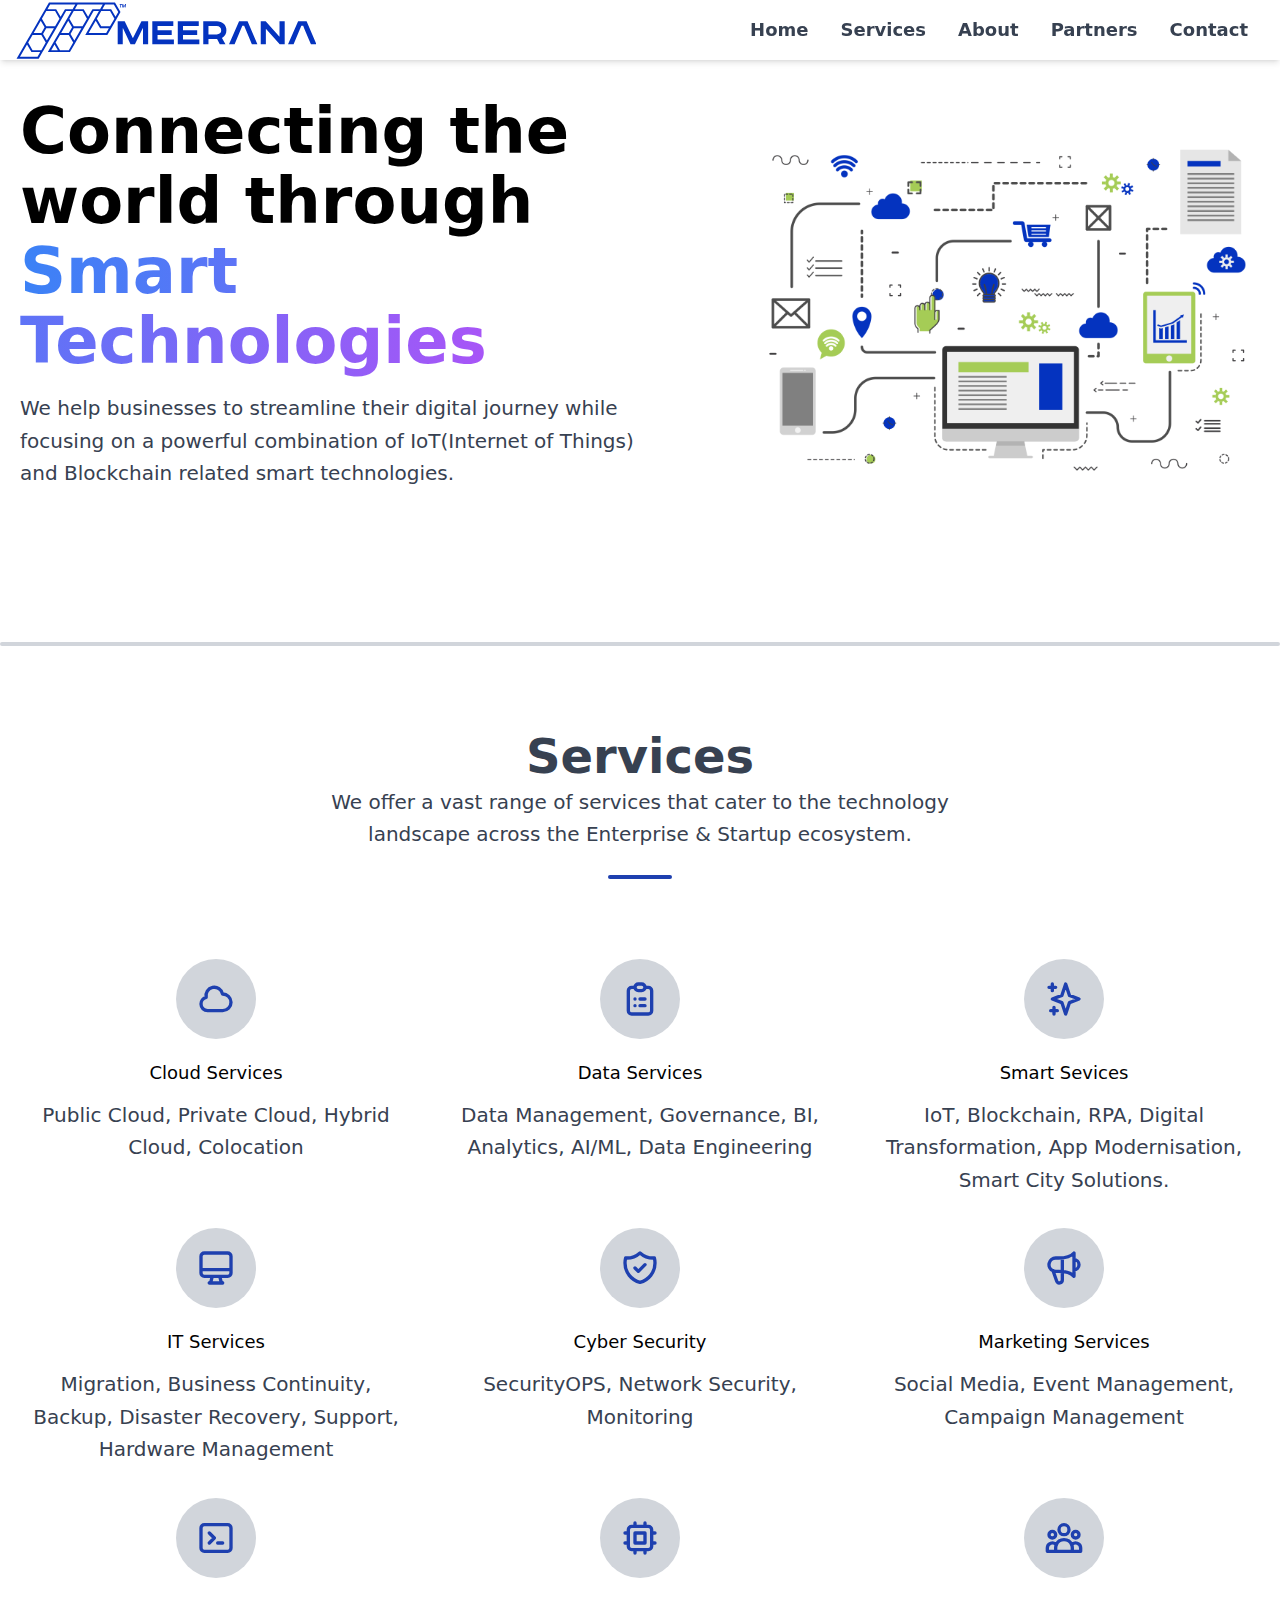
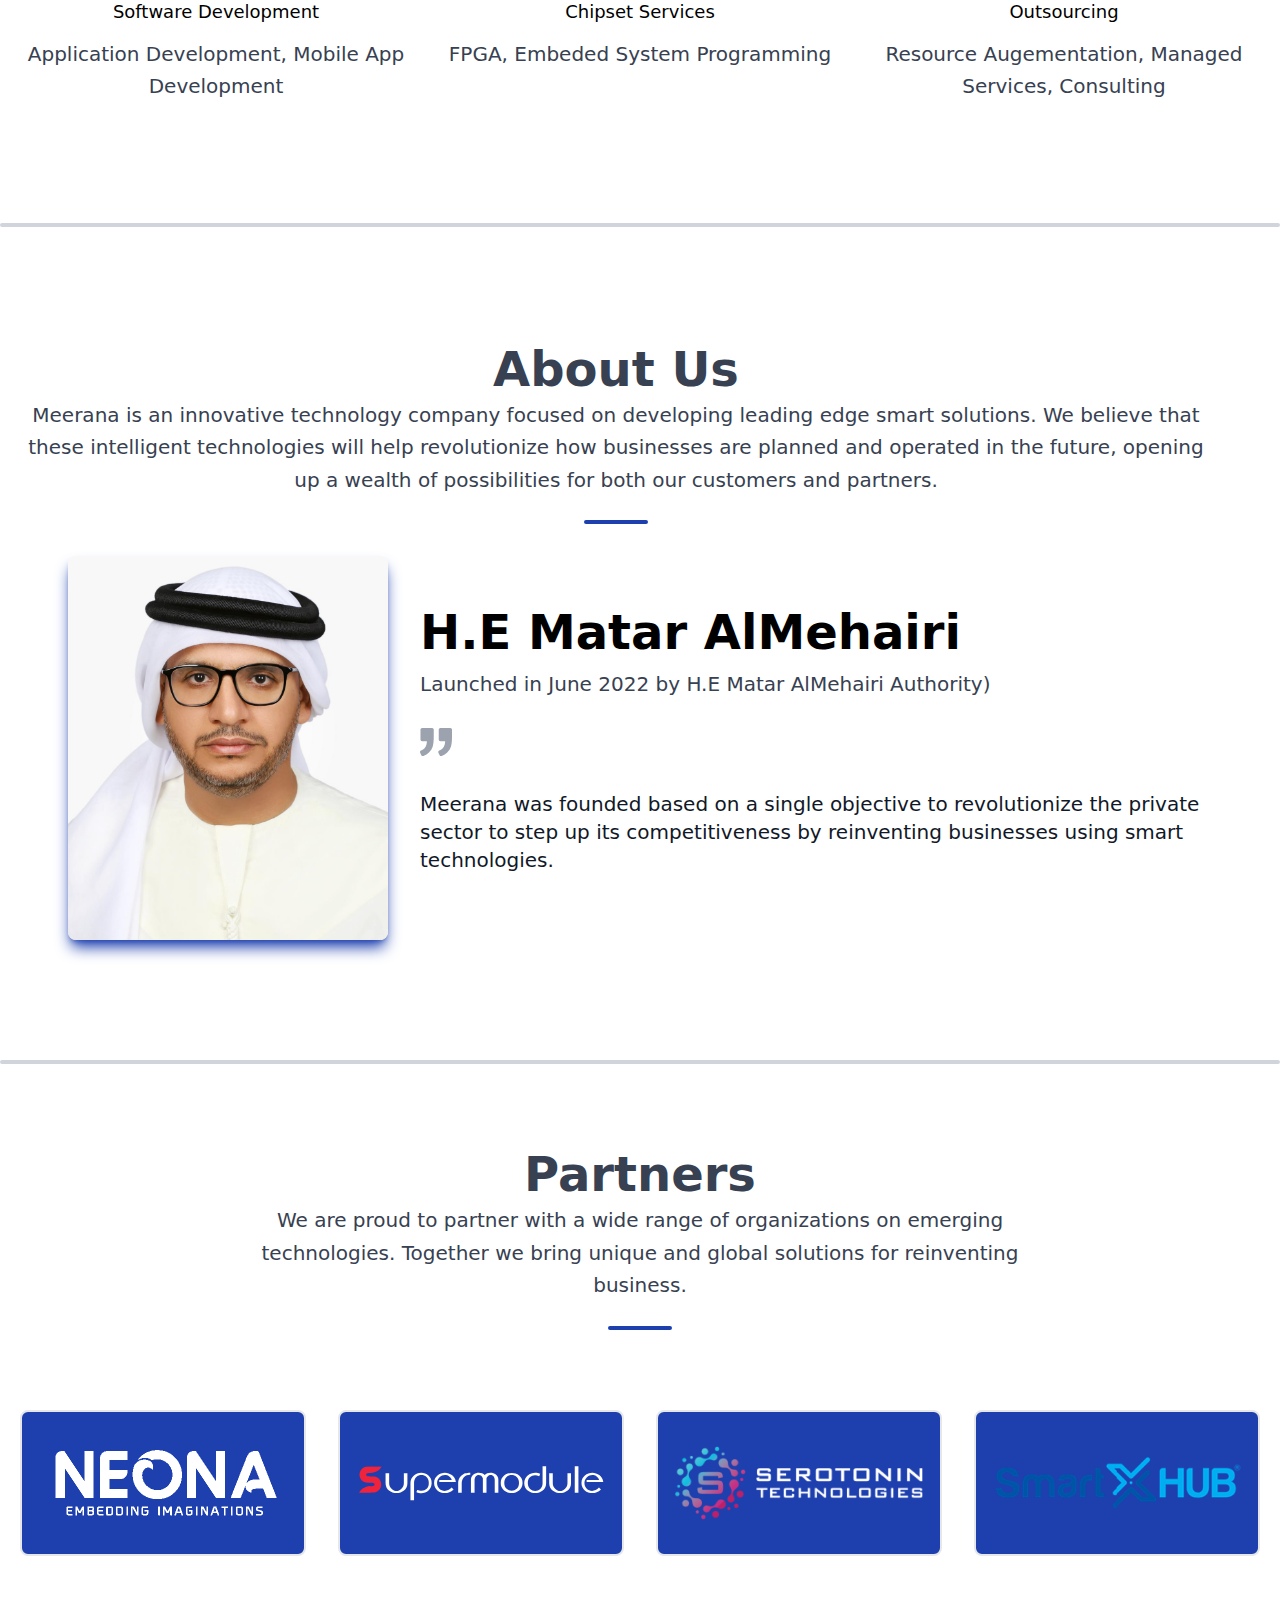
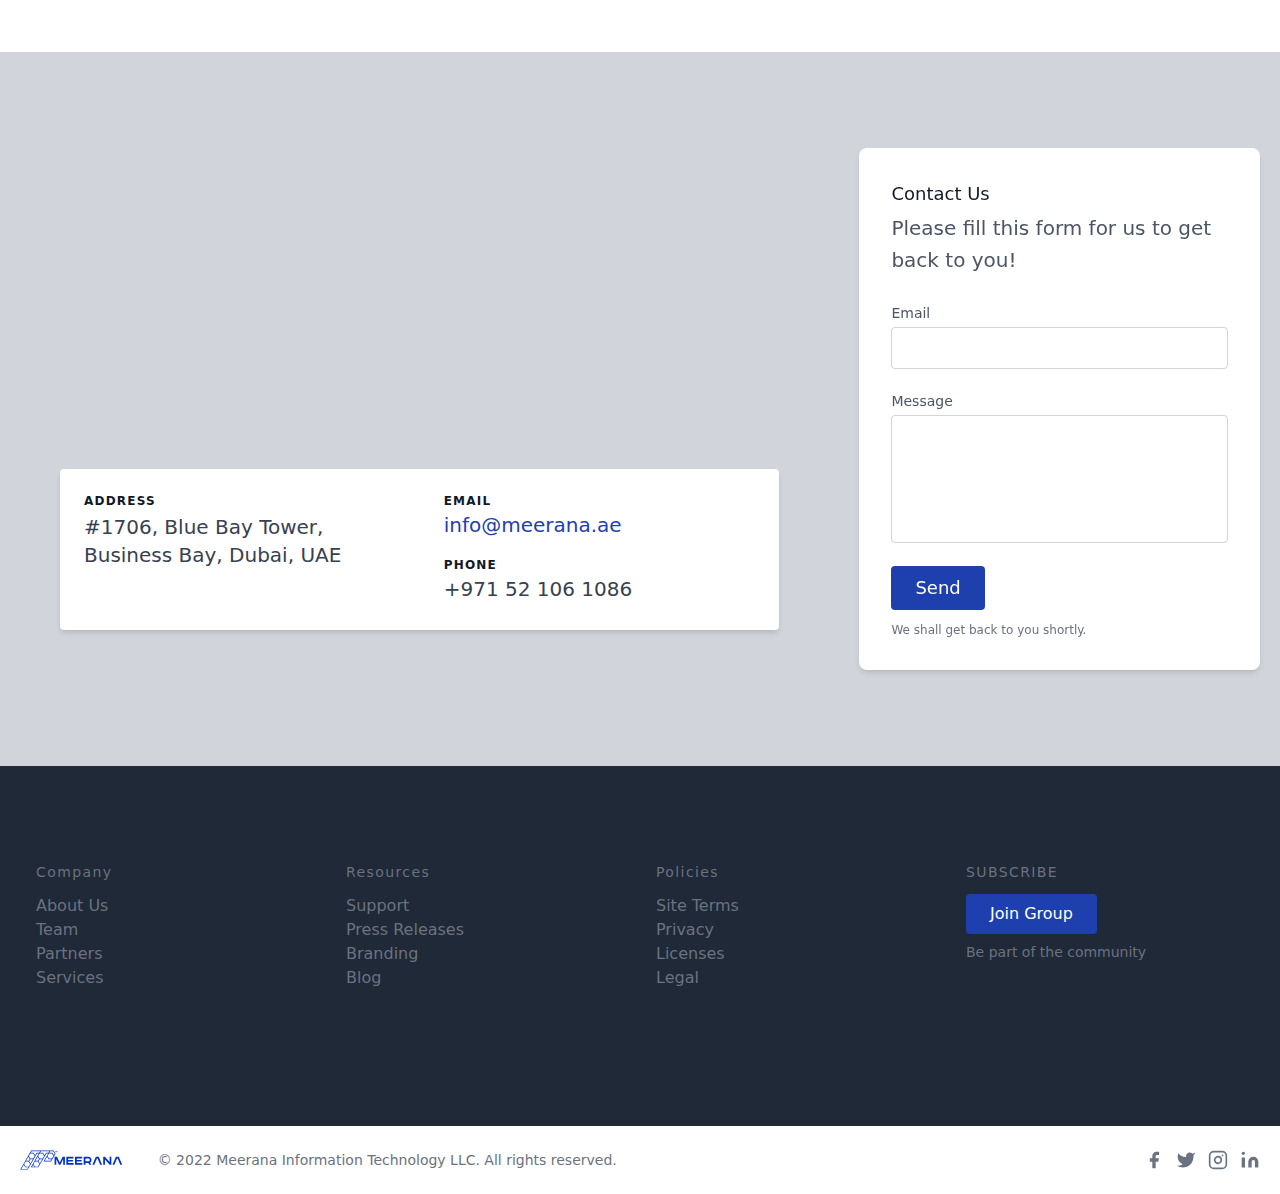
<file: staging_white/index.html>
<!doctype html>
<html class="scroll-smooth" lang="en">

<head>
  <meta charset="UTF-8">
  <meta name="viewport" content="width=device-width, initial-scale=1.0">
  <link rel="apple-touch-icon" sizes="57x57" href="./assets/images/favicon/apple-icon-57x57.png">
  <link rel="apple-touch-icon" sizes="60x60" href="./assets/images/favicon/apple-icon-60x60.png">
  <link rel="apple-touch-icon" sizes="72x72" href="./assets/images/favicon/apple-icon-72x72.png">
  <link rel="apple-touch-icon" sizes="76x76" href="./assets/images/favicon/apple-icon-76x76.png">
  <link rel="apple-touch-icon" sizes="114x114" href="./assets/images/favicon/apple-icon-114x114.png">
  <link rel="apple-touch-icon" sizes="120x120" href="./assets/images/favicon/apple-icon-120x120.png">
  <link rel="apple-touch-icon" sizes="144x144" href="./assets/images/favicon/apple-icon-144x144.png">
  <link rel="apple-touch-icon" sizes="152x152" href="./assets/images/favicon/apple-icon-152x152.png">
  <link rel="apple-touch-icon" sizes="180x180" href="./assets/images/favicon/apple-icon-180x180.png">
  <link rel="icon" type="image/png" sizes="192x192" href="./assets/images/favicon/android-icon-192x192.png">
  <link rel="icon" type="image/png" sizes="32x32" href="./assets/images/favicon/favicon-32x32.png">
  <link rel="icon" type="image/png" sizes="96x96" href="./assets/images/favicon/favicon-96x96.png">
  <link rel="icon" type="image/png" sizes="16x16" href="./assets/images/f">
  <link rel="manifest" href="./assets/images/favicon/manifest.json">
  <meta name="msapplication-TileColor" content="#ffffff">
  <meta name="msapplication-TileImage" content="./assets/images/favicon/ms-icon-144x144.png">
  <meta name="theme-color" content="#ffffff">
  <link href="./assets/styles/meerana.css" rel="stylesheet">


  <script src="https://www.google.com/recaptcha/api.js?render=6LcZfDshAAAAAGFwxddRRaQFTwNp0HDOb0U63XvW"></script>

  <!-- Global site tag (gtag.js) - Google Analytics -->
  <script async src="https://www.googletagmanager.com/gtag/js?id=G-94565W7HGT"></script>
  <script>
    window.dataLayer = window.dataLayer || [];
    function gtag() { dataLayer.push(arguments); }
    gtag('js', new Date());

    gtag('config', 'G-94565W7HGT');
  </script>
</head>
<!-- class="dark:bg-gray-800 dark:text-gray-200" -->

<body class="text-xl text-gray-700 bg-white">

  <header>
    <nav class="
         flex flex-wrap
         items-center
         justify-between
         w-full
         py-4
         md:py-0
         px-4
         fixed
         top-0
         z-10
         bg-white
         shadow-md
       
        
       ">
      <div>
        <a class="text-3xl font-extrabold" href="#">
          <img class="w-full" src="./assets/images/logos/logo_blue.svg">
        </a>
      </div>

      <svg xmlns="http://www.w3.org/2000/svg" id="menu-button" class="h-6 w-6 cursor-pointer md:hidden block"
        fill="none" viewBox="0 0 24 24" stroke="currentColor">
        <path stroke-linecap="round" stroke-linejoin="round" stroke-width="2" d="M4 6h16M4 12h16M4 18h16" />
      </svg>

      <div class="hidden w-full md:flex md:items-center md:w-auto" id="menu">
        <ul class="
             pt-4
             text-lg 
             font-semibold
             md:flex
             md:justify-between 
             md:pt-0">
          <li>
            <a class="md:p-4 py-2 block hover:text-blue-400 focus:text-blue-400" href="#">Home</a>
          </li>
          <li>
            <a class="md:p-4 py-2 block hover:text-blue-400 focus:text-blue-600" href="#features">Services</a>
          </li>
          <li>
            <a class="md:p-4 py-2 block hover:text-blue-400 focus:text-blue-600" href="#about">About</a>
          </li>
          <li>
            <a class="md:p-4 py-2 block hover:text-blue-400 focus:text-blue-600" href="#partners">Partners</a>
          </li>
          <li>
            <a class="md:p-4 py-2 block hover:text-blue-400 focus:text-blue-600" href="#contact">Contact</a>
          </li>
        </ul>

      </div>


    </nav>



  </header>

  <!-- 

    background-image: linear-gradient(
   180deg,
   #c5ffda 0%,
   rgba(62, 255, 84, 0) 100%
 );
  -->

  <section class=" body-font">
    <div class="container mx-auto flex px-5 py-24 md:flex-row flex-col items-center">
      <div
        class="lg:flex-grow md:w-1/2 lg:pr-24 md:pr-16 flex flex-col md:items-start md:text-left mb-16 md:mb-0 items-center text-center">
        <h1 class="title-font sm:text-[64px] text-[40px] mb-4 font-bold sm:leading-[70px] leading-[46px] text-black">
          Connecting the world through
          <br class="hidden lg:inline-block "><span
            class="bg-clip-text bg-gradient-to-r from-blue-500 to-purple-500 text-transparent">Smart Technologies</span>
        </h1>
        <p class="mb-8 leading-relaxed font-normal ">We help businesses to streamline their digital journey while
          focusing on a powerful combination of IoT(Internet of Things) and Blockchain related smart technologies.</p>
        <div class="flex justify-center">
          <!-- Testing
        <div class="relative">
          <input id="email3" class="text-gray-600 focus:ring-2 focus:ring-offset-2 focus:ring-indigo-700 dark:text-gray-400 focus:outline-none  dark:focus:border-indigo-700 dark:border-gray-700 dark:bg-gray-800 bg-white font-normal  flex items-center px-6 py-2 text-sm border-gray-300 rounded- border shadow" placeholder="Placeholder" />     
        </div>
        -->
        </div>
      </div>
      <div class="lg:max-w-lg lg:w-full md:w-1/2 w-5/6">
        <img class="object-cover object-center rounded" alt="hero" src="./assets/images/hero_blue.png">
      </div>
    </div>
  </section>

  <!-- Services Section-->
  <div class="flex mt-6 justify-center">
    <div class="w-full h-1 rounded-full bg-gray-300 inline-flex"></div>
  </div>

  <section id="features" class="body-font">
    <div class="container px-5 py-24 mx-auto">
      <div class="text-center mb-20">
        <h1 class="sm:text-[48px] text-[30px] font-bold mb-4">Services</h1>
        <p class="leading-relaxed xl:w-2/4 lg:w-3/4 mx-auto ">We offer a vast range of services
          that cater to the technology landscape across the Enterprise & Startup ecosystem.
        </p>
        <div class="flex mt-6 justify-center">
          <div class="w-16 h-1 rounded-full bg-blue-800 inline-flex"></div>
        </div>
      </div>
      <div class="flex flex-wrap sm:-m-4 -mx-4 -mb-10 -mt-4 md:space-y-0 space-y-6">
        <div class="p-4 md:w-1/3 w-full flex flex-col text-center items-center">
          <div
            class="w-20 h-20 inline-flex items-center justify-center rounded-full bg-gray-300 text-blue-800 mb-5 flex-shrink-0">
            <svg fill="none" stroke="currentColor" stroke-linecap="round" stroke-linejoin="round" stroke-width="2"
              class="w-10 h-10" viewBox="0 0 24 24">
              <path stroke-linecap="round" stroke-linejoin="round"
                d="M3 15a4 4 0 004 4h9a5 5 0 10-.1-9.999 5.002 5.002 0 10-9.78 2.096A4.001 4.001 0 003 15z" />

            </svg>
          </div>
          <div class="flex-grow">
            <h2 class="text-black text-lg title-font font-medium mb-3">Cloud Services</h2>
            <p class="leading-relaxed ">Public Cloud, Private Cloud, Hybrid Cloud, Colocation </p>

          </div>
        </div>
        <div class="p-4 md:w-1/3  w-full flex flex-col text-center items-center">
          <div
            class="w-20 h-20 inline-flex items-center justify-center rounded-full bg-gray-300 text-blue-800 mb-5 flex-shrink-0">
            <svg fill="none" stroke="currentColor" stroke-linecap="round" stroke-linejoin="round" stroke-width="2"
              class="w-10 h-10" viewBox="0 0 24 24">

              <path stroke-linecap="round" stroke-linejoin="round"
                d="M9 5H7a2 2 0 00-2 2v12a2 2 0 002 2h10a2 2 0 002-2V7a2 2 0 00-2-2h-2M9 5a2 2 0 002 2h2a2 2 0 002-2M9 5a2 2 0 012-2h2a2 2 0 012 2m-3 7h3m-3 4h3m-6-4h.01M9 16h.01" />

            </svg>
          </div>
          <div class="flex-grow">
            <h2 class="text-black text-lg title-font font-medium mb-3">Data Services</h2>
            <p class="leading-relaxed ">Data Management, Governance, BI, Analytics, AI/ML, Data Engineering</p>

          </div>
        </div>
        <div class="p-4 md:w-1/3 w-full flex flex-col text-center items-center">
          <div
            class="w-20 h-20 inline-flex items-center justify-center rounded-full bg-gray-300 text-blue-800 mb-5 flex-shrink-0">
            <svg fill="none" stroke="currentColor" stroke-linecap="round" stroke-linejoin="round" stroke-width="2"
              class="w-10 h-10" viewBox="0 0 24 24">
              <path stroke-linecap="round" stroke-linejoin="round"
                d="M5 3v4M3 5h4M6 17v4m-2-2h4m5-16l2.286 6.857L21 12l-5.714 2.143L13 21l-2.286-6.857L5 12l5.714-2.143L13 3z" />

            </svg>
          </div>
          <div class="flex-grow">
            <h2 class="text-black text-lg title-font font-medium mb-3">Smart Sevices</h2>
            <p class="leading-relaxed ">IoT, Blockchain, RPA, Digital Transformation, App Modernisation, Smart
              City Solutions.</p>

          </div>
        </div>
        <div class="p-4 md:w-1/3  w-full flex flex-col text-center items-center">
          <div
            class="w-20 h-20 inline-flex items-center justify-center rounded-full bg-gray-300 text-blue-800 mb-5 flex-shrink-0">
            <svg fill="none" stroke="currentColor" stroke-linecap="round" stroke-linejoin="round" stroke-width="2"
              class="w-10 h-10" viewBox="0 0 24 24">
              <path stroke-linecap="round" stroke-linejoin="round"
                d="M9.75 17L9 20l-1 1h8l-1-1-.75-3M3 13h18M5 17h14a2 2 0 002-2V5a2 2 0 00-2-2H5a2 2 0 00-2 2v10a2 2 0 002 2z" />

            </svg>
          </div>
          <div class="flex-grow">
            <h2 class="text-black text-lg title-font font-medium mb-3">IT Services</h2>
            <p class="leading-relaxed ">Migration, Business Continuity, Backup, Disaster Recovery, Support,
              Hardware Management</p>
          </div>
        </div>
        <div class="p-4 md:w-1/3 w-full flex flex-col text-center items-center">
          <div
            class="w-20 h-20 inline-flex items-center justify-center rounded-full bg-gray-300 text-blue-800 mb-5 flex-shrink-0">
            <svg fill="none" stroke="currentColor" stroke-linecap="round" stroke-linejoin="round" stroke-width="2"
              class="w-10 h-10" viewBox="0 0 24 24">
              <path stroke-linecap="round" stroke-linejoin="round"
                d="M9 12l2 2 4-4m5.618-4.016A11.955 11.955 0 0112 2.944a11.955 11.955 0 01-8.618 3.04A12.02 12.02 0 003 9c0 5.591 3.824 10.29 9 11.622 5.176-1.332 9-6.03 9-11.622 0-1.042-.133-2.052-.382-3.016z" />

            </svg>
          </div>
          <div class="flex-grow">
            <h2 class="text-black text-lg title-font font-medium mb-3">Cyber Security</h2>
            <p class="leading-relaxed ">SecurityOPS, Network Security, Monitoring</p>
          </div>
        </div>
        <div class="p-4 md:w-1/3 w-full flex flex-col text-center items-center">
          <div
            class="w-20 h-20 inline-flex items-center justify-center rounded-full bg-gray-300 text-blue-800 mb-5 flex-shrink-0">
            <svg fill="none" stroke="currentColor" stroke-linecap="round" stroke-linejoin="round" stroke-width="2"
              class="w-10 h-10" viewBox="0 0 24 24">
              <path stroke-linecap="round" stroke-linejoin="round"
                d="M11 5.882V19.24a1.76 1.76 0 01-3.417.592l-2.147-6.15M18 13a3 3 0 100-6M5.436 13.683A4.001 4.001 0 017 6h1.832c4.1 0 7.625-1.234 9.168-3v14c-1.543-1.766-5.067-3-9.168-3H7a3.988 3.988 0 01-1.564-.317z" />

            </svg>
          </div>
          <div class="flex-grow">
            <h2 class="text-black text-lg title-font font-medium mb-3">Marketing Services</h2>
            <p class="leading-relaxed ">Social Media, Event Management, Campaign Management</p>

          </div>
        </div>
        <div class="p-4 md:w-1/3 w-full flex flex-col text-center items-center">
          <div
            class="w-20 h-20 inline-flex items-center justify-center rounded-full bg-gray-300 text-blue-800 mb-5 flex-shrink-0">
            <svg fill="none" stroke="currentColor" stroke-linecap="round" stroke-linejoin="round" stroke-width="2"
              class="w-10 h-10" viewBox="0 0 24 24">
              <path stroke-linecap="round" stroke-linejoin="round"
                d="M8 9l3 3-3 3m5 0h3M5 20h14a2 2 0 002-2V6a2 2 0 00-2-2H5a2 2 0 00-2 2v12a2 2 0 002 2z" />

            </svg>
          </div>
          <div class="flex-grow">
            <h2 class="text-black text-lg title-font font-medium mb-3">Software Development</h2>
            <p class="leading-relaxed ">Application Development, Mobile App Development</p>

          </div>
        </div>
        <div class="p-4 md:w-1/3 w-full flex flex-col text-center items-center">
          <div
            class="w-20 h-20 inline-flex items-center justify-center rounded-full bg-gray-300 text-blue-800 mb-5 flex-shrink-0">
            <svg fill="none" stroke="currentColor" stroke-linecap="round" stroke-linejoin="round" stroke-width="2"
              class="w-10 h-10" viewBox="0 0 24 24">
              <path stroke-linecap="round" stroke-linejoin="round"
                d="M9 3v2m6-2v2M9 19v2m6-2v2M5 9H3m2 6H3m18-6h-2m2 6h-2M7 19h10a2 2 0 002-2V7a2 2 0 00-2-2H7a2 2 0 00-2 2v10a2 2 0 002 2zM9 9h6v6H9V9z" />

            </svg>
          </div>
          <div class="flex-grow">
            <h2 class="text-black text-lg title-font font-medium mb-3">Chipset Services</h2>
            <p class="leading-relaxed ">FPGA, Embeded System Programming</p>

          </div>
        </div>
        <div class="p-4 md:w-1/3  w-full flex flex-col text-center items-center">
          <div
            class="w-20 h-20 inline-flex items-center justify-center rounded-full bg-gray-300 text-blue-800 mb-5 flex-shrink-0">
            <svg fill="none" stroke="currentColor" stroke-linecap="round" stroke-linejoin="round" stroke-width="2"
              class="w-10 h-10" viewBox="0 0 24 24">
              <path stroke-linecap="round" stroke-linejoin="round"
                d="M17 20h5v-2a3 3 0 00-5.356-1.857M17 20H7m10 0v-2c0-.656-.126-1.283-.356-1.857M7 20H2v-2a3 3 0 015.356-1.857M7 20v-2c0-.656.126-1.283.356-1.857m0 0a5.002 5.002 0 019.288 0M15 7a3 3 0 11-6 0 3 3 0 016 0zm6 3a2 2 0 11-4 0 2 2 0 014 0zM7 10a2 2 0 11-4 0 2 2 0 014 0z" />

            </svg>
          </div>
          <div class="flex-grow">
            <h2 class="text-black text-lg title-font font-medium mb-3">Outsourcing</h2>
            <p class="leading-relaxed">Resource Augementation, Managed Services, Consulting</p>

          </div>
        </div>
      </div>
    </div>
  </section>

  <div class="flex mt-6 justify-center">
    <div class="w-full h-1 rounded-full bg-gray-300 inline-flex"></div>
  </div>

  <!-- About Us Section -->


  <section id="about" class=" body-font">
    <div class="container flex flex-wrap px-5 py-24 mx-auto items-center">
      <div class=" md:pr-12 md:py-8 text-center md:border-b-0 mb-10 md:mb-0 pb-10 border-b border-gray-200">
        <h1 class="sm:text-[48px] text-[30px] font-bold  mb-4 ">About Us</h1>
        <p class="leading-relaxed ">Meerana is an innovative technology company focused on developing
          leading edge smart solutions. We believe that these intelligent technologies will help revolutionize how
          businesses are planned and operated in the future, opening up a wealth of possibilities for both our customers
          and partners.</p>
        <div class="flex mt-6 justify-center">
          <div class="w-16 h-1 rounded-full bg-blue-800 inline-flex"></div>
        </div>
        <!-- <a class="text-blue-800 inline-flex items-center mt-4">Learn More
          <svg fill="none" stroke="currentColor" stroke-linecap="round" stroke-linejoin="round" stroke-width="2"
            class="w-4 h-4 ml-2" viewBox="0 0 24 24">
            <path d="M5 12h14M12 5l7 7-7 7"></path>
          </svg>
        </a>-->
      </div>
      <div class="flex flex-col  md:pl-12">
        <div
          class="h-full flex sm:flex-row flex-col items-center sm:justify-start justify-center text-center sm:text-left">
          <img alt="team"
            class="flex-shrink-0 shadow-lg shadow-blue-800 rounded-lg w-80 h-96 object-cover object-center sm:mb-0 mb-4"
            src="./assets/images/matar.jpeg">
          <div class="flex-grow sm:pl-8">
            <h2
              class="sm:text-[48px] text-[30px] font-bold text-lg text-black sm:leading-[52px] leading-[36px] xs:tracking-[-0.5%] tracking-[-0.25%]">
              H.E Matar AlMehairi</h2>
            <h3 class=" mb-3"></h3>
            <p class="mb-4">Launched in June 2022 by H.E Matar AlMehairi
              Authority)
              <br>
              <br><svg xmlns="http://www.w3.org/2000/svg" fill="currentColor"
                class="inline-block w-8 h-8 text-gray-400 mb-8" viewBox="0 0 975.036 975.036">
                <path
                  d="M925.036 57.197h-304c-27.6 0-50 22.4-50 50v304c0 27.601 22.4 50 50 50h145.5c-1.9 79.601-20.4 143.3-55.4 191.2-27.6 37.8-69.399 69.1-125.3 93.8-25.7 11.3-36.8 41.7-24.8 67.101l36 76c11.6 24.399 40.3 35.1 65.1 24.399 66.2-28.6 122.101-64.8 167.7-108.8 55.601-53.7 93.7-114.3 114.3-181.9 20.601-67.6 30.9-159.8 30.9-276.8v-239c0-27.599-22.401-50-50-50zM106.036 913.497c65.4-28.5 121-64.699 166.9-108.6 56.1-53.7 94.4-114.1 115-181.2 20.6-67.1 30.899-159.6 30.899-277.5v-239c0-27.6-22.399-50-50-50h-304c-27.6 0-50 22.4-50 50v304c0 27.601 22.4 50 50 50h145.5c-1.9 79.601-20.4 143.3-55.4 191.2-27.6 37.8-69.4 69.1-125.3 93.8-25.7 11.3-36.8 41.7-24.8 67.101l35.9 75.8c11.601 24.399 40.501 35.2 65.301 24.399z">
                </path>
              </svg><br><span class="text-bold text-gray-900">Meerana was founded based on a single objective to
                revolutionize the private sector to step up its
                competitiveness by reinventing businesses using smart technologies.</span>
            </p>

          </div>
        </div>

      </div>
    </div>
  </section>


  <div class="flex mt-6 justify-center">
    <div class="w-full h-1 rounded-full bg-gray-300 inline-flex"></div>
  </div>

  <!-- Partners -->
  <section id="partners" class=" body-font">
    <div class="container px-5 py-24 mx-auto">
      <div class="flex flex-col text-center w-full mb-20">
        <h1 class="sm:text-[48px] text-[30px] font-bold mb-4">Partners</h1>
        <p class="lg:w-2/3 mx-auto leading-relaxed ">We are proud to partner with a wide range of organizations
          on emerging technologies. Together we bring unique and global solutions for reinventing business.</p>
        <div class="flex mt-6 justify-center">
          <div class="w-16 h-1 rounded-full bg-blue-800 inline-flex"></div>
        </div>
      </div>
      <div class="flex flex-wrap -m-4 text-center">
        <div class="p-4 md:w-1/4 sm:w-1/2 w-full">
          <div class="border-2 border-gray-200 bg-blue-800 px-4 py-6 rounded-lg">
            <img src="./assets/images/logos/neona.png">
            <!--   <h2 class="title-font font-medium text-3xl text-gray-900">NEONAX</h2>
            <p class="leading-relaxed">Fueling Digital Growth</p> -->
          </div>
        </div>
        <div class="p-4 md:w-1/4 sm:w-1/2 w-full">
          <div class="border-2 border-gray-200 px-4 py-6 bg-blue-800 rounded-lg">
            <img src="./assets/images/logos/supermodule_white.svg">

          </div>
        </div>
        <div class="p-4 md:w-1/4 sm:w-1/2 w-full">
          <div class="border-2 border-gray-200 px-4 py-6 bg-blue-800 rounded-lg">
            <img src="./assets/images/logos/serotonin_tech.png">

          </div>
        </div>
        <div class="p-4 md:w-1/4 sm:w-1/2 w-full">
          <div class="border-2 border-gray-200 px-4 py-6 bg-blue-800 rounded-lg">
            <img src="./assets/images/logos/smartxhub.png">

          </div>
        </div>
      </div>
    </div>
  </section>

  <!-- Contact Us -->



  <section id="contact" class=" body-font relative">
    <div class="container px-5 py-24 mx-auto flex sm:flex-nowrap flex-wrap">
      <div class="absolute inset-0 bg-gray-300">
        <iframe width="100%" height="100%" class="absolute inset-0" frameborder="0" title="map" marginheight="0"
          marginwidth="0" scrolling="no" style="filter: grayscale(1) contrast(1.2) opacity(0.4);"
          src="https://www.google.com/maps/embed?pb=!1m18!1m12!1m3!1d3610.4571700253446!2d55.270309499999996!3d25.1878007!2m3!1f0!2f0!3f0!3m2!1i1024!2i768!4f13.1!3m3!1m2!1s0x3e5f682d263316db%3A0xce83e1d4eee0c20b!2sBlue%20Bay%20Tower!5e0!3m2!1sen!2sae!4v1656851691423!5m2!1sen!2sae"
          width="600" height="450" style="border:0;" allowfullscreen="" loading="lazy"
          referrerpolicy="no-referrer-when-downgrade"></iframe>

      </div>
      <div class="lg:w-2/3 md:w-1/2  rounded-lg overflow-hidden sm:mr-10 p-10 flex items-end justify-start relative">
        <!-- <iframe width="100%" height="100%" class="absolute inset-0" frameborder="0" title="map" marginheight="0"
          marginwidth="0" scrolling="no"
          src="https://maps.google.com/maps?width=100%&height=600&hl=en&q=%C4%B0zmir+(My%20Business%20Name)&ie=UTF8&t=&z=14&iwloc=B&output=embed"
          style="filter: grayscale(1) contrast(1.2) opacity(0.4);"></iframe> -->

        <div class="bg-white relative flex flex-wrap py-6 rounded shadow-md">
          <div class="lg:w-1/2 px-6">
            <h2 class="title-font font-semibold text-gray-900 tracking-widest text-xs">ADDRESS</h2>
            <p class="mt-1">#1706, Blue Bay Tower, Business Bay, Dubai, UAE</p>
          </div>
          <div class="lg:w-1/2 px-6 mt-4 lg:mt-0">
            <h2 class="title-font font-semibold text-gray-900 tracking-widest text-xs">EMAIL</h2>
            <a class="text-blue-800 leading-relaxed">info@meerana.ae</a>
            <h2 class="title-font font-semibold text-gray-900 tracking-widest text-xs mt-4">PHONE</h2>
            <p class="leading-relaxed">+971 52 106 1086</p>
          </div>
        </div>
      </div>
      <div id="contact-us"
        class="lg:w-1/3 md:w-1/2 bg-white rounded-lg p-8 flex flex-col md:ml-auto w-full mt-10 md:mt-0 relative z-10 shadow-md">
        <form name="submit2g" id="submit2g">
          <h2 class="text-gray-900 text-lg mb-1 font-medium title-font">Contact Us</h2>
          <p class="leading-relaxed mb-5 text-gray-600">Please fill this form for us to get back to you!</p>
          <div class="relative mb-4">
            <label for="email" class="leading-7 text-sm text-gray-600">Email</label>
            <input type="email" id="email" name="email"
              class="w-full bg-white rounded border border-gray-300 focus:border-red-500 focus:ring-2 focus:ring-red-200 text-base outline-none text-gray-700 py-1 px-3 leading-8 transition-colors duration-200 ease-in-out" required>
          </div>
          <div class="relative mb-4">
            <label for="message" class="leading-7 text-sm text-gray-600">Message</label>
            <textarea id="message" name="message"
              class="w-full bg-white rounded border border-gray-300 focus:border-red-500 focus:ring-2 focus:ring-red-200 h-32 text-base outline-none text-gray-700 py-1 px-3 resize-none leading-6 transition-colors duration-200 ease-in-out" required></textarea>
            <input type="hidden" name="tokenF" id="tokenF">
          </div>
          <button type="submit" id="send"
            class="text-white bg-blue-800 border-0 py-2 px-6 focus:outline-none hover:bg-blue-600 rounded text-lg">Send</button>
          <p class="text-xs text-gray-500 mt-3">We shall get back to you shortly.
          </p>
        </form>
      </div>

    </div>
  </section>

  <!-- Alert section start -->
  <!--
  <div id="mainAlert" class="text-center py-4 lg:px-4  my-14">
    <div class="p-2 bg-indigo-800 items-center text-indigo-100 leading-none lg:rounded-full flex lg:inline-flex" role="alert">
      <span class="flex rounded-full bg-indigo-500 uppercase px-2 py-1 text-xs font-bold mr-3">New</span>
      <span class="font-semibold mr-2 text-left flex-auto"></span>
      <svg class="fill-current opacity-75 h-4 w-4" xmlns="http://www.w3.org/2000/svg" viewBox="0 0 20 20"><path d="M12.95 10.707l.707-.707L8 4.343 6.586 5.757 10.828 10l-4.242 4.243L8 15.657l4.95-4.95z"/></svg>
     
        <svg class="fill-current h-6 w-6 text-red-500" role="button" onclick="closeAlert('mainAlert')" xmlns="http://www.w3.org/2000/svg" viewBox="0 0 20 20"><title>Close</title><path d="M14.348 14.849a1.2 1.2 0 0 1-1.697 0L10 11.819l-2.651 3.029a1.2 1.2 0 1 1-1.697-1.697l2.758-3.15-2.759-3.152a1.2 1.2 0 1 1 1.697-1.697L10 8.183l2.651-3.031a1.2 1.2 0 1 1 1.697 1.697l-2.758 3.152 2.758 3.15a1.2 1.2 0 0 1 0 1.698z"/></svg>
     
    </div>
  </div>
  -->
  <!-- Alert section end -->

  <!--Hero Section start-->

  <footer class="bg-gray-800 text-gray-500 body-font text-base">
    <div class="container px-5 py-24 mx-auto">
      <div class="flex flex-wrap md:text-left text-center order-first">
        <div class="lg:w-1/4 md:w-1/2 w-full px-4">
          <h2 class="title-font font-medium tracking-widest text-sm mb-3">Company</h2>
          <nav class="list-none mb-10">
            <li>
              <a class=" hover:text-blue-800">About Us</a>
            </li>
            <li>
              <a class="hover:text-blue-800">Team</a>
            </li>
            <li>
              <a class="hover:text-blue-800">Partners</a>
            </li>
            <li>
              <a class="hover:text-blue-800">Services</a>
            </li>
          </nav>
        </div>
        <div class="lg:w-1/4 md:w-1/2 w-full px-4">
          <h2 class="title-font font-medium tracking-widest text-sm mb-3">Resources</h2>
          <nav class="list-none mb-10">
            <li>
              <a class="hover:text-blue-800">Support</a>
            </li>
            <li>
              <a class="hover:text-blue-800">Press Releases</a>
            </li>
            <li>
              <a class="hover:text-blue-800">Branding</a>
            </li>
            <li>
              <a class="hover:text-blue-800">Blog</a>
            </li>
          </nav>
        </div>
        <div class="lg:w-1/4 md:w-1/2 w-full px-4">
          <h2 class="title-font font-medium tracking-widest text-sm mb-3">Policies</h2>
          <nav class="list-none mb-10">
            <li>
              <a class="hover:text-blue-800">Site Terms</a>
            </li>
            <li>
              <a class="hover:text-blue-800">Privacy</a>
            </li>
            <li>
              <a class="hover:text-blue-800">Licenses</a>
            </li>
            <li>
              <a class="hover:text-blue-800">Legal</a>
            </li>
          </nav>
        </div>
        <div class="lg:w-1/4 md:w-1/2 w-full px-4">
          <h2 class="title-font font-medium tracking-widest text-sm mb-3">SUBSCRIBE</h2>
          <div
            class="flex xl:flex-nowrap md:flex-nowrap lg:flex-wrap flex-wrap justify-center items-end md:justify-start">
            <div class="relative w-40 sm:w-auto xl:mr-4 lg:mr-0 sm:mr-4 mr-2">
              <button
                class="w-full lg:mt-2 xl:mt-0 flex-shrink-0 inline-flex text-white bg-blue-800 border-0 py-2 px-6 focus:outline-none hover:bg-blue-600 rounded content-center"
                onclick="location.href='https://groups.google.com/g/meerana-subscription'">Join Group</button>
            </div>
          </div>
          <p class="text-gray-500 text-sm mt-2 md:text-left text-center">Be part of the community
          </p>
        </div>
      </div>
    </div>
    <div class="bg-white">
      <div class="container px-5 py-6 mx-auto flex items-center sm:flex-row flex-col">
        <a class="flex title-font font-medium items-center md:justify-start justify-center text-gray-900">
          <img class="h-5" src="./assets/images/logos/logo_blue.svg">
          <span class="ml-3 text-xl"></span>
        </a>
        <p class="text-sm text-gray-500 sm:ml-6 sm:mt-0 mt-4">© 2022 Meerana Information Technology LLC. All rights
          reserved.
      <!--  <a href="https://twitter.com/vyvakz" rel="noopener noreferrer" class="text-gray-600 ml-1"
            target="_blank">@vyvakz</a> -->
        </p>
        <span class="inline-flex sm:ml-auto sm:mt-0 mt-4 justify-center sm:justify-start">
          <a class="text-gray-500 hover:text-blue-800"
            href="https://www.facebook.com/Meerana-Technologies-103202952444041">
            <svg fill="currentColor" stroke-linecap="round" stroke-linejoin="round" stroke-width="2" class="w-5 h-5"
              viewBox="0 0 24 24">
              <path d="M18 2h-3a5 5 0 00-5 5v3H7v4h3v8h4v-8h3l1-4h-4V7a1 1 0 011-1h3z"></path>
            </svg>
          </a>
          <a class="ml-3 text-gray-500 hover:text-blue-800" href="https://twitter.com/MeeranaTech">
            <svg fill="currentColor" stroke-linecap="round" stroke-linejoin="round" stroke-width="2" class="w-5 h-5"
              viewBox="0 0 24 24">
              <path
                d="M23 3a10.9 10.9 0 01-3.14 1.53 4.48 4.48 0 00-7.86 3v1A10.66 10.66 0 013 4s-4 9 5 13a11.64 11.64 0 01-7 2c9 5 20 0 20-11.5a4.5 4.5 0 00-.08-.83A7.72 7.72 0 0023 3z">
              </path>
            </svg>
          </a>
          <a class="ml-3 text-gray-500 hover:text-blue-800" href="https://www.instagram.com/meerana.technologies/">
            <svg fill="none" stroke="currentColor" stroke-linecap="round" stroke-linejoin="round" stroke-width="2"
              class="w-5 h-5" viewBox="0 0 24 24">
              <rect width="20" height="20" x="2" y="2" rx="5" ry="5"></rect>
              <path d="M16 11.37A4 4 0 1112.63 8 4 4 0 0116 11.37zm1.5-4.87h.01"></path>
            </svg>
          </a>
          <a class="ml-3 text-gray-500 hover:text-blue-800">
            <svg fill="currentColor" stroke="currentColor" stroke-linecap="round" stroke-linejoin="round"
              stroke-width="0" class="w-5 h-5" viewBox="0 0 24 24">
              <path stroke="none"
                d="M16 8a6 6 0 016 6v7h-4v-7a2 2 0 00-2-2 2 2 0 00-2 2v7h-4v-7a6 6 0 016-6zM2 9h4v12H2z"></path>
              <circle cx="4" cy="4" r="2" stroke="none"></circle>
            </svg>
          </a>
        </span>
      </div>
    </div>
  </footer>

  <script>



    function closeAlert(id) {
      let element = document.getElementById(id);
      element.remove();
    }
    const button = document.querySelector('#menu-button');
    const menu = document.querySelector('#menu');


    button.addEventListener('click', () => {
      menu.classList.toggle('hidden');
    });

    //Recaptcha
    grecaptcha.ready(function () {
      grecaptcha.execute('6LcZfDshAAAAAGFwxddRRaQFTwNp0HDOb0U63XvW', { action: 'submit' }).then(function (token) {
        // Add your logic to submit to your backend server here.

        console.log('TOKEN', token);
        document.getElementById('tokenF').value = token;
      });
    });


    const scriptURL = 'https://script.google.com/macros/s/AKfycbwtzvCeL5txG8tWbcuMJG4C3GYw0BOJuMUnWuWb1siiEuqviyEzmheKW-Vy7x8FpoNZdw/exec';
    const form = document.forms['submit2g'];

    form.addEventListener('submit', e => {
      document.getElementById('send').disabled = true;
      e.preventDefault();


      fetch(scriptURL, { method: 'POST', body: new FormData(form) })
        .then(response => response.json().then(data => ({ data: data, status: response.status })).then(res => { console.log('DATA:', ('email exist' == res.data.error) ? document.getElementById('contact-us').innerHTML = "<div class='text-base font-semibold p-2 items-center bg-red-500 text-indigo-100 leading-none lg:rounded-full flex lg:inline-flex' role='alert'><span class='flex rounded-full bg-red-500 uppercase px-2 py-1 text-xs font-bold mr-3'>Oops</span><span class='mr-2 text-left flex-auto'>Your email is already with us! Our team will revert to you shortly.</span></div>" : document.getElementById('contact-us').innerHTML = "<div class='text-base font-semibold p-2 items-center bg-green-600 text-indigo-100 leading-none lg:rounded-full flex lg:inline-flex' role='alert'><span class='flex rounded-full bg-green-900 uppercase px-2 py-1 text-xs font-bold mr-''>Success</span><span class=' mr-2 text-left flex-auto'>Thank you for reachin out. <br>Our team shall revert to you shortly</span></div>") }))
        .catch(error => console.error('Error!', document.getElementById('contact-us').innerHTML = "<div class='text-base font-semibold p-2 items-center bg-red-500 text-indigo-100 leading-none lg:rounded-full flex lg:inline-flex' role='alert'><span class='flex rounded-full bg-red-500 uppercase px-2 py-1 text-xs font-bold mr-3'>ERROR</span><span class=' mr-2 text-left flex-auto'>Something went wrong! While we are on it you may write to us at  - <a class='bg-dmenu' href='mailto:info@meerana.ae'>info@meerana.ae</a></span></div>"))


    })
  </script>

</body>

</html>
</file>
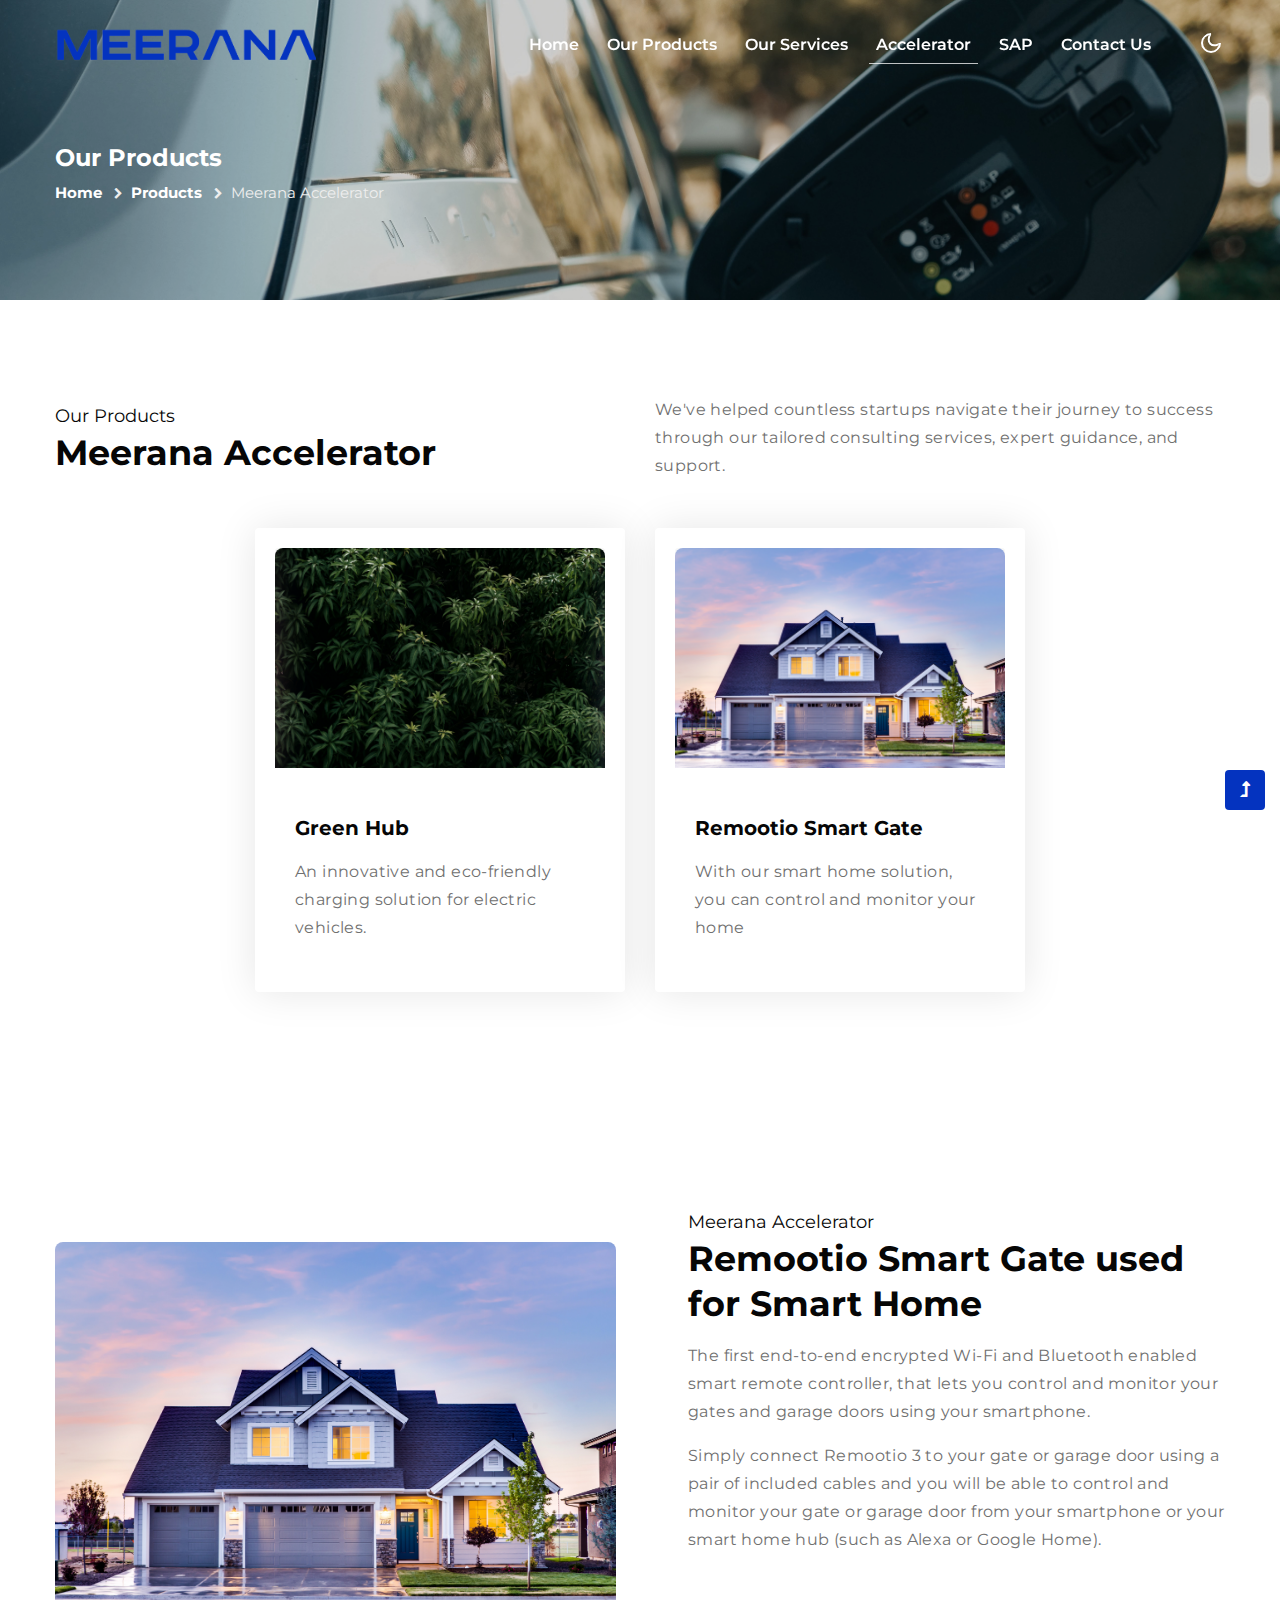
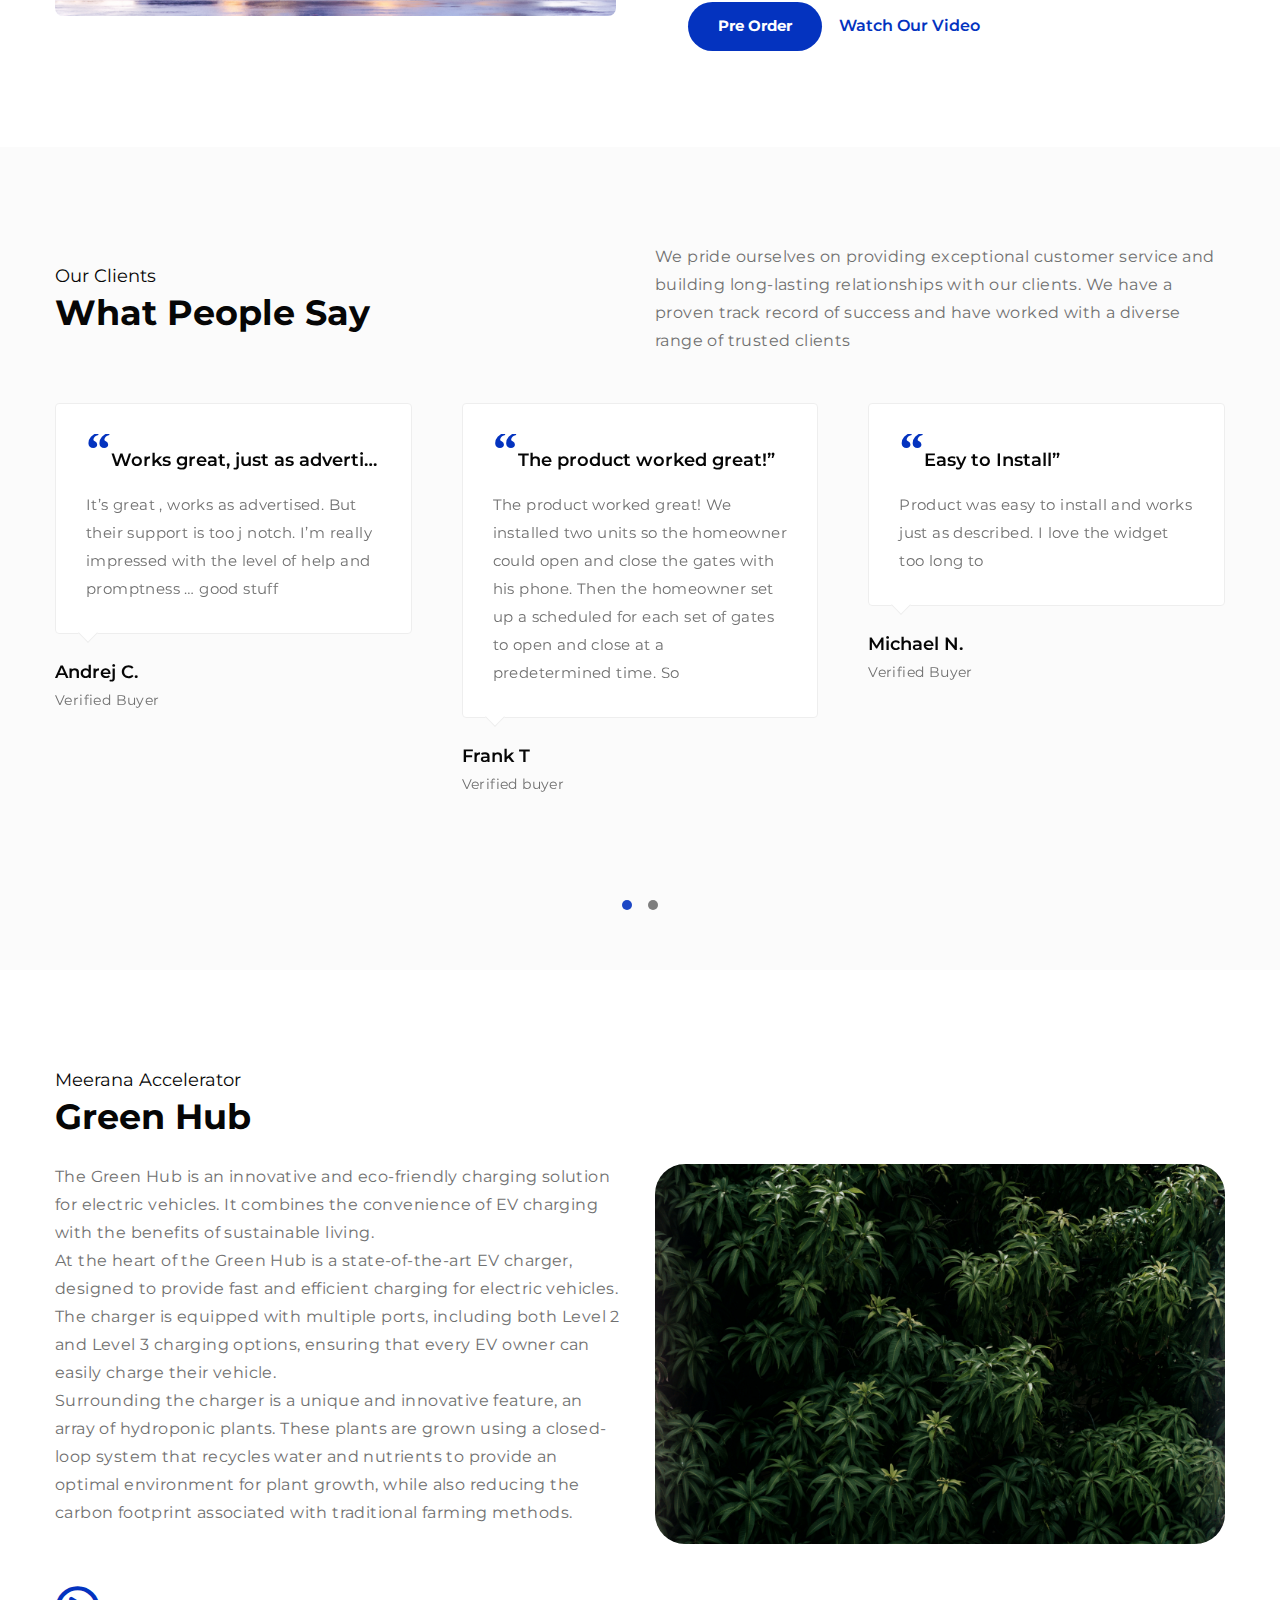
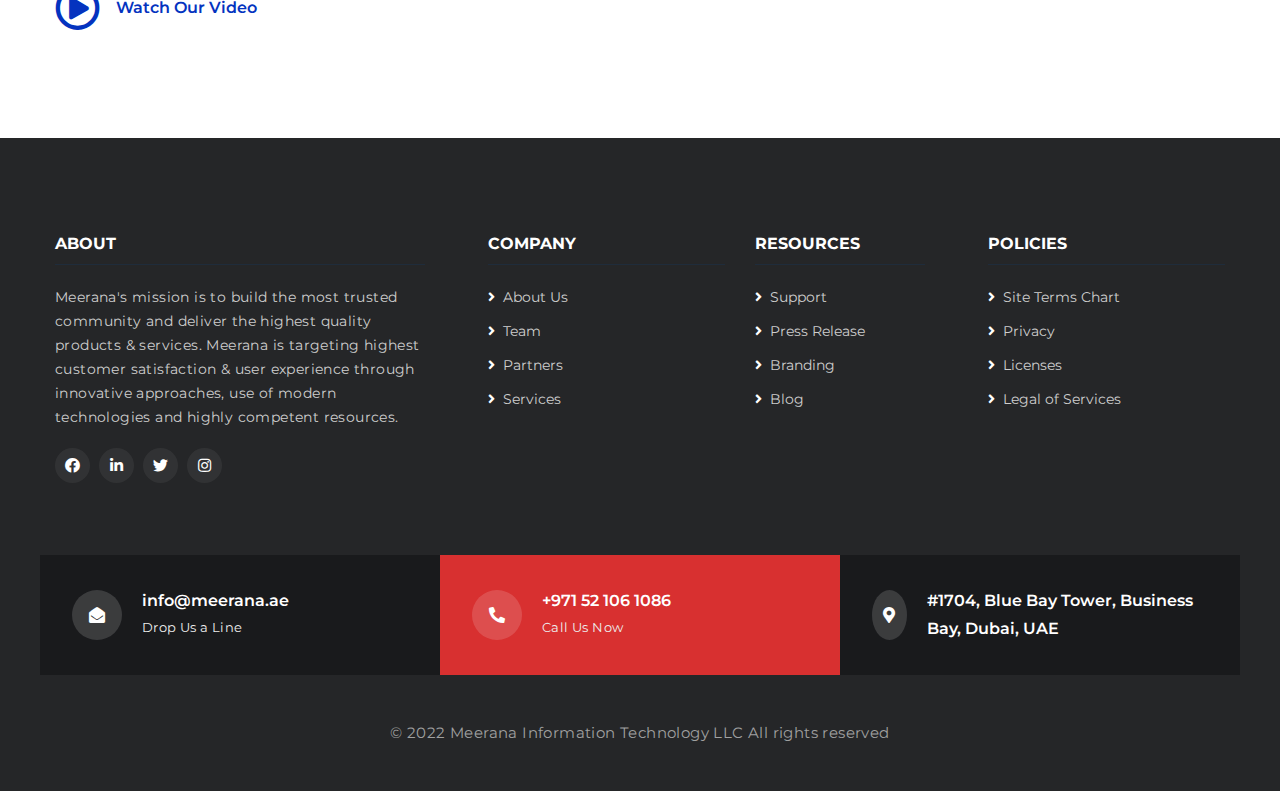
<file: accelerator.html>
<!doctype html>
<html lang="en">

<head>
    <!-- Required meta tags -->
        <!-- Google tag (gtag.js) -->
    <script async src="https://www.googletagmanager.com/gtag/js?id=G-6ZYGCCJXCL"></script>
    <script>
        window.dataLayer = window.dataLayer || [];
        function gtag(){dataLayer.push(arguments);}
        gtag('js', new Date());

        gtag('config', 'G-6ZYGCCJXCL');
    </script>
        
    <meta charset="utf-8">
    <meta name="viewport" content="width=device-width, initial-scale=1, shrink-to-fit=no">
    <title>Meerana - Projects</title>
    <!-- google-fonts -->
    <link href="//fonts.googleapis.com/css2?family=Montserrat:wght@100;200;300;400;500;600;700;800;900&display=swap"
        rel="stylesheet">
    <!-- //google-fonts -->
    <!-- Font-Awesome-Icons-CSS -->
    <link rel="stylesheet" href="assets/css/fontawesome-all.min.css">
    <!-- Template CSS Style link -->
    <link rel="stylesheet" href="assets/css/style-starter.css">
    <link rel="apple-touch-icon" sizes="57x57" href="./assets/images/favicon.ico/apple-icon-57x57.png">
    <link rel="apple-touch-icon" sizes="60x60" href="./assets/images/favicon.ico/apple-icon-60x60.png">
    <link rel="apple-touch-icon" sizes="72x72" href="./assets/images/favicon.ico/apple-icon-72x72.png">
    <link rel="apple-touch-icon" sizes="76x76" href="./assets/images/favicon.ico/apple-icon-76x76.png">
    <link rel="apple-touch-icon" sizes="114x114" href="./assets/images/favicon.ico/apple-icon-114x114.png">
    <link rel="apple-touch-icon" sizes="120x120" href="./assets/images/favicon.ico/apple-icon-120x120.png">
    <link rel="apple-touch-icon" sizes="144x144" href="./assets/images/favicon.ico/apple-icon-144x144.png">
    <link rel="apple-touch-icon" sizes="152x152" href="./assets/images/favicon.ico/apple-icon-152x152.png">
    <link rel="apple-touch-icon" sizes="180x180" href="./assets/images/favicon.ico/apple-icon-180x180.png">
    <link rel="icon" type="image/png" sizes="192x192" href="./assets/images/favicon.ico/android-icon-192x192.png">
    <link rel="icon" type="image/png" sizes="32x32" href="./assets/images/favicon.ico/favicon-32x32.png">
    <link rel="icon" type="image/png" sizes="96x96" href="./assets/images/favicon.ico/favicon-96x96.png">
    <link rel="icon" type="image/png" sizes="16x16" href="./assets/images/f">
    <link rel="manifest" href="./assets/images/favicon.ico/manifest.json">
    <link rel="stylesheet" href="https://cdnjs.cloudflare.com/ajax/libs/font-awesome/4.7.0/css/font-awesome.min.css">
</head>

<body>
     <!--header-->
     <header id="site-header" class="fixed-top">
        <div class="container">
            <nav class="navbar navbar-expand-lg stroke">
                <!-- <h1>
                    <a class="navbar-brand d-flex align-items-center" href="index.html">
                        <span class="lostyle-1">MEERANA</span>
                    </a>
                </h1> -->
                <!-- if logo is image enable this    -->
                <a class="navbar-brand" href="#index.html">
                    <img src="assets/images/logo/meerana-logo-removebg-preview.png" alt="Your logo" title="Your logo" style="height:35px;" />
                </a>
                <button class="navbar-toggler  collapsed bg-gradient" type="button" data-toggle="collapse"
                    data-target="#navbarTogglerDemo02" aria-controls="navbarTogglerDemo02" aria-expanded="false"
                    aria-label="Toggle navigation">
                    <span class="navbar-toggler-icon fa icon-expand fa-bars"></span>
                    <span class="navbar-toggler-icon fa icon-close fa-times"></span>
                </button>

                <div class="collapse navbar-collapse" id="navbarTogglerDemo02">
                    <ul class="navbar-nav ml-lg-auto">
                        <li class="nav-item">
                            <a class="nav-link" href="index.html">Home</a>
                        </li>
                        <li class="nav-item">
                            <a class="nav-link" href="products.html">Our Products</span></a>
                        </li>
                        <li class="nav-item">
                            <a class="nav-link" href="services.html">Our Services</a>
                        </li>
                        <li class="nav-item active">
                            <a class="nav-link" href="accelerator.html">Accelerator <span class="sr-only">(current)</a>
                        </li>
                        <li class="nav-item">
                            <a class="nav-link" href="SAP.html">SAP</a>
                        </li>
                        <li class="nav-item">
                            <a class="nav-link" href="contact.html">Contact Us</a>
                        </li>
                        <!-- search button -->
                        <div class="search-right ml-lg-3">
                            <form action="#search" method="GET" class="search-box position-relative">
                                <!-- <div class="input-search">
                                    <input type="search" placeholder="Enter Keyword" name="search" required="required"
                                        autofocus="" class="search-popup">
                                </div> -->
                                <!-- <button type="submit" class="btn search-btn"><i class="fa fa-search"
                                        aria-hidden="true"></i></button> -->
                            </form>
                        </div>
                        <!-- //search button -->
                    </ul>
                </div>
                <!-- toggle switch for light and dark theme -->
                <div class="cont-ser-position">
                    <nav class="navigation">
                        <div class="theme-switch-wrapper">
                            <label class="theme-switch" for="checkbox">
                                <input type="checkbox" id="checkbox">
                                <div class="mode-container">
                                    <i class="gg-sun"></i>
                                    <i class="gg-moon"></i>
                                </div>
                            </label>
                        </div>
                    </nav>
                </div>
                <!-- //toggle switch for light and dark theme -->
            </nav>
        </div>
    </header>
    <!--//header-->

    <!-- inner banner -->
    <section class="inner-banner">
        <div class="w3l-breadcrumb py-5">
            <div class="container py-xl-5 py-md-4 mt-5">
                <h4 class="inner-text-title font-weight-bold mb-sm-2">Our Products</h4>
                <ul class="breadcrumbs-custom-path">
                    <li><a href="index.html">Home</a></li>
                    <li class="active"><span class="fa fa-chevron-right mx-2" aria-hidden="true"></span><a href="products.html">Products</a></li>
                    <li class="active"><span class="fa fa-chevron-right mx-2" aria-hidden="true"></span>Meerana Accelerator</li>
                </ul>
            </div>
        </div>
    </section>
    <!-- //inner banner -->

    <!-- Projects section -->
    <div id="products" class="service-section py-5">
        <div class="container py-md-5 py-4">
            <div class="row align-items-center mb-5">
                <div class="col-md-6 section-heading">
                    <h5 class="small-title-2">Our Products</h5>
                    <h3 class="title-style-2">
                        Meerana Accelerator</h3>
                </div>
                <div class="col-md-6 section-heading mt-md-0 mt-2">
                    <p>                        
                        We've helped countless startups navigate their journey to success through our tailored consulting services, expert guidance, and support.
                    </p>
                </div>
            </div>
            <div class="row justify-content-center">
                <div class="col-lg-4 col-md-6 item">
                    <div class="card">
                        <div class="card-header p-0 position-relative border-0">
                            <a href="#evcharging">
                                <img class="d-block img-responsive" src="assets/images/Projects/Accelerator/greenhub.jpg" alt="card-image">
                            </a>
                        </div>
                        <div class="card-body service-details">
                            <!-- <span class="label-style label-style-3">B2B</span> -->
                            <a href="#evcharging" class="service-heading">Green Hub</a>
                            <p>An innovative and eco-friendly charging solution for electric vehicles.</p>
                        </div>
                    </div>
                </div>                
                
                <div class="col-lg-4 col-md-6 mt-lg-0 mt-4">
                    <div class="card">
                        <div class="card-header p-0 position-relative border-0">
                            <a href="#metamall">
                                <img class="d-block img-responsive" src="assets/images/Projects/Accelerator/smarthome.jpg" alt="card-image">
                            </a>
                        </div>
                        <div class="card-body service-details">
                            <!-- <span class="label-style label-style-1">B2C</span> -->
                            <a href="#metamall" class="service-heading">Remootio Smart Gate</a>
                            <p>With our smart home solution, you can control and monitor your home</p>
                        </div>
                    </div>
                </div>
            </div><br>
        </div>        
    </div>
    <!-- //projects section -->

    <!-- meta mall section -->
    <section id="metamall" class="w3l-text-6 py-5">
        <div class="text-6-mian py-md-5 py-4">
            <div class="container">
                <div class="row top-cont-grid align-items-center">
                    <div class="col-lg-6 left-img pr-lg-4 order-lg-first order-last">
                        <img src="assets/images/Projects/Accelerator/smarthome.jpg" alt="" class="img-responsive img-fluid" />
                    </div>
                    <div class="col-lg-6 text-6-info mb-lg-0 mb-5 pl-xl-5 order-lg-last order-first">
                        <h5 class="small-title-2">Meerana Accelerator</h5>
                        <h3 class="title-style-2 mb-3">
                            Remootio Smart Gate used for Smart Home</h3>
                        <p>   </p>
                        <p class="content-para mb-3">The first end-to-end encrypted Wi-Fi and Bluetooth enabled smart remote controller, that lets you control and 
                            monitor your gates and garage doors using your smartphone. 
                        </p>
                        <p>Simply connect Remootio 3 to your gate or garage door using a pair of included cables and you will 
                            be able to control and monitor your gate or garage door from your smartphone or your smart home hub (such as Alexa or Google Home).</p>
                                          
                        <!-- dialog itself, mfp-hide class is required to make dialog hidden -->
                        <div id="small-dialog" class="zoom-anim-dialog mfp-hide">
                            <iframe title="vimeo-player" src="https://player.vimeo.com/video/808803871?h=9f3b294fec" width="360" height="640" frameborder="0" allowfullscreen></iframe>
                        </div>

                        <!-- <i class="fa fa-whatsapp btn mt-md-5 mt-4" style="font-size:50px;color:green"></i> -->
                        <a href="pre-order.html" class="btn btn-style mt-md-5 mt-4">
                            <!-- <i class="fa fa-whatsapp" style="font-size:25px;color:white"></i> -->
                            Pre Order
                        </a>
                        <a href="#small-dialog" class="popup-with-zoom-anim btn btn-style-normal mt-md-5 mt-4">
                            Watch Our Video
                        </a>
                    </div>
                </div>
            </div>
        </div>
    </section>
    <!-- meta mall section -->   

    <section class="w3l-clients py-5" id="testimonials">
        <div class="container py-md-5 py-4">
            <div class="row align-items-center mb-5">
                <div class="col-md-6 section-heading">
                    <h5 class="small-title-2">Our Clients</h5>
                    <h3 class="title-style-2">What People Say</h3>
                </div>
                <div class="col-md-6 section-heading mt-md-0 mt-2">
                    <p>
                        We pride ourselves on providing exceptional customer service and building long-lasting relationships with our 
                        clients. We have a proven track record of success and have worked with a diverse range of trusted clients
                    </p>
                </div>
            </div>
            <div id="owl-demo2" class="owl-carousel owl-theme pb-5">
                <div class="item">
                    <div class="testimonial-content">
                        <div class="testimonial">
                            <blockquote>
                                <q>Works great, just as advertised</q>
                            </blockquote>
                            <p>It’s great , works as advertised. But their support is too j notch. 
                                I’m really impressed with the level of help and promptness … good stuff</p>
                        </div>
                        <div class="bottom-info mt-4">
                            <div class="people-info align-self">
                                <h3>Andrej C.</h3>
                                <p class="identity">Verified Buyer</p>
                            </div>
                        </div>
                    </div>
                </div>
                <div class="item">
                    <div class="testimonial-content">
                        <div class="testimonial">
                            <blockquote>
                                <q>The product worked great!</q>
                            </blockquote>
                            <p>The product worked great! We installed two units so the homeowner could open and close the gates with his phone. 
                                Then the homeowner set up a scheduled for each set of gates to open and close at a predetermined time. So </p>
                        </div>
                        <div class="bottom-info mt-4">
                            <div class="people-info align-self">
                                <h3>Frank T</h3>
                                <p class="identity">Verified buyer</p>
                            </div>
                        </div>
                    </div>
                </div>
                <div class="item">
                    <div class="testimonial-content">
                        <div class="testimonial">
                            <blockquote>
                                <q>Easy to Install</q>
                            </blockquote>
                            <p>Product was easy to install and works just as described. I love the widget too long to</p>
                        </div>
                        <div class="bottom-info mt-4">
                            <div class="people-info align-self">
                                <h3>Michael N.</h3>
                                <p class="identity">Verified Buyer</p>
                            </div>
                        </div>
                    </div>
                </div>
                <div class="item">
                    <div class="testimonial-content">
                        <div class="testimonial">
                            <blockquote>
                                <q>Works perfectly on a garage door which</q>
                            </blockquote>
                            <p>Works perfectly on a garage door which is not compatible. Great product.</p>
                        </div>
                        <div class="bottom-info mt-4">
                            <div class="people-info align-self">
                                <h3>Christopher A</h3>
                                <p class="identity">Verified Buyer</p>
                            </div>
                        </div>
                    </div>
                </div>
                <div class="item">
                    <div class="testimonial-content">
                        <div class="testimonial">
                            <blockquote>
                                <q>I hook it up on my E8-400 model Gate opener.</q>
                            </blockquote>
                            <p>I hook it up on my E8-400 model Gate opener. Works perfect. 
                                My router is about 900 yards away and it works just fine. 
                                Love the Alexa connection to open and close the gate. It was easy to install. 
                                It also arrive from Hungray in 3 days. I live in Louisiana.
                            </p>
                        </div>
                        <div class="bottom-info mt-4">
                            <div class="people-info align-self">
                                <h3>John wilson</h3>
                                <p class="identity">Verified Buyer</p>
                            </div>
                        </div>
                    </div>
                </div>
                <div class="item">
                    <div class="testimonial-content">
                        <div class="testimonial">
                            <blockquote>
                                <q>Does exactly what I hoped it would do.</q>
                            </blockquote>
                            <p>Does exactly what I hoped it would do. Turned my eagle gate opener into a smart gate and works very reliably.</p>
                        </div>
                        <div class="bottom-info mt-4">
                            <div class="people-info align-self">
                                <h3>Robert A.</h3>
                                <p class="identity">Verified Buyer</p>
                            </div>
                        </div>
                    </div>
                </div>
            </div>
        </div>
    </section>

    <!-- meerana colab section -->
    <section id="warehouse" class="w3l-content-12-main">
        <div class="content-12 text-left py-5">
            <div class="container py-md-5 py-4">
                <div class="content-info-tabs text-center">
                    <div class="row content12 align-items-center">
                        <div class="col-lg-6 column">
                            <h5 class="small-title-2">Meerana Accelerator
                            </h5>
                            <h3 class="title-style-2 mb-3">Green Hub</h3>
                            <p class="mt-4">The Green Hub is an innovative and eco-friendly charging solution for electric vehicles. It combines the convenience of EV charging with the benefits of sustainable living.</p>

                            <p>At the heart of the Green Hub is a state-of-the-art EV charger, designed to provide fast and efficient charging for electric vehicles. The charger is equipped with multiple ports, including both Level 2 and Level 3 charging options, ensuring that every EV owner can easily charge their vehicle.</p>
                                
                            <p>Surrounding the charger is a unique and innovative feature, an array of hydroponic plants. These plants are grown using a closed-loop system that recycles water and nutrients to provide an optimal environment for plant growth, while also reducing the carbon footprint associated with traditional farming methods.</p>

                            
                            <a href="#small-dialog1" class="popup-with-zoom-anim d-flex align-items-center mt-md-5 mt-4">
                                <span class="video-play-icon mr-3">
                                    <span class="far fa-play-circle"></span>
                                </span>Watch Our Video
                            </a>
        
                            <!-- dialog itself, mfp-hide class is required to make dialog hidden -->
                            <div id="small-dialog1" class="zoom-anim-dialog mfp-hide">
                                <iframe title="vimeo-player" src="https://player.vimeo.com/video/814546393?h=4713d01e35&amp;badge=0&amp;autopause=0&amp;player_id=0&amp;app_id=58479" 
                                width="640" height="360" frameborder="0" allowfullscreen></iframe>
                                <!-- <object data='https://www.youtube.com/embed/nfk6sCzRTbM?autoplay=1' width='560px' height='315px'></object> -->
                            </div>
                            <!-- <a href="#blog" class="btn btn-style mt-lg-5 mt-4">Learn More</a> -->
                        </div>
                        <div class="col-lg-6 column mt-lg-0 mt-4">
                            <img src="assets/images/Projects/Accelerator/greenhub.jpg" class="img-fluid radius-image" alt="">
                        </div>
                    </div>
                </div>
            </div>
        </div>
    </section>
    <!-- //meerana colab section -->
    

    <!-- footer -->
    <footer class="w3l-footer-22 py-5">
        <div class="container py-md-5 py-4">
            <div class="row sub-columns">
                <div class="col-lg-4 col-sm-6 sub-one-left">
                    <h6>About </h6>
                    <p>Meerana's mission is to build the most trusted community and deliver the highest quality 
                        products & services. Meerana is targeting highest customer 
                        satisfaction & user experience through innovative approaches, use of modern technologies and highly competent resources.</p>
                    <div class="columns-2">
                        <ul class="social">
                            <li><a href="https://www.facebook.com/Meerana-Technologies-103202952444041" title="facebook"><span class="fab fa-facebook-f"
                                        aria-hidden="true"></span></a>
                            </li>
                            <li><a href="https://www.linkedin.com/in/mataralmehairi/?originalSubdomain=ae" title="linkedin"><span class="fab fa-linkedin-in"
                                        aria-hidden="true"></span></a>
                            </li>
                            <li><a href="https://twitter.com/MeeranaTech" title="twitter"><span class="fab fa-twitter"
                                        aria-hidden="true"></span></a>
                            </li>
                            <li><a href="https://www.instagram.com/meerana.technologies/" title="instagram"><span class="fab fa-instagram"
                                        aria-hidden="true"></span></a>
                            </li>
                        </ul>
                    </div>
                </div>
                <div class="col-lg-3 col-sm-6 sub-two-right pl-lg-5 mt-sm-0 mt-5">
                    <h6>Company</h6>
                    <ul>
                        <li><a href="#about"><span class="fas fa-angle-right mr-2"></span>About Us</a>
                        </li>
                        <li><a href="#team"><span class="fas fa-angle-right mr-2"></span>Team</a>
                        </li>
                        <li><a href="#partners"><span class="fas fa-angle-right mr-2"></span>Partners</a>
                        </li>
                        <li><a href="#services"><span class="fas fa-angle-right mr-2"></span>Services</a>
                        </li>
                    </ul>
                </div>
                <div class="col-lg-2 col-sm-6 sub-two-right mt-lg-0 mt-sm-5 mt-4">
                    <h6>Resources</h6>
                    <ul>
                        <li><a href="#banner"><span class="fas fa-angle-right mr-2"></span>Support</a></li>
                        <li><a href="#banner"><span class="fas fa-angle-right mr-2"></span>Press Release</a>
                        </li>
                        <li><a href="#banner"><span class="fas fa-angle-right mr-2"></span>Branding</a>
                        </li>
                        <li><a href="#banner"><span class="fas fa-angle-right mr-2"></span>Blog</a></li>
                    </ul>
                </div>
                <div class="col-lg-3 col-sm-6 sub-two-right pl-lg-5 mt-lg-0 mt-sm-5 mt-4">
                    <h6>Policies</h6>
                    <ul>
                        <li><a href="#banner"><span class="fas fa-angle-right mr-2"></span>Site Terms
                                Chart</a></li>
                        <li><a href="#banner"><span class="fas fa-angle-right mr-2"></span>Privacy</a>
                        </li>
                        <li><a href="#banner"><span class="fas fa-angle-right mr-2"></span>Licenses</a>
                        </li>
                        <li><a href="#banner"><span class="fas fa-angle-right mr-2"></span>Legal
                                of Services</a></li>
                    </ul>
                </div>
            </div>
            <div class="sub-contact mt-5 pt-lg-4">
                <div class="row">
                    <div class="col-md-4 footer-contact d-flex align-items-center">
                        <span class="fas fa-envelope-open" aria-hidden="true"></span>
                        <div>
                            <a href="mailto:info@meerana.ae">info@meerana.ae</a>
                            <p>Drop Us a Line</p>
                        </div>
                    </div>
                    <div class="col-md-4 footer-contact d-flex align-items-center active">
                        <span class="fas fa-phone-alt" aria-hidden="true"></span>
                        <div>
                            <a href="tel:+971 52 106 1086">+971 52 106 1086</a>
                            <p>Call Us Now</p>
                        </div>
                    </div>
                    <div class="col-md-4 footer-contact d-flex align-items-center">
                        <span class="fas fa-map-marker-alt" aria-hidden="true"></span>
                        <div>
                            <h5> #1704, Blue Bay Tower, Business Bay, Dubai, UAE</h5>
                        </div>
                    </div>
                </div>
            </div>
        </div>
        <!-- copyright -->
        <div class="copyright-footer text-center">
            <div class="container">
                <div class="columns">
                    <p>© 2022 Meerana Information Technology LLC All rights reserved
                        <!-- . Design by
                        <a href="https://w3layouts.com/" target="_blank"> W3Layouts</a> -->
                    </p>
                </div>
            </div>
        </div>
        <!-- //copyright -->
    </footer>
    <!-- //footer -->

    <!-- Js scripts -->
    <!-- move top -->
    <button onclick="topFunction()" id="movetop" title="Go to top">
        <span class="fas fa-level-up-alt" aria-hidden="true"></span>
    </button>
    <script>
        // When the user scrolls down 20px from the top of the document, show the button
        window.onscroll = function () {
            scrollFunction()
        };

        function scrollFunction() {
            if (document.body.scrollTop > 20 || document.documentElement.scrollTop > 20) {
                document.getElementById("movetop").style.display = "block";
            } else {
                document.getElementById("movetop").style.display = "none";
            }
        }

        // When the user clicks on the button, scroll to the top of the document
        function topFunction() {
            document.body.scrollTop = 0;
            document.documentElement.scrollTop = 0;
        }
    </script>
    <!-- //move top -->

    <!-- common jquery plugin -->
    <script src="assets/js/jquery-3.3.1.min.js"></script>    
    <script src="assets/js/counterup.min.js"></script>
    <!-- //common jquery plugin -->

    <!-- theme switch js (light and dark)-->
    <script src="assets/js/theme-change.js"></script>
    <script>
        function autoType(elementClass, typingSpeed) {
            var thhis = $(elementClass);
            thhis.css({
                "position": "relative",
                "display": "inline-block"
            });
            thhis.prepend('<div class="cursor" style="right: initial; left:0;"></div>');
            thhis = thhis.find(".text-js");
            var text = thhis.text().trim().split('');
            var amntOfChars = text.length;
            var newString = "";
            thhis.text("|");
            setTimeout(function () {
                thhis.css("opacity", 1);
                thhis.prev().removeAttr("style");
                thhis.text("");
                for (var i = 0; i < amntOfChars; i++) {
                    (function (i, char) {
                        setTimeout(function () {
                            newString += char;
                            thhis.text(newString);
                        }, i * typingSpeed);
                    })(i + 1, text[i]);
                }
            }, 1500);
        }

        $(document).ready(function () {
            // Now to start autoTyping just call the autoType function with the 
            // class of outer div
            // The second paramter is the speed between each letter is typed.   
            autoType(".type-js", 200);
        });
    </script>
    <!-- //theme switch js (light and dark)-->

    <!-- MENU-JS -->
    <script>
        $(window).on("scroll", function () {
            var scroll = $(window).scrollTop();

            if (scroll >= 80) {
                $("#site-header").addClass("nav-fixed");
            } else {
                $("#site-header").removeClass("nav-fixed");
            }
        });

        //Main navigation Active Class Add Remove
        $(".navbar-toggler").on("click", function () {
            $("header").toggleClass("active");
        });
        $(document).on("ready", function () {
            if ($(window).width() > 991) {
                $("header").removeClass("active");
            }
            $(window).on("resize", function () {
                if ($(window).width() > 991) {
                    $("header").removeClass("active");
                }
            });
        });
    </script>
    <!-- //MENU-JS -->

    <!-- disable body scroll which navbar is in active -->
    <script>
        $(function () {
            $('.navbar-toggler').click(function () {
                $('body').toggleClass('noscroll');
            })
        });
    </script>
    <!-- //disable body scroll which navbar is in active -->

    <!--bootstrap-->
    <script src="assets/js/bootstrap.min.js"></script>
    <!-- //bootstrap-->
    <!-- //Js scripts -->

    <!-- magnific popup -->
    <script src="assets/js/jquery.magnific-popup.min.js"></script>
    <script>
        $(document).ready(function () {
            $('.popup-with-zoom-anim').magnificPopup({
                type: 'inline',

                fixedContentPos: false,
                fixedBgPos: true,

                overflowY: 'auto',

                closeBtnInside: true,
                preloader: false,

                midClick: true,
                removalDelay: 300,
                mainClass: 'my-mfp-zoom-in'
            });

            $('.popup-with-move-anim').magnificPopup({
                type: 'inline',

                fixedContentPos: false,
                fixedBgPos: true,

                overflowY: 'auto',

                closeBtnInside: true,
                preloader: false,

                midClick: true,
                removalDelay: 300,
                mainClass: 'my-mfp-slide-bottom'
            });
        });
    </script>
    <!-- //magnific popup -->

    <!-- owl carousel -->
    <script src="assets/js/owl.carousel.js"></script>
    <!-- script for tesimonials carousel slider -->
    <script>
        $(document).ready(function () {
            $("#owl-demo2").owlCarousel({
                loop: true,
                nav: false,
                margin: 50,
                responsiveClass: true,
                autoplay: true,
                autoplayTimeout: 5000,
                autoplaySpeed: 1000,
                autoplayHoverPause: true,
                responsive: {
                    0: {
                        items: 1,
                        nav: false
                    },
                    736: {
                        items: 1,
                        nav: false
                    },
                    991: {
                        items: 2,
                        margin: 30,
                        nav: false
                    },
                    1080: {
                        items: 3,
                        nav: false
                    }
                }
            })
        })
    </script>
    <!-- //script for tesimonials carousel slider -->
    <!-- owl carousel -->
</body>

</html>

<!-- <div style="padding:75% 0 0 0;position:relative;">
    <iframe src="https://player.vimeo.com/video/814546393?h=4713d01e35&amp;badge=0&amp;autopause=0&amp;player_id=0&amp;app_id=58479" 
    frameborder="0" allow="autoplay; fullscreen; picture-in-picture" allowfullscreen 
    style="position:absolute;top:0;left:0;width:100%;height:100%;" 
    title="MEERANA Project.mp4"></iframe></div><script src="https://player.vimeo.com/api/player.js"></script> -->
</file>
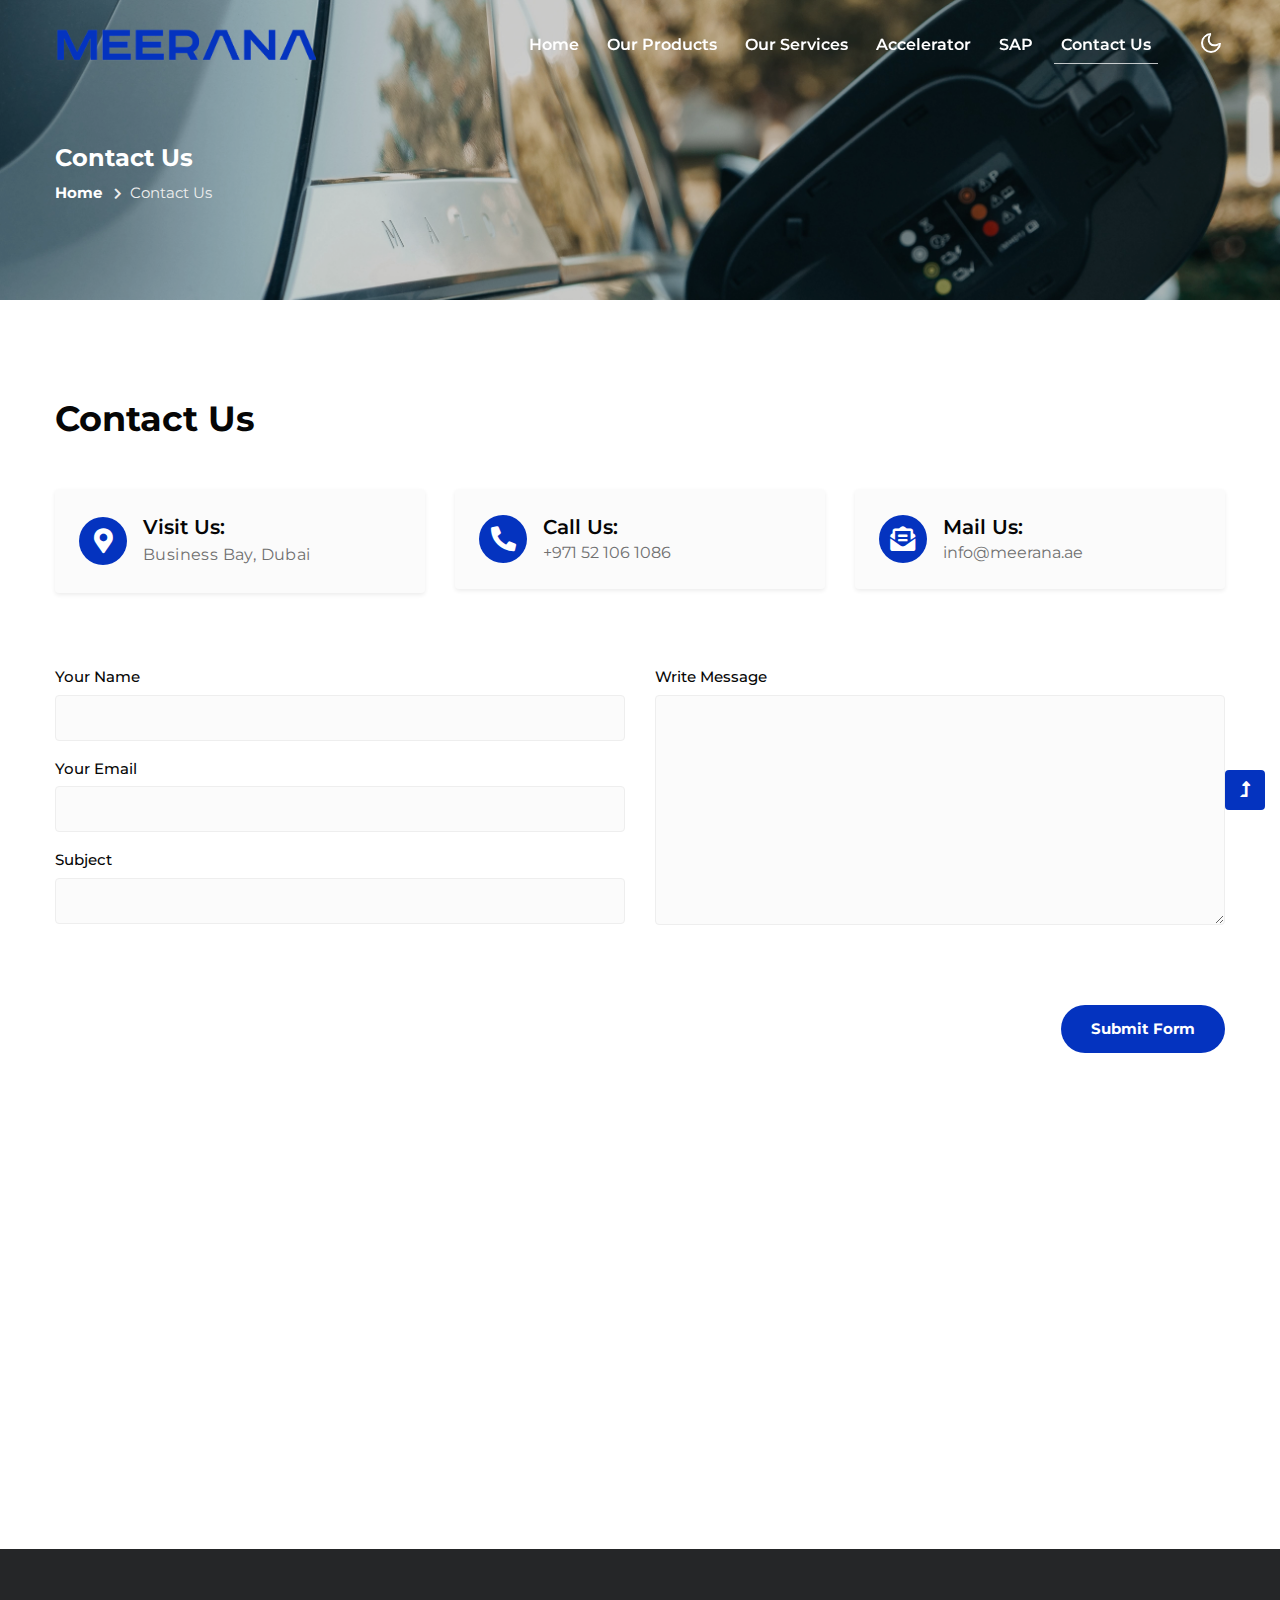
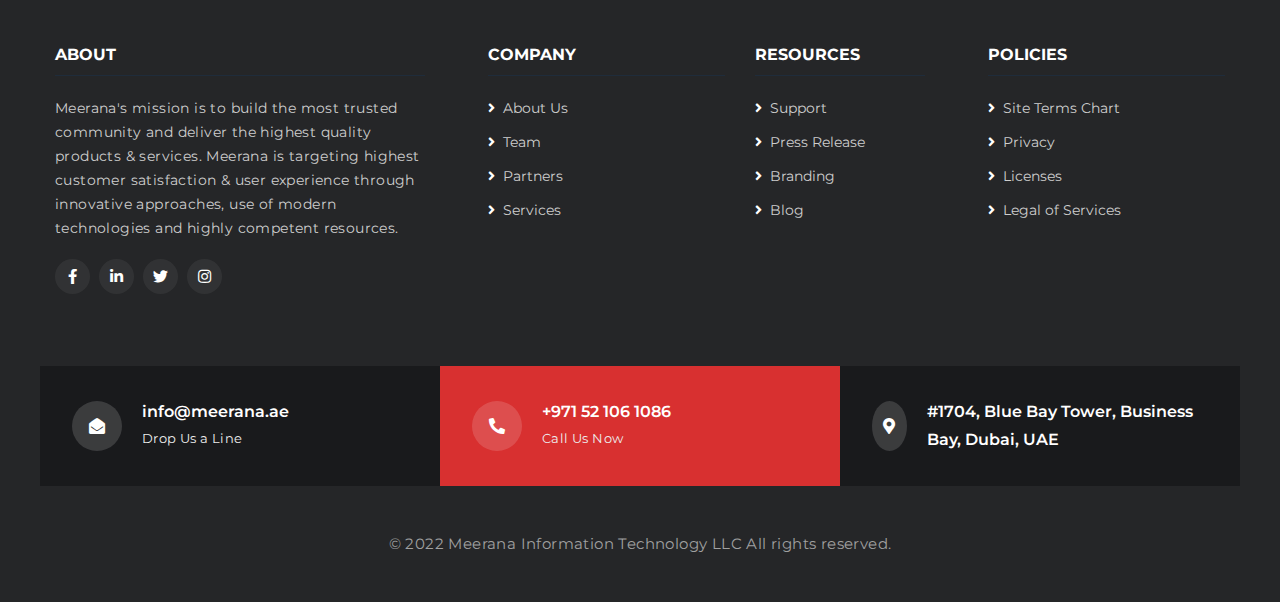
<file: contact.html>
<!doctype html>
<html lang="en">

<head>
    <!-- Required meta tags -->
    <meta charset="utf-8">
    <meta name="viewport" content="width=device-width, initial-scale=1, shrink-to-fit=no">
    <title>Meerana - Contact Us</title>
    <!-- google-fonts -->
    <link href="//fonts.googleapis.com/css2?family=Montserrat:wght@100;200;300;400;500;600;700;800;900&display=swap"
        rel="stylesheet">
    <!-- //google-fonts -->
    <!-- Font-Awesome-Icons-CSS -->
    <link rel="stylesheet" href="assets/css/fontawesome-all.min.css">
    <!-- Template CSS Style link -->
    <link rel="stylesheet" href="assets/css/style-starter.css">
    <link rel="apple-touch-icon" sizes="57x57" href="./assets/images/favicon.ico/apple-icon-57x57.png">
    <link rel="apple-touch-icon" sizes="60x60" href="./assets/images/favicon.ico/apple-icon-60x60.png">
    <link rel="apple-touch-icon" sizes="72x72" href="./assets/images/favicon.ico/apple-icon-72x72.png">
    <link rel="apple-touch-icon" sizes="76x76" href="./assets/images/favicon.ico/apple-icon-76x76.png">
    <link rel="apple-touch-icon" sizes="114x114" href="./assets/images/favicon.ico/apple-icon-114x114.png">
    <link rel="apple-touch-icon" sizes="120x120" href="./assets/images/favicon.ico/apple-icon-120x120.png">
    <link rel="apple-touch-icon" sizes="144x144" href="./assets/images/favicon.ico/apple-icon-144x144.png">
    <link rel="apple-touch-icon" sizes="152x152" href="./assets/images/favicon.ico/apple-icon-152x152.png">
    <link rel="apple-touch-icon" sizes="180x180" href="./assets/images/favicon.ico/apple-icon-180x180.png">
    <link rel="icon" type="image/png" sizes="192x192" href="./assets/images/favicon.ico/android-icon-192x192.png">
    <link rel="icon" type="image/png" sizes="32x32" href="./assets/images/favicon.ico/favicon-32x32.png">
    <link rel="icon" type="image/png" sizes="96x96" href="./assets/images/favicon.ico/favicon-96x96.png">
    <link rel="icon" type="image/png" sizes="16x16" href="./assets/images/f">
    <link rel="manifest" href="./assets/images/favicon.ico/manifest.json">
</head>

<body>
    <!--header-->
    <header id="site-header" class="fixed-top">
        <div class="container">
            <nav class="navbar navbar-expand-lg stroke">
                <!-- <h1>
                    <a class="navbar-brand d-flex align-items-center" href="index.html">
                        <span class="lostyle-1">MEERANA</span>
                    </a>
                </h1> -->
                <!-- if logo is image enable this    -->
                <a class="navbar-brand" href="#index.html">
                    <img src="assets/images/logo/meerana-logo-removebg-preview.png" alt="Your logo" title="Your logo" style="height:35px;" />
                </a>
                <button class="navbar-toggler  collapsed bg-gradient" type="button" data-toggle="collapse"
                    data-target="#navbarTogglerDemo02" aria-controls="navbarTogglerDemo02" aria-expanded="false"
                    aria-label="Toggle navigation">
                    <span class="navbar-toggler-icon fa icon-expand fa-bars"></span>
                    <span class="navbar-toggler-icon fa icon-close fa-times"></span>
                </button>

                <div class="collapse navbar-collapse" id="navbarTogglerDemo02">
                    <ul class="navbar-nav ml-lg-auto">
                        <li class="nav-item">
                            <a class="nav-link" href="index.html">Home</a>
                        </li>
                        <li class="nav-item">
                            <a class="nav-link" href="products.html">Our Products</a>
                        </li>
                        <li class="nav-item">
                            <a class="nav-link" href="services.html">Our Services</a>
                        </li>
                        <li class="nav-item">
                            <a class="nav-link" href="accelerator.html">Accelerator</a>
                        </li>
                        <li class="nav-item">
                            <a class="nav-link" href="SAP.html">SAP</a>
                        </li>
                        <li class="nav-item active">
                            <a class="nav-link" href="contact.html">Contact Us <span class="sr-only">(current)</span></a>
                        </li>
                        <!-- search button -->
                        <div class="search-right ml-lg-3">
                            <form action="#search" method="GET" class="search-box position-relative">
                                <!-- <div class="input-search">
                                    <input type="search" placeholder="Enter Keyword" name="search" required="required"
                                        autofocus="" class="search-popup">
                                </div> -->
                                <!-- <button type="submit" class="btn search-btn"><i class="fa fa-search"
                                        aria-hidden="true"></i></button> -->
                            </form>
                        </div>
                        <!-- //search button -->
                    </ul>
                </div>
                <!-- toggle switch for light and dark theme -->
                <div class="cont-ser-position">
                    <nav class="navigation">
                        <div class="theme-switch-wrapper">
                            <label class="theme-switch" for="checkbox">
                                <input type="checkbox" id="checkbox">
                                <div class="mode-container">
                                    <i class="gg-sun"></i>
                                    <i class="gg-moon"></i>
                                </div>
                            </label>
                        </div>
                    </nav>
                </div>
                <!-- //toggle switch for light and dark theme -->
            </nav>
        </div>
    </header>
    <!--//header-->

    <!-- inner banner -->
    <section class="inner-banner">
        <div class="w3l-breadcrumb py-5">
            <div class="container py-xl-5 py-md-4 mt-5">
                <h4 class="inner-text-title font-weight-bold mb-sm-2">Contact Us</h4>
                <ul class="breadcrumbs-custom-path">
                    <li><a href="index.html">Home</a></li>
                    <li class="active"><span class="fa fa-chevron-right mx-2" aria-hidden="true"></span>Contact Us</li>
                </ul>
            </div>
        </div>
    </section>
    <!-- //inner banner -->

    <!-- contact -->
    <section class="w3l-contact-info-main py-5" id="contact">
        <div class="container py-md-5 py-4">
            <div class="row align-items-center mb-5">
                <div class="col-md-6 section-heading">
                    <h3 class="title-style-2">Contact Us</h3>
                </div>
                <div class="col-md-6 section-heading mt-md-0 mt-2">
                </div>
            </div>
            <div class="row justify-content-center">
                <div class="col-lg-4 col-md-6">
                    <div class="contact-address p-4">
                        <div class="contact-icon d-flex align-items-center">
                            <i class="fas fa-map-marker-alt" aria-hidden="true"></i>
                            <div class="ml-3">
                                <h5 class="contact-text">Visit Us:</h5>
                                <p>Business Bay, Dubai</p>
                            </div>
                        </div>
                    </div>
                </div>
                <div class="col-lg-4 col-md-6 mt-md-0 mt-4">
                    <div class="contact-address p-4">
                        <div class="contact-icon d-flex align-items-center">
                            <i class="fas fa-phone-alt" aria-hidden="true"></i>
                            <div class="ml-3">
                                <h5 class="contact-text">Call Us:</h5>
                                <a href="tel:+971 52 106 1086">+971 52 106 1086</a>
                            </div>
                        </div>
                    </div>
                </div>
                <div class="col-lg-4 col-md-6 mt-lg-0 mt-4">
                    <div class="contact-address p-4">
                        <div class="contact-icon d-flex align-items-center">
                            <i class="fas fa-envelope-open-text" aria-hidden="true"></i>
                            <div class="ml-3">
                                <h5 class="contact-text">Mail Us:</h5>
                                <a href="mailto:info@meerana.ae"> info@meerana.ae</a>
                            </div>
                        </div>
                    </div>
                </div>
            </div>
            <div class="contact-w3pvt-form mt-5 pt-lg-4">
                <form method="post" class="w3layouts-contact-fm" action="https://sendmail.w3layouts.com/submitForm">
                    <div class="row main-cont-sec">
                        <div class="col-md-6 left-cont-contact">
                            <div class="form-group mb-3">
                                <label for="w3lName">Your Name</label>
                                <input class="form-control" type="text" name="w3lName" id="w3lName" placeholder=""
                                    required="">
                            </div>
                            <div class="form-group mb-3">
                                <label for="w3lSender">Your Email</label>
                                <input class="form-control" type="email" name="w3lSender" id="w3lSender" placeholder=""
                                    required="">
                            </div>
                            <div class="form-group mb-3">
                                <label for="w3lSubject">Subject</label>
                                <input class="form-control" type="text" name="w3lSubject" id="w3lSubject" required="">
                            </div>
                        </div>
                        <div class="col-md-6 right-cont-contact">
                            <div class="form-group">
                                <label for="w3lSubject">Write Message</label>
                                <textarea class="form-control" name="w3lMessage" id="w3lMessage" placeholder=""
                                    required=""></textarea>
                            </div>
                        </div>
                    </div>
                    <div class="form-group-2 mt-3 text-right">
                        <a href="mailto:info@meerana.ae" class="btn btn-style mt-md-5 mt-4">Submit Form</a>
                        <!-- <button type="submit" class="btn btn-style">Submit Form</button> -->
                    </div>
                </form>
            </div>
        </div>
    </section>

    <div class="map-contact">
        <iframe class="map-w3layouts"
            src="https://www.google.com/maps/embed?pb=!1m18!1m12!1m3!1d3610.4621167227356!2d55.268366614933456!3d25.187633783900665!2m3!1f0!2f0!3f0!3m2!1i1024!2i768!4f13.1!3m3!1m2!1s0x3e5f682d28339af7%3A0x383e4374df1e942!2sBlue%20Bay%20Tower%20-%20Business%20Bay%20-%20Dubai!5e0!3m2!1sen!2sae!4v1666782329398!5m2!1sen!2sae"
            width="100%" height="400" frameborder="0" style="border: 0px;" allowfullscreen=""></iframe>
    </div>
    <!-- //contact -->

    <!-- footer -->
    <footer class="w3l-footer-22 py-5">
        <div class="container py-md-5 py-4">
            <div class="row sub-columns">
                <div class="col-lg-4 col-sm-6 sub-one-left">
                    <h6>About </h6>
                    <p>Meerana's mission is to build the most trusted community and deliver the highest quality 
                        products & services. Meerana is targeting highest customer 
                        satisfaction & user experience through innovative approaches, use of modern technologies and highly competent resources.</p>
                    <div class="columns-2">
                        <ul class="social">
                            <li><a href="https://www.facebook.com/Meerana-Technologies-103202952444041" title="facebook"><span class="fab fa-facebook-f"
                                        aria-hidden="true"></span></a>
                            </li>
                            <li><a href="https://www.linkedin.com/in/mataralmehairi/?originalSubdomain=ae" title="linkedin"><span class="fab fa-linkedin-in"
                                        aria-hidden="true"></span></a>
                            </li>
                            <li><a href="https://twitter.com/MeeranaTech" title="twitter"><span class="fab fa-twitter"
                                        aria-hidden="true"></span></a>
                            </li>
                            <li><a href="https://www.instagram.com/meerana.technologies/" title="instagram"><span class="fab fa-instagram"
                                        aria-hidden="true"></span></a>
                            </li>
                        </ul>
                    </div>
                </div>
                <div class="col-lg-3 col-sm-6 sub-two-right pl-lg-5 mt-sm-0 mt-5">
                    <h6>Company</h6>
                    <ul>
                        <li><a href="#about"><span class="fas fa-angle-right mr-2"></span>About Us</a>
                        </li>
                        <li><a href="#team"><span class="fas fa-angle-right mr-2"></span>Team</a>
                        </li>
                        <li><a href="#partners"><span class="fas fa-angle-right mr-2"></span>Partners</a>
                        </li>
                        <li><a href="#services"><span class="fas fa-angle-right mr-2"></span>Services</a>
                        </li>
                    </ul>
                </div>
                <div class="col-lg-2 col-sm-6 sub-two-right mt-lg-0 mt-sm-5 mt-4">
                    <h6>Resources</h6>
                    <ul>
                        <li><a href="#banner"><span class="fas fa-angle-right mr-2"></span>Support</a></li>
                        <li><a href="#banner"><span class="fas fa-angle-right mr-2"></span>Press Release</a>
                        </li>
                        <li><a href="#banner"><span class="fas fa-angle-right mr-2"></span>Branding</a>
                        </li>
                        <li><a href="#banner"><span class="fas fa-angle-right mr-2"></span>Blog</a></li>
                    </ul>
                </div>
                <div class="col-lg-3 col-sm-6 sub-two-right pl-lg-5 mt-lg-0 mt-sm-5 mt-4">
                    <h6>Policies</h6>
                    <ul>
                        <li><a href="#banner"><span class="fas fa-angle-right mr-2"></span>Site Terms
                                Chart</a></li>
                        <li><a href="privacy.html"><span class="fas fa-angle-right mr-2"></span>Privacy</a>
                        </li>
                        <li><a href="#banner"><span class="fas fa-angle-right mr-2"></span>Licenses</a>
                        </li>
                        <li><a href="#banner"><span class="fas fa-angle-right mr-2"></span>Legal
                                of Services</a></li>
                    </ul>
                </div>
            </div>
            <div class="sub-contact mt-5 pt-lg-4">
                <div class="row">
                    <div class="col-md-4 footer-contact d-flex align-items-center">
                        <span class="fas fa-envelope-open" aria-hidden="true"></span>
                        <div>
                            <a href="mailto:info@meerana.ae">info@meerana.ae</a>
                            <p>Drop Us a Line</p>
                        </div>
                    </div>
                    <div class="col-md-4 footer-contact d-flex align-items-center active">
                        <span class="fas fa-phone-alt" aria-hidden="true"></span>
                        <div>
                            <a href="tel:+971 52 106 1086">+971 52 106 1086</a>
                            <p>Call Us Now</p>
                        </div>
                    </div>
                    <div class="col-md-4 footer-contact d-flex align-items-center">
                        <span class="fas fa-map-marker-alt" aria-hidden="true"></span>
                        <div>
                            <h5> #1704, Blue Bay Tower, Business Bay, Dubai, UAE</h5>
                        </div>
                    </div>
                </div>
            </div>
        </div>
        <!-- copyright -->
        <div class="copyright-footer text-center">
            <div class="container">
                <div class="columns">
                    <p>© 2022 Meerana Information Technology LLC All rights reserved.
                         <!-- Design by
                        <a href="https://w3layouts.com/" target="_blank"> W3Layouts</a> -->
                    </p>
                </div>
            </div>
        </div>
        <!-- //copyright -->
    </footer>
    <!-- //footer -->


    <!-- Js scripts -->
    <!-- move top -->
    <button onclick="topFunction()" id="movetop" title="Go to top">
        <span class="fas fa-level-up-alt" aria-hidden="true"></span>
    </button>
    <script>
        // When the user scrolls down 20px from the top of the document, show the button
        window.onscroll = function () {
            scrollFunction()
        };

        function scrollFunction() {
            if (document.body.scrollTop > 20 || document.documentElement.scrollTop > 20) {
                document.getElementById("movetop").style.display = "block";
            } else {
                document.getElementById("movetop").style.display = "none";
            }
        }

        // When the user clicks on the button, scroll to the top of the document
        function topFunction() {
            document.body.scrollTop = 0;
            document.documentElement.scrollTop = 0;
        }
    </script>
    <!-- //move top -->

    <!-- common jquery plugin -->
    <script src="assets/js/jquery-3.3.1.min.js"></script>
    <!-- //common jquery plugin -->

    <!-- theme switch js (light and dark)-->
    <script src="assets/js/theme-change.js"></script>
    <script>
        function autoType(elementClass, typingSpeed) {
            var thhis = $(elementClass);
            thhis.css({
                "position": "relative",
                "display": "inline-block"
            });
            thhis.prepend('<div class="cursor" style="right: initial; left:0;"></div>');
            thhis = thhis.find(".text-js");
            var text = thhis.text().trim().split('');
            var amntOfChars = text.length;
            var newString = "";
            thhis.text("|");
            setTimeout(function () {
                thhis.css("opacity", 1);
                thhis.prev().removeAttr("style");
                thhis.text("");
                for (var i = 0; i < amntOfChars; i++) {
                    (function (i, char) {
                        setTimeout(function () {
                            newString += char;
                            thhis.text(newString);
                        }, i * typingSpeed);
                    })(i + 1, text[i]);
                }
            }, 1500);
        }

        $(document).ready(function () {
            // Now to start autoTyping just call the autoType function with the 
            // class of outer div
            // The second paramter is the speed between each letter is typed.   
            autoType(".type-js", 200);
        });
    </script>
    <!-- //theme switch js (light and dark)-->

    <!-- MENU-JS -->
    <script>
        $(window).on("scroll", function () {
            var scroll = $(window).scrollTop();

            if (scroll >= 80) {
                $("#site-header").addClass("nav-fixed");
            } else {
                $("#site-header").removeClass("nav-fixed");
            }
        });

        //Main navigation Active Class Add Remove
        $(".navbar-toggler").on("click", function () {
            $("header").toggleClass("active");
        });
        $(document).on("ready", function () {
            if ($(window).width() > 991) {
                $("header").removeClass("active");
            }
            $(window).on("resize", function () {
                if ($(window).width() > 991) {
                    $("header").removeClass("active");
                }
            });
        });
    </script>
    <!-- //MENU-JS -->

    <!-- disable body scroll which navbar is in active -->
    <script>
        $(function () {
            $('.navbar-toggler').click(function () {
                $('body').toggleClass('noscroll');
            })
        });
    </script>
    <!-- //disable body scroll which navbar is in active -->

    <!--bootstrap-->
    <script src="assets/js/bootstrap.min.js"></script>
    <!-- //bootstrap-->
    <!-- //Js scripts -->
</body>

</html>
</file>
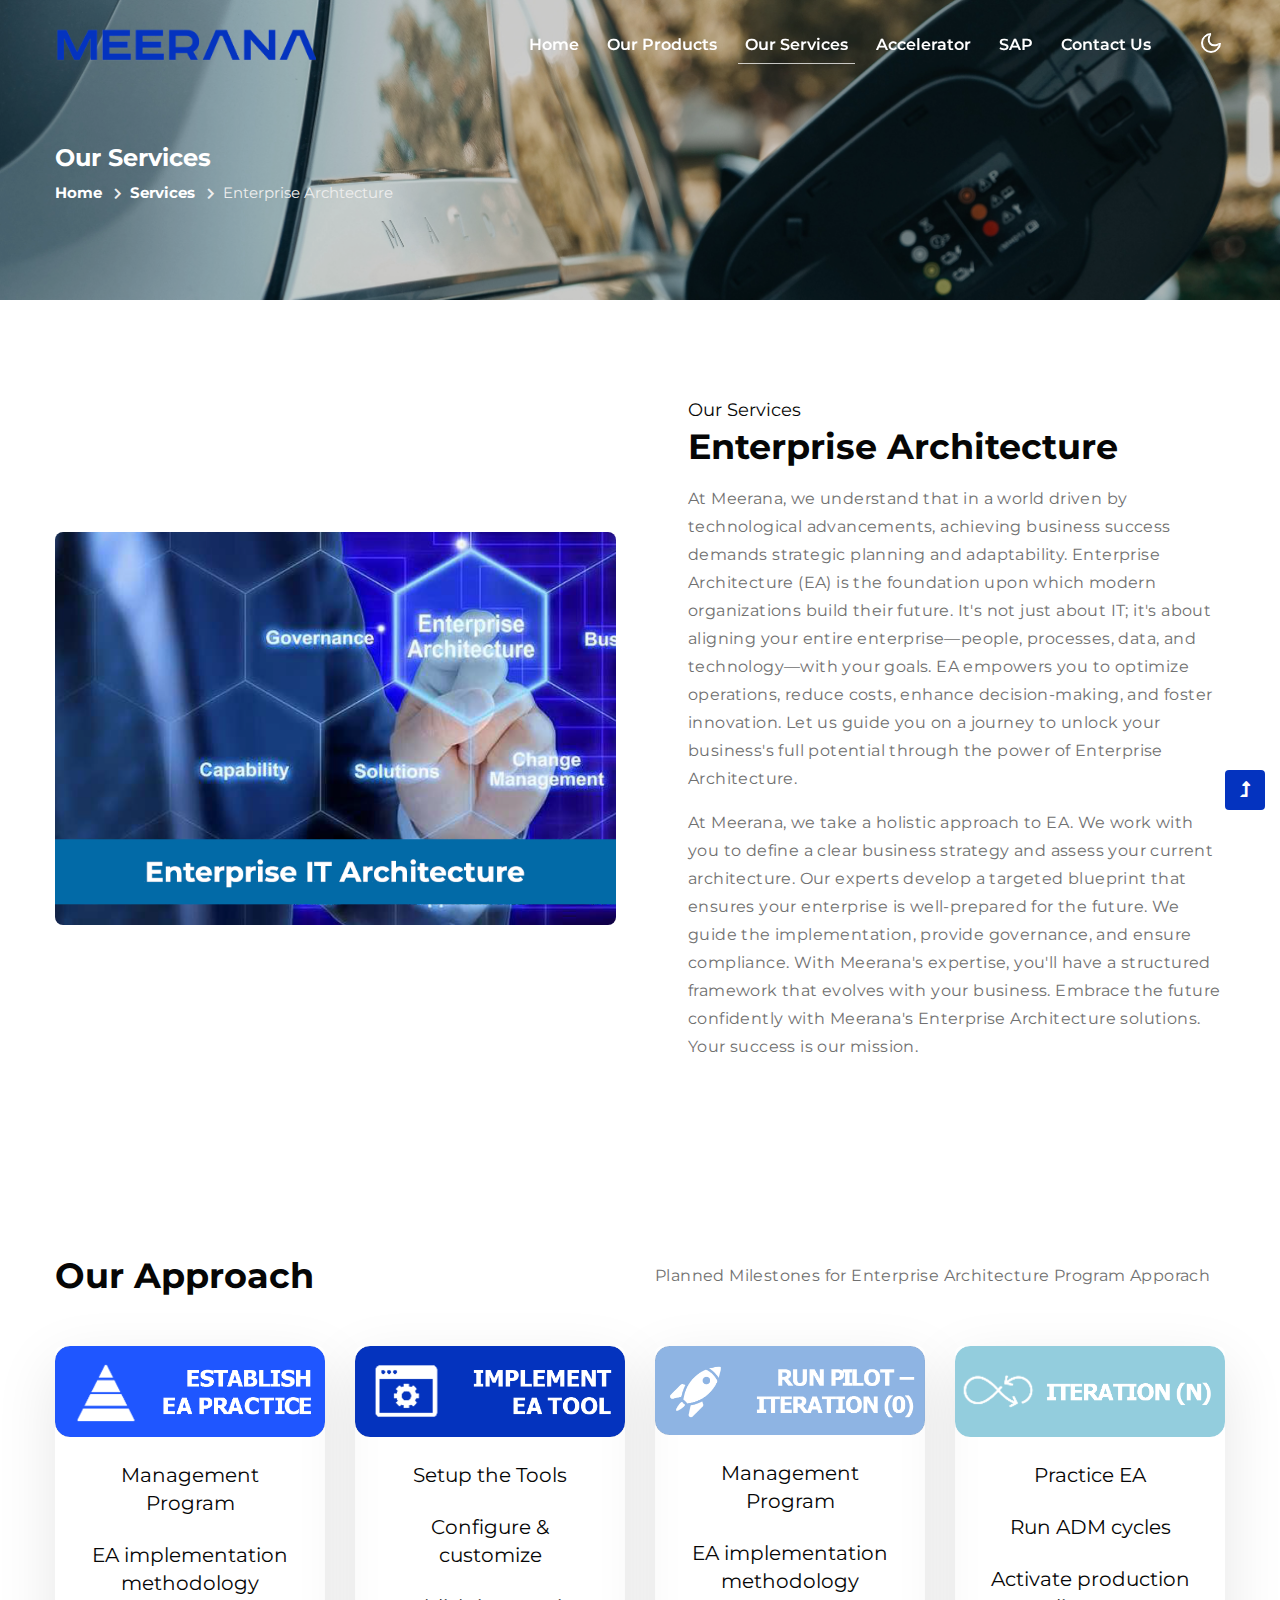
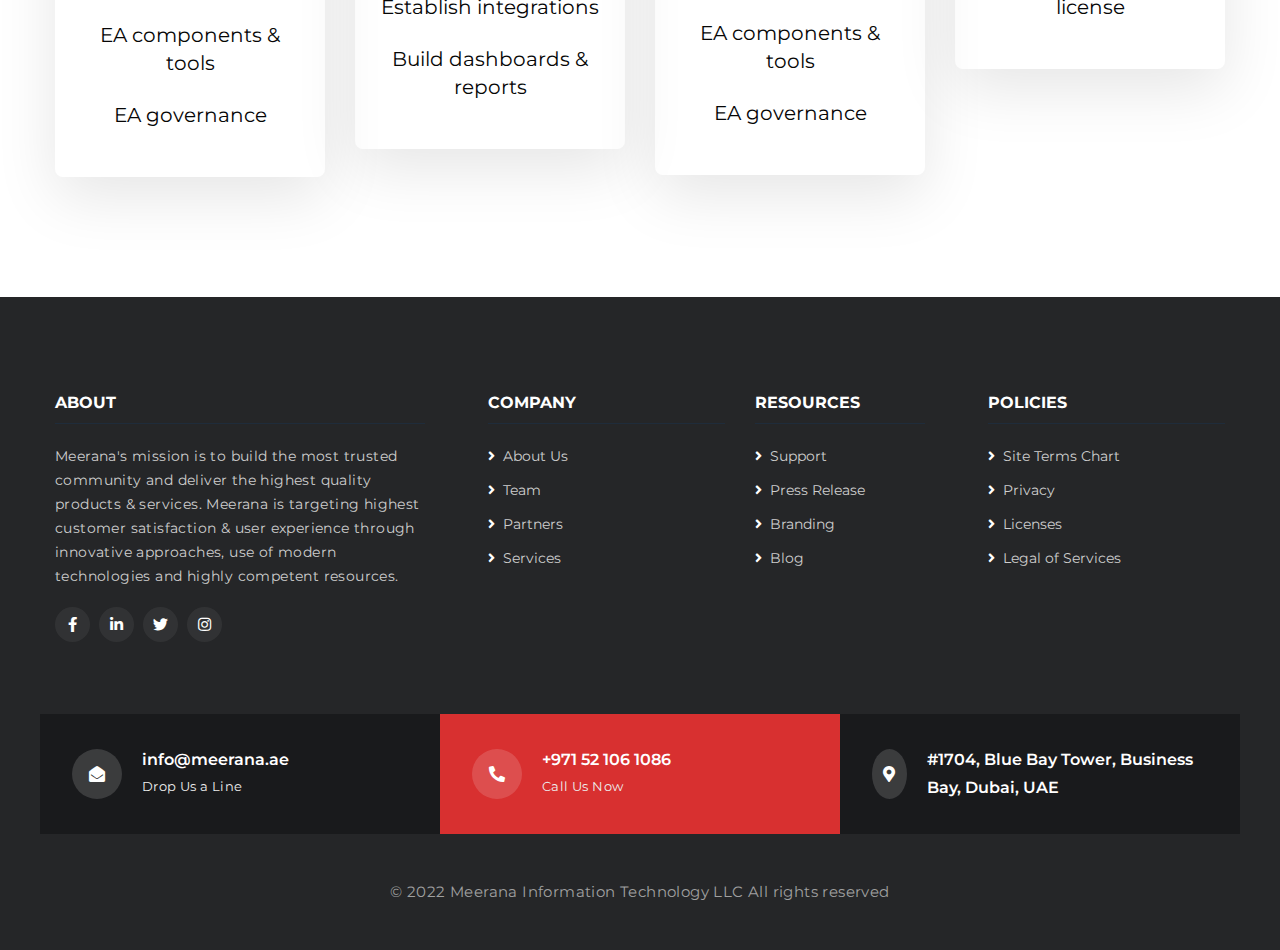
<file: enterprise-architecture.html>
<!doctype html>
<html lang="en">

<head>
    <!-- Required meta tags -->
        <!-- Google tag (gtag.js) -->
    <script async src="https://www.googletagmanager.com/gtag/js?id=G-6ZYGCCJXCL"></script>
    <script>
        window.dataLayer = window.dataLayer || [];
        function gtag(){dataLayer.push(arguments);}
        gtag('js', new Date());

        gtag('config', 'G-6ZYGCCJXCL');
    </script>
        
    <meta charset="utf-8">
    <meta name="viewport" content="width=device-width, initial-scale=1, shrink-to-fit=no">
    <title>Meerana - Services</title>
    <!-- google-fonts -->
    <link href="//fonts.googleapis.com/css2?family=Montserrat:wght@100;200;300;400;500;600;700;800;900&display=swap"
        rel="stylesheet">
    <!-- //google-fonts -->
    <!-- Font-Awesome-Icons-CSS -->
    <link rel="stylesheet" href="assets/css/fontawesome-all.min.css">
    <!-- Template CSS Style link -->
    <link rel="stylesheet" href="assets/css/style-starter.css">
    <link rel="apple-touch-icon" sizes="57x57" href="./assets/images/favicon.ico/apple-icon-57x57.png">
    <link rel="apple-touch-icon" sizes="60x60" href="./assets/images/favicon.ico/apple-icon-60x60.png">
    <link rel="apple-touch-icon" sizes="72x72" href="./assets/images/favicon.ico/apple-icon-72x72.png">
    <link rel="apple-touch-icon" sizes="76x76" href="./assets/images/favicon.ico/apple-icon-76x76.png">
    <link rel="apple-touch-icon" sizes="114x114" href="./assets/images/favicon.ico/apple-icon-114x114.png">
    <link rel="apple-touch-icon" sizes="120x120" href="./assets/images/favicon.ico/apple-icon-120x120.png">
    <link rel="apple-touch-icon" sizes="144x144" href="./assets/images/favicon.ico/apple-icon-144x144.png">
    <link rel="apple-touch-icon" sizes="152x152" href="./assets/images/favicon.ico/apple-icon-152x152.png">
    <link rel="apple-touch-icon" sizes="180x180" href="./assets/images/favicon.ico/apple-icon-180x180.png">
    <link rel="icon" type="image/png" sizes="192x192" href="./assets/images/favicon.ico/android-icon-192x192.png">
    <link rel="icon" type="image/png" sizes="32x32" href="./assets/images/favicon.ico/favicon-32x32.png">
    <link rel="icon" type="image/png" sizes="96x96" href="./assets/images/favicon.ico/favicon-96x96.png">
    <link rel="icon" type="image/png" sizes="16x16" href="./assets/images/f">
    <link rel="manifest" href="./assets/images/favicon.ico/manifest.json">
</head>

<body>
     <!--header-->
     <header id="site-header" class="fixed-top">
        <div class="container">
            <nav class="navbar navbar-expand-lg stroke">
                <!-- <h1>
                    <a class="navbar-brand d-flex align-items-center" href="index.html">
                        <span class="lostyle-1">MEERANA</span>
                    </a>
                </h1> -->
                <!-- if logo is image enable this    -->
                <a class="navbar-brand" href="#index.html">
                    <img src="assets/images/logo/meerana-logo-removebg-preview.png" alt="Your logo" title="Your logo" style="height:35px;" />
                </a>
                <button class="navbar-toggler  collapsed bg-gradient" type="button" data-toggle="collapse"
                    data-target="#navbarTogglerDemo02" aria-controls="navbarTogglerDemo02" aria-expanded="false"
                    aria-label="Toggle navigation">
                    <span class="navbar-toggler-icon fa icon-expand fa-bars"></span>
                    <span class="navbar-toggler-icon fa icon-close fa-times"></span>
                </button>

                <div class="collapse navbar-collapse" id="navbarTogglerDemo02">
                    <ul class="navbar-nav ml-lg-auto">
                        <li class="nav-item">
                            <a class="nav-link" href="index.html">Home</a>
                        </li>
                        <li class="nav-item">
                            <a class="nav-link" href="products.html">Our Products</a>
                        </li>
                        <li class="nav-item active">
                            <a class="nav-link" href="services.html">Our Services  <span class="sr-only">(current)</span></a>
                        </li>
                        <li class="nav-item">
                            <a class="nav-link" href="accelerator.html">Accelerator</a>
                        </li>
                        <li class="nav-item">
                            <a class="nav-link" href="SAP.html">SAP</a>
                        </li>
                        <li class="nav-item">
                            <a class="nav-link" href="contact.html">Contact Us</a>
                        </li>
                        <!-- search button -->
                        <div class="search-right ml-lg-3">
                            <form action="#search" method="GET" class="search-box position-relative">
                                <!-- <div class="input-search">
                                    <input type="search" placeholder="Enter Keyword" name="search" required="required"
                                        autofocus="" class="search-popup">
                                </div> -->
                                <!-- <button type="submit" class="btn search-btn"><i class="fa fa-search"
                                        aria-hidden="true"></i></button> -->
                            </form>
                        </div>
                        <!-- //search button -->
                    </ul>
                </div>
                <!-- toggle switch for light and dark theme -->
                <div class="cont-ser-position">
                    <nav class="navigation">
                        <div class="theme-switch-wrapper">
                            <label class="theme-switch" for="checkbox">
                                <input type="checkbox" id="checkbox">
                                <div class="mode-container">
                                    <i class="gg-sun"></i>
                                    <i class="gg-moon"></i>
                                </div>
                            </label>
                        </div>
                    </nav>
                </div>
                <!-- //toggle switch for light and dark theme -->
            </nav>
        </div>
    </header>
    <!--//header-->

    <!-- inner banner -->
    <section class="inner-banner">
        <div class="w3l-breadcrumb py-5">
            <div class="container py-xl-5 py-md-4 mt-5">
                <h4 class="inner-text-title font-weight-bold mb-sm-2">Our Services</h4>
                <ul class="breadcrumbs-custom-path">
                    <li><a href="index.html">Home</a></li>
                    <li class="active"><span class="fa fa-chevron-right mx-2" aria-hidden="true"></span><a href="services.html">Services</a></li>
                    <li class="active"><span class="fa fa-chevron-right mx-2" aria-hidden="true"></span>Enterprise Archtecture</li>
                </ul>
            </div>
        </div>
    </section>
    <!-- //inner banner -->

    <!-- content section -->
    <section id="officeapp" class="w3l-text-6 py-5">
        <div class="text-6-mian py-md-5 py-4">
            <div class="container">
                <div class="row top-cont-grid align-items-center">
                    <div class="col-lg-6 left-img pr-lg-4 order-lg-first order-last">
                        <img src="assets/images/Services/enterprise-architecture.png" alt="" class="img-responsive img-fluid" />
                    </div>
                    <div class="col-lg-6 text-6-info mb-lg-0 mb-5 pl-xl-5 order-lg-last order-first">
                        <h5 class="small-title-2">Our Services</h5>
                        <h3 class="title-style-2 mb-3">
                            Enterprise Architecture</h3>
                        <p>   </p>
                        <p class="content-para mb-3">
                            At Meerana, we understand that in a world driven by technological advancements, achieving business success demands strategic planning and adaptability. 
                            Enterprise Architecture (EA) is the foundation upon which modern organizations build their future. It's not just about IT; it's about aligning your entire enterprise—people, 
                            processes, data, and technology—with your goals. EA empowers you to optimize operations, reduce costs, enhance decision-making, and foster innovation. Let us guide you on a 
                            journey to unlock your business's full potential through the power of Enterprise Architecture.

                        </p>
                        <p>
                            At Meerana, we take a holistic approach to EA. We work with you to define a clear business strategy and assess your current architecture. 
                            Our experts develop a targeted blueprint that ensures your enterprise is well-prepared for the future. We guide the implementation, provide governance, 
                            and ensure compliance. With Meerana's expertise, you'll have a structured framework that evolves with your business. Embrace the future confidently with 
                            Meerana's Enterprise Architecture solutions. Your success is our mission.
                        </p>
                                       
                    </div>
                </div>
            </div>
        </div>
    </section>
    <!-- content section -->

    <!-- Our approach section -->
    <section id="team" class="w3l-team py-5">
        <div class="container py-md-5 py-4">
            <div class="row align-items-center mb-5">
                <div class="col-md-6 section-heading">
                    <!-- <h5 class="small-title-2">About Us </h5> -->
                    <h3 class="title-style-2">Our Approach</h3>
                </div>
                <div class="col-md-6 section-heading mt-md-0 mt-2">
                    <p>
                        Planned Milestones for Enterprise Architecture Program Apporach
                    </p>
                </div>
            </div>
            <div class="row text-center">
                <div class="col-lg-3 col-sm-6">
                    <div class="team-block-single">
                        <div class="team-grids">
                            <img src="./assets/images/Services/Enterprise/first.png" class="img-fluid" alt="">
                        </div>
                        <div class="team-bottom-block p-4">
                            <h5>Management Program</h5><br>
                            <h5>EA implementation methodology</h5><br>
                            <h5>EA components & tools</h5><br>
                            <h5>EA governance</h5><br>
                        </div>
                    </div>
                </div>
                <div class="col-lg-3 col-sm-6">
                    <div class="team-block-single">
                        <div class="team-grids">
                            <img src="./assets/images/Services/Enterprise/second.png" class="img-fluid" alt="">
                        </div>
                        <div class="team-bottom-block p-4">
                            <h5>Setup the Tools</h5><br>
                            <h5>Configure & customize</h5><br>
                            <h5>Establish integrations</h5><br>
                            <h5>Build dashboards &
                                reports</h5><br>
                        </div>
                    </div>
                </div>
                <div class="col-lg-3 col-sm-6">
                    <div class="team-block-single">
                        <div class="team-grids">
                            <img src="./assets/images/Services/Enterprise/third.png" class="img-fluid" alt="">
                        </div>
                        <div class="team-bottom-block p-4">
                            <h5>Management Program</h5><br>
                            <h5>EA implementation methodology</h5><br>
                            <h5>EA components & tools</h5><br>
                            <h5>EA governance</h5><br>
                        </div>
                    </div>
                </div>
                <div class="col-lg-3 col-sm-6">
                    <div class="team-block-single">
                        <div class="team-grids">
                            <img src="./assets/images/Services/Enterprise/fourth.png" class="img-fluid" alt="">
                        </div>
                        <div class="team-bottom-block p-4">
                            <h5>Practice EA</h5><br>
                            <h5>Run ADM cycles</h5><br>
                            <h5>Activate production
                                license</h5><br>
                        </div>
                    </div>
                </div>               
            </div><br>
   
        </div>
    </section>
    
    <!-- footer -->
    <footer class="w3l-footer-22 py-5">
        <div class="container py-md-5 py-4">
            <div class="row sub-columns">
                <div class="col-lg-4 col-sm-6 sub-one-left">
                    <h6>About </h6>
                    <p>Meerana's mission is to build the most trusted community and deliver the highest quality 
                        products & services. Meerana is targeting highest customer 
                        satisfaction & user experience through innovative approaches, use of modern technologies and highly competent resources.</p>
                    <div class="columns-2">
                        <ul class="social">
                            <li><a href="https://www.facebook.com/Meerana-Technologies-103202952444041" title="facebook"><span class="fab fa-facebook-f"
                                        aria-hidden="true"></span></a>
                            </li>
                            <li><a href="https://www.linkedin.com/in/mataralmehairi/?originalSubdomain=ae" title="linkedin"><span class="fab fa-linkedin-in"
                                        aria-hidden="true"></span></a>
                            </li>
                            <li><a href="https://twitter.com/MeeranaTech" title="twitter"><span class="fab fa-twitter"
                                        aria-hidden="true"></span></a>
                            </li>
                            <li><a href="https://www.instagram.com/meerana.technologies/" title="instagram"><span class="fab fa-instagram"
                                        aria-hidden="true"></span></a>
                            </li>
                        </ul>
                    </div>
                </div>
                <div class="col-lg-3 col-sm-6 sub-two-right pl-lg-5 mt-sm-0 mt-5">
                    <h6>Company</h6>
                    <ul>
                        <li><a href="#about"><span class="fas fa-angle-right mr-2"></span>About Us</a>
                        </li>
                        <li><a href="#team"><span class="fas fa-angle-right mr-2"></span>Team</a>
                        </li>
                        <li><a href="#partners"><span class="fas fa-angle-right mr-2"></span>Partners</a>
                        </li>
                        <li><a href="#services"><span class="fas fa-angle-right mr-2"></span>Services</a>
                        </li>
                    </ul>
                </div>
                <div class="col-lg-2 col-sm-6 sub-two-right mt-lg-0 mt-sm-5 mt-4">
                    <h6>Resources</h6>
                    <ul>
                        <li><a href="#banner"><span class="fas fa-angle-right mr-2"></span>Support</a></li>
                        <li><a href="#banner"><span class="fas fa-angle-right mr-2"></span>Press Release</a>
                        </li>
                        <li><a href="#banner"><span class="fas fa-angle-right mr-2"></span>Branding</a>
                        </li>
                        <li><a href="#banner"><span class="fas fa-angle-right mr-2"></span>Blog</a></li>
                    </ul>
                </div>
                <div class="col-lg-3 col-sm-6 sub-two-right pl-lg-5 mt-lg-0 mt-sm-5 mt-4">
                    <h6>Policies</h6>
                    <ul>
                        <li><a href="#banner"><span class="fas fa-angle-right mr-2"></span>Site Terms
                                Chart</a></li>
                        <li><a href="#banner"><span class="fas fa-angle-right mr-2"></span>Privacy</a>
                        </li>
                        <li><a href="#banner"><span class="fas fa-angle-right mr-2"></span>Licenses</a>
                        </li>
                        <li><a href="#banner"><span class="fas fa-angle-right mr-2"></span>Legal
                                of Services</a></li>
                    </ul>
                </div>
            </div>
            <div class="sub-contact mt-5 pt-lg-4">
                <div class="row">
                    <div class="col-md-4 footer-contact d-flex align-items-center">
                        <span class="fas fa-envelope-open" aria-hidden="true"></span>
                        <div>
                            <a href="mailto:info@meerana.ae">info@meerana.ae</a>
                            <p>Drop Us a Line</p>
                        </div>
                    </div>
                    <div class="col-md-4 footer-contact d-flex align-items-center active">
                        <span class="fas fa-phone-alt" aria-hidden="true"></span>
                        <div>
                            <a href="tel:+971 52 106 1086">+971 52 106 1086</a>
                            <p>Call Us Now</p>
                        </div>
                    </div>
                    <div class="col-md-4 footer-contact d-flex align-items-center">
                        <span class="fas fa-map-marker-alt" aria-hidden="true"></span>
                        <div>
                            <h5> #1704, Blue Bay Tower, Business Bay, Dubai, UAE</h5>
                        </div>
                    </div>
                </div>
            </div>
        </div>
        <!-- copyright -->
        <div class="copyright-footer text-center">
            <div class="container">
                <div class="columns">
                    <p>© 2022 Meerana Information Technology LLC All rights reserved
                        <!-- . Design by
                        <a href="https://w3layouts.com/" target="_blank"> W3Layouts</a> -->
                    </p>
                </div>
            </div>
        </div>
        <!-- //copyright -->
    </footer>
    <!-- //footer -->

    <!-- Js scripts -->
    <!-- move top -->
    <button onclick="topFunction()" id="movetop" title="Go to top">
        <span class="fas fa-level-up-alt" aria-hidden="true"></span>
    </button>
    <script>
        // When the user scrolls down 20px from the top of the document, show the button
        window.onscroll = function () {
            scrollFunction()
        };

        function scrollFunction() {
            if (document.body.scrollTop > 20 || document.documentElement.scrollTop > 20) {
                document.getElementById("movetop").style.display = "block";
            } else {
                document.getElementById("movetop").style.display = "none";
            }
        }

        // When the user clicks on the button, scroll to the top of the document
        function topFunction() {
            document.body.scrollTop = 0;
            document.documentElement.scrollTop = 0;
        }
    </script>
    <!-- //move top -->

    <!-- common jquery plugin -->
    <script src="assets/js/jquery-3.3.1.min.js"></script>    
    <script src="assets/js/counterup.min.js"></script>
    <!-- //common jquery plugin -->

    <!-- theme switch js (light and dark)-->
    <script src="assets/js/theme-change.js"></script>
    <script>
        function autoType(elementClass, typingSpeed) {
            var thhis = $(elementClass);
            thhis.css({
                "position": "relative",
                "display": "inline-block"
            });
            thhis.prepend('<div class="cursor" style="right: initial; left:0;"></div>');
            thhis = thhis.find(".text-js");
            var text = thhis.text().trim().split('');
            var amntOfChars = text.length;
            var newString = "";
            thhis.text("|");
            setTimeout(function () {
                thhis.css("opacity", 1);
                thhis.prev().removeAttr("style");
                thhis.text("");
                for (var i = 0; i < amntOfChars; i++) {
                    (function (i, char) {
                        setTimeout(function () {
                            newString += char;
                            thhis.text(newString);
                        }, i * typingSpeed);
                    })(i + 1, text[i]);
                }
            }, 1500);
        }

        $(document).ready(function () {
            // Now to start autoTyping just call the autoType function with the 
            // class of outer div
            // The second paramter is the speed between each letter is typed.   
            autoType(".type-js", 200);
        });
    </script>
    <!-- //theme switch js (light and dark)-->

    <!-- MENU-JS -->
    <script>
        $(window).on("scroll", function () {
            var scroll = $(window).scrollTop();

            if (scroll >= 80) {
                $("#site-header").addClass("nav-fixed");
            } else {
                $("#site-header").removeClass("nav-fixed");
            }
        });

        //Main navigation Active Class Add Remove
        $(".navbar-toggler").on("click", function () {
            $("header").toggleClass("active");
        });
        $(document).on("ready", function () {
            if ($(window).width() > 991) {
                $("header").removeClass("active");
            }
            $(window).on("resize", function () {
                if ($(window).width() > 991) {
                    $("header").removeClass("active");
                }
            });
        });
    </script>
    <!-- //MENU-JS -->

    <!-- disable body scroll which navbar is in active -->
    <script>
        $(function () {
            $('.navbar-toggler').click(function () {
                $('body').toggleClass('noscroll');
            })
        });
    </script>
    <!-- //disable body scroll which navbar is in active -->

    <!--bootstrap-->
    <script src="assets/js/bootstrap.min.js"></script>
    <!-- //bootstrap-->
    <!-- //Js scripts -->
</body>

</html>
</file>
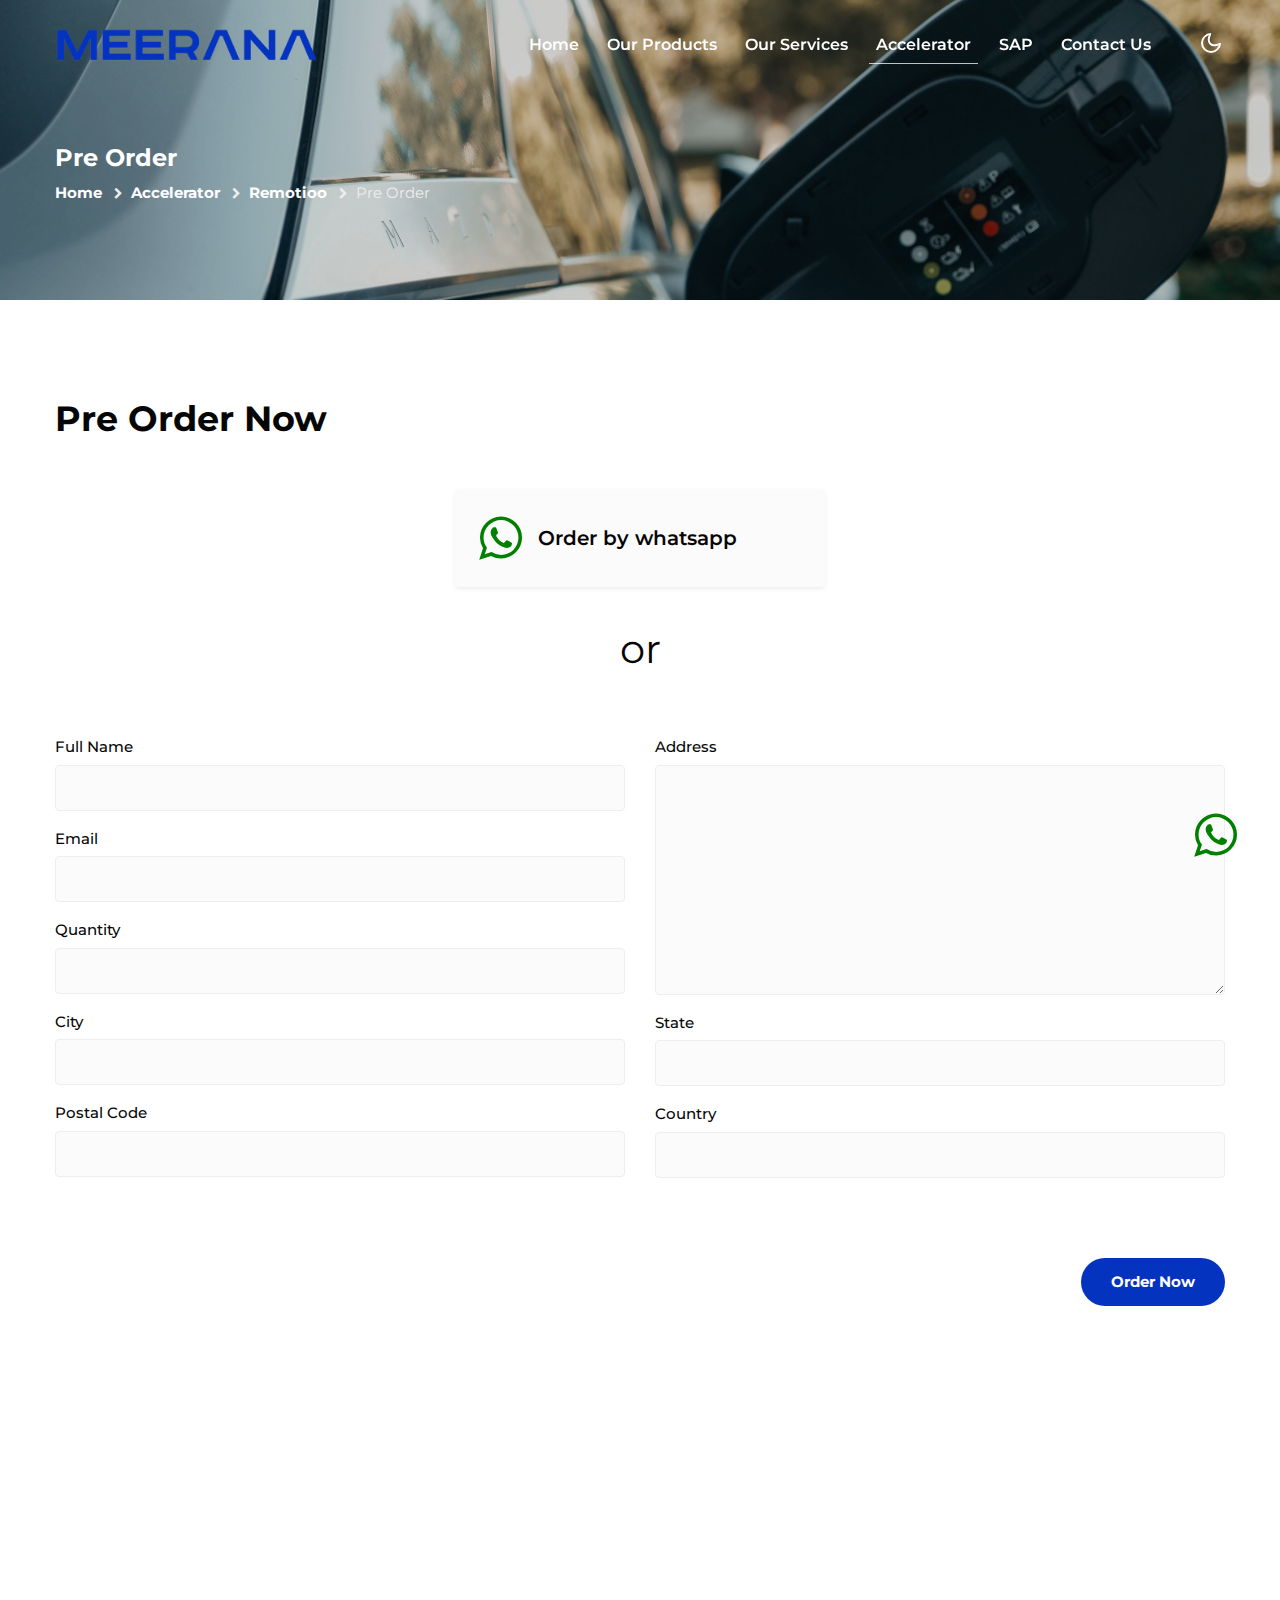
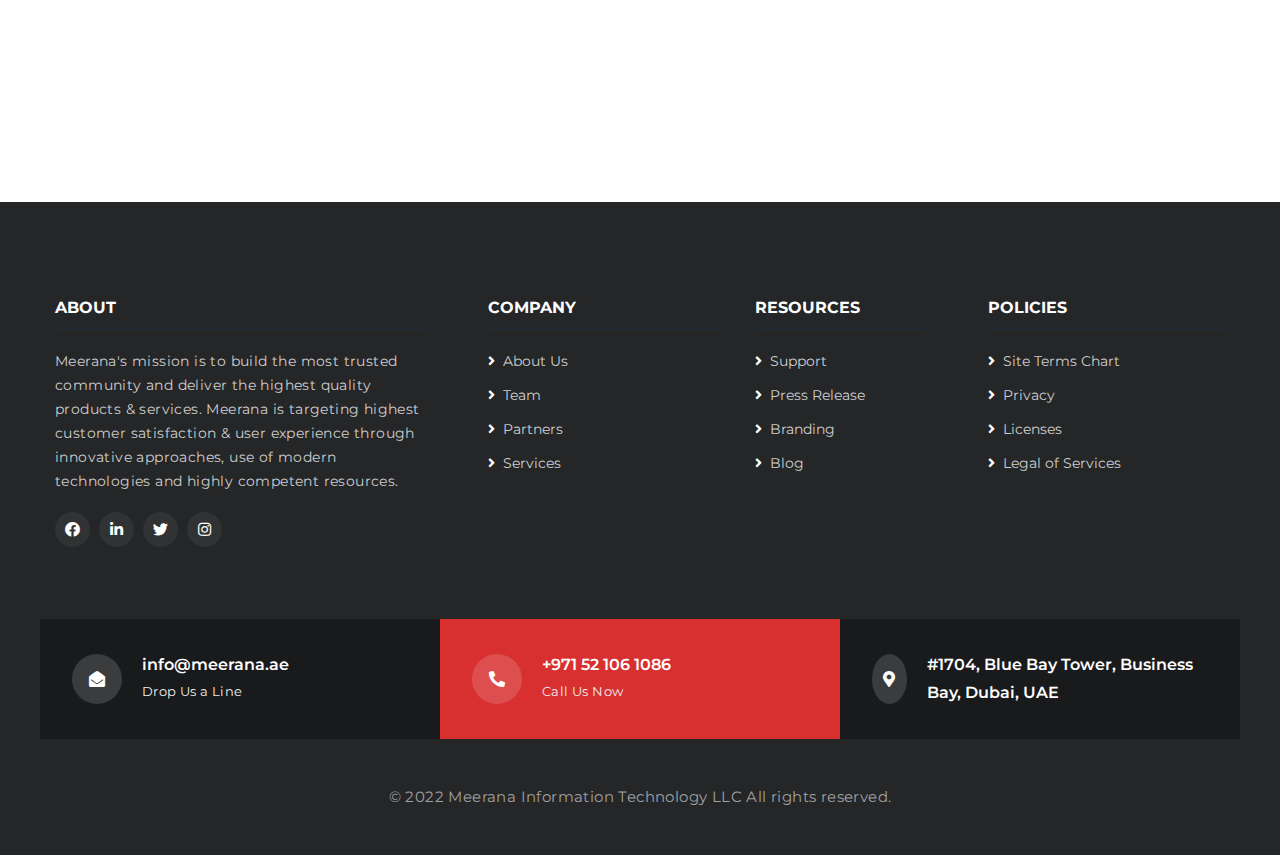
<file: pre-order.html>
<!doctype html>
<html lang="en">

<head>
    <!-- Required meta tags -->
    <meta charset="utf-8">
    <meta name="viewport" content="width=device-width, initial-scale=1, shrink-to-fit=no">
    <title>Remotioo pre-order</title>
    <!-- google-fonts -->
    <link href="//fonts.googleapis.com/css2?family=Montserrat:wght@100;200;300;400;500;600;700;800;900&display=swap"
        rel="stylesheet">
    <!-- //google-fonts -->
    <!-- Font-Awesome-Icons-CSS -->
    <link rel="stylesheet" href="assets/css/fontawesome-all.min.css">
    <!-- Template CSS Style link -->
    <link rel="stylesheet" href="assets/css/style-starter.css">
    <link rel="apple-touch-icon" sizes="57x57" href="./assets/images/favicon.ico/apple-icon-57x57.png">
    <link rel="apple-touch-icon" sizes="60x60" href="./assets/images/favicon.ico/apple-icon-60x60.png">
    <link rel="apple-touch-icon" sizes="72x72" href="./assets/images/favicon.ico/apple-icon-72x72.png">
    <link rel="apple-touch-icon" sizes="76x76" href="./assets/images/favicon.ico/apple-icon-76x76.png">
    <link rel="apple-touch-icon" sizes="114x114" href="./assets/images/favicon.ico/apple-icon-114x114.png">
    <link rel="apple-touch-icon" sizes="120x120" href="./assets/images/favicon.ico/apple-icon-120x120.png">
    <link rel="apple-touch-icon" sizes="144x144" href="./assets/images/favicon.ico/apple-icon-144x144.png">
    <link rel="apple-touch-icon" sizes="152x152" href="./assets/images/favicon.ico/apple-icon-152x152.png">
    <link rel="apple-touch-icon" sizes="180x180" href="./assets/images/favicon.ico/apple-icon-180x180.png">
    <link rel="icon" type="image/png" sizes="192x192" href="./assets/images/favicon.ico/android-icon-192x192.png">
    <link rel="icon" type="image/png" sizes="32x32" href="./assets/images/favicon.ico/favicon-32x32.png">
    <link rel="icon" type="image/png" sizes="96x96" href="./assets/images/favicon.ico/favicon-96x96.png">
    <link rel="icon" type="image/png" sizes="16x16" href="./assets/images/f">
    <link rel="manifest" href="./assets/images/favicon.ico/manifest.json">
    <link rel="stylesheet" href="https://cdnjs.cloudflare.com/ajax/libs/font-awesome/4.7.0/css/font-awesome.min.css">
</head>

<body>
    <!--header-->
    <header id="site-header" class="fixed-top">
        <div class="container">
            <nav class="navbar navbar-expand-lg stroke">
                <!-- <h1>
                    <a class="navbar-brand d-flex align-items-center" href="index.html">
                        <span class="lostyle-1">MEERANA</span>
                    </a>
                </h1> -->
                <!-- if logo is image enable this    -->
                <a class="navbar-brand" href="#index.html">
                    <img src="assets/images/logo/meerana-logo-removebg-preview.png" alt="Your logo" title="Your logo" style="height:35px;" />
                </a>
                <button class="navbar-toggler  collapsed bg-gradient" type="button" data-toggle="collapse"
                    data-target="#navbarTogglerDemo02" aria-controls="navbarTogglerDemo02" aria-expanded="false"
                    aria-label="Toggle navigation">
                    <span class="navbar-toggler-icon fa icon-expand fa-bars"></span>
                    <span class="navbar-toggler-icon fa icon-close fa-times"></span>
                </button>

                <div class="collapse navbar-collapse" id="navbarTogglerDemo02">
                    <ul class="navbar-nav ml-lg-auto">
                        <li class="nav-item">
                            <a class="nav-link" href="index.html">Home</a>
                        </li>
                        <li class="nav-item">
                            <a class="nav-link" href="products.html">Our Products</a>
                        </li>
                        <li class="nav-item">
                            <a class="nav-link" href="services.html">Our Services</a>
                        </li>
                        <li class="nav-item active">
                            <a class="nav-link" href="accelerator.html">Accelerator <span class="sr-only">(current)</span></a>
                        </li>
                        <li class="nav-item">
                            <a class="nav-link" href="SAP.html">SAP</a>
                        </li>
                        <li class="nav-item">
                            <a class="nav-link" href="contact.html">Contact Us</a>
                        </li>
                        <!-- search button -->
                        <div class="search-right ml-lg-3">
                            <form action="#search" method="GET" class="search-box position-relative">
                                <!-- <div class="input-search">
                                    <input type="search" placeholder="Enter Keyword" name="search" required="required"
                                        autofocus="" class="search-popup">
                                </div> -->
                                <!-- <button type="submit" class="btn search-btn"><i class="fa fa-search"
                                        aria-hidden="true"></i></button> -->
                            </form>
                        </div>
                        <!-- //search button -->
                    </ul>
                </div>
                <!-- toggle switch for light and dark theme -->
                <div class="cont-ser-position">
                    <nav class="navigation">
                        <div class="theme-switch-wrapper">
                            <label class="theme-switch" for="checkbox">
                                <input type="checkbox" id="checkbox">
                                <div class="mode-container">
                                    <i class="gg-sun"></i>
                                    <i class="gg-moon"></i>
                                </div>
                            </label>
                        </div>
                    </nav>
                </div>
                <!-- //toggle switch for light and dark theme -->
            </nav>
        </div>
    </header>
    <!--//header-->

    <!-- inner banner -->
    <section class="inner-banner">
        <div class="w3l-breadcrumb py-5">
            <div class="container py-xl-5 py-md-4 mt-5">
                <h4 class="inner-text-title font-weight-bold mb-sm-2">Pre Order</h4>
                <ul class="breadcrumbs-custom-path">
                    <li><a href="index.html">Home</a></li>
                    <li><span class="fa fa-chevron-right mx-2" aria-hidden="true"></span><a href="accelerator.html">Accelerator</a></li>
                    <li><span class="fa fa-chevron-right mx-2" aria-hidden="true"></span><a href="accelerator.html">Remotioo</a></li>
                    <li class="active"><span class="fa fa-chevron-right mx-2" aria-hidden="true"></span>Pre Order</li>
                </ul>
            </div>
        </div>
    </section>
    <!-- //inner banner -->

    <!-- contact -->
    <section class="w3l-contact-info-main py-5" id="contact">
        <div class="container py-md-5 py-4">
            <div class="row align-items-center mb-5">
                <div class="col-md-6 section-heading">
                    <h3 class="title-style-2">Pre Order Now</h3>
                </div>
                <div class="col-md-6 section-heading mt-md-0 mt-2">
                </div>
            </div>
            <div class="row justify-content-center">
                <div class="col-lg-4 col-md-6">
                    <div class="contact-address p-4">                        
                        <a href="https://wa.me/c/971568755296">
                            <div class=" d-flex align-items-center">
                                    <i class="fa fa-whatsapp" aria-hidden="true" style="font-size:50px;color:green"></i>
                                    <div class="ml-3">
                                        <h5 class="contact-text">Order by whatsapp</h5>
                                    </div>
                            </div>                        
                        </a>
                    </div>
                </div>
            </div>
            <br><br>
            <h1 class="text-center">or</h1>
            <div class="contact-w3pvt-form mt-5 pt-lg-4">
                <form method="post" class="w3layouts-contact-fm" action="https://sendmail.w3layouts.com/submitForm">
                    <div class="row main-cont-sec">
                        <div class="col-md-6 left-cont-contact">
                            <div class="form-group mb-3">
                                <label for="w3lName">Full Name</label>
                                <input class="form-control" type="text" name="w3lName" id="w3lName" placeholder=""
                                    required="">
                            </div>
                            <div class="form-group mb-3">
                                <label for="w3lSender">Email</label>
                                <input class="form-control" type="email" name="w3lSender" id="w3lSender" placeholder=""
                                    required="">
                            </div>
                            <div class="form-group mb-3">
                                <label for="w3lSubject">Quantity</label>
                                <input class="form-control" type="text" name="w3lSubject" id="w3lSubject" required="">
                            </div>

                            <div class="form-group mb-3">
                                <label for="w3lSubject">City</label>
                                <input class="form-control" type="text" name="w3lSubject" id="w3lSubject" required="">
                            </div>

                            <div class="form-group mb-3">
                                <label for="w3lSubject">Postal Code</label>
                                <input class="form-control" type="text" name="w3lSubject" id="w3lSubject" required="">
                            </div>
                        </div>
                        <div class="col-md-6 right-cont-contact">
                            <div class="form-group">
                                <label for="w3lSubject">Address</label>
                                <textarea class="form-control" name="w3lMessage" id="w3lMessage" placeholder=""
                                    required=""></textarea>
                            </div>
                            <div class="form-group mb-3">
                                <label for="w3lSubject">State</label>
                                <input class="form-control" type="text" name="w3lSubject" id="w3lSubject" required="">
                            </div>

                            <div class="form-group mb-3">
                                <label for="w3lSubject">Country</label>
                                <input class="form-control" type="text" name="w3lSubject" id="w3lSubject" required="">
                            </div>
                        </div>
                    </div>
                    <div class="form-group-2 mt-3 text-right">
                        <a href="mailto:info@meerana.ae" class="btn btn-style mt-md-5 mt-4">Order Now</a>
                        <!-- <button type="submit" class="btn btn-style">Submit Form</button> -->
                    </div>
                </form>
            </div>
        </div>
    </section>

    <div class="map-contact">
        <iframe class="map-w3layouts"
            src="https://www.google.com/maps/embed?pb=!1m18!1m12!1m3!1d3610.4621167227356!2d55.268366614933456!3d25.187633783900665!2m3!1f0!2f0!3f0!3m2!1i1024!2i768!4f13.1!3m3!1m2!1s0x3e5f682d28339af7%3A0x383e4374df1e942!2sBlue%20Bay%20Tower%20-%20Business%20Bay%20-%20Dubai!5e0!3m2!1sen!2sae!4v1666782329398!5m2!1sen!2sae"
            width="100%" height="400" frameborder="0" style="border: 0px;" allowfullscreen=""></iframe>
    </div>
    <!-- //contact -->

    <!-- footer -->
    <footer class="w3l-footer-22 py-5">
        <div class="container py-md-5 py-4">
            <div class="row sub-columns">
                <div class="col-lg-4 col-sm-6 sub-one-left">
                    <h6>About </h6>
                    <p>Meerana's mission is to build the most trusted community and deliver the highest quality 
                        products & services. Meerana is targeting highest customer 
                        satisfaction & user experience through innovative approaches, use of modern technologies and highly competent resources.</p>
                    <div class="columns-2">
                        <ul class="social">
                            <li><a href="https://www.facebook.com/Meerana-Technologies-103202952444041" title="facebook"><span class="fab fa-facebook-f"
                                        aria-hidden="true"></span></a>
                            </li>
                            <li><a href="https://www.linkedin.com/in/mataralmehairi/?originalSubdomain=ae" title="linkedin"><span class="fab fa-linkedin-in"
                                        aria-hidden="true"></span></a>
                            </li>
                            <li><a href="https://twitter.com/MeeranaTech" title="twitter"><span class="fab fa-twitter"
                                        aria-hidden="true"></span></a>
                            </li>
                            <li><a href="https://www.instagram.com/meerana.technologies/" title="instagram"><span class="fab fa-instagram"
                                        aria-hidden="true"></span></a>
                            </li>
                        </ul>
                    </div>
                </div>
                <div class="col-lg-3 col-sm-6 sub-two-right pl-lg-5 mt-sm-0 mt-5">
                    <h6>Company</h6>
                    <ul>
                        <li><a href="#about"><span class="fas fa-angle-right mr-2"></span>About Us</a>
                        </li>
                        <li><a href="#team"><span class="fas fa-angle-right mr-2"></span>Team</a>
                        </li>
                        <li><a href="#partners"><span class="fas fa-angle-right mr-2"></span>Partners</a>
                        </li>
                        <li><a href="#services"><span class="fas fa-angle-right mr-2"></span>Services</a>
                        </li>
                    </ul>
                </div>
                <div class="col-lg-2 col-sm-6 sub-two-right mt-lg-0 mt-sm-5 mt-4">
                    <h6>Resources</h6>
                    <ul>
                        <li><a href="#banner"><span class="fas fa-angle-right mr-2"></span>Support</a></li>
                        <li><a href="#banner"><span class="fas fa-angle-right mr-2"></span>Press Release</a>
                        </li>
                        <li><a href="#banner"><span class="fas fa-angle-right mr-2"></span>Branding</a>
                        </li>
                        <li><a href="#banner"><span class="fas fa-angle-right mr-2"></span>Blog</a></li>
                    </ul>
                </div>
                <div class="col-lg-3 col-sm-6 sub-two-right pl-lg-5 mt-lg-0 mt-sm-5 mt-4">
                    <h6>Policies</h6>
                    <ul>
                        <li><a href="#banner"><span class="fas fa-angle-right mr-2"></span>Site Terms
                                Chart</a></li>
                        <li><a href="privacy.html"><span class="fas fa-angle-right mr-2"></span>Privacy</a>
                        </li>
                        <li><a href="#banner"><span class="fas fa-angle-right mr-2"></span>Licenses</a>
                        </li>
                        <li><a href="#banner"><span class="fas fa-angle-right mr-2"></span>Legal
                                of Services</a></li>
                    </ul>
                </div>
            </div>
            <div class="sub-contact mt-5 pt-lg-4">
                <div class="row">
                    <div class="col-md-4 footer-contact d-flex align-items-center">
                        <span class="fas fa-envelope-open" aria-hidden="true"></span>
                        <div>
                            <a href="mailto:info@meerana.ae">info@meerana.ae</a>
                            <p>Drop Us a Line</p>
                        </div>
                    </div>
                    <div class="col-md-4 footer-contact d-flex align-items-center active">
                        <span class="fas fa-phone-alt" aria-hidden="true"></span>
                        <div>
                            <a href="tel:+971 52 106 1086">+971 52 106 1086</a>
                            <p>Call Us Now</p>
                        </div>
                    </div>
                    <div class="col-md-4 footer-contact d-flex align-items-center">
                        <span class="fas fa-map-marker-alt" aria-hidden="true"></span>
                        <div>
                            <h5> #1704, Blue Bay Tower, Business Bay, Dubai, UAE</h5>
                        </div>
                    </div>
                </div>
            </div>
        </div>
        <!-- copyright -->
        <div class="copyright-footer text-center">
            <div class="container">
                <div class="columns">
                    <p>© 2022 Meerana Information Technology LLC All rights reserved.
                         <!-- Design by
                        <a href="https://w3layouts.com/" target="_blank"> W3Layouts</a> -->
                    </p>
                </div>
            </div>
        </div>
        <!-- //copyright -->
    </footer>
    <!-- //footer -->


    <!-- Js scripts -->
    <!-- move top -->
    <button id="whatsappicon" title="">
        <a href="https://wa.me/c/971568755296">
            <i class="fa fa-whatsapp" aria-hidden="true" style="font-size:50px;color:green"></i>
        </a>
    </button>

    <!-- common jquery plugin -->
    <script src="assets/js/jquery-3.3.1.min.js"></script>
    <!-- //common jquery plugin -->

    <!-- theme switch js (light and dark)-->
    <script src="assets/js/theme-change.js"></script>
    <script>
        function autoType(elementClass, typingSpeed) {
            var thhis = $(elementClass);
            thhis.css({
                "position": "relative",
                "display": "inline-block"
            });
            thhis.prepend('<div class="cursor" style="right: initial; left:0;"></div>');
            thhis = thhis.find(".text-js");
            var text = thhis.text().trim().split('');
            var amntOfChars = text.length;
            var newString = "";
            thhis.text("|");
            setTimeout(function () {
                thhis.css("opacity", 1);
                thhis.prev().removeAttr("style");
                thhis.text("");
                for (var i = 0; i < amntOfChars; i++) {
                    (function (i, char) {
                        setTimeout(function () {
                            newString += char;
                            thhis.text(newString);
                        }, i * typingSpeed);
                    })(i + 1, text[i]);
                }
            }, 1500);
        }

        $(document).ready(function () {
            // Now to start autoTyping just call the autoType function with the 
            // class of outer div
            // The second paramter is the speed between each letter is typed.   
            autoType(".type-js", 200);
        });
    </script>
    <!-- //theme switch js (light and dark)-->

    <!-- MENU-JS -->
    <script>
        $(window).on("scroll", function () {
            var scroll = $(window).scrollTop();

            if (scroll >= 80) {
                $("#site-header").addClass("nav-fixed");
            } else {
                $("#site-header").removeClass("nav-fixed");
            }
        });

        //Main navigation Active Class Add Remove
        $(".navbar-toggler").on("click", function () {
            $("header").toggleClass("active");
        });
        $(document).on("ready", function () {
            if ($(window).width() > 991) {
                $("header").removeClass("active");
            }
            $(window).on("resize", function () {
                if ($(window).width() > 991) {
                    $("header").removeClass("active");
                }
            });
        });
    </script>
    <!-- //MENU-JS -->

    <!-- disable body scroll which navbar is in active -->
    <script>
        $(function () {
            $('.navbar-toggler').click(function () {
                $('body').toggleClass('noscroll');
            })
        });
    </script>
    <!-- //disable body scroll which navbar is in active -->

    <!--bootstrap-->
    <script src="assets/js/bootstrap.min.js"></script>
    <!-- //bootstrap-->
    <!-- //Js scripts -->
</body>

</html>
</file>
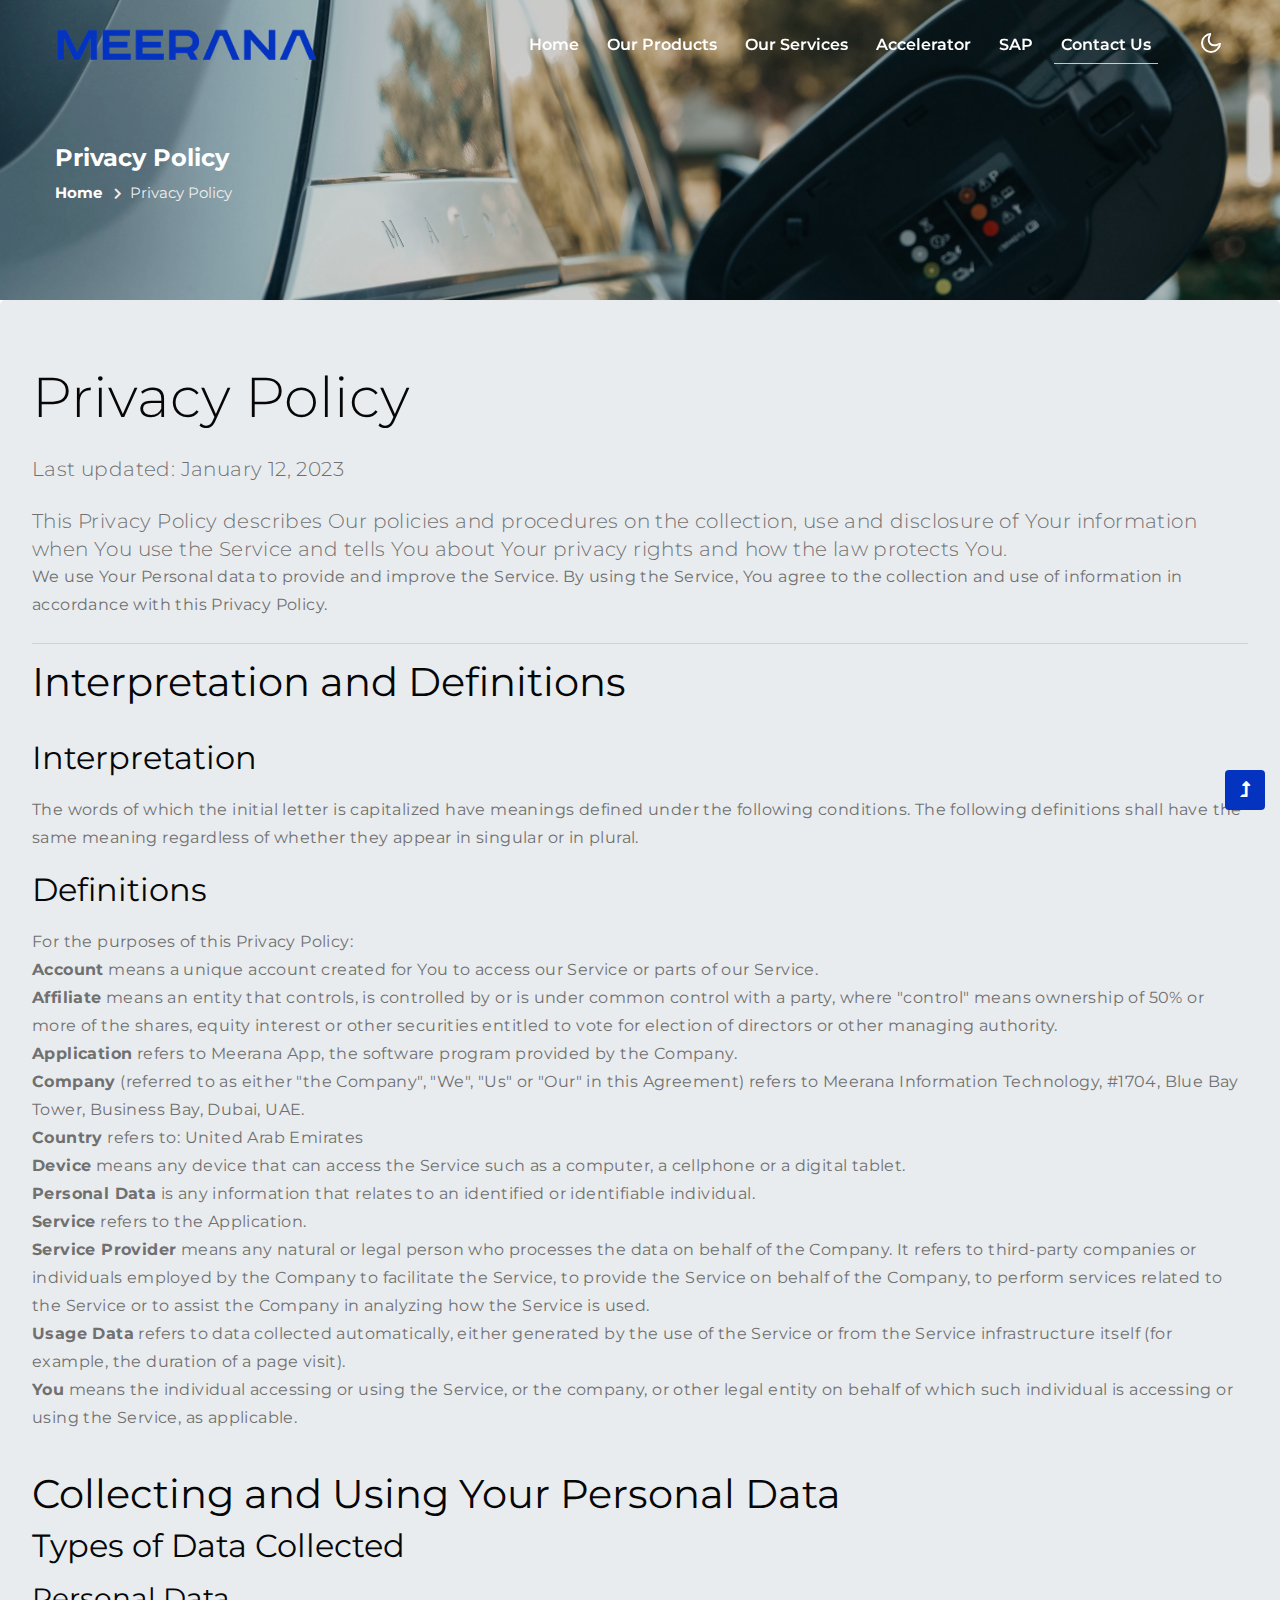
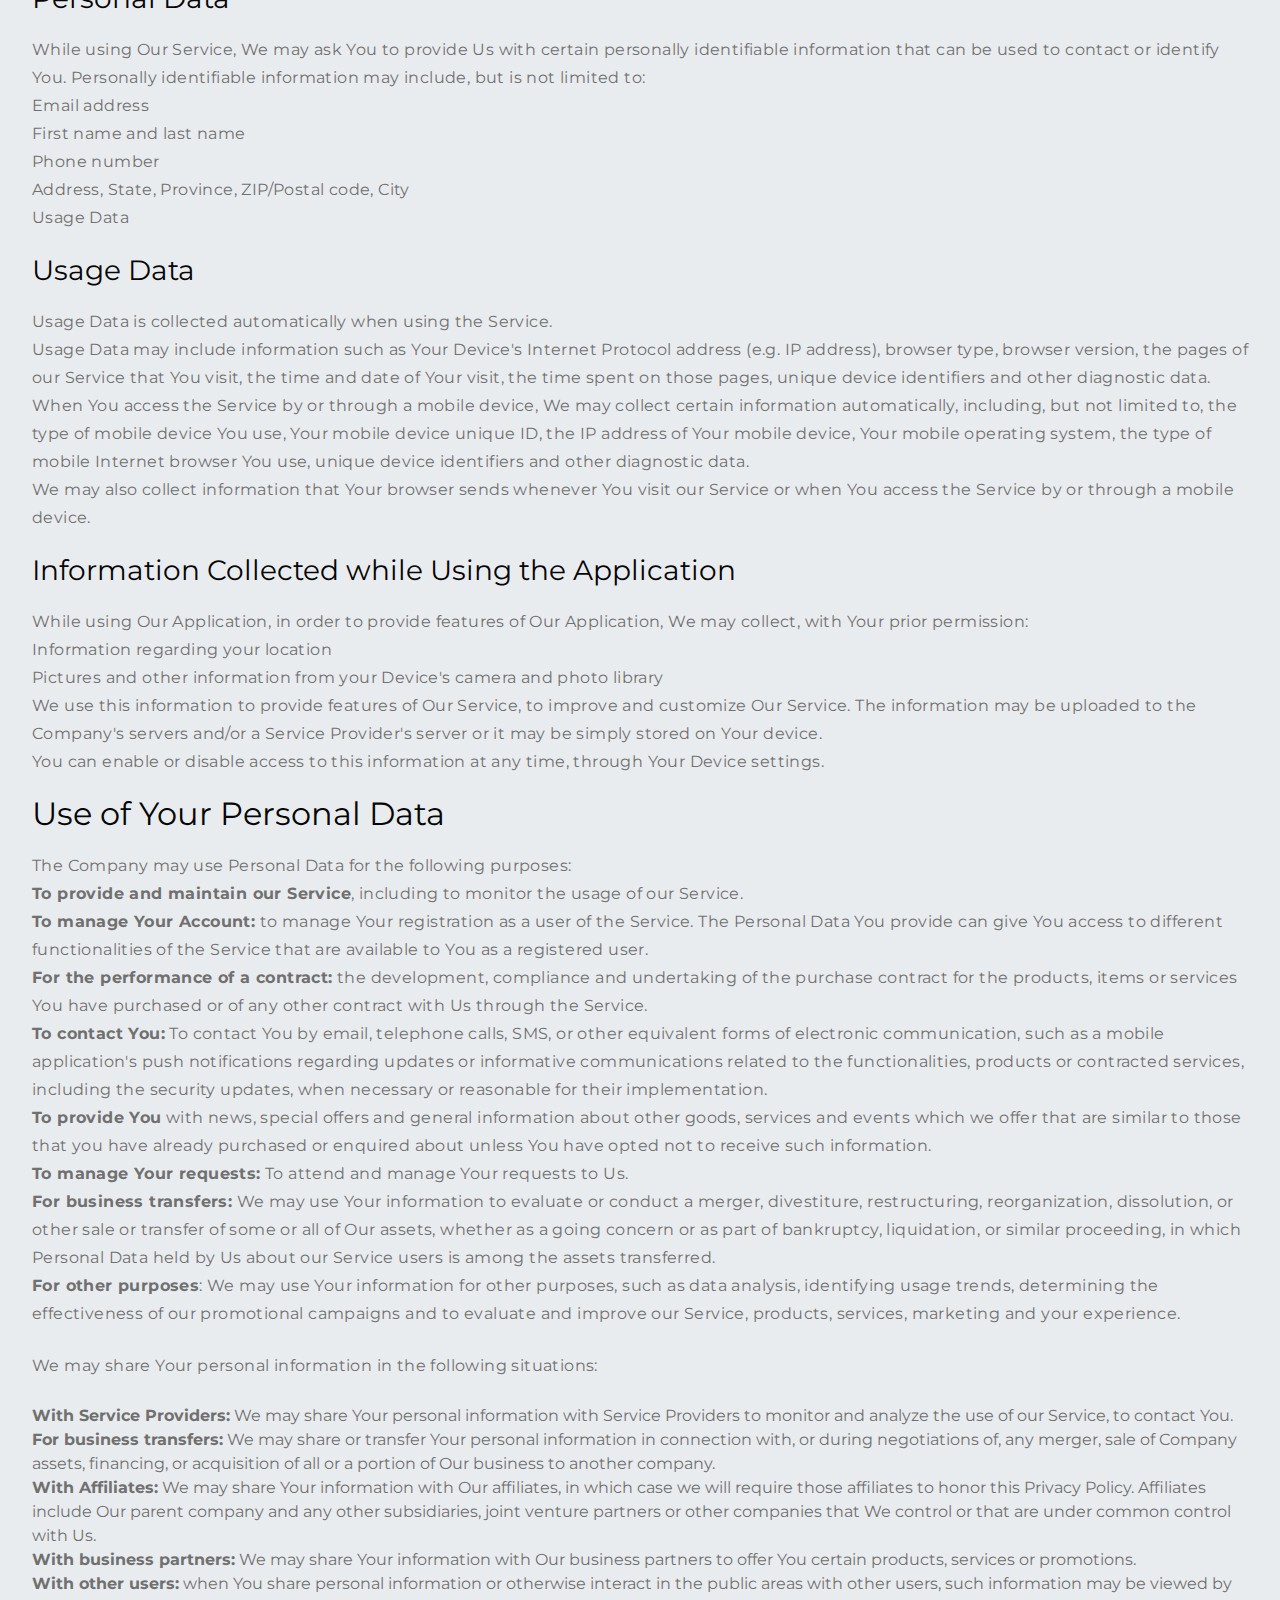
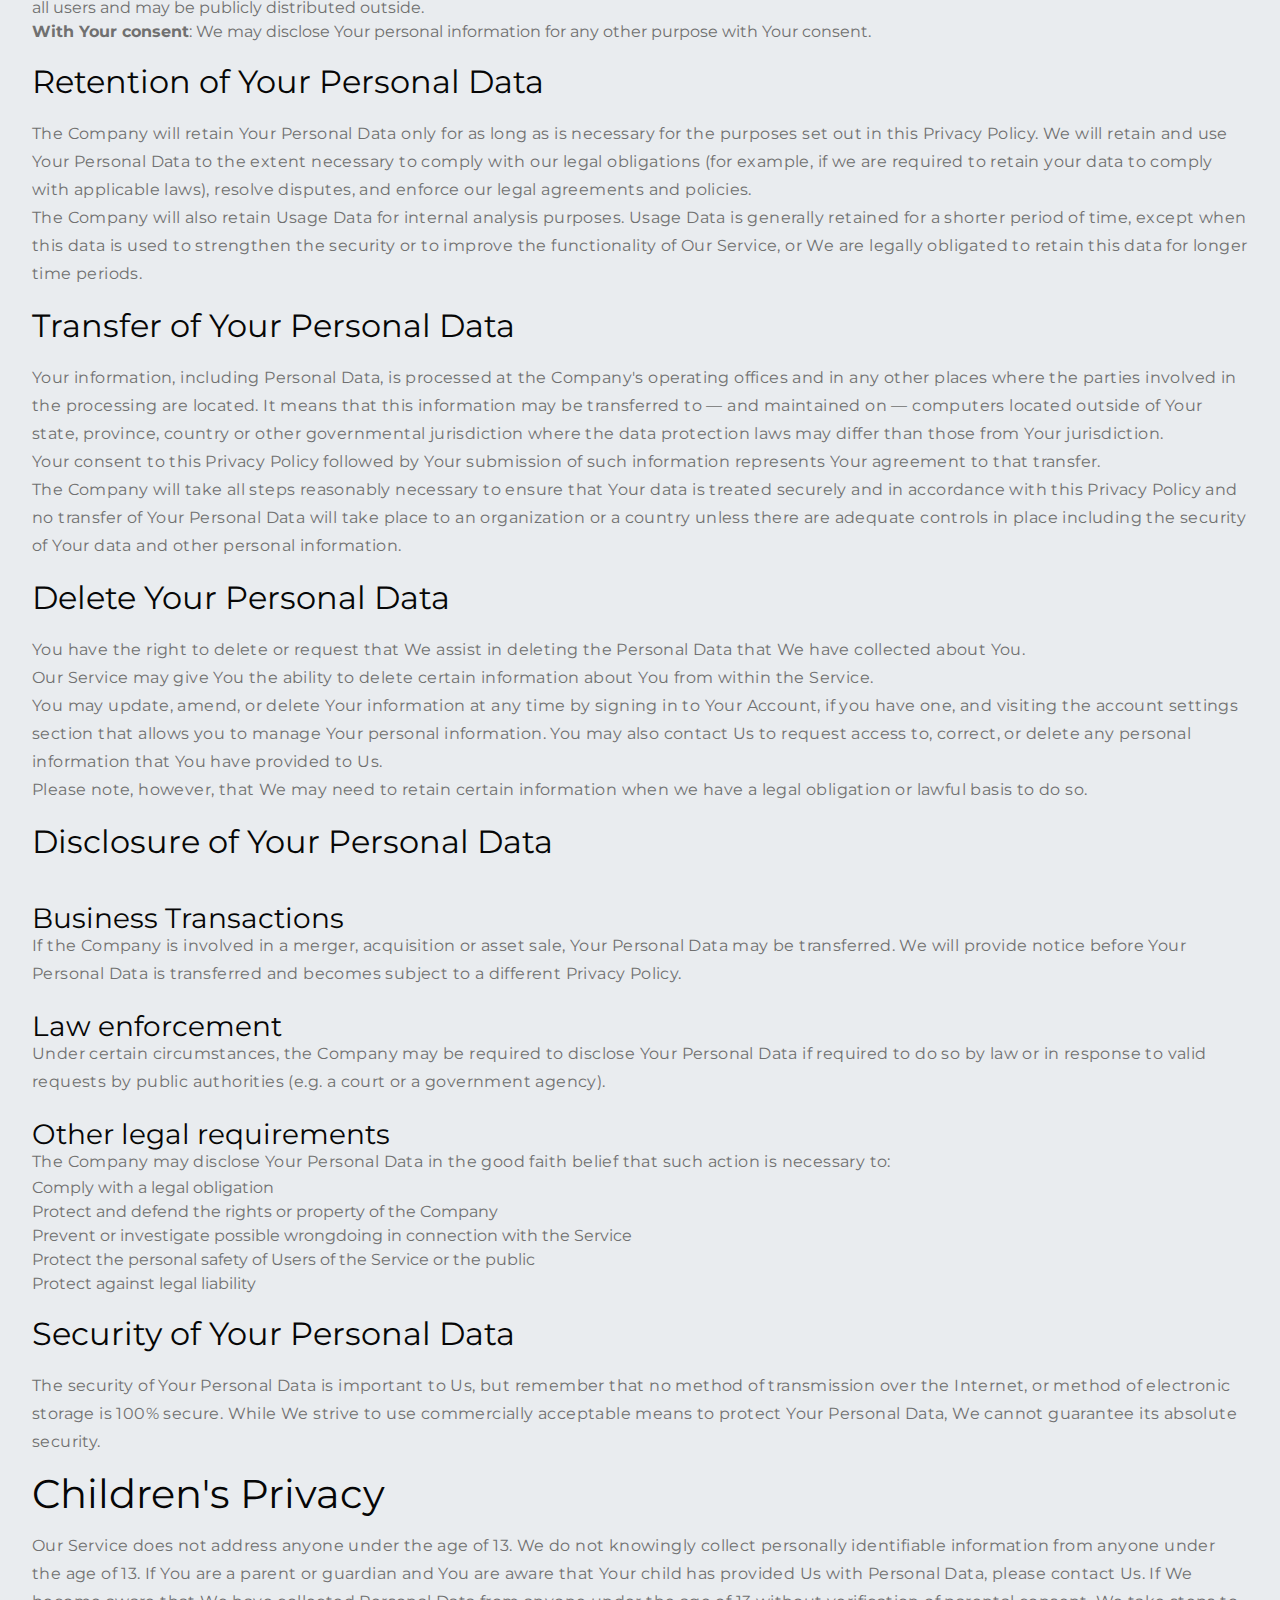
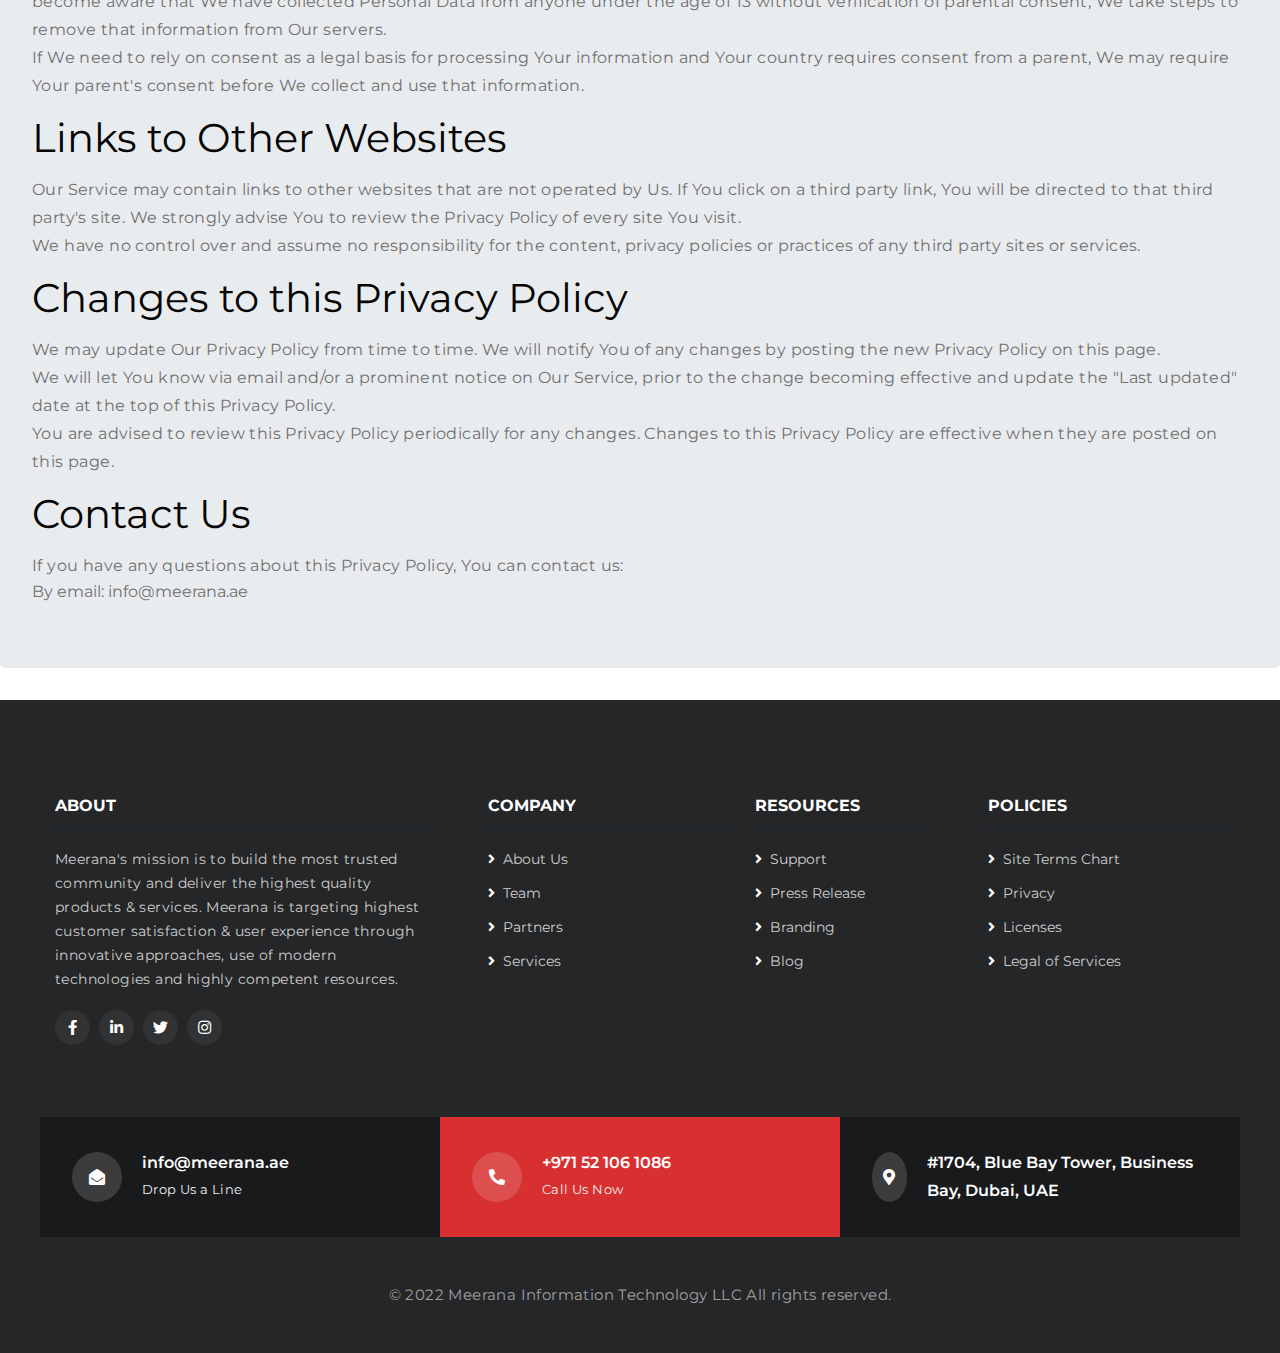
<file: privacy.html>
<!doctype html>
<html lang="en">

<head>
    <!-- Required meta tags -->
    <meta charset="utf-8">
    <meta name="viewport" content="width=device-width, initial-scale=1, shrink-to-fit=no">
    <title>Meerana - Contact Us</title>
    <!-- google-fonts -->
    <link href="//fonts.googleapis.com/css2?family=Montserrat:wght@100;200;300;400;500;600;700;800;900&display=swap"
        rel="stylesheet">
    <!-- //google-fonts -->
    <!-- Font-Awesome-Icons-CSS -->
    <link rel="stylesheet" href="assets/css/fontawesome-all.min.css">
    <!-- Template CSS Style link -->
    <link rel="stylesheet" href="assets/css/style-starter.css">
    <link rel="apple-touch-icon" sizes="57x57" href="./assets/images/favicon.ico/apple-icon-57x57.png">
    <link rel="apple-touch-icon" sizes="60x60" href="./assets/images/favicon.ico/apple-icon-60x60.png">
    <link rel="apple-touch-icon" sizes="72x72" href="./assets/images/favicon.ico/apple-icon-72x72.png">
    <link rel="apple-touch-icon" sizes="76x76" href="./assets/images/favicon.ico/apple-icon-76x76.png">
    <link rel="apple-touch-icon" sizes="114x114" href="./assets/images/favicon.ico/apple-icon-114x114.png">
    <link rel="apple-touch-icon" sizes="120x120" href="./assets/images/favicon.ico/apple-icon-120x120.png">
    <link rel="apple-touch-icon" sizes="144x144" href="./assets/images/favicon.ico/apple-icon-144x144.png">
    <link rel="apple-touch-icon" sizes="152x152" href="./assets/images/favicon.ico/apple-icon-152x152.png">
    <link rel="apple-touch-icon" sizes="180x180" href="./assets/images/favicon.ico/apple-icon-180x180.png">
    <link rel="icon" type="image/png" sizes="192x192" href="./assets/images/favicon.ico/android-icon-192x192.png">
    <link rel="icon" type="image/png" sizes="32x32" href="./assets/images/favicon.ico/favicon-32x32.png">
    <link rel="icon" type="image/png" sizes="96x96" href="./assets/images/favicon.ico/favicon-96x96.png">
    <link rel="icon" type="image/png" sizes="16x16" href="./assets/images/f">
    <link rel="manifest" href="./assets/images/favicon.ico/manifest.json">
</head>

<body>
    <!--header-->
    <header id="site-header" class="fixed-top">
        <div class="container">
            <nav class="navbar navbar-expand-lg stroke">
                <!-- <h1>
                    <a class="navbar-brand d-flex align-items-center" href="index.html">
                        <span class="lostyle-1">MEERANA</span>
                    </a>
                </h1> -->
                <!-- if logo is image enable this    -->
                <a class="navbar-brand" href="#index.html">
                    <img src="assets/images/logo/meerana-logo-removebg-preview.png" alt="Your logo" title="Your logo" style="height:35px;" />
                </a>
                <button class="navbar-toggler  collapsed bg-gradient" type="button" data-toggle="collapse"
                    data-target="#navbarTogglerDemo02" aria-controls="navbarTogglerDemo02" aria-expanded="false"
                    aria-label="Toggle navigation">
                    <span class="navbar-toggler-icon fa icon-expand fa-bars"></span>
                    <span class="navbar-toggler-icon fa icon-close fa-times"></span>
                </button>

                <div class="collapse navbar-collapse" id="navbarTogglerDemo02">
                    <ul class="navbar-nav ml-lg-auto">
                        <li class="nav-item">
                            <a class="nav-link" href="index.html">Home</a>
                        </li>
                        <li class="nav-item">
                            <a class="nav-link" href="products.html">Our Products</a>
                        </li>
                        <li class="nav-item">
                            <a class="nav-link" href="services.html">Our Services</a>
                        </li>
                        <li class="nav-item">
                            <a class="nav-link" href="accelerator.html">Accelerator</a>
                        </li>
                        <li class="nav-item">
                            <a class="nav-link" href="SAP.html">SAP</a>
                        </li>
                        <li class="nav-item active">
                            <a class="nav-link" href="contact.html">Contact Us <span class="sr-only">(current)</span></a>
                        </li>
                        <!-- search button -->
                        <div class="search-right ml-lg-3">
                            <form action="#search" method="GET" class="search-box position-relative">
                                <!-- <div class="input-search">
                                    <input type="search" placeholder="Enter Keyword" name="search" required="required"
                                        autofocus="" class="search-popup">
                                </div> -->
                                <!-- <button type="submit" class="btn search-btn"><i class="fa fa-search"
                                        aria-hidden="true"></i></button> -->
                            </form>
                        </div>
                        <!-- //search button -->
                    </ul>
                </div>
                <!-- toggle switch for light and dark theme -->
                <div class="cont-ser-position">
                    <nav class="navigation">
                        <div class="theme-switch-wrapper">
                            <label class="theme-switch" for="checkbox">
                                <input type="checkbox" id="checkbox">
                                <div class="mode-container">
                                    <i class="gg-sun"></i>
                                    <i class="gg-moon"></i>
                                </div>
                            </label>
                        </div>
                    </nav>
                </div>
                <!-- //toggle switch for light and dark theme -->
            </nav>
        </div>
    </header>
    <!--//header-->

    <!-- inner banner -->
    <section class="inner-banner">
        <div class="w3l-breadcrumb py-5">
            <div class="container py-xl-5 py-md-4 mt-5">
                <h4 class="inner-text-title font-weight-bold mb-sm-2">Privacy Policy</h4>
                <ul class="breadcrumbs-custom-path">
                    <li><a href="index.html">Home</a></li>
                    <li class="active"><span class="fa fa-chevron-right mx-2" aria-hidden="true"></span>Privacy Policy</li>
                </ul>
            </div>
        </div>
    </section>
    <!-- //inner banner -->

    <div class="jumbotron">
        <h1 class="display-4">Privacy Policy</h1><br>
        <p class="lead">Last updated: January 12, 2023</p><br>
        <p class="lead">This Privacy Policy describes Our policies and procedures on the collection, use and disclosure of Your information when You use the Service and tells You about Your privacy rights and how the law protects You.</p>
        <p>We use Your Personal data to provide and improve the Service. By using the Service, You agree to the collection and use of information in accordance with this Privacy Policy.</p>
    <hr class="my-4">
    <h1>Interpretation and Definitions</h1><br><br>
        <h2>Interpretation</h2><br>
            <p>The words of which the initial letter is capitalized have meanings defined under the following conditions. The following definitions shall have the same meaning regardless of whether they appear in singular or in plural.</p>
            <br><h2>Definitions</h2>
            <br><p>For the purposes of this Privacy Policy:</p>
        <ul>
        <li>
        <p><strong>Account</strong> means a unique account created for You to access our Service or parts of our Service.</p>
        </li>
        <li>
        <p><strong>Affiliate</strong> means an entity that controls, is controlled by or is under common control with a party, where &quot;control&quot; means ownership of 50% or more of the shares, equity interest or other securities entitled to vote for election of directors or other managing authority.</p>
        </li>
        <li>
        <p><strong>Application</strong> refers to Meerana App, the software program provided by the Company.</p>
        </li>
        <li>
        <p><strong>Company</strong> (referred to as either &quot;the Company&quot;, &quot;We&quot;, &quot;Us&quot; or &quot;Our&quot; in this Agreement) refers to Meerana Information Technology, #1704, Blue Bay Tower, Business Bay, Dubai, UAE.</p>
        </li>
        <li>
        <p><strong>Country</strong> refers to:  United Arab Emirates</p>
        </li>
        <li>
        <p><strong>Device</strong> means any device that can access the Service such as a computer, a cellphone or a digital tablet.</p>
        </li>
        <li>
        <p><strong>Personal Data</strong> is any information that relates to an identified or identifiable individual.</p>
        </li>
        <li>
        <p><strong>Service</strong> refers to the Application.</p>
        </li>
        <li>
        <p><strong>Service Provider</strong> means any natural or legal person who processes the data on behalf of the Company. It refers to third-party companies or individuals employed by the Company to facilitate the Service, to provide the Service on behalf of the Company, to perform services related to the Service or to assist the Company in analyzing how the Service is used.</p>
        </li>
        <li>
        <p><strong>Usage Data</strong> refers to data collected automatically, either generated by the use of the Service or from the Service infrastructure itself (for example, the duration of a page visit).</p>
        </li>
        <li>
        <p><strong>You</strong> means the individual accessing or using the Service, or the company, or other legal entity on behalf of which such individual is accessing or using the Service, as applicable.</p>
        </li>
    </ul><br><br>
    <h1>Collecting and Using Your Personal Data</h1><br>
        <h2>Types of Data Collected</h2><br>
    <h3>Personal Data</h3><br>
    <p>While using Our Service, We may ask You to provide Us with certain personally identifiable information that can be used to contact or identify You. Personally identifiable information may include, but is not limited to:</p>
    <ul>
    <li>
    <p>Email address</p>
    </li>
    <li>
    <p>First name and last name</p>
    </li>
    <li>
    <p>Phone number</p>
    </li>
    <li>
    <p>Address, State, Province, ZIP/Postal code, City</p>
    </li>
    <li>
    <p>Usage Data</p>
    </li>
    </ul><br>
    <h3>Usage Data</h3><br>
    <p>Usage Data is collected automatically when using the Service.</p>
    <p>Usage Data may include information such as Your Device's Internet Protocol address (e.g. IP address), browser type, browser version, the pages of our Service that You visit, the time and date of Your visit, the time spent on those pages, unique device identifiers and other diagnostic data.</p>
    <p>When You access the Service by or through a mobile device, We may collect certain information automatically, including, but not limited to, the type of mobile device You use, Your mobile device unique ID, the IP address of Your mobile device, Your mobile operating system, the type of mobile Internet browser You use, unique device identifiers and other diagnostic data.</p>
    <p>We may also collect information that Your browser sends whenever You visit our Service or when You access the Service by or through a mobile device.</p>
    <br><h3>Information Collected while Using the Application</h3><br>
    <p>While using Our Application, in order to provide features of Our Application, We may collect, with Your prior permission:</p>
    <ul>
    <li>
    <p>Information regarding your location</p>
    </li>
    <li>
    <p>Pictures and other information from your Device's camera and photo library</p>
    </li>
    </ul>
    <p>We use this information to provide features of Our Service, to improve and customize Our Service. The information may be uploaded to the Company's servers and/or a Service Provider's server or it may be simply stored on Your device.</p>
    <p>You can enable or disable access to this information at any time, through Your Device settings.</p>
    <br><h2>Use of Your Personal Data</h2><br>
    <p>The Company may use Personal Data for the following purposes:</p>
    <ul>
    <li>
    <p><strong>To provide and maintain our Service</strong>, including to monitor the usage of our Service.</p>
    </li>
    <li>
    <p><strong>To manage Your Account:</strong> to manage Your registration as a user of the Service. The Personal Data You provide can give You access to different functionalities of the Service that are available to You as a registered user.</p>
    </li>
    <li>
    <p><strong>For the performance of a contract:</strong> the development, compliance and undertaking of the purchase contract for the products, items or services You have purchased or of any other contract with Us through the Service.</p>
    </li>
    <li>
    <p><strong>To contact You:</strong> To contact You by email, telephone calls, SMS, or other equivalent forms of electronic communication, such as a mobile application's push notifications regarding updates or informative communications related to the functionalities, products or contracted services, including the security updates, when necessary or reasonable for their implementation.</p>
    </li>
    <li>
    <p><strong>To provide You</strong> with news, special offers and general information about other goods, services and events which we offer that are similar to those that you have already purchased or enquired about unless You have opted not to receive such information.</p>
    </li>
    <li>
    <p><strong>To manage Your requests:</strong> To attend and manage Your requests to Us.</p>
    </li>
    <li>
    <p><strong>For business transfers:</strong> We may use Your information to evaluate or conduct a merger, divestiture, restructuring, reorganization, dissolution, or other sale or transfer of some or all of Our assets, whether as a going concern or as part of bankruptcy, liquidation, or similar proceeding, in which Personal Data held by Us about our Service users is among the assets transferred.</p>
    </li>
    <li>
    <p><strong>For other purposes</strong>: We may use Your information for other purposes, such as data analysis, identifying usage trends, determining the effectiveness of our promotional campaigns and to evaluate and improve our Service, products, services, marketing and your experience.</p>
    </li>
    </ul>
    <br><p>We may share Your personal information in the following situations:</p><br>
    <ul>
    <li><strong>With Service Providers:</strong> We may share Your personal information with Service Providers to monitor and analyze the use of our Service,  to contact You.</li>
    <li><strong>For business transfers:</strong> We may share or transfer Your personal information in connection with, or during negotiations of, any merger, sale of Company assets, financing, or acquisition of all or a portion of Our business to another company.</li>
    <li><strong>With Affiliates:</strong> We may share Your information with Our affiliates, in which case we will require those affiliates to honor this Privacy Policy. Affiliates include Our parent company and any other subsidiaries, joint venture partners or other companies that We control or that are under common control with Us.</li>
    <li><strong>With business partners:</strong> We may share Your information with Our business partners to offer You certain products, services or promotions.</li>
    <li><strong>With other users:</strong> when You share personal information or otherwise interact in the public areas with other users, such information may be viewed by all users and may be publicly distributed outside.</li>
    <li><strong>With Your consent</strong>: We may disclose Your personal information for any other purpose with Your consent.</li>
    </ul><br>
    <h2>Retention of Your Personal Data</h2><br>
    <p>The Company will retain Your Personal Data only for as long as is necessary for the purposes set out in this Privacy Policy. We will retain and use Your Personal Data to the extent necessary to comply with our legal obligations (for example, if we are required to retain your data to comply with applicable laws), resolve disputes, and enforce our legal agreements and policies.</p>
    <p>The Company will also retain Usage Data for internal analysis purposes. Usage Data is generally retained for a shorter period of time, except when this data is used to strengthen the security or to improve the functionality of Our Service, or We are legally obligated to retain this data for longer time periods.</p>
    <br><h2>Transfer of Your Personal Data</h2><br>
    <p>Your information, including Personal Data, is processed at the Company's operating offices and in any other places where the parties involved in the processing are located. It means that this information may be transferred to — and maintained on — computers located outside of Your state, province, country or other governmental jurisdiction where the data protection laws may differ than those from Your jurisdiction.</p>
    <p>Your consent to this Privacy Policy followed by Your submission of such information represents Your agreement to that transfer.</p>
    <p>The Company will take all steps reasonably necessary to ensure that Your data is treated securely and in accordance with this Privacy Policy and no transfer of Your Personal Data will take place to an organization or a country unless there are adequate controls in place including the security of Your data and other personal information.</p>
    <br><h2>Delete Your Personal Data</h2><br>
    <p>You have the right to delete or request that We assist in deleting the Personal Data that We have collected about You.</p>
    <p>Our Service may give You the ability to delete certain information about You from within the Service.</p>
    <p>You may update, amend, or delete Your information at any time by signing in to Your Account, if you have one, and visiting the account settings section that allows you to manage Your personal information. You may also contact Us to request access to, correct, or delete any personal information that You have provided to Us.</p>
    <p>Please note, however, that We may need to retain certain information when we have a legal obligation or lawful basis to do so.</p>
    <br><h2>Disclosure of Your Personal Data</h2><br>
    <br><h3>Business Transactions</h3>
    <p>If the Company is involved in a merger, acquisition or asset sale, Your Personal Data may be transferred. We will provide notice before Your Personal Data is transferred and becomes subject to a different Privacy Policy.</p>
    <br><h3>Law enforcement</h3>
    <p>Under certain circumstances, the Company may be required to disclose Your Personal Data if required to do so by law or in response to valid requests by public authorities (e.g. a court or a government agency).</p>
    <br><h3>Other legal requirements</h3>
    <p>The Company may disclose Your Personal Data in the good faith belief that such action is necessary to:</p>
    <ul>
    <li>Comply with a legal obligation</li>
    <li>Protect and defend the rights or property of the Company</li>
    <li>Prevent or investigate possible wrongdoing in connection with the Service</li>
    <li>Protect the personal safety of Users of the Service or the public</li>
    <li>Protect against legal liability</li>
    </ul>
    <br><h2>Security of Your Personal Data</h2><br>
    <p>The security of Your Personal Data is important to Us, but remember that no method of transmission over the Internet, or method of electronic storage is 100% secure. While We strive to use commercially acceptable means to protect Your Personal Data, We cannot guarantee its absolute security.</p>
    <br><h1>Children's Privacy</h1><br>
    <p>Our Service does not address anyone under the age of 13. We do not knowingly collect personally identifiable information from anyone under the age of 13. If You are a parent or guardian and You are aware that Your child has provided Us with Personal Data, please contact Us. If We become aware that We have collected Personal Data from anyone under the age of 13 without verification of parental consent, We take steps to remove that information from Our servers.</p>
    <p>If We need to rely on consent as a legal basis for processing Your information and Your country requires consent from a parent, We may require Your parent's consent before We collect and use that information.</p>
    <br><h1>Links to Other Websites</h1><br>
    <p>Our Service may contain links to other websites that are not operated by Us. If You click on a third party link, You will be directed to that third party's site. We strongly advise You to review the Privacy Policy of every site You visit.</p>
    <p>We have no control over and assume no responsibility for the content, privacy policies or practices of any third party sites or services.</p>
    <br><h1>Changes to this Privacy Policy</h1><br>
    <p>We may update Our Privacy Policy from time to time. We will notify You of any changes by posting the new Privacy Policy on this page.</p>
    <p>We will let You know via email and/or a prominent notice on Our Service, prior to the change becoming effective and update the &quot;Last updated&quot; date at the top of this Privacy Policy.</p>
    <p>You are advised to review this Privacy Policy periodically for any changes. Changes to this Privacy Policy are effective when they are posted on this page.</p>
    <br><h1>Contact Us</h1><br>
    <p>If you have any questions about this Privacy Policy, You can contact us:</p>
    <ul>
    <li>By email: info@meerana.ae</li>
    </ul>
    </div>

    

    <!-- footer -->
    <footer class="w3l-footer-22 py-5">
        <div class="container py-md-5 py-4">
            <div class="row sub-columns">
                <div class="col-lg-4 col-sm-6 sub-one-left">
                    <h6>About </h6>
                    <p>Meerana's mission is to build the most trusted community and deliver the highest quality 
                        products & services. Meerana is targeting highest customer 
                        satisfaction & user experience through innovative approaches, use of modern technologies and highly competent resources.</p>
                    <div class="columns-2">
                        <ul class="social">
                            <li><a href="https://www.facebook.com/Meerana-Technologies-103202952444041" title="facebook"><span class="fab fa-facebook-f"
                                        aria-hidden="true"></span></a>
                            </li>
                            <li><a href="https://www.linkedin.com/in/mataralmehairi/?originalSubdomain=ae" title="linkedin"><span class="fab fa-linkedin-in"
                                        aria-hidden="true"></span></a>
                            </li>
                            <li><a href="https://twitter.com/MeeranaTech" title="twitter"><span class="fab fa-twitter"
                                        aria-hidden="true"></span></a>
                            </li>
                            <li><a href="https://www.instagram.com/meerana.technologies/" title="instagram"><span class="fab fa-instagram"
                                        aria-hidden="true"></span></a>
                            </li>
                        </ul>
                    </div>
                </div>
                <div class="col-lg-3 col-sm-6 sub-two-right pl-lg-5 mt-sm-0 mt-5">
                    <h6>Company</h6>
                    <ul>
                        <li><a href="#about"><span class="fas fa-angle-right mr-2"></span>About Us</a>
                        </li>
                        <li><a href="#team"><span class="fas fa-angle-right mr-2"></span>Team</a>
                        </li>
                        <li><a href="#partners"><span class="fas fa-angle-right mr-2"></span>Partners</a>
                        </li>
                        <li><a href="#services"><span class="fas fa-angle-right mr-2"></span>Services</a>
                        </li>
                    </ul>
                </div>
                <div class="col-lg-2 col-sm-6 sub-two-right mt-lg-0 mt-sm-5 mt-4">
                    <h6>Resources</h6>
                    <ul>
                        <li><a href="#banner"><span class="fas fa-angle-right mr-2"></span>Support</a></li>
                        <li><a href="#banner"><span class="fas fa-angle-right mr-2"></span>Press Release</a>
                        </li>
                        <li><a href="#banner"><span class="fas fa-angle-right mr-2"></span>Branding</a>
                        </li>
                        <li><a href="#banner"><span class="fas fa-angle-right mr-2"></span>Blog</a></li>
                    </ul>
                </div>
                <div class="col-lg-3 col-sm-6 sub-two-right pl-lg-5 mt-lg-0 mt-sm-5 mt-4">
                    <h6>Policies</h6>
                    <ul>
                        <li><a href="#banner"><span class="fas fa-angle-right mr-2"></span>Site Terms
                                Chart</a></li>
                        <li><a href="privacy.html"><span class="fas fa-angle-right mr-2"></span>Privacy</a>
                        </li>
                        <li><a href="#banner"><span class="fas fa-angle-right mr-2"></span>Licenses</a>
                        </li>
                        <li><a href="#banner"><span class="fas fa-angle-right mr-2"></span>Legal
                                of Services</a></li>
                    </ul>
                </div>
            </div>
            <div class="sub-contact mt-5 pt-lg-4">
                <div class="row">
                    <div class="col-md-4 footer-contact d-flex align-items-center">
                        <span class="fas fa-envelope-open" aria-hidden="true"></span>
                        <div>
                            <a href="mailto:info@meerana.ae">info@meerana.ae</a>
                            <p>Drop Us a Line</p>
                        </div>
                    </div>
                    <div class="col-md-4 footer-contact d-flex align-items-center active">
                        <span class="fas fa-phone-alt" aria-hidden="true"></span>
                        <div>
                            <a href="tel:+971 52 106 1086">+971 52 106 1086</a>
                            <p>Call Us Now</p>
                        </div>
                    </div>
                    <div class="col-md-4 footer-contact d-flex align-items-center">
                        <span class="fas fa-map-marker-alt" aria-hidden="true"></span>
                        <div>
                            <h5> #1704, Blue Bay Tower, Business Bay, Dubai, UAE</h5>
                        </div>
                    </div>
                </div>
            </div>
        </div>
        <!-- copyright -->
        <div class="copyright-footer text-center">
            <div class="container">
                <div class="columns">
                    <p>© 2022 Meerana Information Technology LLC All rights reserved.
                         <!-- Design by
                        <a href="https://w3layouts.com/" target="_blank"> W3Layouts</a> -->
                    </p>
                </div>
            </div>
        </div>
        <!-- //copyright -->
    </footer>
    <!-- //footer -->


    <!-- Js scripts -->
    <!-- move top -->
    <button onclick="topFunction()" id="movetop" title="Go to top">
        <span class="fas fa-level-up-alt" aria-hidden="true"></span>
    </button>
    <script>
        // When the user scrolls down 20px from the top of the document, show the button
        window.onscroll = function () {
            scrollFunction()
        };

        function scrollFunction() {
            if (document.body.scrollTop > 20 || document.documentElement.scrollTop > 20) {
                document.getElementById("movetop").style.display = "block";
            } else {
                document.getElementById("movetop").style.display = "none";
            }
        }

        // When the user clicks on the button, scroll to the top of the document
        function topFunction() {
            document.body.scrollTop = 0;
            document.documentElement.scrollTop = 0;
        }
    </script>
    <!-- //move top -->

    <!-- common jquery plugin -->
    <script src="assets/js/jquery-3.3.1.min.js"></script>
    <!-- //common jquery plugin -->

    <!-- theme switch js (light and dark)-->
    <script src="assets/js/theme-change.js"></script>
    <script>
        function autoType(elementClass, typingSpeed) {
            var thhis = $(elementClass);
            thhis.css({
                "position": "relative",
                "display": "inline-block"
            });
            thhis.prepend('<div class="cursor" style="right: initial; left:0;"></div>');
            thhis = thhis.find(".text-js");
            var text = thhis.text().trim().split('');
            var amntOfChars = text.length;
            var newString = "";
            thhis.text("|");
            setTimeout(function () {
                thhis.css("opacity", 1);
                thhis.prev().removeAttr("style");
                thhis.text("");
                for (var i = 0; i < amntOfChars; i++) {
                    (function (i, char) {
                        setTimeout(function () {
                            newString += char;
                            thhis.text(newString);
                        }, i * typingSpeed);
                    })(i + 1, text[i]);
                }
            }, 1500);
        }

        $(document).ready(function () {
            // Now to start autoTyping just call the autoType function with the 
            // class of outer div
            // The second paramter is the speed between each letter is typed.   
            autoType(".type-js", 200);
        });
    </script>
    <!-- //theme switch js (light and dark)-->

    <!-- MENU-JS -->
    <script>
        $(window).on("scroll", function () {
            var scroll = $(window).scrollTop();

            if (scroll >= 80) {
                $("#site-header").addClass("nav-fixed");
            } else {
                $("#site-header").removeClass("nav-fixed");
            }
        });

        //Main navigation Active Class Add Remove
        $(".navbar-toggler").on("click", function () {
            $("header").toggleClass("active");
        });
        $(document).on("ready", function () {
            if ($(window).width() > 991) {
                $("header").removeClass("active");
            }
            $(window).on("resize", function () {
                if ($(window).width() > 991) {
                    $("header").removeClass("active");
                }
            });
        });
    </script>
    <!-- //MENU-JS -->

    <!-- disable body scroll which navbar is in active -->
    <script>
        $(function () {
            $('.navbar-toggler').click(function () {
                $('body').toggleClass('noscroll');
            })
        });
    </script>
    <!-- //disable body scroll which navbar is in active -->

    <!--bootstrap-->
    <script src="assets/js/bootstrap.min.js"></script>
    <!-- //bootstrap-->
    <!-- //Js scripts -->
</body>

</html>
</file>
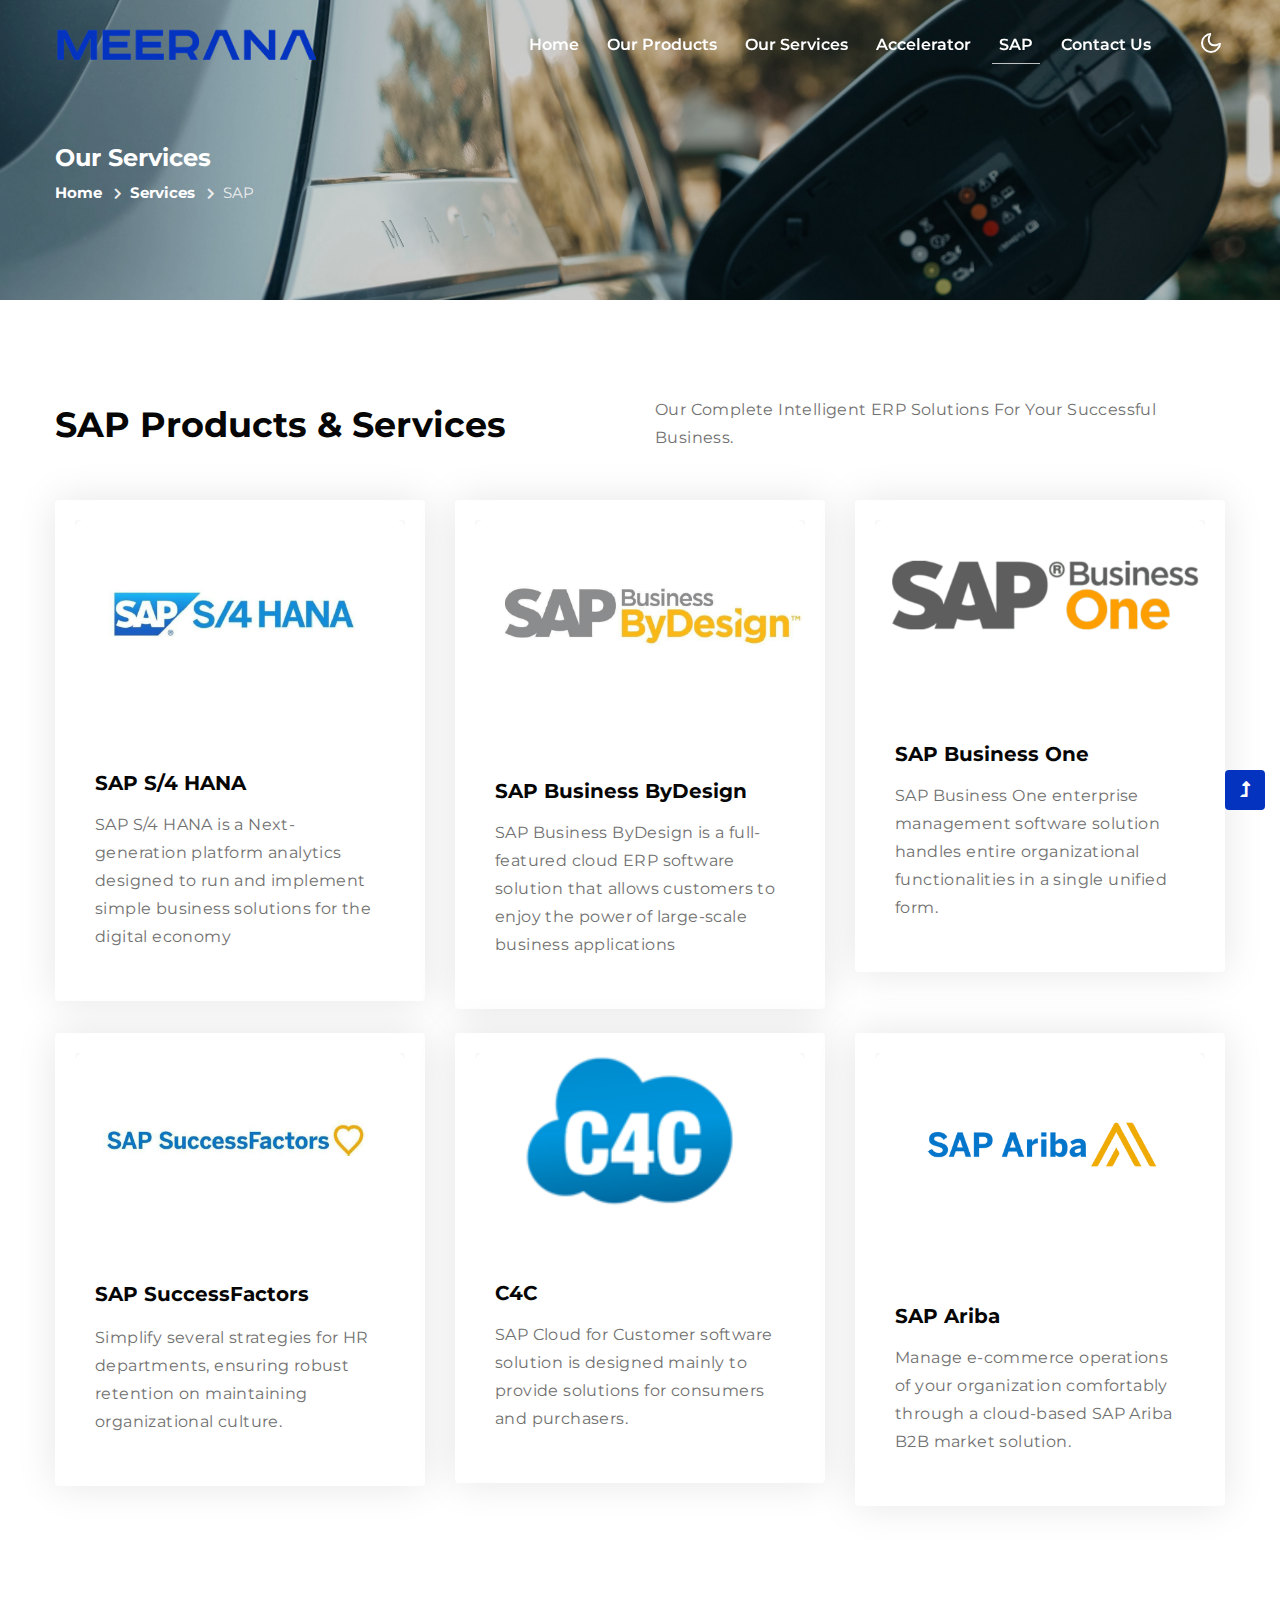
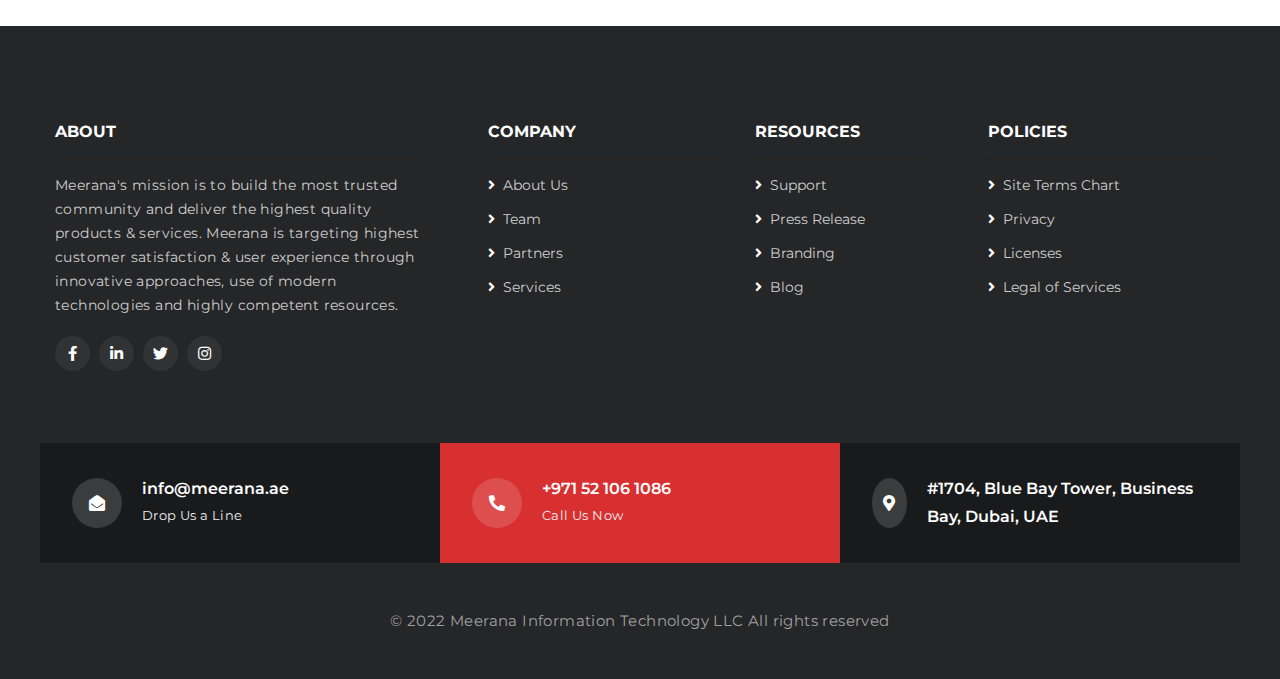
<file: SAP.html>
<!--
Author: W3layouts
Author URL: http://w3layouts.com
-->
<!doctype html>
<html lang="en">

<head>
    <!-- Required meta tags -->
    <meta charset="utf-8">
    <meta name="viewport" content="width=device-width, initial-scale=1, shrink-to-fit=no">
    <title>Meerana - Our Services</title>
    <!-- google-fonts -->
    <link href="//fonts.googleapis.com/css2?family=Montserrat:wght@100;200;300;400;500;600;700;800;900&display=swap"
        rel="stylesheet">
    <!-- //google-fonts -->
    <!-- Font-Awesome-Icons-CSS -->
    <link rel="stylesheet" href="assets/css/fontawesome-all.min.css">
    <!-- Template CSS Style link -->
    <link rel="stylesheet" href="assets/css/style-starter.css">
    <link rel="apple-touch-icon" sizes="57x57" href="./assets/images/favicon.ico/apple-icon-57x57.png">
    <link rel="apple-touch-icon" sizes="60x60" href="./assets/images/favicon.ico/apple-icon-60x60.png">
    <link rel="apple-touch-icon" sizes="72x72" href="./assets/images/favicon.ico/apple-icon-72x72.png">
    <link rel="apple-touch-icon" sizes="76x76" href="./assets/images/favicon.ico/apple-icon-76x76.png">
    <link rel="apple-touch-icon" sizes="114x114" href="./assets/images/favicon.ico/apple-icon-114x114.png">
    <link rel="apple-touch-icon" sizes="120x120" href="./assets/images/favicon.ico/apple-icon-120x120.png">
    <link rel="apple-touch-icon" sizes="144x144" href="./assets/images/favicon.ico/apple-icon-144x144.png">
    <link rel="apple-touch-icon" sizes="152x152" href="./assets/images/favicon.ico/apple-icon-152x152.png">
    <link rel="apple-touch-icon" sizes="180x180" href="./assets/images/favicon.ico/apple-icon-180x180.png">
    <link rel="icon" type="image/png" sizes="192x192" href="./assets/images/favicon.ico/android-icon-192x192.png">
    <link rel="icon" type="image/png" sizes="32x32" href="./assets/images/favicon.ico/favicon-32x32.png">
    <link rel="icon" type="image/png" sizes="96x96" href="./assets/images/favicon.ico/favicon-96x96.png">
    <link rel="icon" type="image/png" sizes="16x16" href="./assets/images/f">
    <link rel="manifest" href="./assets/images/favicon.ico/manifest.json">
</head>

<body>
    <!--header-->
    <header id="site-header" class="fixed-top">
        <div class="container">
            <nav class="navbar navbar-expand-lg stroke">
                <!-- <h1>
                    <a class="navbar-brand d-flex align-items-center" href="index.html">
                        <span class="lostyle-1">MEERANA</span>
                    </a>
                </h1> -->
                <!-- if logo is image enable this    -->
                <a class="navbar-brand" href="#index.html">
                    <img src="assets/images/logo/meerana-logo-removebg-preview.png" alt="Your logo" title="Your logo" style="height:35px;" />
                </a>
                <button class="navbar-toggler  collapsed bg-gradient" type="button" data-toggle="collapse"
                    data-target="#navbarTogglerDemo02" aria-controls="navbarTogglerDemo02" aria-expanded="false"
                    aria-label="Toggle navigation">
                    <span class="navbar-toggler-icon fa icon-expand fa-bars"></span>
                    <span class="navbar-toggler-icon fa icon-close fa-times"></span>
                </button>

                <div class="collapse navbar-collapse" id="navbarTogglerDemo02">
                    <ul class="navbar-nav ml-lg-auto">
                        <li class="nav-item">
                            <a class="nav-link" href="index.html">Home</a>
                        </li>
                        <li class="nav-item">
                            <a class="nav-link" href="products.html">Our Products</a>
                        </li>
                        <li class="nav-item">
                            <a class="nav-link" href="services.html">Our Services</a>
                        </li>
                        <li class="nav-item">
                            <a class="nav-link" href="accelerator.html">Accelerator</a>
                        </li>
                        <li class="nav-item active">
                            <a class="nav-link" href="SAP.html">SAP <span class="sr-only">(current)</span></a>
                        </li>
                        <li class="nav-item">
                            <a class="nav-link" href="contact.html">Contact Us</a>
                        </li>
                        <div class="search-right ml-lg-3">
                            <form action="#search" method="GET" class="search-box position-relative">
                                <!-- <div class="input-search">
                                    <input type="search" placeholder="Enter Keyword" name="search" required="required"
                                        autofocus="" class="search-popup">
                                </div> -->
                                <!-- <button type="submit" class="btn search-btn"><i class="fa fa-search"
                                        aria-hidden="true"></i></button> -->
                            </form>
                        </div>
                        <!-- //search button -->
                    </ul>
                </div>
                <!-- toggle switch for light and dark theme -->
                <div class="cont-ser-position">
                    <nav class="navigation">
                        <div class="theme-switch-wrapper">
                            <label class="theme-switch" for="checkbox">
                                <input type="checkbox" id="checkbox">
                                <div class="mode-container">
                                    <i class="gg-sun"></i>
                                    <i class="gg-moon"></i>
                                </div>
                            </label>
                        </div>
                    </nav>
                </div>
                <!-- //toggle switch for light and dark theme -->
            </nav>
        </div>
    </header>
    <!--//header-->

    <!-- inner banner -->
    <section class="inner-banner">
        <div class="w3l-breadcrumb py-5">
            <div class="container py-xl-5 py-md-4 mt-5">
                <h4 class="inner-text-title font-weight-bold mb-sm-2">Our Services</h4>
                <ul class="breadcrumbs-custom-path">
                    <li><a href="index.html">Home</a></li>
                    <li class="active"><span class="fa fa-chevron-right mx-2" aria-hidden="true"></span><a href="services.html">Services</a></li>
                    <li class="active"><span class="fa fa-chevron-right mx-2" aria-hidden="true"></span>SAP</li>
                </ul>
            </div>
        </div>
    </section>
    <!-- //inner banner -->

    <!-- services section -->
    <div id="services" class="service-section py-5">
        <div class="container py-md-5 py-4">
            <div class="row align-items-center mb-5">
                <div class="col-md-6 section-heading">
                    <!-- <h5 class="small-title-2">About Us</h5> -->
                    <h3 class="title-style-2">
                        SAP Products & Services</h3>
                </div>
                <div class="col-md-6 section-heading mt-md-0 mt-2">
                    <p>
                        Our Complete Intelligent ERP Solutions For Your Successful Business.
                    </p>
                </div>
            </div>
            
            <div class="row justify-content-center">
                <div class="col-lg-4 col-md-6 mt-md-0 mt-4">
                    <div class="card">
                        <div class="card-header p-0 position-relative border-0">
                            <img class="d-block img-responsive" src="assets/images/Services/SAP/s4hana.png" alt="card-image">
                        </div>
                        <div class="card-body service-details">
                            <br><h3 class="title-style-3">SAP S/4 HANA</h3>
                            <p>SAP S/4 HANA is a Next-generation platform analytics designed to run and implement simple 
                                business solutions for the digital economy</p>
                        </div>
                    </div>
                </div>
                <div class="col-lg-4 col-md-6 mt-lg-0 mt-4">
                    <div class="card">
                        <div class="card-header p-0 position-relative border-0">                            
                            <img class="d-block img-responsive" src="assets/images/Services/SAP/SAPbusiness.png" alt="card-image">
                        </div>
                        <div class="card-body service-details">
                            <br><h3 class="title-style-3">SAP Business ByDesign</h3>
                            <p>SAP Business ByDesign is a full-featured cloud ERP software solution that allows 
                                customers to enjoy the power of large-scale business applications</p>
                        </div>
                    </div>
                </div>

                <div class="col-lg-4 col-md-6 mt-lg-0 mt-4">
                    <div class="card">
                        <div class="card-header p-0 position-relative border-0">                            
                            <img class="d-block img-responsive" src="assets/images/Services/SAP/SAPb1.png" alt="card-image">
                        </div>
                        <div class="card-body service-details">
                            <br><h3 class="title-style-3">SAP Business One</h3>
                            <p>SAP Business One enterprise management software solution handles entire organizational functionalities in a single unified form.</p>
                        </div>
                    </div>
                </div>
            </div><br>
            <div class="row justify-content-center">
                <div class="col-lg-4 col-md-6 mt-lg-0 mt-4">
                    <div class="card">
                        <div class="card-header p-0 position-relative border-0">
                            <img class="d-block img-responsive" src="assets/images/Services/SAP/SAPSuccess.png" alt="card-image">
                        </div>
                        <div class="card-body service-details">
                            <!-- <br><h3 class="title-style-3">Digital Tranformation and Consultation</h3> -->
                            <a href="#" class="service-heading">SAP SuccessFactors</a>
                            <p>Simplify several strategies for HR departments, ensuring robust retention on maintaining organizational culture.</p>
                        </div>
                    </div>
                </div>
                <div class="col-lg-4 col-md-6 mt-lg-0 mt-4">
                    <div class="card">
                        <div class="card-header p-0 position-relative border-0">
                            <img class="d-block img-responsive" src="assets/images/Services/SAP/b2b.png" alt="card-image">
                        </div>
                        <div class="card-body service-details">
                            <br><h3 class="title-style-3">C4C</h3>
                            <p>SAP Cloud for Customer software solution is designed mainly to provide solutions for consumers and purchasers.</p>
                        </div>
                    </div>
                </div>
                <div class="col-lg-4 col-md-6 item">                    
                    <div class="card">
                        <div class="card-header p-0 position-relative border-0">
                            <img class="d-block img-responsive" src="assets/images/Services/SAP/SAPArbia.png" alt="card-image">
                        </div>
                        <div class="card-body service-details">
                            <br><h3 class="title-style-3">SAP Ariba</h3>
                            <p>Manage e-commerce operations of your organization comfortably 
                                through a cloud-based SAP Ariba B2B market solution.</p>
                        </div>
                    </div>
                </div>
            </div><br>
        </div>        
    </div>

    <!-- footer -->
    <footer class="w3l-footer-22 py-5">
        <div class="container py-md-5 py-4">
            <div class="row sub-columns">
                <div class="col-lg-4 col-sm-6 sub-one-left">
                    <h6>About </h6>
                    <p>Meerana's mission is to build the most trusted community and deliver the highest quality 
                        products & services. Meerana is targeting highest customer 
                        satisfaction & user experience through innovative approaches, use of modern technologies and highly competent resources.</p>
                    <div class="columns-2">
                        <ul class="social">
                            <li><a href="https://www.facebook.com/Meerana-Technologies-103202952444041" title="facebook"><span class="fab fa-facebook-f"
                                        aria-hidden="true"></span></a>
                            </li>
                            <li><a href="https://www.linkedin.com/in/mataralmehairi/?originalSubdomain=ae" title="linkedin"><span class="fab fa-linkedin-in"
                                        aria-hidden="true"></span></a>
                            </li>
                            <li><a href="https://twitter.com/MeeranaTech" title="twitter"><span class="fab fa-twitter"
                                        aria-hidden="true"></span></a>
                            </li>
                            <li><a href="https://www.instagram.com/meerana.technologies/" title="instagram"><span class="fab fa-instagram"
                                        aria-hidden="true"></span></a>
                            </li>
                        </ul>
                    </div>
                </div>
                <div class="col-lg-3 col-sm-6 sub-two-right pl-lg-5 mt-sm-0 mt-5">
                    <h6>Company</h6>
                    <ul>
                        <li><a href="#about"><span class="fas fa-angle-right mr-2"></span>About Us</a>
                        </li>
                        <li><a href="#team"><span class="fas fa-angle-right mr-2"></span>Team</a>
                        </li>
                        <li><a href="#partners"><span class="fas fa-angle-right mr-2"></span>Partners</a>
                        </li>
                        <li><a href="#services"><span class="fas fa-angle-right mr-2"></span>Services</a>
                        </li>
                    </ul>
                </div>
                <div class="col-lg-2 col-sm-6 sub-two-right mt-lg-0 mt-sm-5 mt-4">
                    <h6>Resources</h6>
                    <ul>
                        <li><a href="#banner"><span class="fas fa-angle-right mr-2"></span>Support</a></li>
                        <li><a href="#banner"><span class="fas fa-angle-right mr-2"></span>Press Release</a>
                        </li>
                        <li><a href="#banner"><span class="fas fa-angle-right mr-2"></span>Branding</a>
                        </li>
                        <li><a href="#banner"><span class="fas fa-angle-right mr-2"></span>Blog</a></li>
                    </ul>
                </div>
                <div class="col-lg-3 col-sm-6 sub-two-right pl-lg-5 mt-lg-0 mt-sm-5 mt-4">
                    <h6>Policies</h6>
                    <ul>
                        <li><a href="#banner"><span class="fas fa-angle-right mr-2"></span>Site Terms
                                Chart</a></li>
                        <li><a href="privacy.html"><span class="fas fa-angle-right mr-2"></span>Privacy</a>
                        </li>
                        <li><a href="#banner"><span class="fas fa-angle-right mr-2"></span>Licenses</a>
                        </li>
                        <li><a href="#banner"><span class="fas fa-angle-right mr-2"></span>Legal
                                of Services</a></li>
                    </ul>
                </div>
            </div>
            <div class="sub-contact mt-5 pt-lg-4">
                <div class="row">
                    <div class="col-md-4 footer-contact d-flex align-items-center">
                        <span class="fas fa-envelope-open" aria-hidden="true"></span>
                        <div>
                            <a href="mailto:info@meerana.ae">info@meerana.ae</a>
                            <p>Drop Us a Line</p>
                        </div>
                    </div>
                    <div class="col-md-4 footer-contact d-flex align-items-center active">
                        <span class="fas fa-phone-alt" aria-hidden="true"></span>
                        <div>
                            <a href="tel:+971 52 106 1086">+971 52 106 1086</a>
                            <p>Call Us Now</p>
                        </div>
                    </div>
                    <div class="col-md-4 footer-contact d-flex align-items-center">
                        <span class="fas fa-map-marker-alt" aria-hidden="true"></span>
                        <div>
                            <h5> #1704, Blue Bay Tower, Business Bay, Dubai, UAE</h5>
                        </div>
                    </div>
                </div>
            </div>
        </div>
        <!-- copyright -->
        <div class="copyright-footer text-center">
            <div class="container">
                <div class="columns">
                    <p>© 2022 Meerana Information Technology LLC All rights reserved
                        <!-- . Design by
                        <a href="https://w3layouts.com/" target="_blank"> W3Layouts</a> -->
                    </p>
                </div>
            </div>
        </div>
        <!-- //copyright -->
    </footer>
    <!-- //footer -->

    <!-- Js scripts -->
    <!-- move top -->
    <button onclick="topFunction()" id="movetop" title="Go to top">
        <span class="fas fa-level-up-alt" aria-hidden="true"></span>
    </button>
    <script>
        // When the user scrolls down 20px from the top of the document, show the button
        window.onscroll = function () {
            scrollFunction()
        };

        function scrollFunction() {
            if (document.body.scrollTop > 20 || document.documentElement.scrollTop > 20) {
                document.getElementById("movetop").style.display = "block";
            } else {
                document.getElementById("movetop").style.display = "none";
            }
        }

        // When the user clicks on the button, scroll to the top of the document
        function topFunction() {
            document.body.scrollTop = 0;
            document.documentElement.scrollTop = 0;
        }
    </script>
    <!-- //move top -->

    <!-- common jquery plugin -->
    <script src="assets/js/jquery-3.3.1.min.js"></script>
    <!-- //common jquery plugin -->

    <!-- theme switch js (light and dark)-->
    <script src="assets/js/theme-change.js"></script>
    <script>
        function autoType(elementClass, typingSpeed) {
            var thhis = $(elementClass);
            thhis.css({
                "position": "relative",
                "display": "inline-block"
            });
            thhis.prepend('<div class="cursor" style="right: initial; left:0;"></div>');
            thhis = thhis.find(".text-js");
            var text = thhis.text().trim().split('');
            var amntOfChars = text.length;
            var newString = "";
            thhis.text("|");
            setTimeout(function () {
                thhis.css("opacity", 1);
                thhis.prev().removeAttr("style");
                thhis.text("");
                for (var i = 0; i < amntOfChars; i++) {
                    (function (i, char) {
                        setTimeout(function () {
                            newString += char;
                            thhis.text(newString);
                        }, i * typingSpeed);
                    })(i + 1, text[i]);
                }
            }, 1500);
        }

        $(document).ready(function () {
            // Now to start autoTyping just call the autoType function with the 
            // class of outer div
            // The second paramter is the speed between each letter is typed.   
            autoType(".type-js", 200);
        });
    </script>
    <!-- //theme switch js (light and dark)-->

    <!-- MENU-JS -->
    <script>
        $(window).on("scroll", function () {
            var scroll = $(window).scrollTop();

            if (scroll >= 80) {
                $("#site-header").addClass("nav-fixed");
            } else {
                $("#site-header").removeClass("nav-fixed");
            }
        });

        //Main navigation Active Class Add Remove
        $(".navbar-toggler").on("click", function () {
            $("header").toggleClass("active");
        });
        $(document).on("ready", function () {
            if ($(window).width() > 991) {
                $("header").removeClass("active");
            }
            $(window).on("resize", function () {
                if ($(window).width() > 991) {
                    $("header").removeClass("active");
                }
            });
        });
    </script>
    <!-- //MENU-JS -->

    <!-- disable body scroll which navbar is in active -->
    <script>
        $(function () {
            $('.navbar-toggler').click(function () {
                $('body').toggleClass('noscroll');
            })
        });
    </script>
    <!-- //disable body scroll which navbar is in active -->

    <!--bootstrap-->
    <script src="assets/js/bootstrap.min.js"></script>
    <!-- //bootstrap-->
    <!-- //Js scripts -->
</body>

</html>
</file>
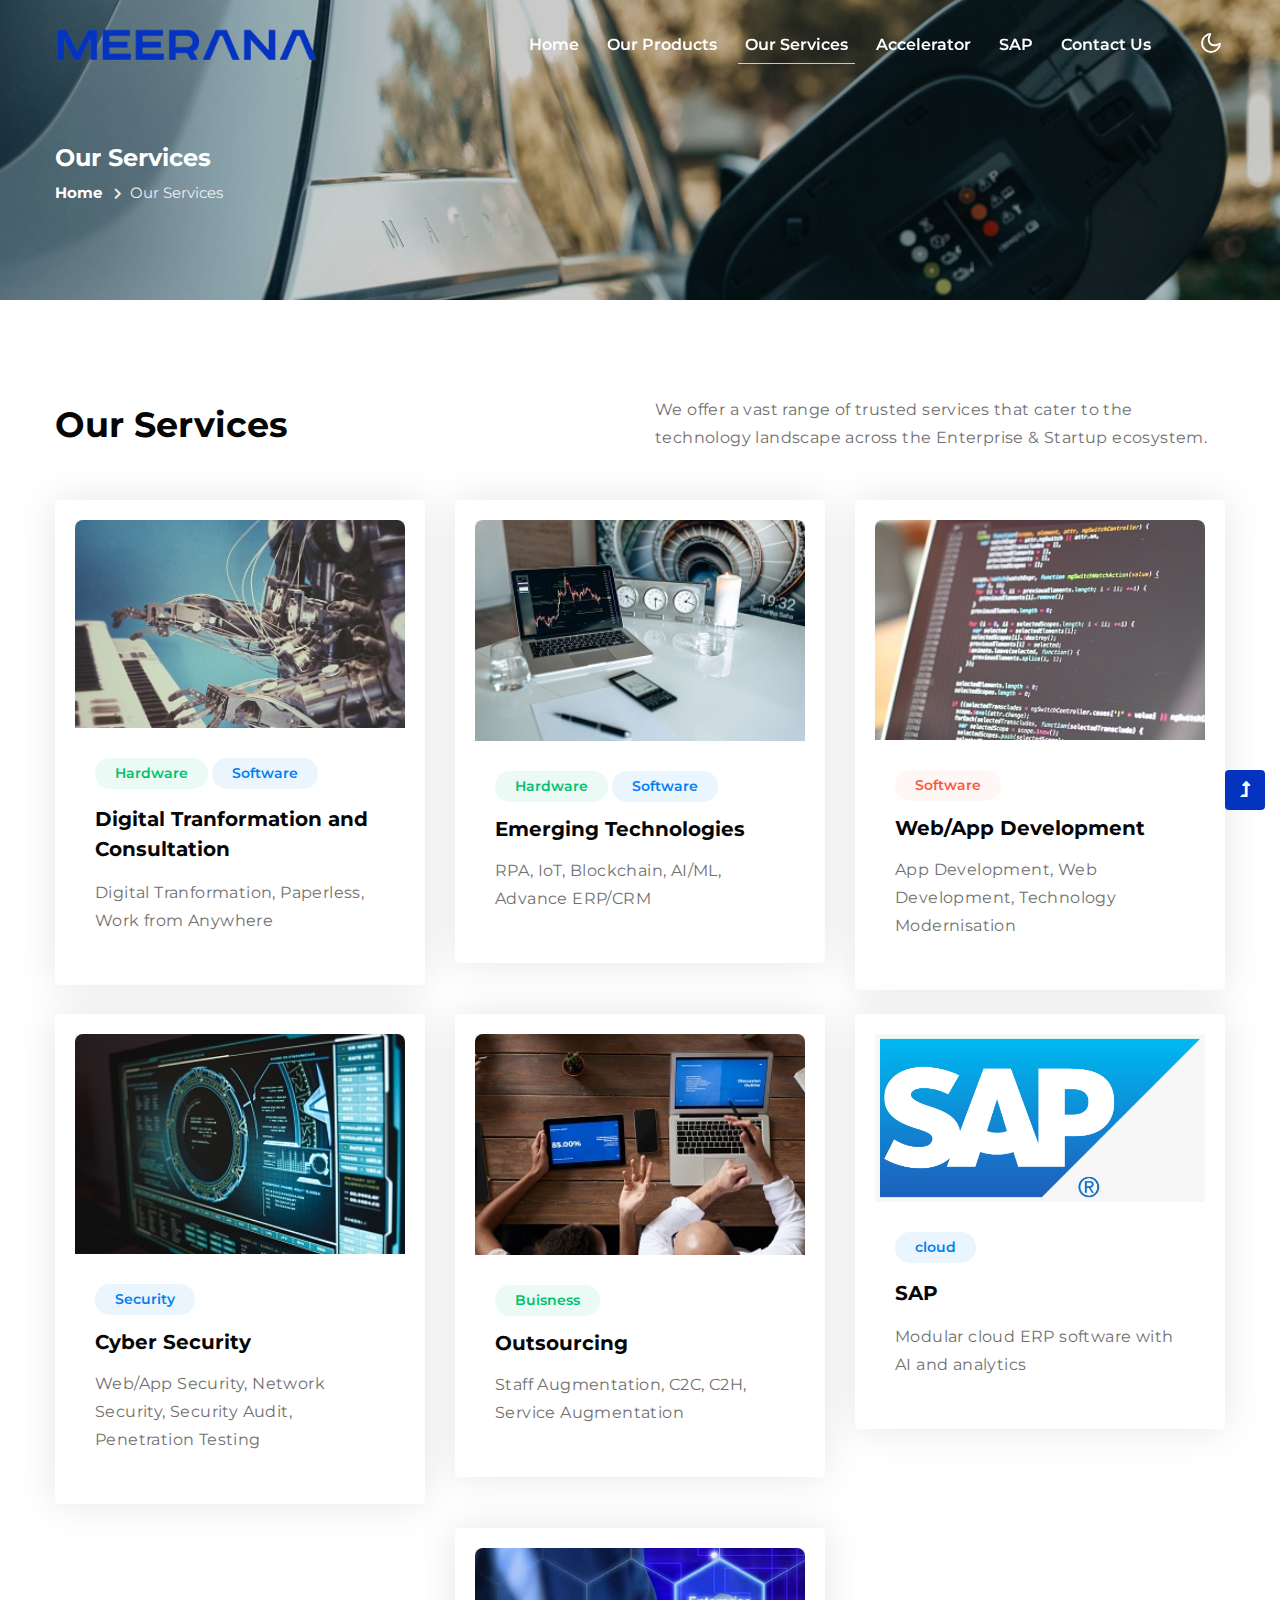
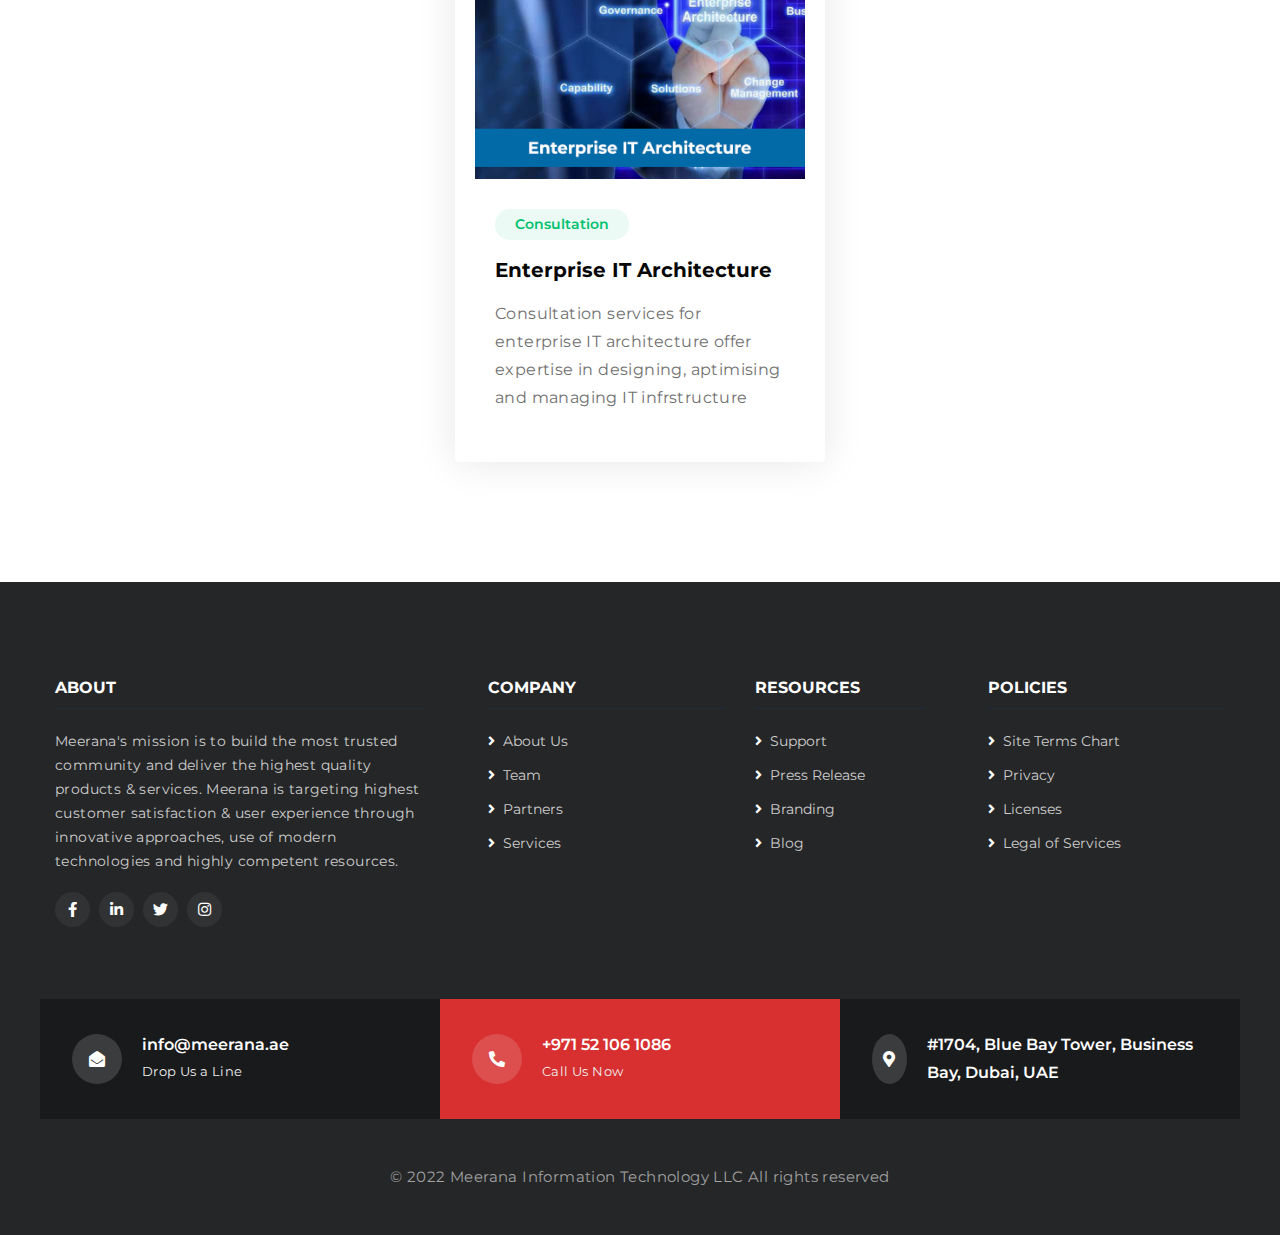
<file: services.html>
<!--
Author: W3layouts
Author URL: http://w3layouts.com
-->
<!doctype html>
<html lang="en">

<head>
    <!-- Required meta tags -->
    <meta charset="utf-8">
    <meta name="viewport" content="width=device-width, initial-scale=1, shrink-to-fit=no">
    <title>Meerana - Our Services</title>
    <!-- google-fonts -->
    <link href="//fonts.googleapis.com/css2?family=Montserrat:wght@100;200;300;400;500;600;700;800;900&display=swap"
        rel="stylesheet">
    <!-- //google-fonts -->
    <!-- Font-Awesome-Icons-CSS -->
    <link rel="stylesheet" href="assets/css/fontawesome-all.min.css">
    <!-- Template CSS Style link -->
    <link rel="stylesheet" href="assets/css/style-starter.css">
    <link rel="apple-touch-icon" sizes="57x57" href="./assets/images/favicon.ico/apple-icon-57x57.png">
    <link rel="apple-touch-icon" sizes="60x60" href="./assets/images/favicon.ico/apple-icon-60x60.png">
    <link rel="apple-touch-icon" sizes="72x72" href="./assets/images/favicon.ico/apple-icon-72x72.png">
    <link rel="apple-touch-icon" sizes="76x76" href="./assets/images/favicon.ico/apple-icon-76x76.png">
    <link rel="apple-touch-icon" sizes="114x114" href="./assets/images/favicon.ico/apple-icon-114x114.png">
    <link rel="apple-touch-icon" sizes="120x120" href="./assets/images/favicon.ico/apple-icon-120x120.png">
    <link rel="apple-touch-icon" sizes="144x144" href="./assets/images/favicon.ico/apple-icon-144x144.png">
    <link rel="apple-touch-icon" sizes="152x152" href="./assets/images/favicon.ico/apple-icon-152x152.png">
    <link rel="apple-touch-icon" sizes="180x180" href="./assets/images/favicon.ico/apple-icon-180x180.png">
    <link rel="icon" type="image/png" sizes="192x192" href="./assets/images/favicon.ico/android-icon-192x192.png">
    <link rel="icon" type="image/png" sizes="32x32" href="./assets/images/favicon.ico/favicon-32x32.png">
    <link rel="icon" type="image/png" sizes="96x96" href="./assets/images/favicon.ico/favicon-96x96.png">
    <link rel="icon" type="image/png" sizes="16x16" href="./assets/images/f">
    <link rel="manifest" href="./assets/images/favicon.ico/manifest.json">
</head>

<body>
    <!--header-->
    <header id="site-header" class="fixed-top">
        <div class="container">
            <nav class="navbar navbar-expand-lg stroke">
                <!-- <h1>
                    <a class="navbar-brand d-flex align-items-center" href="index.html">
                        <span class="lostyle-1">MEERANA</span>
                    </a>
                </h1> -->
                <!-- if logo is image enable this    -->
                <a class="navbar-brand" href="#index.html">
                    <img src="assets/images/logo/meerana-logo-removebg-preview.png" alt="Your logo" title="Your logo" style="height:35px;" />
                </a>
                <button class="navbar-toggler  collapsed bg-gradient" type="button" data-toggle="collapse"
                    data-target="#navbarTogglerDemo02" aria-controls="navbarTogglerDemo02" aria-expanded="false"
                    aria-label="Toggle navigation">
                    <span class="navbar-toggler-icon fa icon-expand fa-bars"></span>
                    <span class="navbar-toggler-icon fa icon-close fa-times"></span>
                </button>

                <div class="collapse navbar-collapse" id="navbarTogglerDemo02">
                    <ul class="navbar-nav ml-lg-auto">
                        <li class="nav-item">
                            <a class="nav-link" href="index.html">Home</a>
                        </li>
                        <li class="nav-item">
                            <a class="nav-link" href="products.html">Our Products</a>
                        </li>
                        <li class="nav-item active">
                            <a class="nav-link" href="services.html">Our Services <span class="sr-only">(current)</span></a>
                        </li>
                        <li class="nav-item">
                            <a class="nav-link" href="accelerator.html">Accelerator</a>
                        </li>
                        <li class="nav-item">
                            <a class="nav-link" href="SAP.html">SAP</a>
                        </li>
                        <li class="nav-item">
                            <a class="nav-link" href="contact.html">Contact Us</a>
                        </li>
                        <div class="search-right ml-lg-3">
                            <form action="#search" method="GET" class="search-box position-relative">
                                <!-- <div class="input-search">
                                    <input type="search" placeholder="Enter Keyword" name="search" required="required"
                                        autofocus="" class="search-popup">
                                </div> -->
                                <!-- <button type="submit" class="btn search-btn"><i class="fa fa-search"
                                        aria-hidden="true"></i></button> -->
                            </form>
                        </div>
                        <!-- //search button -->
                    </ul>
                </div>
                <!-- toggle switch for light and dark theme -->
                <div class="cont-ser-position">
                    <nav class="navigation">
                        <div class="theme-switch-wrapper">
                            <label class="theme-switch" for="checkbox">
                                <input type="checkbox" id="checkbox">
                                <div class="mode-container">
                                    <i class="gg-sun"></i>
                                    <i class="gg-moon"></i>
                                </div>
                            </label>
                        </div>
                    </nav>
                </div>
                <!-- //toggle switch for light and dark theme -->
            </nav>
        </div>
    </header>
    <!--//header-->

    <!-- inner banner -->
    <section class="inner-banner">
        <div class="w3l-breadcrumb py-5">
            <div class="container py-xl-5 py-md-4 mt-5">
                <h4 class="inner-text-title font-weight-bold mb-sm-2">Our Services</h4>
                <ul class="breadcrumbs-custom-path">
                    <li><a href="index.html">Home</a></li>
                    <li class="active"><span class="fa fa-chevron-right mx-2" aria-hidden="true"></span>Our Services</li>
                </ul>
            </div>
        </div>
    </section>
    <!-- //inner banner -->

    <!-- services section -->
    <div id="services" class="service-section py-5">
        <div class="container py-md-5 py-4">
            <div class="row align-items-center mb-5">
                <div class="col-md-6 section-heading">
                    <!-- <h5 class="small-title-2">About Us</h5> -->
                    <h3 class="title-style-2">
                        Our Services</h3>
                </div>
                <div class="col-md-6 section-heading mt-md-0 mt-2">
                    <p>
                        We offer a vast range of trusted services that cater to the technology 
                        landscape across the Enterprise & Startup ecosystem.
                    </p>
                </div>
            </div>
            <div class="row justify-content-center">
                <div class="col-lg-4 col-md-6 mt-lg-0 mt-4">
                    <div class="card">
                        <div class="card-header p-0 position-relative border-0">
                            <img class="d-block img-responsive" src="assets/images/Services/smart-services.jpg" alt="card-image">
                        </div>
                        <div class="card-body service-details">
                            <span class="label-style label-style-3">Hardware</span>                            
                            <span class="label-style label-style-2">Software</span>
                            <!-- <br><h3 class="title-style-3">Digital Tranformation and Consultation</h3> -->
                            <a href="#" class="service-heading">Digital Tranformation and Consultation</a>
                            <p>Digital Tranformation, Paperless, Work from Anywhere</p>
                        </div>
                    </div>
                </div>
                <div class="col-lg-4 col-md-6 mt-lg-0 mt-4">
                    <div class="card">
                        <div class="card-header p-0 position-relative border-0">
                            <img class="d-block img-responsive" src="assets/images/Services/IT-services.jpg" alt="card-image">
                        </div>
                        <div class="card-body service-details">
                            <span class="label-style label-style-3">Hardware</span>                            
                            <span class="label-style label-style-2">Software</span>
                            <br><h3 class="title-style-3">Emerging Technologies</h3>
                            <p>RPA, IoT, Blockchain, AI/ML, Advance ERP/CRM</p>
                        </div>
                    </div>
                </div>
                <div class="col-lg-4 col-md-6 item">                    
                    <div class="card">
                        <div class="card-header p-0 position-relative border-0">
                            <img class="d-block img-responsive" src="assets/images/Services/software development.jpg" alt="card-image">
                        </div>
                        <div class="card-body service-details">
                            <span class="label-style">Software</span>
                            <br><h3 class="title-style-3">Web/App Development</h3>
                            <p>App Development, Web Development, Technology Modernisation</p>
                        </div>
                    </div>
                </div>
                <!-- <div class="col-lg-4 col-md-6 mt-lg-0 mt-4">
                    <div class="card">
                        <div class="card-header p-0 position-relative border-0">
                            <img class="d-block img-responsive" src="assets/images/Services/marketing.jpg" alt="card-image">
                        </div>
                        <div class="card-body service-details">
                            <span class="label-style label-style-3">Buinsess</span>
                            <br><h3 class="title-style-3">IT Services</h3>
                            <p>App Development, Web Development, Technology Modernisation</p>
                        </div>
                    </div>
                </div>                 -->
                
            </div><br>
            <div class="row justify-content-center">
                <!-- <div class="col-lg-4 col-md-6 item">
                    <div class="card">
                        <div class="card-header p-0 position-relative border-0">
                            <img class="d-block img-responsive" src="assets/images/Services/marketing.jpg" alt="card-image">
                        </div>
                        <div class="card-body service-details">
                            <span class="label-style">Software</span>
                            <br><h3 class="title-style-3">Growth Marketing</h3>
                            <p>SEO, SSM, SMM, SMO, ORM, Funnel Marketing, Influence Marketing, Growth Tools.</p>
                        </div>
                    </div>
                </div> -->
                <!-- <div class="col-lg-4 col-md-6 mt-md-0 mt-4">
                    <div class="card">
                        <div class="card-header p-0 position-relative border-0">
                            <img class="d-block img-responsive" src="assets/images/Services/evservices.jpg" alt="card-image">
                        </div>
                        <div class="card-body service-details">
                            <span class="label-style label-style-3">Electric Vehicles</span>                            
                            <br><h3 class="title-style-3">EV Charging Services</h3>
                            <p>Charging Stations, Charging Adaptors, Type1, Type 2, CHAdeMO, GB/T</p>
                        </div>
                    </div>
                </div> -->
                <div class="col-lg-4 col-md-6 mt-md-0 mt-4">
                    <div class="card">
                        <div class="card-header p-0 position-relative border-0">
                            <img class="d-block img-responsive" src="assets/images/Services/cyber-security.jpg" alt="card-image">
                        </div>
                        <div class="card-body service-details">
                            <span class="label-style label-style-2">Security</span>
                            <br><h3 class="title-style-3">Cyber Security</h3>
                            <p>Web/App Security, Network Security, Security Audit, Penetration Testing</p>
                        </div>
                    </div>
                </div>
                <div class="col-lg-4 col-md-6 mt-lg-0 mt-4">
                    <div class="card">
                        <div class="card-header p-0 position-relative border-0">                            
                            <img class="d-block img-responsive" src="assets/images/Services/outsourcing.jpg" alt="card-image">
                        </div>
                        <div class="card-body service-details">
                            <span class="label-style label-style-3">Buisness</span>
                            <br><h3 class="title-style-3">Outsourcing</h3>
                            <p>Staff Augmentation, C2C, C2H, Service Augmentation</p>
                        </div>
                    </div>
                </div>

                <div class="col-lg-4 col-md-6 mt-lg-0 mt-4">
                    <div class="card">
                        <div class="card-header p-0 position-relative border-0">        
                            <a href="SAP.html">                 
                                <img class="d-block img-responsive" src="assets/images/Services/SAP_logo.png" alt="card-image">
                            </a>   
                        </div>
                        <div class="card-body service-details">
                            <span class="label-style label-style-2">cloud</span>
                            <a href="#accelerator" class="service-heading">SAP</a>
                            <p>Modular cloud ERP software with AI and analytics</p>
                        </div>
                    </div>
                </div>
            </div><br>
            <div class="row justify-content-center">
                <div class="col-lg-4 col-md-6 mt-lg-0 mt-4">
                    <div class="card">
                        <div class="card-header p-0 position-relative border-0">
                            <a href="enterprise-architecture.html">
                                <img class="d-block img-responsive" src="assets/images/Services//enterprise-architecture.png" alt="card-image">
                            </a>     
                        </div>
                        <div class="card-body service-details">
                            <span class="label-style label-style-3">Consultation</span>
                            <a href="enterprise-architecture.html" class="service-heading">Enterprise IT Architecture</a>
                            <p>Consultation services for enterprise IT architecture offer expertise in designing, aptimising and managing IT infrstructure</p>
                        </div>
                    </div>
                </div>
            </div><br>
            <!-- <div class="row justify-content-center">
                <div class="col-lg-4 col-md-6 item">
                    <div class="card">
                        <div class="card-header p-0 position-relative border-0">
                            <img class="d-block img-responsive" src="assets/images/Services/cloud-services.jpg" alt="card-image">
                        </div>
                        <div class="card-body service-details">
                            <span class="label-style">Hardware</span>
                            <span class="label-style label-style-2">Software</span>
                            ,<br><h3 class="title-style-3">Cloud Services</h3>
                            <p>AWS, Azure, Google Cloud, Cloud Migration</p>
                        </div>
                    </div>
                </div>
                <div class="col-lg-4 col-md-6 mt-md-0 mt-4">
                    <div class="card">
                        <div class="card-header p-0 position-relative border-0">
                            <img class="d-block img-responsive" src="assets/images/Services/data-services.jpg" alt="card-image">
                        </div>
                        <div class="card-body service-details">
                            <span class="label-style">Hardware</span>
                            <span class="label-style label-style-2">Software</span>
                            <br><h3 class="title-style-3">Data Services</h3>
                            <p>Reporting and Dashboard, Talend, Collibra, Tablean, BI
                            </p>
                        </div>
                    </div>
                </div>
            </div><br> -->
        </div>        
    </div>
    <!-- //services section -->

    <!-- content-6-section -->
    <!-- <section class="w3l-content-12-main">
        <div class="content-12 text-left py-5">
            <div class="container py-md-5 py-4">
                <div class="content-info-tabs text-center">
                    <input id="tab1" type="radio" name="tabs" checked>
                    <label class="tabtle" for="tab1">Our Mission</label>
                    <input id="tab2" type="radio" name="tabs">
                    <label class="tabtle" for="tab2">Our Goals</label>
                    <input id="tab3" type="radio" name="tabs">
                    <label class="tabtle" for="tab3">Our Vision</label>
                    <section id="content1" class="tab-content">
                        <div class="row content12 align-items-center">
                            <div class="col-lg-6 column">
                                <h6 class="content-heading">Powerful Solution for your Startup Business</h6>
                                <p class="content-para mb-3">Lorem ipsum dolor sit amet,Ea consequuntur illum facere
                                    aperiam
                                    sequi optio consectetur.Ea consequuntur illum facere aperiam sequi optio consectetur
                                    adipisicing elitFuga, suscipit totam animi consequatur saepe blanditiis.</p>
                                <p>Lorem ipsum, dolor sit amet consectetur adipisicing elit. Atque quidem odit
                                    consequuntur
                                    ducimus neque, harum eos eligendi maiores ex cum nobis.</p>
                            </div>
                            <div class="col-lg-6 column mt-lg-0 mt-4">
                                <img src="assets/images/s3.jpg" class="img-fluid radius-image" alt="">
                            </div>

                        </div>
                    </section>
                    <section id="content2" class="tab-content">
                        <div class="row content12 align-items-center">
                            <div class="col-lg-6 column">
                                <h6 class="content-heading">Passion, Dedication and Hard Work</h6>
                                <p class="content-para mb-3">Lorem ipsum dolor sit amet,Ea consequuntur illum facere
                                    aperiam
                                    sequi optio consectetur.Ea consequuntur illum facere aperiam sequi optio consectetur
                                    adipisicing elitFuga, suscipit totam animi consequatur saepe blanditiis.</p>
                                <p>Lorem ipsum, dolor sit amet consectetur adipisicing elit. Atque quidem odit
                                    consequuntur
                                    ducimus neque, harum eos eligendi maiores ex cum nobis.</p>
                            </div>
                            <div class="col-lg-6 column mt-lg-0 mt-4">
                                <img src="assets/images/s6.jpg" class="img-fluid radius-image" alt="">
                            </div>
                        </div>
                    </section>
                    <section id="content3" class="tab-content">
                        <div class="row content12 align-items-center">
                            <div class="col-lg-6 column">
                                <h6 class="content-heading">Provide awesome services with our tools</h6>
                                <p class="content-para mb-3">Lorem ipsum dolor sit amet,Ea consequuntur illum facere
                                    aperiam
                                    sequi optio consectetur.Ea consequuntur illum facere aperiam sequi optio consectetur
                                    adipisicing elitFuga, suscipit totam animi consequatur saepe blanditiis.</p>
                                <p>Lorem ipsum, dolor sit amet consectetur adipisicing elit. Atque quidem odit
                                    consequuntur
                                    ducimus neque, harum eos eligendi maiores ex cum nobis.</p>
                            </div>
                            <div class="col-lg-6 column mt-lg-0 mt-4">
                                <img src="assets/images/s5.jpg" class="img-fluid radius-image" alt="">
                            </div>
                        </div>
                    </section>
                </div>
            </div>
        </div>
    </section> -->
    <!-- //content-6-section -->

    <!-- footer -->
    <footer class="w3l-footer-22 py-5">
        <div class="container py-md-5 py-4">
            <div class="row sub-columns">
                <div class="col-lg-4 col-sm-6 sub-one-left">
                    <h6>About </h6>
                    <p>Meerana's mission is to build the most trusted community and deliver the highest quality 
                        products & services. Meerana is targeting highest customer 
                        satisfaction & user experience through innovative approaches, use of modern technologies and highly competent resources.</p>
                    <div class="columns-2">
                        <ul class="social">
                            <li><a href="https://www.facebook.com/Meerana-Technologies-103202952444041" title="facebook"><span class="fab fa-facebook-f"
                                        aria-hidden="true"></span></a>
                            </li>
                            <li><a href="https://www.linkedin.com/in/mataralmehairi/?originalSubdomain=ae" title="linkedin"><span class="fab fa-linkedin-in"
                                        aria-hidden="true"></span></a>
                            </li>
                            <li><a href="https://twitter.com/MeeranaTech" title="twitter"><span class="fab fa-twitter"
                                        aria-hidden="true"></span></a>
                            </li>
                            <li><a href="https://www.instagram.com/meerana.technologies/" title="instagram"><span class="fab fa-instagram"
                                        aria-hidden="true"></span></a>
                            </li>
                        </ul>
                    </div>
                </div>
                <div class="col-lg-3 col-sm-6 sub-two-right pl-lg-5 mt-sm-0 mt-5">
                    <h6>Company</h6>
                    <ul>
                        <li><a href="#about"><span class="fas fa-angle-right mr-2"></span>About Us</a>
                        </li>
                        <li><a href="#team"><span class="fas fa-angle-right mr-2"></span>Team</a>
                        </li>
                        <li><a href="#partners"><span class="fas fa-angle-right mr-2"></span>Partners</a>
                        </li>
                        <li><a href="#services"><span class="fas fa-angle-right mr-2"></span>Services</a>
                        </li>
                    </ul>
                </div>
                <div class="col-lg-2 col-sm-6 sub-two-right mt-lg-0 mt-sm-5 mt-4">
                    <h6>Resources</h6>
                    <ul>
                        <li><a href="#banner"><span class="fas fa-angle-right mr-2"></span>Support</a></li>
                        <li><a href="#banner"><span class="fas fa-angle-right mr-2"></span>Press Release</a>
                        </li>
                        <li><a href="#banner"><span class="fas fa-angle-right mr-2"></span>Branding</a>
                        </li>
                        <li><a href="#banner"><span class="fas fa-angle-right mr-2"></span>Blog</a></li>
                    </ul>
                </div>
                <div class="col-lg-3 col-sm-6 sub-two-right pl-lg-5 mt-lg-0 mt-sm-5 mt-4">
                    <h6>Policies</h6>
                    <ul>
                        <li><a href="#banner"><span class="fas fa-angle-right mr-2"></span>Site Terms
                                Chart</a></li>
                        <li><a href="privacy.html"><span class="fas fa-angle-right mr-2"></span>Privacy</a>
                        </li>
                        <li><a href="#banner"><span class="fas fa-angle-right mr-2"></span>Licenses</a>
                        </li>
                        <li><a href="#banner"><span class="fas fa-angle-right mr-2"></span>Legal
                                of Services</a></li>
                    </ul>
                </div>
            </div>
            <div class="sub-contact mt-5 pt-lg-4">
                <div class="row">
                    <div class="col-md-4 footer-contact d-flex align-items-center">
                        <span class="fas fa-envelope-open" aria-hidden="true"></span>
                        <div>
                            <a href="mailto:info@meerana.ae">info@meerana.ae</a>
                            <p>Drop Us a Line</p>
                        </div>
                    </div>
                    <div class="col-md-4 footer-contact d-flex align-items-center active">
                        <span class="fas fa-phone-alt" aria-hidden="true"></span>
                        <div>
                            <a href="tel:+971 52 106 1086">+971 52 106 1086</a>
                            <p>Call Us Now</p>
                        </div>
                    </div>
                    <div class="col-md-4 footer-contact d-flex align-items-center">
                        <span class="fas fa-map-marker-alt" aria-hidden="true"></span>
                        <div>
                            <h5> #1704, Blue Bay Tower, Business Bay, Dubai, UAE</h5>
                        </div>
                    </div>
                </div>
            </div>
        </div>
        <!-- copyright -->
        <div class="copyright-footer text-center">
            <div class="container">
                <div class="columns">
                    <p>© 2022 Meerana Information Technology LLC All rights reserved
                        <!-- . Design by
                        <a href="https://w3layouts.com/" target="_blank"> W3Layouts</a> -->
                    </p>
                </div>
            </div>
        </div>
        <!-- //copyright -->
    </footer>
    <!-- //footer -->

    <!-- Js scripts -->
    <!-- move top -->
    <button onclick="topFunction()" id="movetop" title="Go to top">
        <span class="fas fa-level-up-alt" aria-hidden="true"></span>
    </button>
    <script>
        // When the user scrolls down 20px from the top of the document, show the button
        window.onscroll = function () {
            scrollFunction()
        };

        function scrollFunction() {
            if (document.body.scrollTop > 20 || document.documentElement.scrollTop > 20) {
                document.getElementById("movetop").style.display = "block";
            } else {
                document.getElementById("movetop").style.display = "none";
            }
        }

        // When the user clicks on the button, scroll to the top of the document
        function topFunction() {
            document.body.scrollTop = 0;
            document.documentElement.scrollTop = 0;
        }
    </script>
    <!-- //move top -->

    <!-- common jquery plugin -->
    <script src="assets/js/jquery-3.3.1.min.js"></script>
    <!-- //common jquery plugin -->

    <!-- theme switch js (light and dark)-->
    <script src="assets/js/theme-change.js"></script>
    <script>
        function autoType(elementClass, typingSpeed) {
            var thhis = $(elementClass);
            thhis.css({
                "position": "relative",
                "display": "inline-block"
            });
            thhis.prepend('<div class="cursor" style="right: initial; left:0;"></div>');
            thhis = thhis.find(".text-js");
            var text = thhis.text().trim().split('');
            var amntOfChars = text.length;
            var newString = "";
            thhis.text("|");
            setTimeout(function () {
                thhis.css("opacity", 1);
                thhis.prev().removeAttr("style");
                thhis.text("");
                for (var i = 0; i < amntOfChars; i++) {
                    (function (i, char) {
                        setTimeout(function () {
                            newString += char;
                            thhis.text(newString);
                        }, i * typingSpeed);
                    })(i + 1, text[i]);
                }
            }, 1500);
        }

        $(document).ready(function () {
            // Now to start autoTyping just call the autoType function with the 
            // class of outer div
            // The second paramter is the speed between each letter is typed.   
            autoType(".type-js", 200);
        });
    </script>
    <!-- //theme switch js (light and dark)-->

    <!-- MENU-JS -->
    <script>
        $(window).on("scroll", function () {
            var scroll = $(window).scrollTop();

            if (scroll >= 80) {
                $("#site-header").addClass("nav-fixed");
            } else {
                $("#site-header").removeClass("nav-fixed");
            }
        });

        //Main navigation Active Class Add Remove
        $(".navbar-toggler").on("click", function () {
            $("header").toggleClass("active");
        });
        $(document).on("ready", function () {
            if ($(window).width() > 991) {
                $("header").removeClass("active");
            }
            $(window).on("resize", function () {
                if ($(window).width() > 991) {
                    $("header").removeClass("active");
                }
            });
        });
    </script>
    <!-- //MENU-JS -->

    <!-- disable body scroll which navbar is in active -->
    <script>
        $(function () {
            $('.navbar-toggler').click(function () {
                $('body').toggleClass('noscroll');
            })
        });
    </script>
    <!-- //disable body scroll which navbar is in active -->

    <!--bootstrap-->
    <script src="assets/js/bootstrap.min.js"></script>
    <!-- //bootstrap-->
    <!-- //Js scripts -->
</body>

</html>
</file>
<file: staging_white/assets/styles/meerana.css>
/*
! tailwindcss v3.1.2 | MIT License | https://tailwindcss.com
*/

/*
1. Prevent padding and border from affecting element width. (https://github.com/mozdevs/cssremedy/issues/4)
2. Allow adding a border to an element by just adding a border-width. (https://github.com/tailwindcss/tailwindcss/pull/116)
*/

*,
::before,
::after {
  box-sizing: border-box;
  /* 1 */
  border-width: 0;
  /* 2 */
  border-style: solid;
  /* 2 */
  border-color: #e5e7eb;
  /* 2 */
}

::before,
::after {
  --tw-content: '';
}

/*
1. Use a consistent sensible line-height in all browsers.
2. Prevent adjustments of font size after orientation changes in iOS.
3. Use a more readable tab size.
4. Use the user's configured `sans` font-family by default.
*/

html {
  line-height: 1.5;
  /* 1 */
  -webkit-text-size-adjust: 100%;
  /* 2 */
  -moz-tab-size: 4;
  /* 3 */
  -o-tab-size: 4;
     tab-size: 4;
  /* 3 */
  font-family: ui-sans-serif, system-ui, -apple-system, BlinkMacSystemFont, "Segoe UI", Roboto, "Helvetica Neue", Arial, "Noto Sans", sans-serif, "Apple Color Emoji", "Segoe UI Emoji", "Segoe UI Symbol", "Noto Color Emoji";
  /* 4 */
}

/*
1. Remove the margin in all browsers.
2. Inherit line-height from `html` so users can set them as a class directly on the `html` element.
*/

body {
  margin: 0;
  /* 1 */
  line-height: inherit;
  /* 2 */
}

/*
1. Add the correct height in Firefox.
2. Correct the inheritance of border color in Firefox. (https://bugzilla.mozilla.org/show_bug.cgi?id=190655)
3. Ensure horizontal rules are visible by default.
*/

hr {
  height: 0;
  /* 1 */
  color: inherit;
  /* 2 */
  border-top-width: 1px;
  /* 3 */
}

/*
Add the correct text decoration in Chrome, Edge, and Safari.
*/

abbr:where([title]) {
  -webkit-text-decoration: underline dotted;
          text-decoration: underline dotted;
}

/*
Remove the default font size and weight for headings.
*/

h1,
h2,
h3,
h4,
h5,
h6 {
  font-size: inherit;
  font-weight: inherit;
}

/*
Reset links to optimize for opt-in styling instead of opt-out.
*/

a {
  color: inherit;
  text-decoration: inherit;
}

/*
Add the correct font weight in Edge and Safari.
*/

b,
strong {
  font-weight: bolder;
}

/*
1. Use the user's configured `mono` font family by default.
2. Correct the odd `em` font sizing in all browsers.
*/

code,
kbd,
samp,
pre {
  font-family: ui-monospace, SFMono-Regular, Menlo, Monaco, Consolas, "Liberation Mono", "Courier New", monospace;
  /* 1 */
  font-size: 1em;
  /* 2 */
}

/*
Add the correct font size in all browsers.
*/

small {
  font-size: 80%;
}

/*
Prevent `sub` and `sup` elements from affecting the line height in all browsers.
*/

sub,
sup {
  font-size: 75%;
  line-height: 0;
  position: relative;
  vertical-align: baseline;
}

sub {
  bottom: -0.25em;
}

sup {
  top: -0.5em;
}

/*
1. Remove text indentation from table contents in Chrome and Safari. (https://bugs.chromium.org/p/chromium/issues/detail?id=999088, https://bugs.webkit.org/show_bug.cgi?id=201297)
2. Correct table border color inheritance in all Chrome and Safari. (https://bugs.chromium.org/p/chromium/issues/detail?id=935729, https://bugs.webkit.org/show_bug.cgi?id=195016)
3. Remove gaps between table borders by default.
*/

table {
  text-indent: 0;
  /* 1 */
  border-color: inherit;
  /* 2 */
  border-collapse: collapse;
  /* 3 */
}

/*
1. Change the font styles in all browsers.
2. Remove the margin in Firefox and Safari.
3. Remove default padding in all browsers.
*/

button,
input,
optgroup,
select,
textarea {
  font-family: inherit;
  /* 1 */
  font-size: 100%;
  /* 1 */
  font-weight: inherit;
  /* 1 */
  line-height: inherit;
  /* 1 */
  color: inherit;
  /* 1 */
  margin: 0;
  /* 2 */
  padding: 0;
  /* 3 */
}

/*
Remove the inheritance of text transform in Edge and Firefox.
*/

button,
select {
  text-transform: none;
}

/*
1. Correct the inability to style clickable types in iOS and Safari.
2. Remove default button styles.
*/

button,
[type='button'],
[type='reset'],
[type='submit'] {
  -webkit-appearance: button;
  /* 1 */
  background-color: transparent;
  /* 2 */
  background-image: none;
  /* 2 */
}

/*
Use the modern Firefox focus style for all focusable elements.
*/

:-moz-focusring {
  outline: auto;
}

/*
Remove the additional `:invalid` styles in Firefox. (https://github.com/mozilla/gecko-dev/blob/2f9eacd9d3d995c937b4251a5557d95d494c9be1/layout/style/res/forms.css#L728-L737)
*/

:-moz-ui-invalid {
  box-shadow: none;
}

/*
Add the correct vertical alignment in Chrome and Firefox.
*/

progress {
  vertical-align: baseline;
}

/*
Correct the cursor style of increment and decrement buttons in Safari.
*/

::-webkit-inner-spin-button,
::-webkit-outer-spin-button {
  height: auto;
}

/*
1. Correct the odd appearance in Chrome and Safari.
2. Correct the outline style in Safari.
*/

[type='search'] {
  -webkit-appearance: textfield;
  /* 1 */
  outline-offset: -2px;
  /* 2 */
}

/*
Remove the inner padding in Chrome and Safari on macOS.
*/

::-webkit-search-decoration {
  -webkit-appearance: none;
}

/*
1. Correct the inability to style clickable types in iOS and Safari.
2. Change font properties to `inherit` in Safari.
*/

::-webkit-file-upload-button {
  -webkit-appearance: button;
  /* 1 */
  font: inherit;
  /* 2 */
}

/*
Add the correct display in Chrome and Safari.
*/

summary {
  display: list-item;
}

/*
Removes the default spacing and border for appropriate elements.
*/

blockquote,
dl,
dd,
h1,
h2,
h3,
h4,
h5,
h6,
hr,
figure,
p,
pre {
  margin: 0;
}

fieldset {
  margin: 0;
  padding: 0;
}

legend {
  padding: 0;
}

ol,
ul,
menu {
  list-style: none;
  margin: 0;
  padding: 0;
}

/*
Prevent resizing textareas horizontally by default.
*/

textarea {
  resize: vertical;
}

/*
1. Reset the default placeholder opacity in Firefox. (https://github.com/tailwindlabs/tailwindcss/issues/3300)
2. Set the default placeholder color to the user's configured gray 400 color.
*/

input::-moz-placeholder, textarea::-moz-placeholder {
  opacity: 1;
  /* 1 */
  color: #9ca3af;
  /* 2 */
}

input:-ms-input-placeholder, textarea:-ms-input-placeholder {
  opacity: 1;
  /* 1 */
  color: #9ca3af;
  /* 2 */
}

input::placeholder,
textarea::placeholder {
  opacity: 1;
  /* 1 */
  color: #9ca3af;
  /* 2 */
}

/*
Set the default cursor for buttons.
*/

button,
[role="button"] {
  cursor: pointer;
}

/*
Make sure disabled buttons don't get the pointer cursor.
*/

:disabled {
  cursor: default;
}

/*
1. Make replaced elements `display: block` by default. (https://github.com/mozdevs/cssremedy/issues/14)
2. Add `vertical-align: middle` to align replaced elements more sensibly by default. (https://github.com/jensimmons/cssremedy/issues/14#issuecomment-634934210)
   This can trigger a poorly considered lint error in some tools but is included by design.
*/

img,
svg,
video,
canvas,
audio,
iframe,
embed,
object {
  display: block;
  /* 1 */
  vertical-align: middle;
  /* 2 */
}

/*
Constrain images and videos to the parent width and preserve their intrinsic aspect ratio. (https://github.com/mozdevs/cssremedy/issues/14)
*/

img,
video {
  max-width: 100%;
  height: auto;
}

*, ::before, ::after {
  --tw-border-spacing-x: 0;
  --tw-border-spacing-y: 0;
  --tw-translate-x: 0;
  --tw-translate-y: 0;
  --tw-rotate: 0;
  --tw-skew-x: 0;
  --tw-skew-y: 0;
  --tw-scale-x: 1;
  --tw-scale-y: 1;
  --tw-pan-x:  ;
  --tw-pan-y:  ;
  --tw-pinch-zoom:  ;
  --tw-scroll-snap-strictness: proximity;
  --tw-ordinal:  ;
  --tw-slashed-zero:  ;
  --tw-numeric-figure:  ;
  --tw-numeric-spacing:  ;
  --tw-numeric-fraction:  ;
  --tw-ring-inset:  ;
  --tw-ring-offset-width: 0px;
  --tw-ring-offset-color: #fff;
  --tw-ring-color: rgb(59 130 246 / 0.5);
  --tw-ring-offset-shadow: 0 0 #0000;
  --tw-ring-shadow: 0 0 #0000;
  --tw-shadow: 0 0 #0000;
  --tw-shadow-colored: 0 0 #0000;
  --tw-blur:  ;
  --tw-brightness:  ;
  --tw-contrast:  ;
  --tw-grayscale:  ;
  --tw-hue-rotate:  ;
  --tw-invert:  ;
  --tw-saturate:  ;
  --tw-sepia:  ;
  --tw-drop-shadow:  ;
  --tw-backdrop-blur:  ;
  --tw-backdrop-brightness:  ;
  --tw-backdrop-contrast:  ;
  --tw-backdrop-grayscale:  ;
  --tw-backdrop-hue-rotate:  ;
  --tw-backdrop-invert:  ;
  --tw-backdrop-opacity:  ;
  --tw-backdrop-saturate:  ;
  --tw-backdrop-sepia:  ;
}

::-webkit-backdrop {
  --tw-border-spacing-x: 0;
  --tw-border-spacing-y: 0;
  --tw-translate-x: 0;
  --tw-translate-y: 0;
  --tw-rotate: 0;
  --tw-skew-x: 0;
  --tw-skew-y: 0;
  --tw-scale-x: 1;
  --tw-scale-y: 1;
  --tw-pan-x:  ;
  --tw-pan-y:  ;
  --tw-pinch-zoom:  ;
  --tw-scroll-snap-strictness: proximity;
  --tw-ordinal:  ;
  --tw-slashed-zero:  ;
  --tw-numeric-figure:  ;
  --tw-numeric-spacing:  ;
  --tw-numeric-fraction:  ;
  --tw-ring-inset:  ;
  --tw-ring-offset-width: 0px;
  --tw-ring-offset-color: #fff;
  --tw-ring-color: rgb(59 130 246 / 0.5);
  --tw-ring-offset-shadow: 0 0 #0000;
  --tw-ring-shadow: 0 0 #0000;
  --tw-shadow: 0 0 #0000;
  --tw-shadow-colored: 0 0 #0000;
  --tw-blur:  ;
  --tw-brightness:  ;
  --tw-contrast:  ;
  --tw-grayscale:  ;
  --tw-hue-rotate:  ;
  --tw-invert:  ;
  --tw-saturate:  ;
  --tw-sepia:  ;
  --tw-drop-shadow:  ;
  --tw-backdrop-blur:  ;
  --tw-backdrop-brightness:  ;
  --tw-backdrop-contrast:  ;
  --tw-backdrop-grayscale:  ;
  --tw-backdrop-hue-rotate:  ;
  --tw-backdrop-invert:  ;
  --tw-backdrop-opacity:  ;
  --tw-backdrop-saturate:  ;
  --tw-backdrop-sepia:  ;
}

::backdrop {
  --tw-border-spacing-x: 0;
  --tw-border-spacing-y: 0;
  --tw-translate-x: 0;
  --tw-translate-y: 0;
  --tw-rotate: 0;
  --tw-skew-x: 0;
  --tw-skew-y: 0;
  --tw-scale-x: 1;
  --tw-scale-y: 1;
  --tw-pan-x:  ;
  --tw-pan-y:  ;
  --tw-pinch-zoom:  ;
  --tw-scroll-snap-strictness: proximity;
  --tw-ordinal:  ;
  --tw-slashed-zero:  ;
  --tw-numeric-figure:  ;
  --tw-numeric-spacing:  ;
  --tw-numeric-fraction:  ;
  --tw-ring-inset:  ;
  --tw-ring-offset-width: 0px;
  --tw-ring-offset-color: #fff;
  --tw-ring-color: rgb(59 130 246 / 0.5);
  --tw-ring-offset-shadow: 0 0 #0000;
  --tw-ring-shadow: 0 0 #0000;
  --tw-shadow: 0 0 #0000;
  --tw-shadow-colored: 0 0 #0000;
  --tw-blur:  ;
  --tw-brightness:  ;
  --tw-contrast:  ;
  --tw-grayscale:  ;
  --tw-hue-rotate:  ;
  --tw-invert:  ;
  --tw-saturate:  ;
  --tw-sepia:  ;
  --tw-drop-shadow:  ;
  --tw-backdrop-blur:  ;
  --tw-backdrop-brightness:  ;
  --tw-backdrop-contrast:  ;
  --tw-backdrop-grayscale:  ;
  --tw-backdrop-hue-rotate:  ;
  --tw-backdrop-invert:  ;
  --tw-backdrop-opacity:  ;
  --tw-backdrop-saturate:  ;
  --tw-backdrop-sepia:  ;
}

.container {
  width: 100%;
}

@media (min-width: 640px) {
  .container {
    max-width: 640px;
  }
}

@media (min-width: 768px) {
  .container {
    max-width: 768px;
  }
}

@media (min-width: 1024px) {
  .container {
    max-width: 1024px;
  }
}

@media (min-width: 1280px) {
  .container {
    max-width: 1280px;
  }
}

@media (min-width: 1536px) {
  .container {
    max-width: 1536px;
  }
}

.fixed {
  position: fixed;
}

.absolute {
  position: absolute;
}

.relative {
  position: relative;
}

.inset-0 {
  top: 0px;
  right: 0px;
  bottom: 0px;
  left: 0px;
}

.top-0 {
  top: 0px;
}

.z-10 {
  z-index: 10;
}

.order-first {
  order: -9999;
}

.-m-4 {
  margin: -1rem;
}

.mx-auto {
  margin-left: auto;
  margin-right: auto;
}

.-mx-4 {
  margin-left: -1rem;
  margin-right: -1rem;
}

.my-14 {
  margin-top: 3.5rem;
  margin-bottom: 3.5rem;
}

.mb-16 {
  margin-bottom: 4rem;
}

.mb-4 {
  margin-bottom: 1rem;
}

.mb-8 {
  margin-bottom: 2rem;
}

.mt-6 {
  margin-top: 1.5rem;
}

.mb-20 {
  margin-bottom: 5rem;
}

.-mb-10 {
  margin-bottom: -2.5rem;
}

.-mt-4 {
  margin-top: -1rem;
}

.mb-5 {
  margin-bottom: 1.25rem;
}

.mb-3 {
  margin-bottom: 0.75rem;
}

.mb-10 {
  margin-bottom: 2.5rem;
}

.mt-4 {
  margin-top: 1rem;
}

.ml-2 {
  margin-left: 0.5rem;
}

.mt-1 {
  margin-top: 0.25rem;
}

.mt-10 {
  margin-top: 2.5rem;
}

.mb-1 {
  margin-bottom: 0.25rem;
}

.mt-3 {
  margin-top: 0.75rem;
}

.mr-3 {
  margin-right: 0.75rem;
}

.mr-2 {
  margin-right: 0.5rem;
}

.mt-2 {
  margin-top: 0.5rem;
}

.ml-3 {
  margin-left: 0.75rem;
}

.ml-1 {
  margin-left: 0.25rem;
}

.block {
  display: block;
}

.inline-block {
  display: inline-block;
}

.flex {
  display: flex;
}

.inline-flex {
  display: inline-flex;
}

.hidden {
  display: none;
}

.h-6 {
  height: 1.5rem;
}

.h-1 {
  height: 0.25rem;
}

.h-20 {
  height: 5rem;
}

.h-10 {
  height: 2.5rem;
}

.h-4 {
  height: 1rem;
}

.h-full {
  height: 100%;
}

.h-96 {
  height: 24rem;
}

.h-8 {
  height: 2rem;
}

.h-32 {
  height: 8rem;
}

.h-5 {
  height: 1.25rem;
}

.w-full {
  width: 100%;
}

.w-6 {
  width: 1.5rem;
}

.w-5\/6 {
  width: 83.333333%;
}

.w-16 {
  width: 4rem;
}

.w-20 {
  width: 5rem;
}

.w-10 {
  width: 2.5rem;
}

.w-4 {
  width: 1rem;
}

.w-80 {
  width: 20rem;
}

.w-8 {
  width: 2rem;
}

.w-40 {
  width: 10rem;
}

.w-5 {
  width: 1.25rem;
}

.flex-auto {
  flex: 1 1 auto;
}

.flex-shrink-0 {
  flex-shrink: 0;
}

.flex-grow {
  flex-grow: 1;
}

.cursor-pointer {
  cursor: pointer;
}

.resize-none {
  resize: none;
}

.list-none {
  list-style-type: none;
}

.flex-col {
  flex-direction: column;
}

.flex-wrap {
  flex-wrap: wrap;
}

.content-center {
  align-content: center;
}

.items-end {
  align-items: flex-end;
}

.items-center {
  align-items: center;
}

.justify-start {
  justify-content: flex-start;
}

.justify-center {
  justify-content: center;
}

.justify-between {
  justify-content: space-between;
}

.space-y-6 > :not([hidden]) ~ :not([hidden]) {
  --tw-space-y-reverse: 0;
  margin-top: calc(1.5rem * calc(1 - var(--tw-space-y-reverse)));
  margin-bottom: calc(1.5rem * var(--tw-space-y-reverse));
}

.overflow-hidden {
  overflow: hidden;
}

.scroll-smooth {
  scroll-behavior: smooth;
}

.rounded {
  border-radius: 0.25rem;
}

.rounded-full {
  border-radius: 9999px;
}

.rounded-lg {
  border-radius: 0.5rem;
}

.border {
  border-width: 1px;
}

.border-2 {
  border-width: 2px;
}

.border-0 {
  border-width: 0px;
}

.border-b {
  border-bottom-width: 1px;
}

.border-gray-300 {
  --tw-border-opacity: 1;
  border-color: rgb(209 213 219 / var(--tw-border-opacity));
}

.border-gray-200 {
  --tw-border-opacity: 1;
  border-color: rgb(229 231 235 / var(--tw-border-opacity));
}

.bg-blue-500 {
  --tw-bg-opacity: 1;
  background-color: rgb(59 130 246 / var(--tw-bg-opacity));
}

.bg-slate-400 {
  --tw-bg-opacity: 1;
  background-color: rgb(148 163 184 / var(--tw-bg-opacity));
}

.bg-white {
  --tw-bg-opacity: 1;
  background-color: rgb(255 255 255 / var(--tw-bg-opacity));
}

.bg-gray-800 {
  --tw-bg-opacity: 1;
  background-color: rgb(31 41 55 / var(--tw-bg-opacity));
}

.bg-green-500 {
  --tw-bg-opacity: 1;
  background-color: rgb(34 197 94 / var(--tw-bg-opacity));
}

.bg-gray-700 {
  --tw-bg-opacity: 1;
  background-color: rgb(55 65 81 / var(--tw-bg-opacity));
}

.bg-gray-300 {
  --tw-bg-opacity: 1;
  background-color: rgb(209 213 219 / var(--tw-bg-opacity));
}

.bg-indigo-800 {
  --tw-bg-opacity: 1;
  background-color: rgb(55 48 163 / var(--tw-bg-opacity));
}

.bg-indigo-500 {
  --tw-bg-opacity: 1;
  background-color: rgb(99 102 241 / var(--tw-bg-opacity));
}

.bg-black {
  --tw-bg-opacity: 1;
  background-color: rgb(0 0 0 / var(--tw-bg-opacity));
}

.bg-red-500 {
  --tw-bg-opacity: 1;
  background-color: rgb(239 68 68 / var(--tw-bg-opacity));
}

.bg-green-600 {
  --tw-bg-opacity: 1;
  background-color: rgb(22 163 74 / var(--tw-bg-opacity));
}

.bg-green-900 {
  --tw-bg-opacity: 1;
  background-color: rgb(20 83 45 / var(--tw-bg-opacity));
}

.bg-blue-600 {
  --tw-bg-opacity: 1;
  background-color: rgb(37 99 235 / var(--tw-bg-opacity));
}

.bg-slate-300 {
  --tw-bg-opacity: 1;
  background-color: rgb(203 213 225 / var(--tw-bg-opacity));
}

.bg-slate-200 {
  --tw-bg-opacity: 1;
  background-color: rgb(226 232 240 / var(--tw-bg-opacity));
}

.bg-blue-800 {
  --tw-bg-opacity: 1;
  background-color: rgb(30 64 175 / var(--tw-bg-opacity));
}

.bg-gray-400 {
  --tw-bg-opacity: 1;
  background-color: rgb(156 163 175 / var(--tw-bg-opacity));
}

.bg-red-300 {
  --tw-bg-opacity: 1;
  background-color: rgb(252 165 165 / var(--tw-bg-opacity));
}

.bg-blue-300 {
  --tw-bg-opacity: 1;
  background-color: rgb(147 197 253 / var(--tw-bg-opacity));
}

.bg-gray-600 {
  --tw-bg-opacity: 1;
  background-color: rgb(75 85 99 / var(--tw-bg-opacity));
}

.bg-gradient-to-r {
  background-image: linear-gradient(to right, var(--tw-gradient-stops));
}

.from-blue-500 {
  --tw-gradient-from: #3b82f6;
  --tw-gradient-to: rgb(59 130 246 / 0);
  --tw-gradient-stops: var(--tw-gradient-from), var(--tw-gradient-to);
}

.from-blue-800 {
  --tw-gradient-from: #1e40af;
  --tw-gradient-to: rgb(30 64 175 / 0);
  --tw-gradient-stops: var(--tw-gradient-from), var(--tw-gradient-to);
}

.to-purple-500 {
  --tw-gradient-to: #a855f7;
}

.bg-clip-text {
  -webkit-background-clip: text;
          background-clip: text;
}

.fill-current {
  fill: currentColor;
}

.object-cover {
  -o-object-fit: cover;
     object-fit: cover;
}

.object-center {
  -o-object-position: center;
     object-position: center;
}

.p-4 {
  padding: 1rem;
}

.p-10 {
  padding: 2.5rem;
}

.p-8 {
  padding: 2rem;
}

.p-2 {
  padding: 0.5rem;
}

.py-4 {
  padding-top: 1rem;
  padding-bottom: 1rem;
}

.px-4 {
  padding-left: 1rem;
  padding-right: 1rem;
}

.py-2 {
  padding-top: 0.5rem;
  padding-bottom: 0.5rem;
}

.px-5 {
  padding-left: 1.25rem;
  padding-right: 1.25rem;
}

.py-24 {
  padding-top: 6rem;
  padding-bottom: 6rem;
}

.px-6 {
  padding-left: 1.5rem;
  padding-right: 1.5rem;
}

.py-6 {
  padding-top: 1.5rem;
  padding-bottom: 1.5rem;
}

.py-1 {
  padding-top: 0.25rem;
  padding-bottom: 0.25rem;
}

.px-3 {
  padding-left: 0.75rem;
  padding-right: 0.75rem;
}

.px-2 {
  padding-left: 0.5rem;
  padding-right: 0.5rem;
}

.pt-4 {
  padding-top: 1rem;
}

.pb-10 {
  padding-bottom: 2.5rem;
}

.text-left {
  text-align: left;
}

.text-center {
  text-align: center;
}

.text-xl {
  font-size: 1.25rem;
  line-height: 1.75rem;
}

.text-3xl {
  font-size: 1.875rem;
  line-height: 2.25rem;
}

.text-lg {
  font-size: 1.125rem;
  line-height: 1.75rem;
}

.text-\[40px\] {
  font-size: 40px;
}

.text-sm {
  font-size: 0.875rem;
  line-height: 1.25rem;
}

.text-\[30px\] {
  font-size: 30px;
}

.text-xs {
  font-size: 0.75rem;
  line-height: 1rem;
}

.text-base {
  font-size: 1rem;
  line-height: 1.5rem;
}

.font-extrabold {
  font-weight: 800;
}

.font-semibold {
  font-weight: 600;
}

.font-bold {
  font-weight: 700;
}

.font-normal {
  font-weight: 400;
}

.font-medium {
  font-weight: 500;
}

.uppercase {
  text-transform: uppercase;
}

.leading-\[46px\] {
  line-height: 46px;
}

.leading-relaxed {
  line-height: 1.625;
}

.leading-\[36px\] {
  line-height: 36px;
}

.leading-7 {
  line-height: 1.75rem;
}

.leading-8 {
  line-height: 2rem;
}

.leading-6 {
  line-height: 1.5rem;
}

.leading-none {
  line-height: 1;
}

.tracking-\[-0\.25\%\] {
  letter-spacing: -0.25%;
}

.tracking-widest {
  letter-spacing: 0.1em;
}

.text-gray-600 {
  --tw-text-opacity: 1;
  color: rgb(75 85 99 / var(--tw-text-opacity));
}

.text-blue-600 {
  --tw-text-opacity: 1;
  color: rgb(37 99 235 / var(--tw-text-opacity));
}

.text-white {
  --tw-text-opacity: 1;
  color: rgb(255 255 255 / var(--tw-text-opacity));
}

.text-transparent {
  color: transparent;
}

.text-green-500 {
  --tw-text-opacity: 1;
  color: rgb(34 197 94 / var(--tw-text-opacity));
}

.text-gray-400 {
  --tw-text-opacity: 1;
  color: rgb(156 163 175 / var(--tw-text-opacity));
}

.text-gray-200 {
  --tw-text-opacity: 1;
  color: rgb(229 231 235 / var(--tw-text-opacity));
}

.text-gray-900 {
  --tw-text-opacity: 1;
  color: rgb(17 24 39 / var(--tw-text-opacity));
}

.text-gray-700 {
  --tw-text-opacity: 1;
  color: rgb(55 65 81 / var(--tw-text-opacity));
}

.text-gray-500 {
  --tw-text-opacity: 1;
  color: rgb(107 114 128 / var(--tw-text-opacity));
}

.text-indigo-100 {
  --tw-text-opacity: 1;
  color: rgb(224 231 255 / var(--tw-text-opacity));
}

.text-red-500 {
  --tw-text-opacity: 1;
  color: rgb(239 68 68 / var(--tw-text-opacity));
}

.text-black {
  --tw-text-opacity: 1;
  color: rgb(0 0 0 / var(--tw-text-opacity));
}

.text-blue-800 {
  --tw-text-opacity: 1;
  color: rgb(30 64 175 / var(--tw-text-opacity));
}

.text-gray-300 {
  --tw-text-opacity: 1;
  color: rgb(209 213 219 / var(--tw-text-opacity));
}

.opacity-75 {
  opacity: 0.75;
}

.shadow-md {
  --tw-shadow: 0 4px 6px -1px rgb(0 0 0 / 0.1), 0 2px 4px -2px rgb(0 0 0 / 0.1);
  --tw-shadow-colored: 0 4px 6px -1px var(--tw-shadow-color), 0 2px 4px -2px var(--tw-shadow-color);
  box-shadow: var(--tw-ring-offset-shadow, 0 0 #0000), var(--tw-ring-shadow, 0 0 #0000), var(--tw-shadow);
}

.shadow {
  --tw-shadow: 0 1px 3px 0 rgb(0 0 0 / 0.1), 0 1px 2px -1px rgb(0 0 0 / 0.1);
  --tw-shadow-colored: 0 1px 3px 0 var(--tw-shadow-color), 0 1px 2px -1px var(--tw-shadow-color);
  box-shadow: var(--tw-ring-offset-shadow, 0 0 #0000), var(--tw-ring-shadow, 0 0 #0000), var(--tw-shadow);
}

.shadow-lg {
  --tw-shadow: 0 10px 15px -3px rgb(0 0 0 / 0.1), 0 4px 6px -4px rgb(0 0 0 / 0.1);
  --tw-shadow-colored: 0 10px 15px -3px var(--tw-shadow-color), 0 4px 6px -4px var(--tw-shadow-color);
  box-shadow: var(--tw-ring-offset-shadow, 0 0 #0000), var(--tw-ring-shadow, 0 0 #0000), var(--tw-shadow);
}

.shadow-green-400 {
  --tw-shadow-color: #4ade80;
  --tw-shadow: var(--tw-shadow-colored);
}

.shadow-blue-400 {
  --tw-shadow-color: #60a5fa;
  --tw-shadow: var(--tw-shadow-colored);
}

.shadow-blue-800 {
  --tw-shadow-color: #1e40af;
  --tw-shadow: var(--tw-shadow-colored);
}

.outline-none {
  outline: 2px solid transparent;
  outline-offset: 2px;
}

.grayscale {
  --tw-grayscale: grayscale(100%);
  filter: var(--tw-blur) var(--tw-brightness) var(--tw-contrast) var(--tw-grayscale) var(--tw-hue-rotate) var(--tw-invert) var(--tw-saturate) var(--tw-sepia) var(--tw-drop-shadow);
}

.filter {
  filter: var(--tw-blur) var(--tw-brightness) var(--tw-contrast) var(--tw-grayscale) var(--tw-hue-rotate) var(--tw-invert) var(--tw-saturate) var(--tw-sepia) var(--tw-drop-shadow);
}

.transition-colors {
  transition-property: color, background-color, border-color, fill, stroke, -webkit-text-decoration-color;
  transition-property: color, background-color, border-color, text-decoration-color, fill, stroke;
  transition-property: color, background-color, border-color, text-decoration-color, fill, stroke, -webkit-text-decoration-color;
  transition-timing-function: cubic-bezier(0.4, 0, 0.2, 1);
  transition-duration: 150ms;
}

.duration-200 {
  transition-duration: 200ms;
}

.ease-in-out {
  transition-timing-function: cubic-bezier(0.4, 0, 0.2, 1);
}

.hover\:bg-green-600:hover {
  --tw-bg-opacity: 1;
  background-color: rgb(22 163 74 / var(--tw-bg-opacity));
}

.hover\:bg-blue-600:hover {
  --tw-bg-opacity: 1;
  background-color: rgb(37 99 235 / var(--tw-bg-opacity));
}

.hover\:text-green-400:hover {
  --tw-text-opacity: 1;
  color: rgb(74 222 128 / var(--tw-text-opacity));
}

.hover\:text-green-500:hover {
  --tw-text-opacity: 1;
  color: rgb(34 197 94 / var(--tw-text-opacity));
}

.hover\:text-blue-800:hover {
  --tw-text-opacity: 1;
  color: rgb(30 64 175 / var(--tw-text-opacity));
}

.hover\:text-blue-400:hover {
  --tw-text-opacity: 1;
  color: rgb(96 165 250 / var(--tw-text-opacity));
}

.focus\:border-red-500:focus {
  --tw-border-opacity: 1;
  border-color: rgb(239 68 68 / var(--tw-border-opacity));
}

.focus\:text-green-400:focus {
  --tw-text-opacity: 1;
  color: rgb(74 222 128 / var(--tw-text-opacity));
}

.focus\:text-green-600:focus {
  --tw-text-opacity: 1;
  color: rgb(22 163 74 / var(--tw-text-opacity));
}

.focus\:text-blue-400:focus {
  --tw-text-opacity: 1;
  color: rgb(96 165 250 / var(--tw-text-opacity));
}

.focus\:text-blue-600:focus {
  --tw-text-opacity: 1;
  color: rgb(37 99 235 / var(--tw-text-opacity));
}

.focus\:outline-none:focus {
  outline: 2px solid transparent;
  outline-offset: 2px;
}

.focus\:ring-2:focus {
  --tw-ring-offset-shadow: var(--tw-ring-inset) 0 0 0 var(--tw-ring-offset-width) var(--tw-ring-offset-color);
  --tw-ring-shadow: var(--tw-ring-inset) 0 0 0 calc(2px + var(--tw-ring-offset-width)) var(--tw-ring-color);
  box-shadow: var(--tw-ring-offset-shadow), var(--tw-ring-shadow), var(--tw-shadow, 0 0 #0000);
}

.focus\:ring-indigo-700:focus {
  --tw-ring-opacity: 1;
  --tw-ring-color: rgb(67 56 202 / var(--tw-ring-opacity));
}

.focus\:ring-red-200:focus {
  --tw-ring-opacity: 1;
  --tw-ring-color: rgb(254 202 202 / var(--tw-ring-opacity));
}

.focus\:ring-offset-2:focus {
  --tw-ring-offset-width: 2px;
}

.dark .dark\:border-gray-700 {
  --tw-border-opacity: 1;
  border-color: rgb(55 65 81 / var(--tw-border-opacity));
}

.dark .dark\:bg-gray-800 {
  --tw-bg-opacity: 1;
  background-color: rgb(31 41 55 / var(--tw-bg-opacity));
}

.dark .dark\:text-gray-200 {
  --tw-text-opacity: 1;
  color: rgb(229 231 235 / var(--tw-text-opacity));
}

.dark .dark\:text-gray-400 {
  --tw-text-opacity: 1;
  color: rgb(156 163 175 / var(--tw-text-opacity));
}

.dark .dark\:focus\:border-indigo-700:focus {
  --tw-border-opacity: 1;
  border-color: rgb(67 56 202 / var(--tw-border-opacity));
}

@media (min-width: 640px) {
  .sm\:-m-4 {
    margin: -1rem;
  }

  .sm\:mb-0 {
    margin-bottom: 0px;
  }

  .sm\:mr-10 {
    margin-right: 2.5rem;
  }

  .sm\:mr-4 {
    margin-right: 1rem;
  }

  .sm\:ml-6 {
    margin-left: 1.5rem;
  }

  .sm\:mt-0 {
    margin-top: 0px;
  }

  .sm\:ml-auto {
    margin-left: auto;
  }

  .sm\:w-1\/2 {
    width: 50%;
  }

  .sm\:w-auto {
    width: auto;
  }

  .sm\:flex-row {
    flex-direction: row;
  }

  .sm\:flex-nowrap {
    flex-wrap: nowrap;
  }

  .sm\:justify-start {
    justify-content: flex-start;
  }

  .sm\:pl-8 {
    padding-left: 2rem;
  }

  .sm\:text-left {
    text-align: left;
  }

  .sm\:text-\[64px\] {
    font-size: 64px;
  }

  .sm\:text-\[48px\] {
    font-size: 48px;
  }

  .sm\:leading-\[70px\] {
    line-height: 70px;
  }

  .sm\:leading-\[52px\] {
    line-height: 52px;
  }
}

@media (min-width: 768px) {
  .md\:mb-0 {
    margin-bottom: 0px;
  }

  .md\:ml-auto {
    margin-left: auto;
  }

  .md\:mt-0 {
    margin-top: 0px;
  }

  .md\:flex {
    display: flex;
  }

  .md\:hidden {
    display: none;
  }

  .md\:w-auto {
    width: auto;
  }

  .md\:w-1\/2 {
    width: 50%;
  }

  .md\:w-1\/3 {
    width: 33.333333%;
  }

  .md\:w-1\/4 {
    width: 25%;
  }

  .md\:flex-row {
    flex-direction: row;
  }

  .md\:flex-nowrap {
    flex-wrap: nowrap;
  }

  .md\:items-start {
    align-items: flex-start;
  }

  .md\:items-center {
    align-items: center;
  }

  .md\:justify-start {
    justify-content: flex-start;
  }

  .md\:justify-between {
    justify-content: space-between;
  }

  .md\:space-y-0 > :not([hidden]) ~ :not([hidden]) {
    --tw-space-y-reverse: 0;
    margin-top: calc(0px * calc(1 - var(--tw-space-y-reverse)));
    margin-bottom: calc(0px * var(--tw-space-y-reverse));
  }

  .md\:border-b-0 {
    border-bottom-width: 0px;
  }

  .md\:p-4 {
    padding: 1rem;
  }

  .md\:py-0 {
    padding-top: 0px;
    padding-bottom: 0px;
  }

  .md\:py-8 {
    padding-top: 2rem;
    padding-bottom: 2rem;
  }

  .md\:pt-0 {
    padding-top: 0px;
  }

  .md\:pr-16 {
    padding-right: 4rem;
  }

  .md\:pr-12 {
    padding-right: 3rem;
  }

  .md\:pl-12 {
    padding-left: 3rem;
  }

  .md\:text-left {
    text-align: left;
  }
}

@media (min-width: 1024px) {
  .lg\:mt-0 {
    margin-top: 0px;
  }

  .lg\:mr-0 {
    margin-right: 0px;
  }

  .lg\:mt-2 {
    margin-top: 0.5rem;
  }

  .lg\:inline-block {
    display: inline-block;
  }

  .lg\:inline-flex {
    display: inline-flex;
  }

  .lg\:w-full {
    width: 100%;
  }

  .lg\:w-3\/4 {
    width: 75%;
  }

  .lg\:w-2\/3 {
    width: 66.666667%;
  }

  .lg\:w-1\/2 {
    width: 50%;
  }

  .lg\:w-1\/3 {
    width: 33.333333%;
  }

  .lg\:w-1\/4 {
    width: 25%;
  }

  .lg\:max-w-lg {
    max-width: 32rem;
  }

  .lg\:flex-grow {
    flex-grow: 1;
  }

  .lg\:flex-wrap {
    flex-wrap: wrap;
  }

  .lg\:rounded-full {
    border-radius: 9999px;
  }

  .lg\:px-4 {
    padding-left: 1rem;
    padding-right: 1rem;
  }

  .lg\:pr-24 {
    padding-right: 6rem;
  }
}

@media (min-width: 1280px) {
  .xl\:mr-4 {
    margin-right: 1rem;
  }

  .xl\:mt-0 {
    margin-top: 0px;
  }

  .xl\:w-2\/4 {
    width: 50%;
  }

  .xl\:flex-nowrap {
    flex-wrap: nowrap;
  }
}
</file>
<file: assets/css/style-starter.css>
@charset "UTF-8";

/*--
Author: W3layouts
Author URL: http://w3layouts.com
--*/
/*!
 * Bootstrap v4.4.1 (https://getbootstrap.com/)
 * Copyright 2011-2019 The Bootstrap Authors
 * Copyright 2011-2019 Twitter, Inc.
 * Licensed under MIT (https://github.com/twbs/bootstrap/blob/master/LICENSE)
 */
:root {
  --blue: #007bff;
  --indigo: #6610f2;
  --purple: #6f42c1;
  --pink: #e83e8c;
  --red: #dc3545;
  --orange: #fd7e14;
  --yellow: #ffc107;
  --green: #28a745;
  --teal: #20c997;
  --cyan: #17a2b8;
  --white: #fff;
  --gray: #6c757d;
  --gray-dark: #343a40;
  --primary: #ff4c4c;
  --secondary: #e71d36;
  --success: #28a745;
  --info: #17a2b8;
  --warning: #ffc107;
  --danger: #dc3545;
  --light: #f8f9fa;
  --dark: #343a40;
  --breakpoint-xs: 0;
  --breakpoint-sm: 576px;
  --breakpoint-md: 768px;
  --breakpoint-lg: 992px;
  --breakpoint-xl: 1200px;
  --font-family-sans-serif: -apple-system, BlinkMacSystemFont, "Segoe UI", Roboto, "Helvetica Neue", Arial, "Noto Sans", sans-serif, "Apple Color Emoji", "Segoe UI Emoji", "Segoe UI Symbol", "Noto Color Emoji";
  --font-family-monospace: SFMono-Regular, Menlo, Monaco, Consolas, "Liberation Mono", "Courier New", monospace;
}

*,
*::before,
*::after {
  box-sizing: border-box;
}

html {
  font-family: sans-serif;
  line-height: 1.15;
  -webkit-text-size-adjust: 100%;
  -webkit-tap-highlight-color: rgba(0, 0, 0, 0);
}

article,
aside,
figcaption,
figure,
footer,
header,
hgroup,
main,
nav,
section {
  display: block;
}

body {
  margin: 0;
  font-family: -apple-system, BlinkMacSystemFont, "Segoe UI", Roboto, "Helvetica Neue", Arial, "Noto Sans", sans-serif, "Apple Color Emoji", "Segoe UI Emoji", "Segoe UI Symbol", "Noto Color Emoji";
  font-size: 1rem;
  font-weight: 400;
  line-height: 1.5;
  color: #212529;
  text-align: left;
  background-color: #fff;
}

[tabindex="-1"]:focus:not(:focus-visible) {
  outline: 0 !important;
}

hr {
  box-sizing: content-box;
  height: 0;
  overflow: visible;
}

h1,
h2,
h3,
h4,
h5,
h6 {
  margin-top: 0;
  margin-bottom: 0.5rem;
}

p {
  margin-top: 0;
  margin-bottom: 1rem;
}

abbr[title],
abbr[data-original-title] {
  text-decoration: underline;
  -webkit-text-decoration: underline dotted;
  text-decoration: underline dotted;
  cursor: help;
  border-bottom: 0;
  -webkit-text-decoration-skip-ink: none;
  text-decoration-skip-ink: none;
}

address {
  margin-bottom: 1rem;
  font-style: normal;
  line-height: inherit;
}

ol,
ul,
dl {
  margin-top: 0;
  margin-bottom: 1rem;
}

ol ol,
ul ul,
ol ul,
ul ol {
  margin-bottom: 0;
}

dt {
  font-weight: 600;
}

dd {
  margin-bottom: .5rem;
  margin-left: 0;
}

blockquote {
  margin: 0 0 1rem;
}

b,
strong {
  font-weight: bolder;
}

small {
  font-size: 80%;
}

sub,
sup {
  position: relative;
  font-size: 75%;
  line-height: 0;
  vertical-align: baseline;
}

sub {
  bottom: -.25em;
}

sup {
  top: -.5em;
}

a {
  color: var(--font-color);
  text-decoration: none;
  background-color: transparent;
}

a:hover {
  color: var(--primary-color);
  text-decoration: underline;
}

a,
a:hover,
button,
button:hover {
  text-decoration: none;
  transition: .5s all;
  -moz-transition: .5s all;
}

a:not([href]) {
  color: inherit;
  text-decoration: none;
}

a:not([href]):hover {
  color: inherit;
  text-decoration: none;
}

pre,
code,
kbd,
samp {
  font-family: SFMono-Regular, Menlo, Monaco, Consolas, "Liberation Mono", "Courier New", monospace;
  font-size: 1em;
}

pre {
  margin-top: 0;
  margin-bottom: 1rem;
  overflow: auto;
}

figure {
  margin: 0 0 1rem;
}

img {
  vertical-align: middle;
  border-style: none;
}

svg {
  overflow: hidden;
  vertical-align: middle;
}

table {
  border-collapse: collapse;
}

caption {
  padding-top: 0.75rem;
  padding-bottom: 0.75rem;
  color: #6c757d;
  text-align: left;
  caption-side: bottom;
}

th {
  text-align: inherit;
}

label {
  display: inline-block;
  margin-bottom: 0.5rem;
}

button {
  border-radius: 0;
}

button:focus {
  outline: 1px dotted;
  outline: 5px auto -webkit-focus-ring-color;
}

input,
button,
select,
optgroup,
textarea {
  margin: 0;
  font-family: inherit;
  font-size: inherit;
  line-height: inherit;
}

button,
input {
  overflow: visible;
}

button,
select {
  text-transform: none;
}

select {
  word-wrap: normal;
}

button,
[type="button"],
[type="reset"],
[type="submit"] {
  -webkit-appearance: button;
}

button:not(:disabled),
[type="button"]:not(:disabled),
[type="reset"]:not(:disabled),
[type="submit"]:not(:disabled) {
  cursor: pointer;
}

button::-moz-focus-inner,
[type="button"]::-moz-focus-inner,
[type="reset"]::-moz-focus-inner,
[type="submit"]::-moz-focus-inner {
  padding: 0;
  border-style: none;
}

input[type="radio"],
input[type="checkbox"] {
  box-sizing: border-box;
  padding: 0;
}

input[type="date"],
input[type="time"],
input[type="datetime-local"],
input[type="month"] {
  -webkit-appearance: listbox;
}

textarea {
  overflow: auto;
  resize: vertical;
}

fieldset {
  min-width: 0;
  padding: 0;
  margin: 0;
  border: 0;
}

legend {
  display: block;
  width: 100%;
  max-width: 100%;
  padding: 0;
  margin-bottom: .5rem;
  font-size: 1.5rem;
  line-height: inherit;
  color: inherit;
  white-space: normal;
}

@media (max-width: 1200px) {
  legend {
    font-size: calc(1.275rem + 0.3vw);
  }
}

progress {
  vertical-align: baseline;
}

[type="number"]::-webkit-inner-spin-button,
[type="number"]::-webkit-outer-spin-button {
  height: auto;
}

[type="search"] {
  outline-offset: -2px;
  -webkit-appearance: none;
}

[type="search"]::-webkit-search-decoration {
  -webkit-appearance: none;
}

::-webkit-file-upload-button {
  font: inherit;
  -webkit-appearance: button;
}

output {
  display: inline-block;
}

summary {
  display: list-item;
  cursor: pointer;
}

template {
  display: none;
}

[hidden] {
  display: none !important;
}

h1,
h2,
h3,
h4,
h5,
h6,
.h1,
.h2,
.h3,
.h4,
.h5,
.h6 {
  margin-bottom: 0.5rem;
  font-weight: 400;
  line-height: 28px;
}

h1,
.h1 {
  font-size: 2.5rem;
}

@media (max-width: 1200px) {

  h1,
  .h1 {
    font-size: calc(1.375rem + 1.5vw);
  }
}

h2,
.h2 {
  font-size: 2rem;
}

@media (max-width: 1200px) {

  h2,
  .h2 {
    font-size: calc(1.325rem + 0.9vw);
  }
}

h3,
.h3 {
  font-size: 1.75rem;
}

@media (max-width: 1200px) {

  h3,
  .h3 {
    font-size: calc(1.3rem + 0.6vw);
  }
}

h4,
.h4 {
  font-size: 1.5rem;
}

@media (max-width: 1200px) {

  h4,
  .h4 {
    font-size: calc(1.275rem + 0.3vw);
  }
}

h5,
.h5 {
  font-size: 1.25rem;
}

h6,
.h6 {
  font-size: 1rem;
}

.lead {
  font-size: 1.25rem;
  font-weight: 300;
}

.display-1 {
  font-size: 6rem;
  font-weight: 300;
  line-height: 1.2;
}

@media (max-width: 1200px) {
  .display-1 {
    font-size: calc(1.725rem + 5.7vw);
  }
}

.display-2 {
  font-size: 5.5rem;
  font-weight: 300;
  line-height: 1.2;
}

@media (max-width: 1200px) {
  .display-2 {
    font-size: calc(1.675rem + 5.1vw);
  }
}

.display-3 {
  font-size: 4.5rem;
  font-weight: 300;
  line-height: 1.2;
}

@media (max-width: 1200px) {
  .display-3 {
    font-size: calc(1.575rem + 3.9vw);
  }
}

.display-4 {
  font-size: 3.5rem;
  font-weight: 300;
  line-height: 1.2;
}

@media (max-width: 1200px) {
  .display-4 {
    font-size: calc(1.475rem + 2.7vw);
  }
}

hr {
  margin-top: 1rem;
  margin-bottom: 1rem;
  border: 0;
  border-top: 1px solid rgba(0, 0, 0, 0.1);
}

small,
.small {
  font-size: 80%;
  font-weight: 400;
}

mark,
.mark {
  padding: 0.2em;
  background-color: #fcf8e3;
}

.list-unstyled {
  padding-left: 0;
  list-style: none;
}

.list-inline {
  padding-left: 0;
  list-style: none;
}

.list-inline-item {
  display: inline-block;
}

.list-inline-item:not(:last-child) {
  margin-right: 0.5rem;
}

.initialism {
  font-size: 90%;
  text-transform: uppercase;
}

.blockquote {
  margin-bottom: 1rem;
  font-size: 1.25rem;
}

.blockquote-footer {
  display: block;
  font-size: 80%;
  color: #6c757d;
}

.blockquote-footer::before {
  content: "\2014\00A0";
}

.img-fluid {
  max-width: 100%;
  height: auto;
}

.img-thumbnail {
  padding: 0.25rem;
  background-color: #fff;
  border: 1px solid #dee2e6;
  border-radius: 0.25rem;
  max-width: 100%;
  height: auto;
}

.figure {
  display: inline-block;
}

.figure-img {
  margin-bottom: 0.5rem;
  line-height: 1;
}

.figure-caption {
  font-size: 90%;
  color: #6c757d;
}

code {
  font-size: 87.5%;
  color: #e83e8c;
  word-wrap: break-word;
}

a>code {
  color: inherit;
}

kbd {
  padding: 0.2rem 0.4rem;
  font-size: 87.5%;
  color: #fff;
  background-color: #212529;
  border-radius: 0.2rem;
}

kbd kbd {
  padding: 0;
  font-size: 100%;
  font-weight: 600;
}

pre {
  display: block;
  font-size: 87.5%;
  color: #212529;
}

pre code {
  font-size: inherit;
  color: inherit;
  word-break: normal;
}

.pre-scrollable {
  max-height: 340px;
  overflow-y: scroll;
}

.container {
  width: 100%;
  padding-right: 15px;
  padding-left: 15px;
  margin-right: auto;
  margin-left: auto;
}

@media (min-width: 576px) {
  .container {
    max-width: 540px;
  }
}

@media (min-width: 768px) {
  .container {
    max-width: 720px;
  }
}

@media (min-width: 992px) {
  .container {
    max-width: 960px;
  }
}

@media (min-width: 1200px) {
  .container {
    max-width: 1140px;
  }
}

.container-fluid,
.container-sm,
.container-md,
.container-lg,
.container-xl {
  width: 100%;
  padding-right: 15px;
  padding-left: 15px;
  margin-right: auto;
  margin-left: auto;
}

@media (min-width: 576px) {

  .container,
  .container-sm {
    max-width: 540px;
  }
}

@media (min-width: 768px) {

  .container,
  .container-sm,
  .container-md {
    max-width: 720px;
  }
}

@media (min-width: 992px) {

  .container,
  .container-sm,
  .container-md,
  .container-lg {
    max-width: 960px;
  }
}

@media (min-width: 1200px) {

  .container,
  .container-sm,
  .container-md,
  .container-lg,
  .container-xl {
    max-width: 1140px;
  }
}

.row {
  display: flex;
  flex-wrap: wrap;
  margin-right: -15px;
  margin-left: -15px;
}

.no-gutters {
  margin-right: 0;
  margin-left: 0;
}

.no-gutters>.col,
.no-gutters>[class*="col-"] {
  padding-right: 0;
  padding-left: 0;
}

.col-1,
.col-2,
.col-3,
.col-4,
.col-5,
.col-6,
.col-7,
.col-8,
.col-9,
.col-10,
.col-11,
.col-12,
.col,
.col-auto,
.col-sm-1,
.col-sm-2,
.col-sm-3,
.col-sm-4,
.col-sm-5,
.col-sm-6,
.col-sm-7,
.col-sm-8,
.col-sm-9,
.col-sm-10,
.col-sm-11,
.col-sm-12,
.col-sm,
.col-sm-auto,
.col-md-1,
.col-md-2,
.col-md-3,
.col-md-4,
.col-md-5,
.col-md-6,
.col-md-7,
.col-md-8,
.col-md-9,
.col-md-10,
.col-md-11,
.col-md-12,
.col-md,
.col-md-auto,
.col-lg-1,
.col-lg-2,
.col-lg-3,
.col-lg-4,
.col-lg-5,
.col-lg-6,
.col-lg-7,
.col-lg-8,
.col-lg-9,
.col-lg-10,
.col-lg-11,
.col-lg-12,
.col-lg,
.col-lg-auto,
.col-xl-1,
.col-xl-2,
.col-xl-3,
.col-xl-4,
.col-xl-5,
.col-xl-6,
.col-xl-7,
.col-xl-8,
.col-xl-9,
.col-xl-10,
.col-xl-11,
.col-xl-12,
.col-xl,
.col-xl-auto {
  position: relative;
  width: 100%;
  padding-right: 15px;
  padding-left: 15px;
}

.col {
  flex-basis: 0;
  flex-grow: 1;
  max-width: 100%;
}

.row-cols-1>* {
  flex: 0 0 100%;
  max-width: 100%;
}

.row-cols-2>* {
  flex: 0 0 50%;
  max-width: 50%;
}

.row-cols-3>* {
  flex: 0 0 33.33333%;
  max-width: 33.33333%;
}

.row-cols-4>* {
  flex: 0 0 25%;
  max-width: 25%;
}

.row-cols-5>* {
  flex: 0 0 20%;
  max-width: 20%;
}

.row-cols-6>* {
  flex: 0 0 16.66667%;
  max-width: 16.66667%;
}

.col-auto {
  flex: 0 0 auto;
  width: auto;
  max-width: 100%;
}

.col-1 {
  flex: 0 0 8.33333%;
  max-width: 8.33333%;
}

.col-2 {
  flex: 0 0 16.66667%;
  max-width: 16.66667%;
}

.col-3 {
  flex: 0 0 25%;
  max-width: 25%;
}

.col-4 {
  flex: 0 0 33.33333%;
  max-width: 33.33333%;
}

.col-5 {
  flex: 0 0 41.66667%;
  max-width: 41.66667%;
}

.col-6 {
  flex: 0 0 50%;
  max-width: 50%;
}

.col-7 {
  flex: 0 0 58.33333%;
  max-width: 58.33333%;
}

.col-8 {
  flex: 0 0 66.66667%;
  max-width: 66.66667%;
}

.col-9 {
  flex: 0 0 75%;
  max-width: 75%;
}

.col-10 {
  flex: 0 0 83.33333%;
  max-width: 83.33333%;
}

.col-11 {
  flex: 0 0 91.66667%;
  max-width: 91.66667%;
}

.col-12 {
  flex: 0 0 100%;
  max-width: 100%;
}

.order-first {
  order: -1;
}

.order-last {
  order: 13;
}

.order-0 {
  order: 0;
}

.order-1 {
  order: 1;
}

.order-2 {
  order: 2;
}

.order-3 {
  order: 3;
}

.order-4 {
  order: 4;
}

.order-5 {
  order: 5;
}

.order-6 {
  order: 6;
}

.order-7 {
  order: 7;
}

.order-8 {
  order: 8;
}

.order-9 {
  order: 9;
}

.order-10 {
  order: 10;
}

.order-11 {
  order: 11;
}

.order-12 {
  order: 12;
}

.offset-1 {
  margin-left: 8.33333%;
}

.offset-2 {
  margin-left: 16.66667%;
}

.offset-3 {
  margin-left: 25%;
}

.offset-4 {
  margin-left: 33.33333%;
}

.offset-5 {
  margin-left: 41.66667%;
}

.offset-6 {
  margin-left: 50%;
}

.offset-7 {
  margin-left: 58.33333%;
}

.offset-8 {
  margin-left: 66.66667%;
}

.offset-9 {
  margin-left: 75%;
}

.offset-10 {
  margin-left: 83.33333%;
}

.offset-11 {
  margin-left: 91.66667%;
}

@media (min-width: 576px) {
  .col-sm {
    flex-basis: 0;
    flex-grow: 1;
    max-width: 100%;
  }

  .row-cols-sm-1>* {
    flex: 0 0 100%;
    max-width: 100%;
  }

  .row-cols-sm-2>* {
    flex: 0 0 50%;
    max-width: 50%;
  }

  .row-cols-sm-3>* {
    flex: 0 0 33.33333%;
    max-width: 33.33333%;
  }

  .row-cols-sm-4>* {
    flex: 0 0 25%;
    max-width: 25%;
  }

  .row-cols-sm-5>* {
    flex: 0 0 20%;
    max-width: 20%;
  }

  .row-cols-sm-6>* {
    flex: 0 0 16.66667%;
    max-width: 16.66667%;
  }

  .col-sm-auto {
    flex: 0 0 auto;
    width: auto;
    max-width: 100%;
  }

  .col-sm-1 {
    flex: 0 0 8.33333%;
    max-width: 8.33333%;
  }

  .col-sm-2 {
    flex: 0 0 16.66667%;
    max-width: 16.66667%;
  }

  .col-sm-3 {
    flex: 0 0 25%;
    max-width: 25%;
  }

  .col-sm-4 {
    flex: 0 0 33.33333%;
    max-width: 33.33333%;
  }

  .col-sm-5 {
    flex: 0 0 41.66667%;
    max-width: 41.66667%;
  }

  .col-sm-6 {
    flex: 0 0 50%;
    max-width: 50%;
  }

  .col-sm-7 {
    flex: 0 0 58.33333%;
    max-width: 58.33333%;
  }

  .col-sm-8 {
    flex: 0 0 66.66667%;
    max-width: 66.66667%;
  }

  .col-sm-9 {
    flex: 0 0 75%;
    max-width: 75%;
  }

  .col-sm-10 {
    flex: 0 0 83.33333%;
    max-width: 83.33333%;
  }

  .col-sm-11 {
    flex: 0 0 91.66667%;
    max-width: 91.66667%;
  }

  .col-sm-12 {
    flex: 0 0 100%;
    max-width: 100%;
  }

  .order-sm-first {
    order: -1;
  }

  .order-sm-last {
    order: 13;
  }

  .order-sm-0 {
    order: 0;
  }

  .order-sm-1 {
    order: 1;
  }

  .order-sm-2 {
    order: 2;
  }

  .order-sm-3 {
    order: 3;
  }

  .order-sm-4 {
    order: 4;
  }

  .order-sm-5 {
    order: 5;
  }

  .order-sm-6 {
    order: 6;
  }

  .order-sm-7 {
    order: 7;
  }

  .order-sm-8 {
    order: 8;
  }

  .order-sm-9 {
    order: 9;
  }

  .order-sm-10 {
    order: 10;
  }

  .order-sm-11 {
    order: 11;
  }

  .order-sm-12 {
    order: 12;
  }

  .offset-sm-0 {
    margin-left: 0;
  }

  .offset-sm-1 {
    margin-left: 8.33333%;
  }

  .offset-sm-2 {
    margin-left: 16.66667%;
  }

  .offset-sm-3 {
    margin-left: 25%;
  }

  .offset-sm-4 {
    margin-left: 33.33333%;
  }

  .offset-sm-5 {
    margin-left: 41.66667%;
  }

  .offset-sm-6 {
    margin-left: 50%;
  }

  .offset-sm-7 {
    margin-left: 58.33333%;
  }

  .offset-sm-8 {
    margin-left: 66.66667%;
  }

  .offset-sm-9 {
    margin-left: 75%;
  }

  .offset-sm-10 {
    margin-left: 83.33333%;
  }

  .offset-sm-11 {
    margin-left: 91.66667%;
  }
}

@media (min-width: 768px) {
  .col-md {
    flex-basis: 0;
    flex-grow: 1;
    max-width: 100%;
  }

  .row-cols-md-1>* {
    flex: 0 0 100%;
    max-width: 100%;
  }

  .row-cols-md-2>* {
    flex: 0 0 50%;
    max-width: 50%;
  }

  .row-cols-md-3>* {
    flex: 0 0 33.33333%;
    max-width: 33.33333%;
  }

  .row-cols-md-4>* {
    flex: 0 0 25%;
    max-width: 25%;
  }

  .row-cols-md-5>* {
    flex: 0 0 20%;
    max-width: 20%;
  }

  .row-cols-md-6>* {
    flex: 0 0 16.66667%;
    max-width: 16.66667%;
  }

  .col-md-auto {
    flex: 0 0 auto;
    width: auto;
    max-width: 100%;
  }

  .col-md-1 {
    flex: 0 0 8.33333%;
    max-width: 8.33333%;
  }

  .col-md-2 {
    flex: 0 0 16.66667%;
    max-width: 16.66667%;
  }

  .col-md-3 {
    flex: 0 0 25%;
    max-width: 25%;
  }

  .col-md-4 {
    flex: 0 0 33.33333%;
    max-width: 33.33333%;
  }

  .col-md-5 {
    flex: 0 0 41.66667%;
    max-width: 41.66667%;
  }

  .col-md-6 {
    flex: 0 0 50%;
    max-width: 50%;
  }

  .col-md-7 {
    flex: 0 0 58.33333%;
    max-width: 58.33333%;
  }

  .col-md-8 {
    flex: 0 0 66.66667%;
    max-width: 66.66667%;
  }

  .col-md-9 {
    flex: 0 0 75%;
    max-width: 75%;
  }

  .col-md-10 {
    flex: 0 0 83.33333%;
    max-width: 83.33333%;
  }

  .col-md-11 {
    flex: 0 0 91.66667%;
    max-width: 91.66667%;
  }

  .col-md-12 {
    flex: 0 0 100%;
    max-width: 100%;
  }

  .order-md-first {
    order: -1;
  }

  .order-md-last {
    order: 13;
  }

  .order-md-0 {
    order: 0;
  }

  .order-md-1 {
    order: 1;
  }

  .order-md-2 {
    order: 2;
  }

  .order-md-3 {
    order: 3;
  }

  .order-md-4 {
    order: 4;
  }

  .order-md-5 {
    order: 5;
  }

  .order-md-6 {
    order: 6;
  }

  .order-md-7 {
    order: 7;
  }

  .order-md-8 {
    order: 8;
  }

  .order-md-9 {
    order: 9;
  }

  .order-md-10 {
    order: 10;
  }

  .order-md-11 {
    order: 11;
  }

  .order-md-12 {
    order: 12;
  }

  .offset-md-0 {
    margin-left: 0;
  }

  .offset-md-1 {
    margin-left: 8.33333%;
  }

  .offset-md-2 {
    margin-left: 16.66667%;
  }

  .offset-md-3 {
    margin-left: 25%;
  }

  .offset-md-4 {
    margin-left: 33.33333%;
  }

  .offset-md-5 {
    margin-left: 41.66667%;
  }

  .offset-md-6 {
    margin-left: 50%;
  }

  .offset-md-7 {
    margin-left: 58.33333%;
  }

  .offset-md-8 {
    margin-left: 66.66667%;
  }

  .offset-md-9 {
    margin-left: 75%;
  }

  .offset-md-10 {
    margin-left: 83.33333%;
  }

  .offset-md-11 {
    margin-left: 91.66667%;
  }
}

@media (min-width: 992px) {
  .col-lg {
    flex-basis: 0;
    flex-grow: 1;
    max-width: 100%;
  }

  .row-cols-lg-1>* {
    flex: 0 0 100%;
    max-width: 100%;
  }

  .row-cols-lg-2>* {
    flex: 0 0 50%;
    max-width: 50%;
  }

  .row-cols-lg-3>* {
    flex: 0 0 33.33333%;
    max-width: 33.33333%;
  }

  .row-cols-lg-4>* {
    flex: 0 0 25%;
    max-width: 25%;
  }

  .row-cols-lg-5>* {
    flex: 0 0 20%;
    max-width: 20%;
  }

  .row-cols-lg-6>* {
    flex: 0 0 16.66667%;
    max-width: 16.66667%;
  }

  .col-lg-auto {
    flex: 0 0 auto;
    width: auto;
    max-width: 100%;
  }

  .col-lg-1 {
    flex: 0 0 8.33333%;
    max-width: 8.33333%;
  }

  .col-lg-2 {
    flex: 0 0 16.66667%;
    max-width: 16.66667%;
  }

  .col-lg-3 {
    flex: 0 0 25%;
    max-width: 25%;
  }

  .col-lg-4 {
    flex: 0 0 33.33333%;
    max-width: 33.33333%;
  }

  .col-lg-5 {
    flex: 0 0 41.66667%;
    max-width: 41.66667%;
  }

  .col-lg-6 {
    flex: 0 0 50%;
    max-width: 50%;
  }

  .col-lg-7 {
    flex: 0 0 58.33333%;
    max-width: 58.33333%;
  }

  .col-lg-8 {
    flex: 0 0 66.66667%;
    max-width: 66.66667%;
  }

  .col-lg-9 {
    flex: 0 0 75%;
    max-width: 75%;
  }

  .col-lg-10 {
    flex: 0 0 83.33333%;
    max-width: 83.33333%;
  }

  .col-lg-11 {
    flex: 0 0 91.66667%;
    max-width: 91.66667%;
  }

  .col-lg-12 {
    flex: 0 0 100%;
    max-width: 100%;
  }

  .order-lg-first {
    order: -1;
  }

  .order-lg-last {
    order: 13;
  }

  .order-lg-0 {
    order: 0;
  }

  .order-lg-1 {
    order: 1;
  }

  .order-lg-2 {
    order: 2;
  }

  .order-lg-3 {
    order: 3;
  }

  .order-lg-4 {
    order: 4;
  }

  .order-lg-5 {
    order: 5;
  }

  .order-lg-6 {
    order: 6;
  }

  .order-lg-7 {
    order: 7;
  }

  .order-lg-8 {
    order: 8;
  }

  .order-lg-9 {
    order: 9;
  }

  .order-lg-10 {
    order: 10;
  }

  .order-lg-11 {
    order: 11;
  }

  .order-lg-12 {
    order: 12;
  }

  .offset-lg-0 {
    margin-left: 0;
  }

  .offset-lg-1 {
    margin-left: 8.33333%;
  }

  .offset-lg-2 {
    margin-left: 16.66667%;
  }

  .offset-lg-3 {
    margin-left: 25%;
  }

  .offset-lg-4 {
    margin-left: 33.33333%;
  }

  .offset-lg-5 {
    margin-left: 41.66667%;
  }

  .offset-lg-6 {
    margin-left: 50%;
  }

  .offset-lg-7 {
    margin-left: 58.33333%;
  }

  .offset-lg-8 {
    margin-left: 66.66667%;
  }

  .offset-lg-9 {
    margin-left: 75%;
  }

  .offset-lg-10 {
    margin-left: 83.33333%;
  }

  .offset-lg-11 {
    margin-left: 91.66667%;
  }
}

@media (min-width: 1200px) {
  .col-xl {
    flex-basis: 0;
    flex-grow: 1;
    max-width: 100%;
  }

  .row-cols-xl-1>* {
    flex: 0 0 100%;
    max-width: 100%;
  }

  .row-cols-xl-2>* {
    flex: 0 0 50%;
    max-width: 50%;
  }

  .row-cols-xl-3>* {
    flex: 0 0 33.33333%;
    max-width: 33.33333%;
  }

  .row-cols-xl-4>* {
    flex: 0 0 25%;
    max-width: 25%;
  }

  .row-cols-xl-5>* {
    flex: 0 0 20%;
    max-width: 20%;
  }

  .row-cols-xl-6>* {
    flex: 0 0 16.66667%;
    max-width: 16.66667%;
  }

  .col-xl-auto {
    flex: 0 0 auto;
    width: auto;
    max-width: 100%;
  }

  .col-xl-1 {
    flex: 0 0 8.33333%;
    max-width: 8.33333%;
  }

  .col-xl-2 {
    flex: 0 0 16.66667%;
    max-width: 16.66667%;
  }

  .col-xl-3 {
    flex: 0 0 25%;
    max-width: 25%;
  }

  .col-xl-4 {
    flex: 0 0 33.33333%;
    max-width: 33.33333%;
  }

  .col-xl-5 {
    flex: 0 0 41.66667%;
    max-width: 41.66667%;
  }

  .col-xl-6 {
    flex: 0 0 50%;
    max-width: 50%;
  }

  .col-xl-7 {
    flex: 0 0 58.33333%;
    max-width: 58.33333%;
  }

  .col-xl-8 {
    flex: 0 0 66.66667%;
    max-width: 66.66667%;
  }

  .col-xl-9 {
    flex: 0 0 75%;
    max-width: 75%;
  }

  .col-xl-10 {
    flex: 0 0 83.33333%;
    max-width: 83.33333%;
  }

  .col-xl-11 {
    flex: 0 0 91.66667%;
    max-width: 91.66667%;
  }

  .col-xl-12 {
    flex: 0 0 100%;
    max-width: 100%;
  }

  .order-xl-first {
    order: -1;
  }

  .order-xl-last {
    order: 13;
  }

  .order-xl-0 {
    order: 0;
  }

  .order-xl-1 {
    order: 1;
  }

  .order-xl-2 {
    order: 2;
  }

  .order-xl-3 {
    order: 3;
  }

  .order-xl-4 {
    order: 4;
  }

  .order-xl-5 {
    order: 5;
  }

  .order-xl-6 {
    order: 6;
  }

  .order-xl-7 {
    order: 7;
  }

  .order-xl-8 {
    order: 8;
  }

  .order-xl-9 {
    order: 9;
  }

  .order-xl-10 {
    order: 10;
  }

  .order-xl-11 {
    order: 11;
  }

  .order-xl-12 {
    order: 12;
  }

  .offset-xl-0 {
    margin-left: 0;
  }

  .offset-xl-1 {
    margin-left: 8.33333%;
  }

  .offset-xl-2 {
    margin-left: 16.66667%;
  }

  .offset-xl-3 {
    margin-left: 25%;
  }

  .offset-xl-4 {
    margin-left: 33.33333%;
  }

  .offset-xl-5 {
    margin-left: 41.66667%;
  }

  .offset-xl-6 {
    margin-left: 50%;
  }

  .offset-xl-7 {
    margin-left: 58.33333%;
  }

  .offset-xl-8 {
    margin-left: 66.66667%;
  }

  .offset-xl-9 {
    margin-left: 75%;
  }

  .offset-xl-10 {
    margin-left: 83.33333%;
  }

  .offset-xl-11 {
    margin-left: 91.66667%;
  }
}

.table {
  width: 100%;
  margin-bottom: 1rem;
  color: #212529;
}

.table th,
.table td {
  padding: 0.75rem;
  vertical-align: top;
  border-top: 1px solid #dee2e6;
}

.table thead th {
  vertical-align: bottom;
  border-bottom: 2px solid #dee2e6;
}

.table tbody+tbody {
  border-top: 2px solid #dee2e6;
}

.table-sm th,
.table-sm td {
  padding: 0.3rem;
}

.table-bordered {
  border: 1px solid #dee2e6;
}

.table-bordered th,
.table-bordered td {
  border: 1px solid #dee2e6;
}

.table-bordered thead th,
.table-bordered thead td {
  border-bottom-width: 2px;
}

.table-borderless th,
.table-borderless td,
.table-borderless thead th,
.table-borderless tbody+tbody {
  border: 0;
}

.table-striped tbody tr:nth-of-type(odd) {
  background-color: rgba(0, 0, 0, 0.05);
}

.table-hover tbody tr:hover {
  color: #212529;
  background-color: rgba(0, 0, 0, 0.075);
}

.table-primary,
.table-primary>th,
.table-primary>td {
  background-color: #c4f0df;
}

.table-primary th,
.table-primary td,
.table-primary thead th,
.table-primary tbody+tbody {
  border-color: #92e3c3;
}

.table-hover .table-primary:hover {
  background-color: #b0ebd4;
}

.table-hover .table-primary:hover>td,
.table-hover .table-primary:hover>th {
  background-color: #b0ebd4;
}

.table-secondary,
.table-secondary>th,
.table-secondary>td {
  background-color: #c8c7d3;
}

.table-secondary th,
.table-secondary td,
.table-secondary thead th,
.table-secondary tbody+tbody {
  border-color: #9996ae;
}

.table-hover .table-secondary:hover {
  background-color: #bab9c8;
}

.table-hover .table-secondary:hover>td,
.table-hover .table-secondary:hover>th {
  background-color: #bab9c8;
}

.table-success,
.table-success>th,
.table-success>td {
  background-color: #c3e6cb;
}

.table-success th,
.table-success td,
.table-success thead th,
.table-success tbody+tbody {
  border-color: #8fd19e;
}

.table-hover .table-success:hover {
  background-color: #b1dfbb;
}

.table-hover .table-success:hover>td,
.table-hover .table-success:hover>th {
  background-color: #b1dfbb;
}

.table-info,
.table-info>th,
.table-info>td {
  background-color: #bee5eb;
}

.table-info th,
.table-info td,
.table-info thead th,
.table-info tbody+tbody {
  border-color: #86cfda;
}

.table-hover .table-info:hover {
  background-color: #abdde5;
}

.table-hover .table-info:hover>td,
.table-hover .table-info:hover>th {
  background-color: #abdde5;
}

.table-warning,
.table-warning>th,
.table-warning>td {
  background-color: #ffeeba;
}

.table-warning th,
.table-warning td,
.table-warning thead th,
.table-warning tbody+tbody {
  border-color: #ffdf7e;
}

.table-hover .table-warning:hover {
  background-color: #ffe8a1;
}

.table-hover .table-warning:hover>td,
.table-hover .table-warning:hover>th {
  background-color: #ffe8a1;
}

.table-danger,
.table-danger>th,
.table-danger>td {
  background-color: #f5c6cb;
}

.table-danger th,
.table-danger td,
.table-danger thead th,
.table-danger tbody+tbody {
  border-color: #ed969e;
}

.table-hover .table-danger:hover {
  background-color: #f1b0b7;
}

.table-hover .table-danger:hover>td,
.table-hover .table-danger:hover>th {
  background-color: #f1b0b7;
}

.table-light,
.table-light>th,
.table-light>td {
  background-color: #fdfdfe;
}

.table-light th,
.table-light td,
.table-light thead th,
.table-light tbody+tbody {
  border-color: #fbfcfc;
}

.table-hover .table-light:hover {
  background-color: #ececf6;
}

.table-hover .table-light:hover>td,
.table-hover .table-light:hover>th {
  background-color: #ececf6;
}

.table-dark,
.table-dark>th,
.table-dark>td {
  background-color: #c6c8ca;
}

.table-dark th,
.table-dark td,
.table-dark thead th,
.table-dark tbody+tbody {
  border-color: #95999c;
}

.table-hover .table-dark:hover {
  background-color: #b9bbbe;
}

.table-hover .table-dark:hover>td,
.table-hover .table-dark:hover>th {
  background-color: #b9bbbe;
}

.table-active,
.table-active>th,
.table-active>td {
  background-color: rgba(0, 0, 0, 0.075);
}

.table-hover .table-active:hover {
  background-color: rgba(0, 0, 0, 0.075);
}

.table-hover .table-active:hover>td,
.table-hover .table-active:hover>th {
  background-color: rgba(0, 0, 0, 0.075);
}

.table .thead-dark th {
  color: #fff;
  background-color: #343a40;
  border-color: #454d55;
}

.table .thead-light th {
  color: #495057;
  background-color: #e9ecef;
  border-color: #dee2e6;
}

.table-dark {
  color: #fff;
  background-color: #343a40;
}

.table-dark th,
.table-dark td,
.table-dark thead th {
  border-color: #454d55;
}

.table-dark.table-bordered {
  border: 0;
}

.table-dark.table-striped tbody tr:nth-of-type(odd) {
  background-color: rgba(255, 255, 255, 0.05);
}

.table-dark.table-hover tbody tr:hover {
  color: #fff;
  background-color: rgba(255, 255, 255, 0.075);
}

@media (max-width: 575.98px) {
  .table-responsive-sm {
    display: block;
    width: 100%;
    overflow-x: auto;
    -webkit-overflow-scrolling: touch;
  }

  .table-responsive-sm>.table-bordered {
    border: 0;
  }
}

@media (max-width: 767.98px) {
  .table-responsive-md {
    display: block;
    width: 100%;
    overflow-x: auto;
    -webkit-overflow-scrolling: touch;
  }

  .table-responsive-md>.table-bordered {
    border: 0;
  }
}

@media (max-width: 991.98px) {
  .table-responsive-lg {
    display: block;
    width: 100%;
    overflow-x: auto;
    -webkit-overflow-scrolling: touch;
  }

  .table-responsive-lg>.table-bordered {
    border: 0;
  }
}

@media (max-width: 1199.98px) {
  .table-responsive-xl {
    display: block;
    width: 100%;
    overflow-x: auto;
    -webkit-overflow-scrolling: touch;
  }

  .table-responsive-xl>.table-bordered {
    border: 0;
  }
}

.table-responsive {
  display: block;
  width: 100%;
  overflow-x: auto;
  -webkit-overflow-scrolling: touch;
}

.table-responsive>.table-bordered {
  border: 0;
}

.form-control {
  display: block;
  width: 100%;
  height: calc(1.5em + 0.75rem + 2px);
  padding: 0.375rem 0.75rem;
  font-size: 1rem;
  font-weight: 400;
  line-height: 1.5;
  color: #495057;
  background-color: #fff;
  background-clip: padding-box;
  border: 1px solid #ced4da;
  border-radius: 0.25rem;
  transition: border-color 0.15s ease-in-out, box-shadow 0.15s ease-in-out;
}

@media (prefers-reduced-motion: reduce) {
  .form-control {
    transition: none;
  }
}

.form-control::-ms-expand {
  background-color: transparent;
  border: 0;
}

.form-control:-moz-focusring {
  color: transparent;
  text-shadow: 0 0 0 #495057;
}

.form-control:focus {
  color: #495057;
  background-color: #fff;
  border-color: #91e6c4;
  outline: 0;
  box-shadow: 0 0 0 0.2rem rgba(46, 202, 139, 0.25);
}

.form-control::-webkit-input-placeholder {
  color: #6c757d;
  opacity: 1;
}

.form-control::-moz-placeholder {
  color: #6c757d;
  opacity: 1;
}

.form-control:-ms-input-placeholder {
  color: #6c757d;
  opacity: 1;
}

.form-control::-ms-input-placeholder {
  color: #6c757d;
  opacity: 1;
}

.form-control::placeholder {
  color: #6c757d;
  opacity: 1;
}

.form-control:disabled,
.form-control[readonly] {
  background-color: #e9ecef;
  opacity: 1;
}


.input-search input::-moz-placeholder {
  color: var(--paceholder-color-search);
  opacity: 1;
}

.input-search input:-ms-input-placeholder {
  color: var(--paceholder-color-search);
  opacity: 1;
}

.input-search input::-ms-input-placeholder {
  color: var(--paceholder-color-search);
  opacity: 1;
}

.input-search input::placeholder {
  color: var(--paceholder-color-search);
  opacity: 1;
}



select.form-control:focus::-ms-value {
  color: #495057;
  background-color: #fff;
}

.form-control-file,
.form-control-range {
  display: block;
  width: 100%;
}

.col-form-label {
  padding-top: calc(0.375rem + 1px);
  padding-bottom: calc(0.375rem + 1px);
  margin-bottom: 0;
  font-size: inherit;
  line-height: 1.5;
}

.col-form-label-lg {
  padding-top: calc(0.5rem + 1px);
  padding-bottom: calc(0.5rem + 1px);
  font-size: 1.25rem;
  line-height: 1.5;
}

.col-form-label-sm {
  padding-top: calc(0.25rem + 1px);
  padding-bottom: calc(0.25rem + 1px);
  font-size: 0.875rem;
  line-height: 1.5;
}

.form-control-plaintext {
  display: block;
  width: 100%;
  padding: 0.375rem 0;
  margin-bottom: 0;
  font-size: 1rem;
  line-height: 1.5;
  color: #212529;
  background-color: transparent;
  border: solid transparent;
  border-width: 1px 0;
}

.form-control-plaintext.form-control-sm,
.form-control-plaintext.form-control-lg {
  padding-right: 0;
  padding-left: 0;
}

.form-control-sm {
  height: calc(1.5em + 0.5rem + 2px);
  padding: 0.25rem 0.5rem;
  font-size: 0.875rem;
  line-height: 1.5;
  border-radius: 0.2rem;
}

.form-control-lg {
  height: calc(1.5em + 1rem + 2px);
  padding: 0.5rem 1rem;
  font-size: 1.25rem;
  line-height: 1.5;
  border-radius: 0.3rem;
}

select.form-control[size],
select.form-control[multiple] {
  height: auto;
}

textarea.form-control {
  height: auto;
}

.form-group {
  margin-bottom: 1rem;
}

.form-text {
  display: block;
  margin-top: 0.25rem;
}

.form-row {
  display: flex;
  flex-wrap: wrap;
  margin-right: -5px;
  margin-left: -5px;
}

.form-row>.col,
.form-row>[class*="col-"] {
  padding-right: 5px;
  padding-left: 5px;
}

.form-check {
  position: relative;
  display: block;
  padding-left: 1.25rem;
}

.form-check-input {
  position: absolute;
  margin-top: 0.3rem;
  margin-left: -1.25rem;
}

.form-check-input[disabled]~.form-check-label,
.form-check-input:disabled~.form-check-label {
  color: #6c757d;
}

.form-check-label {
  margin-bottom: 0;
}

.form-check-inline {
  display: inline-flex;
  align-items: center;
  padding-left: 0;
  margin-right: 0.75rem;
}

.form-check-inline .form-check-input {
  position: static;
  margin-top: 0;
  margin-right: 0.3125rem;
  margin-left: 0;
}

.valid-feedback {
  display: none;
  width: 100%;
  margin-top: 0.25rem;
  font-size: 80%;
  color: #28a745;
}

.valid-tooltip {
  position: absolute;
  top: 100%;
  z-index: 5;
  display: none;
  max-width: 100%;
  padding: 0.25rem 0.5rem;
  margin-top: .1rem;
  font-size: 0.875rem;
  line-height: 1.5;
  color: #fff;
  background-color: rgba(40, 167, 69, 0.9);
  border-radius: 0.25rem;
}

.was-validated :valid~.valid-feedback,
.was-validated :valid~.valid-tooltip,
.is-valid~.valid-feedback,
.is-valid~.valid-tooltip {
  display: block;
}

.was-validated .form-control:valid,
.form-control.is-valid {
  border-color: #28a745;
  padding-right: calc(1.5em + 0.75rem);
  background-image: url("data:image/svg+xml,%3csvg xmlns='http://www.w3.org/2000/svg' width='8' height='8' viewBox='0 0 8 8'%3e%3cpath fill='%2328a745' d='M2.3 6.73L.6 4.53c-.4-1.04.46-1.4 1.1-.8l1.1 1.4 3.4-3.8c.6-.63 1.6-.27 1.2.7l-4 4.6c-.43.5-.8.4-1.1.1z'/%3e%3c/svg%3e");
  background-repeat: no-repeat;
  background-position: right calc(0.375em + 0.1875rem) center;
  background-size: calc(0.75em + 0.375rem) calc(0.75em + 0.375rem);
}

.was-validated .form-control:valid:focus,
.form-control.is-valid:focus {
  border-color: #28a745;
  box-shadow: 0 0 0 0.2rem rgba(40, 167, 69, 0.25);
}

.was-validated textarea.form-control:valid,
textarea.form-control.is-valid {
  padding-right: calc(1.5em + 0.75rem);
  background-position: top calc(0.375em + 0.1875rem) right calc(0.375em + 0.1875rem);
}

.was-validated .custom-select:valid,
.custom-select.is-valid {
  border-color: #28a745;
  padding-right: calc(0.75em + 2.3125rem);
  background: url("data:image/svg+xml,%3csvg xmlns='http://www.w3.org/2000/svg' width='4' height='5' viewBox='0 0 4 5'%3e%3cpath fill='%23343a40' d='M2 0L0 2h4zm0 5L0 3h4z'/%3e%3c/svg%3e") no-repeat right 0.75rem center/8px 10px, url("data:image/svg+xml,%3csvg xmlns='http://www.w3.org/2000/svg' width='8' height='8' viewBox='0 0 8 8'%3e%3cpath fill='%2328a745' d='M2.3 6.73L.6 4.53c-.4-1.04.46-1.4 1.1-.8l1.1 1.4 3.4-3.8c.6-.63 1.6-.27 1.2.7l-4 4.6c-.43.5-.8.4-1.1.1z'/%3e%3c/svg%3e") #fff no-repeat center right 1.75rem/calc(0.75em + 0.375rem) calc(0.75em + 0.375rem);
}

.was-validated .custom-select:valid:focus,
.custom-select.is-valid:focus {
  border-color: #28a745;
  box-shadow: 0 0 0 0.2rem rgba(40, 167, 69, 0.25);
}

.was-validated .form-check-input:valid~.form-check-label,
.form-check-input.is-valid~.form-check-label {
  color: #28a745;
}

.was-validated .form-check-input:valid~.valid-feedback,
.was-validated .form-check-input:valid~.valid-tooltip,
.form-check-input.is-valid~.valid-feedback,
.form-check-input.is-valid~.valid-tooltip {
  display: block;
}

.was-validated .custom-control-input:valid~.custom-control-label,
.custom-control-input.is-valid~.custom-control-label {
  color: #28a745;
}

.was-validated .custom-control-input:valid~.custom-control-label::before,
.custom-control-input.is-valid~.custom-control-label::before {
  border-color: #28a745;
}

.was-validated .custom-control-input:valid:checked~.custom-control-label::before,
.custom-control-input.is-valid:checked~.custom-control-label::before {
  border-color: #34ce57;
  background-color: #34ce57;
}

.was-validated .custom-control-input:valid:focus~.custom-control-label::before,
.custom-control-input.is-valid:focus~.custom-control-label::before {
  box-shadow: 0 0 0 0.2rem rgba(40, 167, 69, 0.25);
}

.was-validated .custom-control-input:valid:focus:not(:checked)~.custom-control-label::before,
.custom-control-input.is-valid:focus:not(:checked)~.custom-control-label::before {
  border-color: #28a745;
}

.was-validated .custom-file-input:valid~.custom-file-label,
.custom-file-input.is-valid~.custom-file-label {
  border-color: #28a745;
}

.was-validated .custom-file-input:valid:focus~.custom-file-label,
.custom-file-input.is-valid:focus~.custom-file-label {
  border-color: #28a745;
  box-shadow: 0 0 0 0.2rem rgba(40, 167, 69, 0.25);
}

.invalid-feedback {
  display: none;
  width: 100%;
  margin-top: 0.25rem;
  font-size: 80%;
  color: #dc3545;
}

.invalid-tooltip {
  position: absolute;
  top: 100%;
  z-index: 5;
  display: none;
  max-width: 100%;
  padding: 0.25rem 0.5rem;
  margin-top: .1rem;
  font-size: 0.875rem;
  line-height: 1.5;
  color: #fff;
  background-color: rgba(220, 53, 69, 0.9);
  border-radius: 0.25rem;
}

.was-validated :invalid~.invalid-feedback,
.was-validated :invalid~.invalid-tooltip,
.is-invalid~.invalid-feedback,
.is-invalid~.invalid-tooltip {
  display: block;
}

.was-validated .form-control:invalid,
.form-control.is-invalid {
  border-color: #dc3545;
  padding-right: calc(1.5em + 0.75rem);
  background-image: url("data:image/svg+xml,%3csvg xmlns='http://www.w3.org/2000/svg' width='12' height='12' fill='none' stroke='%23dc3545' viewBox='0 0 12 12'%3e%3ccircle cx='6' cy='6' r='4.5'/%3e%3cpath stroke-linejoin='round' d='M5.8 3.6h.4L6 6.5z'/%3e%3ccircle cx='6' cy='8.2' r='.6' fill='%23dc3545' stroke='none'/%3e%3c/svg%3e");
  background-repeat: no-repeat;
  background-position: right calc(0.375em + 0.1875rem) center;
  background-size: calc(0.75em + 0.375rem) calc(0.75em + 0.375rem);
}

.was-validated .form-control:invalid:focus,
.form-control.is-invalid:focus {
  border-color: #dc3545;
  box-shadow: 0 0 0 0.2rem rgba(220, 53, 69, 0.25);
}

.was-validated textarea.form-control:invalid,
textarea.form-control.is-invalid {
  padding-right: calc(1.5em + 0.75rem);
  background-position: top calc(0.375em + 0.1875rem) right calc(0.375em + 0.1875rem);
}

.was-validated .custom-select:invalid,
.custom-select.is-invalid {
  border-color: #dc3545;
  padding-right: calc(0.75em + 2.3125rem);
  background: url("data:image/svg+xml,%3csvg xmlns='http://www.w3.org/2000/svg' width='4' height='5' viewBox='0 0 4 5'%3e%3cpath fill='%23343a40' d='M2 0L0 2h4zm0 5L0 3h4z'/%3e%3c/svg%3e") no-repeat right 0.75rem center/8px 10px, url("data:image/svg+xml,%3csvg xmlns='http://www.w3.org/2000/svg' width='12' height='12' fill='none' stroke='%23dc3545' viewBox='0 0 12 12'%3e%3ccircle cx='6' cy='6' r='4.5'/%3e%3cpath stroke-linejoin='round' d='M5.8 3.6h.4L6 6.5z'/%3e%3ccircle cx='6' cy='8.2' r='.6' fill='%23dc3545' stroke='none'/%3e%3c/svg%3e") #fff no-repeat center right 1.75rem/calc(0.75em + 0.375rem) calc(0.75em + 0.375rem);
}

.was-validated .custom-select:invalid:focus,
.custom-select.is-invalid:focus {
  border-color: #dc3545;
  box-shadow: 0 0 0 0.2rem rgba(220, 53, 69, 0.25);
}

.was-validated .form-check-input:invalid~.form-check-label,
.form-check-input.is-invalid~.form-check-label {
  color: #dc3545;
}

.was-validated .form-check-input:invalid~.invalid-feedback,
.was-validated .form-check-input:invalid~.invalid-tooltip,
.form-check-input.is-invalid~.invalid-feedback,
.form-check-input.is-invalid~.invalid-tooltip {
  display: block;
}

.was-validated .custom-control-input:invalid~.custom-control-label,
.custom-control-input.is-invalid~.custom-control-label {
  color: #dc3545;
}

.was-validated .custom-control-input:invalid~.custom-control-label::before,
.custom-control-input.is-invalid~.custom-control-label::before {
  border-color: #dc3545;
}

.was-validated .custom-control-input:invalid:checked~.custom-control-label::before,
.custom-control-input.is-invalid:checked~.custom-control-label::before {
  border-color: #e4606d;
  background-color: #e4606d;
}

.was-validated .custom-control-input:invalid:focus~.custom-control-label::before,
.custom-control-input.is-invalid:focus~.custom-control-label::before {
  box-shadow: 0 0 0 0.2rem rgba(220, 53, 69, 0.25);
}

.was-validated .custom-control-input:invalid:focus:not(:checked)~.custom-control-label::before,
.custom-control-input.is-invalid:focus:not(:checked)~.custom-control-label::before {
  border-color: #dc3545;
}

.was-validated .custom-file-input:invalid~.custom-file-label,
.custom-file-input.is-invalid~.custom-file-label {
  border-color: #dc3545;
}

.was-validated .custom-file-input:invalid:focus~.custom-file-label,
.custom-file-input.is-invalid:focus~.custom-file-label {
  border-color: #dc3545;
  box-shadow: 0 0 0 0.2rem rgba(220, 53, 69, 0.25);
}

.form-inline {
  display: flex;
  flex-flow: row wrap;
  align-items: center;
}

.form-inline .form-check {
  width: 100%;
}

@media (min-width: 576px) {
  .form-inline label {
    display: flex;
    align-items: center;
    justify-content: center;
    margin-bottom: 0;
  }

  .form-inline .form-group {
    display: flex;
    flex: 0 0 auto;
    flex-flow: row wrap;
    align-items: center;
    margin-bottom: 0;
  }

  .form-inline .form-control {
    display: inline-block;
    width: auto;
    vertical-align: middle;
  }

  .form-inline .form-control-plaintext {
    display: inline-block;
  }

  .form-inline .input-group,
  .form-inline .custom-select {
    width: auto;
  }

  .form-inline .form-check {
    display: flex;
    align-items: center;
    justify-content: center;
    width: auto;
    padding-left: 0;
  }

  .form-inline .form-check-input {
    position: relative;
    flex-shrink: 0;
    margin-top: 0;
    margin-right: 0.25rem;
    margin-left: 0;
  }

  .form-inline .custom-control {
    align-items: center;
    justify-content: center;
  }

  .form-inline .custom-control-label {
    margin-bottom: 0;
  }
}

.btn {
  display: inline-block;
  font-weight: 400;
  color: #212529;
  text-align: center;
  vertical-align: middle;
  cursor: pointer;
  -webkit-user-select: none;
  -moz-user-select: none;
  -ms-user-select: none;
  user-select: none;
  background-color: transparent;
  border: 1px solid transparent;
  padding: 0.375rem 0.75rem;
  font-size: 1rem;
  line-height: 1.5;
  border-radius: 0.25rem;
  transition: color 0.15s ease-in-out, background-color 0.15s ease-in-out, border-color 0.15s ease-in-out, box-shadow 0.15s ease-in-out;
}

@media (prefers-reduced-motion: reduce) {
  .btn {
    transition: none;
  }
}

.btn:hover {
  color: #212529;
  text-decoration: none;
}

.btn:focus,
.btn.focus {
  outline: 0;
  box-shadow: 0 0 0 0.2rem rgba(46, 202, 139, 0.25);
}

.btn.disabled,
.btn:disabled {
  opacity: 0.65;
}

a.btn.disabled,
fieldset:disabled a.btn {
  pointer-events: none;
}

.btn-primary {
  color: #fff;
  background-color: #ff4c4c;
  border: none;
}

.btn-primary:hover {
  color: #fff;
  background-color: #956fef;
  box-shadow: none;
}

.btn-primary:focus,
.btn-primary.focus {
  color: #fff;
  background-color: #956fef;
  border-color: #956fef;
  box-shadow: 0 0 0 0.2rem rgb(102 16 242 / 35%);
}

.btn-primary.disabled,
.btn-primary:disabled {
  color: #fff;
  background-color: #ff4c4c;
  border-color: #ff4c4c;
}

.btn-primary:not(:disabled):not(.disabled):active,
.btn-primary:not(:disabled):not(.disabled).active,
.show>.btn-primary.dropdown-toggle {
  color: #fff;
  background-color: #956fef;
  border-color: #956fef;
}

.btn-primary:not(:disabled):not(.disabled):active:focus,
.btn-primary:not(:disabled):not(.disabled).active:focus,
.show>.btn-primary.dropdown-toggle:focus {
  box-shadow: 0 0 0 0.2rem rgb(117 202 194 / 58%);
}

.btn-secondary {
  color: #fff;
  background-color: #e71d36;
  border-color: #e71d36;
}

.btn-secondary:hover {
  color: #fff;
  background-color: #2c294a;
  border-color: #272442;
}

.btn-secondary:focus,
.btn-secondary.focus {
  color: #fff;
  background-color: #2c294a;
  border-color: #272442;
  box-shadow: 0 0 0 0.2rem rgba(88, 84, 122, 0.5);
}

.btn-secondary.disabled,
.btn-secondary:disabled {
  color: #fff;
  background-color: #e71d36;
  border-color: #e71d36;
}

.btn-secondary:not(:disabled):not(.disabled):active,
.btn-secondary:not(:disabled):not(.disabled).active,
.show>.btn-secondary.dropdown-toggle {
  color: #fff;
  background-color: #272442;
  border-color: #22203a;
}

.btn-secondary:not(:disabled):not(.disabled):active:focus,
.btn-secondary:not(:disabled):not(.disabled).active:focus,
.show>.btn-secondary.dropdown-toggle:focus {
  box-shadow: 0 0 0 0.2rem rgba(88, 84, 122, 0.5);
}

.btn-success {
  color: #fff;
  background-color: #28a745;
  border-color: #28a745;
}

.btn-success:hover {
  color: #fff;
  background-color: #218838;
  border-color: #1e7e34;
}

.btn-success:focus,
.btn-success.focus {
  color: #fff;
  background-color: #218838;
  border-color: #1e7e34;
  box-shadow: 0 0 0 0.2rem rgba(72, 180, 97, 0.5);
}

.btn-success.disabled,
.btn-success:disabled {
  color: #fff;
  background-color: #28a745;
  border-color: #28a745;
}

.btn-success:not(:disabled):not(.disabled):active,
.btn-success:not(:disabled):not(.disabled).active,
.show>.btn-success.dropdown-toggle {
  color: #fff;
  background-color: #1e7e34;
  border-color: #1c7430;
}

.btn-success:not(:disabled):not(.disabled):active:focus,
.btn-success:not(:disabled):not(.disabled).active:focus,
.show>.btn-success.dropdown-toggle:focus {
  box-shadow: 0 0 0 0.2rem rgba(72, 180, 97, 0.5);
}

.btn-info {
  color: #fff;
  background-color: #17a2b8;
  border-color: #17a2b8;
}

.btn-info:hover {
  color: #fff;
  background-color: #138496;
  border-color: #117a8b;
}

.btn-info:focus,
.btn-info.focus {
  color: #fff;
  background-color: #138496;
  border-color: #117a8b;
  box-shadow: 0 0 0 0.2rem rgb(102 16 242 / 35%);
}

.btn-info.disabled,
.btn-info:disabled {
  color: #fff;
  background-color: #17a2b8;
  border-color: #17a2b8;
}

.btn-info:not(:disabled):not(.disabled):active,
.btn-info:not(:disabled):not(.disabled).active,
.show>.btn-info.dropdown-toggle {
  color: #fff;
  background-color: #117a8b;
  border-color: #10707f;
}

.btn-info:not(:disabled):not(.disabled):active:focus,
.btn-info:not(:disabled):not(.disabled).active:focus,
.show>.btn-info.dropdown-toggle:focus {
  box-shadow: 0 0 0 0.2rem rgba(58, 176, 195, 0.5);
}

.btn-warning {
  color: #212529;
  background-color: #ffc107;
  border-color: #ffc107;
}

.btn-warning:hover {
  color: #212529;
  background-color: #e0a800;
  border-color: #d39e00;
}

.btn-warning:focus,
.btn-warning.focus {
  color: #212529;
  background-color: #e0a800;
  border-color: #d39e00;
  box-shadow: 0 0 0 0.2rem rgba(222, 170, 12, 0.5);
}

.btn-warning.disabled,
.btn-warning:disabled {
  color: #212529;
  background-color: #ffc107;
  border-color: #ffc107;
}

.btn-warning:not(:disabled):not(.disabled):active,
.btn-warning:not(:disabled):not(.disabled).active,
.show>.btn-warning.dropdown-toggle {
  color: #212529;
  background-color: #d39e00;
  border-color: #c69500;
}

.btn-warning:not(:disabled):not(.disabled):active:focus,
.btn-warning:not(:disabled):not(.disabled).active:focus,
.show>.btn-warning.dropdown-toggle:focus {
  box-shadow: 0 0 0 0.2rem rgba(222, 170, 12, 0.5);
}

.btn-danger {
  color: #fff;
  background-color: #dc3545;
  border-color: #dc3545;
}

.btn-danger:hover {
  color: #fff;
  background-color: #c82333;
  border-color: #bd2130;
}

.btn-danger:focus,
.btn-danger.focus {
  color: #fff;
  background-color: #c82333;
  border-color: #bd2130;
  box-shadow: 0 0 0 0.2rem rgba(225, 83, 97, 0.5);
}

.btn-danger.disabled,
.btn-danger:disabled {
  color: #fff;
  background-color: #dc3545;
  border-color: #dc3545;
}

.btn-danger:not(:disabled):not(.disabled):active,
.btn-danger:not(:disabled):not(.disabled).active,
.show>.btn-danger.dropdown-toggle {
  color: #fff;
  background-color: #bd2130;
  border-color: #b21f2d;
}

.btn-danger:not(:disabled):not(.disabled):active:focus,
.btn-danger:not(:disabled):not(.disabled).active:focus,
.show>.btn-danger.dropdown-toggle:focus {
  box-shadow: 0 0 0 0.2rem rgba(225, 83, 97, 0.5);
}

.btn-light {
  color: #212529;
  background-color: #f8f9fa;
  border-color: #f8f9fa;
}

.btn-light:hover {
  color: #212529;
  background-color: #e2e6ea;
  border-color: #dae0e5;
}

.btn-light:focus,
.btn-light.focus {
  color: #212529;
  background-color: #e2e6ea;
  border-color: #dae0e5;
  box-shadow: 0 0 0 0.2rem rgba(216, 217, 219, 0.5);
}

.btn-light.disabled,
.btn-light:disabled {
  color: #212529;
  background-color: #f8f9fa;
  border-color: #f8f9fa;
}

.btn-light:not(:disabled):not(.disabled):active,
.btn-light:not(:disabled):not(.disabled).active,
.show>.btn-light.dropdown-toggle {
  color: #212529;
  background-color: #dae0e5;
  border-color: #d3d9df;
}

.btn-light:not(:disabled):not(.disabled):active:focus,
.btn-light:not(:disabled):not(.disabled).active:focus,
.show>.btn-light.dropdown-toggle:focus {
  box-shadow: 0 0 0 0.2rem rgba(216, 217, 219, 0.5);
}

.btn-dark {
  color: #fff;
  background-color: #343a40;
  border-color: #343a40;
}

.btn-dark:hover {
  color: #fff;
  background-color: #23272b;
  border-color: #1d2124;
}

.btn-dark:focus,
.btn-dark.focus {
  color: #fff;
  background-color: #23272b;
  border-color: #1d2124;
  box-shadow: 0 0 0 0.2rem rgba(82, 88, 93, 0.5);
}

.btn-dark.disabled,
.btn-dark:disabled {
  color: #fff;
  background-color: #343a40;
  border-color: #343a40;
}

.btn-dark:not(:disabled):not(.disabled):active,
.btn-dark:not(:disabled):not(.disabled).active,
.show>.btn-dark.dropdown-toggle {
  color: #fff;
  background-color: #1d2124;
  border-color: #171a1d;
}

.btn-dark:not(:disabled):not(.disabled):active:focus,
.btn-dark:not(:disabled):not(.disabled).active:focus,
.show>.btn-dark.dropdown-toggle:focus {
  box-shadow: 0 0 0 0.2rem rgba(82, 88, 93, 0.5);
}

.btn-outline-primary {
  color: #ff4c4c;
  border-color: #ff4c4c;
}

.btn-outline-primary:hover {
  color: #fff;
  background-color: #ff4c4c;
  border-color: #ff4c4c;
}

.btn-outline-primary:focus,
.btn-outline-primary.focus {
  box-shadow: 0 0 0 0.2rem rgba(46, 202, 139, 0.5);
}

.btn-outline-primary.disabled,
.btn-outline-primary:disabled {
  color: #ff4c4c;
  background-color: transparent;
}

.btn-outline-primary:not(:disabled):not(.disabled):active,
.btn-outline-primary:not(:disabled):not(.disabled).active,
.show>.btn-outline-primary.dropdown-toggle {
  color: #fff;
  background-color: #ff4c4c;
  border-color: #ff4c4c;
}

.btn-outline-primary:not(:disabled):not(.disabled):active:focus,
.btn-outline-primary:not(:disabled):not(.disabled).active:focus,
.show>.btn-outline-primary.dropdown-toggle:focus {
  box-shadow: 0 0 0 0.2rem rgba(46, 202, 139, 0.5);
}

.btn-outline-secondary {
  color: #e71d36;
  border-color: #e71d36;
}

.btn-outline-secondary:hover {
  color: #fff;
  background-color: #e71d36;
  border-color: #e71d36;
}

.btn-outline-secondary:focus,
.btn-outline-secondary.focus {
  box-shadow: 0 0 0 0.2rem rgba(59, 54, 99, 0.5);
}

.btn-outline-secondary.disabled,
.btn-outline-secondary:disabled {
  color: #e71d36;
  background-color: transparent;
}

.btn-outline-secondary:not(:disabled):not(.disabled):active,
.btn-outline-secondary:not(:disabled):not(.disabled).active,
.show>.btn-outline-secondary.dropdown-toggle {
  color: #fff;
  background-color: #e71d36;
  border-color: #e71d36;
}

.btn-outline-secondary:not(:disabled):not(.disabled):active:focus,
.btn-outline-secondary:not(:disabled):not(.disabled).active:focus,
.show>.btn-outline-secondary.dropdown-toggle:focus {
  box-shadow: 0 0 0 0.2rem rgba(59, 54, 99, 0.5);
}

.btn-outline-success {
  color: #28a745;
  border-color: #28a745;
}

.btn-outline-success:hover {
  color: #fff;
  background-color: #28a745;
  border-color: #28a745;
}

.btn-outline-success:focus,
.btn-outline-success.focus {
  box-shadow: 0 0 0 0.2rem rgba(40, 167, 69, 0.5);
}

.btn-outline-success.disabled,
.btn-outline-success:disabled {
  color: #28a745;
  background-color: transparent;
}

.btn-outline-success:not(:disabled):not(.disabled):active,
.btn-outline-success:not(:disabled):not(.disabled).active,
.show>.btn-outline-success.dropdown-toggle {
  color: #fff;
  background-color: #28a745;
  border-color: #28a745;
}

.btn-outline-success:not(:disabled):not(.disabled):active:focus,
.btn-outline-success:not(:disabled):not(.disabled).active:focus,
.show>.btn-outline-success.dropdown-toggle:focus {
  box-shadow: 0 0 0 0.2rem rgba(40, 167, 69, 0.5);
}

.btn-outline-info {
  color: #17a2b8;
  border-color: #17a2b8;
}

.btn-outline-info:hover {
  color: #fff;
  background-color: #17a2b8;
  border-color: #17a2b8;
}

.btn-outline-info:focus,
.btn-outline-info.focus {
  box-shadow: 0 0 0 0.2rem rgba(23, 162, 184, 0.5);
}

.btn-outline-info.disabled,
.btn-outline-info:disabled {
  color: #17a2b8;
  background-color: transparent;
}

.btn-outline-info:not(:disabled):not(.disabled):active,
.btn-outline-info:not(:disabled):not(.disabled).active,
.show>.btn-outline-info.dropdown-toggle {
  color: #fff;
  background-color: #17a2b8;
  border-color: #17a2b8;
}

.btn-outline-info:not(:disabled):not(.disabled):active:focus,
.btn-outline-info:not(:disabled):not(.disabled).active:focus,
.show>.btn-outline-info.dropdown-toggle:focus {
  box-shadow: 0 0 0 0.2rem rgba(23, 162, 184, 0.5);
}

.btn-outline-warning {
  color: #ffc107;
  border-color: #ffc107;
}

.btn-outline-warning:hover {
  color: #212529;
  background-color: #ffc107;
  border-color: #ffc107;
}

.btn-outline-warning:focus,
.btn-outline-warning.focus {
  box-shadow: 0 0 0 0.2rem rgba(255, 193, 7, 0.5);
}

.btn-outline-warning.disabled,
.btn-outline-warning:disabled {
  color: #ffc107;
  background-color: transparent;
}

.btn-outline-warning:not(:disabled):not(.disabled):active,
.btn-outline-warning:not(:disabled):not(.disabled).active,
.show>.btn-outline-warning.dropdown-toggle {
  color: #212529;
  background-color: #ffc107;
  border-color: #ffc107;
}

.btn-outline-warning:not(:disabled):not(.disabled):active:focus,
.btn-outline-warning:not(:disabled):not(.disabled).active:focus,
.show>.btn-outline-warning.dropdown-toggle:focus {
  box-shadow: 0 0 0 0.2rem rgba(255, 193, 7, 0.5);
}

.btn-outline-danger {
  color: #dc3545;
  border-color: #dc3545;
}

.btn-outline-danger:hover {
  color: #fff;
  background-color: #dc3545;
  border-color: #dc3545;
}

.btn-outline-danger:focus,
.btn-outline-danger.focus {
  box-shadow: 0 0 0 0.2rem rgba(220, 53, 69, 0.5);
}

.btn-outline-danger.disabled,
.btn-outline-danger:disabled {
  color: #dc3545;
  background-color: transparent;
}

.btn-outline-danger:not(:disabled):not(.disabled):active,
.btn-outline-danger:not(:disabled):not(.disabled).active,
.show>.btn-outline-danger.dropdown-toggle {
  color: #fff;
  background-color: #dc3545;
  border-color: #dc3545;
}

.btn-outline-danger:not(:disabled):not(.disabled):active:focus,
.btn-outline-danger:not(:disabled):not(.disabled).active:focus,
.show>.btn-outline-danger.dropdown-toggle:focus {
  box-shadow: 0 0 0 0.2rem rgba(220, 53, 69, 0.5);
}

.btn-outline-light {
  color: #f8f9fa;
  border-color: #f8f9fa;
}

.btn-outline-light:hover {
  color: #212529;
  background-color: #f8f9fa;
  border-color: #f8f9fa;
}

.btn-outline-light:focus,
.btn-outline-light.focus {
  box-shadow: 0 0 0 0.2rem rgba(248, 249, 250, 0.5);
}

.btn-outline-light.disabled,
.btn-outline-light:disabled {
  color: #f8f9fa;
  background-color: transparent;
}

.btn-outline-light:not(:disabled):not(.disabled):active,
.btn-outline-light:not(:disabled):not(.disabled).active,
.show>.btn-outline-light.dropdown-toggle {
  color: #212529;
  background-color: #f8f9fa;
  border-color: #f8f9fa;
}

.btn-outline-light:not(:disabled):not(.disabled):active:focus,
.btn-outline-light:not(:disabled):not(.disabled).active:focus,
.show>.btn-outline-light.dropdown-toggle:focus {
  box-shadow: 0 0 0 0.2rem rgba(248, 249, 250, 0.5);
}

.btn-outline-dark {
  color: #343a40;
  border-color: #343a40;
}

.btn-outline-dark:hover {
  color: #fff;
  background-color: #343a40;
  border-color: #343a40;
}

.btn-outline-dark:focus,
.btn-outline-dark.focus {
  box-shadow: 0 0 0 0.2rem rgba(52, 58, 64, 0.5);
}

.btn-outline-dark.disabled,
.btn-outline-dark:disabled {
  color: #343a40;
  background-color: transparent;
}

.btn-outline-dark:not(:disabled):not(.disabled):active,
.btn-outline-dark:not(:disabled):not(.disabled).active,
.show>.btn-outline-dark.dropdown-toggle {
  color: #fff;
  background-color: #343a40;
  border-color: #343a40;
}

.btn-outline-dark:not(:disabled):not(.disabled):active:focus,
.btn-outline-dark:not(:disabled):not(.disabled).active:focus,
.show>.btn-outline-dark.dropdown-toggle:focus {
  box-shadow: 0 0 0 0.2rem rgba(52, 58, 64, 0.5);
}

.btn-link {
  font-weight: 400;
  color: #ff4c4c;
  text-decoration: none;
}

.btn-link:hover {
  color: #208c60;
  text-decoration: underline;
}

.btn-link:focus,
.btn-link.focus {
  text-decoration: underline;
  box-shadow: none;
}

.btn-link:disabled,
.btn-link.disabled {
  color: #6c757d;
  pointer-events: none;
}

.btn-lg,
.btn-group-lg>.btn {
  padding: 0.5rem 1rem;
  font-size: 1.25rem;
  line-height: 1.5;
  border-radius: 0.3rem;
}

.btn-sm,
.btn-group-sm>.btn {
  padding: 0.25rem 0.5rem;
  font-size: 0.875rem;
  line-height: 1.5;
  border-radius: 0.2rem;
}

.btn-block {
  display: block;
  width: 100%;
}

.btn-block+.btn-block {
  margin-top: 0.5rem;
}

input[type="submit"].btn-block,
input[type="reset"].btn-block,
input[type="button"].btn-block {
  width: 100%;
}

.fade {
  transition: opacity 0.15s linear;
}

@media (prefers-reduced-motion: reduce) {
  .fade {
    transition: none;
  }
}

.fade:not(.show) {
  opacity: 0;
}

.collapse:not(.show) {
  display: none;
}

.collapsing {
  position: relative;
  height: 0;
  overflow: hidden;
  transition: height 0.35s ease;
}

@media (prefers-reduced-motion: reduce) {
  .collapsing {
    transition: none;
  }
}

.dropup,
.dropright,
.dropdown,
.dropleft {
  position: relative;
}

.dropdown-toggle {
  white-space: nowrap;
}

.dropdown-toggle::after {
  display: inline-block;
  margin-left: 0.255em;
  vertical-align: 0.255em;
  content: "";
  border-top: 0.3em solid;
  border-right: 0.3em solid transparent;
  border-bottom: 0;
  border-left: 0.3em solid transparent;
}

.dropdown-toggle:empty::after {
  margin-left: 0;
}

.dropdown-menu {
  position: absolute;
  top: 100%;
  left: 0;
  z-index: 1000;
  display: none;
  float: left;
  min-width: 10rem;
  padding: 0.5rem 0;
  margin: 0.125rem 0 0;
  font-size: 1rem;
  color: #212529;
  text-align: left;
  list-style: none;
  background-color: #fff;
  background-clip: padding-box;
  border: 1px solid rgba(0, 0, 0, 0.15);
  border-radius: 0.25rem;
}

.dropdown-menu-left {
  right: auto;
  left: 0;
}

.dropdown-menu-right {
  right: 0;
  left: auto;
}

@media (min-width: 576px) {
  .dropdown-menu-sm-left {
    right: auto;
    left: 0;
  }

  .dropdown-menu-sm-right {
    right: 0;
    left: auto;
  }
}

@media (min-width: 768px) {
  .dropdown-menu-md-left {
    right: auto;
    left: 0;
  }

  .dropdown-menu-md-right {
    right: 0;
    left: auto;
  }
}

@media (min-width: 992px) {
  .dropdown-menu-lg-left {
    right: auto;
    left: 0;
  }

  .dropdown-menu-lg-right {
    right: 0;
    left: auto;
  }
}

@media (min-width: 1200px) {
  .dropdown-menu-xl-left {
    right: auto;
    left: 0;
  }

  .dropdown-menu-xl-right {
    right: 0;
    left: auto;
  }
}

.dropup .dropdown-menu {
  top: auto;
  bottom: 100%;
  margin-top: 0;
  margin-bottom: 0.125rem;
}

.dropup .dropdown-toggle::after {
  display: inline-block;
  margin-left: 0.255em;
  vertical-align: 0.255em;
  content: "";
  border-top: 0;
  border-right: 0.3em solid transparent;
  border-bottom: 0.3em solid;
  border-left: 0.3em solid transparent;
}

.dropup .dropdown-toggle:empty::after {
  margin-left: 0;
}

.dropright .dropdown-menu {
  top: 0;
  right: auto;
  left: 100%;
  margin-top: 0;
  margin-left: 0.125rem;
}

.dropright .dropdown-toggle::after {
  display: inline-block;
  margin-left: 0.255em;
  vertical-align: 0.255em;
  content: "";
  border-top: 0.3em solid transparent;
  border-right: 0;
  border-bottom: 0.3em solid transparent;
  border-left: 0.3em solid;
}

.dropright .dropdown-toggle:empty::after {
  margin-left: 0;
}

.dropright .dropdown-toggle::after {
  vertical-align: 0;
}

.dropleft .dropdown-menu {
  top: 0;
  right: 100%;
  left: auto;
  margin-top: 0;
  margin-right: 0.125rem;
}

.dropleft .dropdown-toggle::after {
  display: inline-block;
  margin-left: 0.255em;
  vertical-align: 0.255em;
  content: "";
}

.dropleft .dropdown-toggle::after {
  display: none;
}

.dropleft .dropdown-toggle::before {
  display: inline-block;
  margin-right: 0.255em;
  vertical-align: 0.255em;
  content: "";
  border-top: 0.3em solid transparent;
  border-right: 0.3em solid;
  border-bottom: 0.3em solid transparent;
}

.dropleft .dropdown-toggle:empty::after {
  margin-left: 0;
}

.dropleft .dropdown-toggle::before {
  vertical-align: 0;
}

.dropdown-menu[x-placement^="top"],
.dropdown-menu[x-placement^="right"],
.dropdown-menu[x-placement^="bottom"],
.dropdown-menu[x-placement^="left"] {
  right: auto;
  bottom: auto;
}

.dropdown-divider {
  height: 0;
  margin: 0.5rem 0;
  overflow: hidden;
  border-top: 1px solid #e9ecef;
}

.dropdown-item {
  display: block;
  width: 100%;
  padding: 0.25rem 1.5rem;
  clear: both;
  font-weight: 500;
  color: #212529;
  text-align: inherit;
  white-space: nowrap;
  background-color: transparent;
  border: 0;
}

.dropdown-item:hover,
.dropdown-item:focus {
  color: #16181b;
  text-decoration: none;
  background-color: #f8f9fa;
}

.dropdown-item.active,
.dropdown-item:active {
  color: #fff;
  text-decoration: none;
  background-color: #ff4c4c;
}

.dropdown-item.disabled,
.dropdown-item:disabled {
  color: #6c757d;
  pointer-events: none;
  background-color: transparent;
}

.dropdown-menu.show {
  display: block;
}

.dropdown-header {
  display: block;
  padding: 0.5rem 1.5rem;
  margin-bottom: 0;
  font-size: 0.875rem;
  color: #6c757d;
  white-space: nowrap;
}

.dropdown-item-text {
  display: block;
  padding: 0.25rem 1.5rem;
  color: #212529;
}

.btn-group,
.btn-group-vertical {
  position: relative;
  display: inline-flex;
  vertical-align: middle;
}

.btn-group>.btn,
.btn-group-vertical>.btn {
  position: relative;
  flex: 1 1 auto;
}

.btn-group>.btn:hover,
.btn-group-vertical>.btn:hover {
  z-index: 1;
}

.btn-group>.btn:focus,
.btn-group>.btn:active,
.btn-group>.btn.active,
.btn-group-vertical>.btn:focus,
.btn-group-vertical>.btn:active,
.btn-group-vertical>.btn.active {
  z-index: 1;
}

.btn-toolbar {
  display: flex;
  flex-wrap: wrap;
  justify-content: flex-start;
}

.btn-toolbar .input-group {
  width: auto;
}

.btn-group>.btn:not(:first-child),
.btn-group>.btn-group:not(:first-child) {
  margin-left: -1px;
}

.btn-group>.btn:not(:last-child):not(.dropdown-toggle),
.btn-group>.btn-group:not(:last-child)>.btn {
  border-top-right-radius: 0;
  border-bottom-right-radius: 0;
}

.btn-group>.btn:not(:first-child),
.btn-group>.btn-group:not(:first-child)>.btn {
  border-top-left-radius: 0;
  border-bottom-left-radius: 0;
}

.dropdown-toggle-split {
  padding-right: 0.5625rem;
  padding-left: 0.5625rem;
}

.dropdown-toggle-split::after,
.dropup .dropdown-toggle-split::after,
.dropright .dropdown-toggle-split::after {
  margin-left: 0;
}

.dropleft .dropdown-toggle-split::before {
  margin-right: 0;
}

.btn-sm+.dropdown-toggle-split,
.btn-group-sm>.btn+.dropdown-toggle-split {
  padding-right: 0.375rem;
  padding-left: 0.375rem;
}

.btn-lg+.dropdown-toggle-split,
.btn-group-lg>.btn+.dropdown-toggle-split {
  padding-right: 0.75rem;
  padding-left: 0.75rem;
}

.btn-group-vertical {
  flex-direction: column;
  align-items: flex-start;
  justify-content: center;
}

.btn-group-vertical>.btn,
.btn-group-vertical>.btn-group {
  width: 100%;
}

.btn-group-vertical>.btn:not(:first-child),
.btn-group-vertical>.btn-group:not(:first-child) {
  margin-top: -1px;
}

.btn-group-vertical>.btn:not(:last-child):not(.dropdown-toggle),
.btn-group-vertical>.btn-group:not(:last-child)>.btn {
  border-bottom-right-radius: 0;
  border-bottom-left-radius: 0;
}

.btn-group-vertical>.btn:not(:first-child),
.btn-group-vertical>.btn-group:not(:first-child)>.btn {
  border-top-left-radius: 0;
  border-top-right-radius: 0;
}

.btn-group-toggle>.btn,
.btn-group-toggle>.btn-group>.btn {
  margin-bottom: 0;
}

.btn-group-toggle>.btn input[type="radio"],
.btn-group-toggle>.btn input[type="checkbox"],
.btn-group-toggle>.btn-group>.btn input[type="radio"],
.btn-group-toggle>.btn-group>.btn input[type="checkbox"] {
  position: absolute;
  clip: rect(0, 0, 0, 0);
  pointer-events: none;
}

.input-group {
  position: relative;
  display: flex;
  flex-wrap: wrap;
  align-items: stretch;
  width: 100%;
}

.input-group>.form-control,
.input-group>.form-control-plaintext,
.input-group>.custom-select,
.input-group>.custom-file {
  position: relative;
  flex: 1 1 0%;
  min-width: 0;
  margin-bottom: 0;
}

.input-group>.form-control+.form-control,
.input-group>.form-control+.custom-select,
.input-group>.form-control+.custom-file,
.input-group>.form-control-plaintext+.form-control,
.input-group>.form-control-plaintext+.custom-select,
.input-group>.form-control-plaintext+.custom-file,
.input-group>.custom-select+.form-control,
.input-group>.custom-select+.custom-select,
.input-group>.custom-select+.custom-file,
.input-group>.custom-file+.form-control,
.input-group>.custom-file+.custom-select,
.input-group>.custom-file+.custom-file {
  margin-left: -1px;
}

.input-group>.form-control:focus,
.input-group>.custom-select:focus,
.input-group>.custom-file .custom-file-input:focus~.custom-file-label {
  z-index: 3;
}

.input-group>.custom-file .custom-file-input:focus {
  z-index: 4;
}

.input-group>.form-control:not(:last-child),
.input-group>.custom-select:not(:last-child) {
  border-top-right-radius: 0;
  border-bottom-right-radius: 0;
}

.input-group>.form-control:not(:first-child),
.input-group>.custom-select:not(:first-child) {
  border-top-left-radius: 0;
  border-bottom-left-radius: 0;
}

.input-group>.custom-file {
  display: flex;
  align-items: center;
}

.input-group>.custom-file:not(:last-child) .custom-file-label,
.input-group>.custom-file:not(:last-child) .custom-file-label::after {
  border-top-right-radius: 0;
  border-bottom-right-radius: 0;
}

.input-group>.custom-file:not(:first-child) .custom-file-label {
  border-top-left-radius: 0;
  border-bottom-left-radius: 0;
}

.input-group-prepend,
.input-group-append {
  display: flex;
}

.input-group-prepend .btn,
.input-group-append .btn {
  position: relative;
  z-index: 2;
}

.input-group-prepend .btn:focus,
.input-group-append .btn:focus {
  z-index: 3;
}

.input-group-prepend .btn+.btn,
.input-group-prepend .btn+.input-group-text,
.input-group-prepend .input-group-text+.input-group-text,
.input-group-prepend .input-group-text+.btn,
.input-group-append .btn+.btn,
.input-group-append .btn+.input-group-text,
.input-group-append .input-group-text+.input-group-text,
.input-group-append .input-group-text+.btn {
  margin-left: -1px;
}

.input-group-prepend {
  margin-right: -1px;
}

.input-group-append {
  margin-left: -1px;
}

.input-group-text {
  display: flex;
  align-items: center;
  padding: 0.375rem 0.75rem;
  margin-bottom: 0;
  font-size: 1rem;
  font-weight: 400;
  line-height: 1.5;
  color: #495057;
  text-align: center;
  white-space: nowrap;
  background-color: #e9ecef;
  border: 1px solid #ced4da;
  border-radius: 0.25rem;
}

.input-group-text input[type="radio"],
.input-group-text input[type="checkbox"] {
  margin-top: 0;
}

.input-group-lg>.form-control:not(textarea),
.input-group-lg>.custom-select {
  height: calc(1.5em + 1rem + 2px);
}

.input-group-lg>.form-control,
.input-group-lg>.custom-select,
.input-group-lg>.input-group-prepend>.input-group-text,
.input-group-lg>.input-group-append>.input-group-text,
.input-group-lg>.input-group-prepend>.btn,
.input-group-lg>.input-group-append>.btn {
  padding: 0.5rem 1rem;
  font-size: 1.25rem;
  line-height: 1.5;
  border-radius: 0.3rem;
}

.input-group-sm>.form-control:not(textarea),
.input-group-sm>.custom-select {
  height: calc(1.5em + 0.5rem + 2px);
}

.input-group-sm>.form-control,
.input-group-sm>.custom-select,
.input-group-sm>.input-group-prepend>.input-group-text,
.input-group-sm>.input-group-append>.input-group-text,
.input-group-sm>.input-group-prepend>.btn,
.input-group-sm>.input-group-append>.btn {
  padding: 0.25rem 0.5rem;
  font-size: 0.875rem;
  line-height: 1.5;
  border-radius: 0.2rem;
}

.input-group-lg>.custom-select,
.input-group-sm>.custom-select {
  padding-right: 1.75rem;
}

.input-group>.input-group-prepend>.btn,
.input-group>.input-group-prepend>.input-group-text,
.input-group>.input-group-append:not(:last-child)>.btn,
.input-group>.input-group-append:not(:last-child)>.input-group-text,
.input-group>.input-group-append:last-child>.btn:not(:last-child):not(.dropdown-toggle),
.input-group>.input-group-append:last-child>.input-group-text:not(:last-child) {
  border-top-right-radius: 0;
  border-bottom-right-radius: 0;
}

.input-group>.input-group-append>.btn,
.input-group>.input-group-append>.input-group-text,
.input-group>.input-group-prepend:not(:first-child)>.btn,
.input-group>.input-group-prepend:not(:first-child)>.input-group-text,
.input-group>.input-group-prepend:first-child>.btn:not(:first-child),
.input-group>.input-group-prepend:first-child>.input-group-text:not(:first-child) {
  border-top-left-radius: 0;
  border-bottom-left-radius: 0;
}

.custom-control {
  position: relative;
  display: block;
  min-height: 1.5rem;
  padding-left: 1.5rem;
}

.custom-control-inline {
  display: inline-flex;
  margin-right: 1rem;
}

.custom-control-input {
  position: absolute;
  left: 0;
  z-index: -1;
  width: 1rem;
  height: 1.25rem;
  opacity: 0;
}

.custom-control-input:checked~.custom-control-label::before {
  color: #fff;
  border-color: #ff4c4c;
  background-color: #ff4c4c;
}

.custom-control-input:focus~.custom-control-label::before {
  box-shadow: 0 0 0 0.2rem rgba(46, 202, 139, 0.25);
}

.custom-control-input:focus:not(:checked)~.custom-control-label::before {
  border-color: #91e6c4;
}

.custom-control-input:not(:disabled):active~.custom-control-label::before {
  color: #fff;
  background-color: #bbf0da;
  border-color: #bbf0da;
}

.custom-control-input[disabled]~.custom-control-label,
.custom-control-input:disabled~.custom-control-label {
  color: #6c757d;
}

.custom-control-input[disabled]~.custom-control-label::before,
.custom-control-input:disabled~.custom-control-label::before {
  background-color: #e9ecef;
}

.custom-control-label {
  position: relative;
  margin-bottom: 0;
  vertical-align: top;
}

.custom-control-label::before {
  position: absolute;
  top: 0.25rem;
  left: -1.5rem;
  display: block;
  width: 1rem;
  height: 1rem;
  pointer-events: none;
  content: "";
  background-color: #fff;
  border: #adb5bd solid 1px;
}

.custom-control-label::after {
  position: absolute;
  top: 0.25rem;
  left: -1.5rem;
  display: block;
  width: 1rem;
  height: 1rem;
  content: "";
  background: no-repeat 50% / 50% 50%;
}

.custom-checkbox .custom-control-label::before {
  border-radius: 0.25rem;
}

.custom-checkbox .custom-control-input:checked~.custom-control-label::after {
  background-image: url("data:image/svg+xml,%3csvg xmlns='http://www.w3.org/2000/svg' width='8' height='8' viewBox='0 0 8 8'%3e%3cpath fill='%23fff' d='M6.564.75l-3.59 3.612-1.538-1.55L0 4.26l2.974 2.99L8 2.193z'/%3e%3c/svg%3e");
}

.custom-checkbox .custom-control-input:indeterminate~.custom-control-label::before {
  border-color: #ff4c4c;
  background-color: #ff4c4c;
}

.custom-checkbox .custom-control-input:indeterminate~.custom-control-label::after {
  background-image: url("data:image/svg+xml,%3csvg xmlns='http://www.w3.org/2000/svg' width='4' height='4' viewBox='0 0 4 4'%3e%3cpath stroke='%23fff' d='M0 2h4'/%3e%3c/svg%3e");
}

.custom-checkbox .custom-control-input:disabled:checked~.custom-control-label::before {
  background-color: rgba(46, 202, 139, 0.5);
}

.custom-checkbox .custom-control-input:disabled:indeterminate~.custom-control-label::before {
  background-color: rgba(46, 202, 139, 0.5);
}

.custom-radio .custom-control-label::before {
  border-radius: 50%;
}

.custom-radio .custom-control-input:checked~.custom-control-label::after {
  background-image: url("data:image/svg+xml,%3csvg xmlns='http://www.w3.org/2000/svg' width='12' height='12' viewBox='-4 -4 8 8'%3e%3ccircle r='3' fill='%23fff'/%3e%3c/svg%3e");
}

.custom-radio .custom-control-input:disabled:checked~.custom-control-label::before {
  background-color: rgba(46, 202, 139, 0.5);
}

.custom-switch {
  padding-left: 2.25rem;
}

.custom-switch .custom-control-label::before {
  left: -2.25rem;
  width: 1.75rem;
  pointer-events: all;
  border-radius: 0.5rem;
}

.custom-switch .custom-control-label::after {
  top: calc(0.25rem + 2px);
  left: calc(-2.25rem + 2px);
  width: calc(1rem - 4px);
  height: calc(1rem - 4px);
  background-color: #adb5bd;
  border-radius: 0.5rem;
  transition: transform 0.15s ease-in-out, background-color 0.15s ease-in-out, border-color 0.15s ease-in-out, box-shadow 0.15s ease-in-out;
}

@media (prefers-reduced-motion: reduce) {
  .custom-switch .custom-control-label::after {
    transition: none;
  }
}

.custom-switch .custom-control-input:checked~.custom-control-label::after {
  background-color: #fff;
  transform: translateX(0.75rem);
}

.custom-switch .custom-control-input:disabled:checked~.custom-control-label::before {
  background-color: rgba(46, 202, 139, 0.5);
}

.custom-select {
  display: inline-block;
  width: 100%;
  height: calc(1.5em + 0.75rem + 2px);
  padding: 0.375rem 1.75rem 0.375rem 0.75rem;
  font-size: 1rem;
  font-weight: 400;
  line-height: 1.5;
  color: #495057;
  vertical-align: middle;
  background: #fff url("data:image/svg+xml,%3csvg xmlns='http://www.w3.org/2000/svg' width='4' height='5' viewBox='0 0 4 5'%3e%3cpath fill='%23343a40' d='M2 0L0 2h4zm0 5L0 3h4z'/%3e%3c/svg%3e") no-repeat right 0.75rem center/8px 10px;
  border: 1px solid #ced4da;
  border-radius: 0.25rem;
  -webkit-appearance: none;
  -moz-appearance: none;
  appearance: none;
}

.custom-select:focus {
  border-color: #91e6c4;
  outline: 0;
  box-shadow: 0 0 0 0.2rem rgba(46, 202, 139, 0.25);
}

.custom-select:focus::-ms-value {
  color: #495057;
  background-color: #fff;
}

.custom-select[multiple],
.custom-select[size]:not([size="1"]) {
  height: auto;
  padding-right: 0.75rem;
  background-image: none;
}

.custom-select:disabled {
  color: #6c757d;
  background-color: #e9ecef;
}

.custom-select::-ms-expand {
  display: none;
}

.custom-select:-moz-focusring {
  color: transparent;
  text-shadow: 0 0 0 #495057;
}

.custom-select-sm {
  height: calc(1.5em + 0.5rem + 2px);
  padding-top: 0.25rem;
  padding-bottom: 0.25rem;
  padding-left: 0.5rem;
  font-size: 0.875rem;
}

.custom-select-lg {
  height: calc(1.5em + 1rem + 2px);
  padding-top: 0.5rem;
  padding-bottom: 0.5rem;
  padding-left: 1rem;
  font-size: 1.25rem;
}

.custom-file {
  position: relative;
  display: inline-block;
  width: 100%;
  height: calc(1.5em + 0.75rem + 2px);
  margin-bottom: 0;
}

.custom-file-input {
  position: relative;
  z-index: 2;
  width: 100%;
  height: calc(1.5em + 0.75rem + 2px);
  margin: 0;
  opacity: 0;
}

.custom-file-input:focus~.custom-file-label {
  border-color: #91e6c4;
  box-shadow: 0 0 0 0.2rem rgba(46, 202, 139, 0.25);
}

.custom-file-input[disabled]~.custom-file-label,
.custom-file-input:disabled~.custom-file-label {
  background-color: #e9ecef;
}

.custom-file-input:lang(en)~.custom-file-label::after {
  content: "Browse";
}

.custom-file-input~.custom-file-label[data-browse]::after {
  content: attr(data-browse);
}

.custom-file-label {
  position: absolute;
  top: 0;
  right: 0;
  left: 0;
  z-index: 1;
  height: calc(1.5em + 0.75rem + 2px);
  padding: 0.375rem 0.75rem;
  font-weight: 400;
  line-height: 1.5;
  color: #495057;
  background-color: #fff;
  border: 1px solid #ced4da;
  border-radius: 0.25rem;
}

.custom-file-label::after {
  position: absolute;
  top: 0;
  right: 0;
  bottom: 0;
  z-index: 3;
  display: block;
  height: calc(1.5em + 0.75rem);
  padding: 0.375rem 0.75rem;
  line-height: 1.5;
  color: #495057;
  content: "Browse";
  background-color: #e9ecef;
  border-left: inherit;
  border-radius: 0 0.25rem 0.25rem 0;
}

.custom-range {
  width: 100%;
  height: 1.4rem;
  padding: 0;
  background-color: transparent;
  -webkit-appearance: none;
  -moz-appearance: none;
  appearance: none;
}

.custom-range:focus {
  outline: none;
}

.custom-range:focus::-webkit-slider-thumb {
  box-shadow: 0 0 0 1px #fff, 0 0 0 0.2rem rgba(46, 202, 139, 0.25);
}

.custom-range:focus::-moz-range-thumb {
  box-shadow: 0 0 0 1px #fff, 0 0 0 0.2rem rgba(46, 202, 139, 0.25);
}

.custom-range:focus::-ms-thumb {
  box-shadow: 0 0 0 1px #fff, 0 0 0 0.2rem rgba(46, 202, 139, 0.25);
}

.custom-range::-moz-focus-outer {
  border: 0;
}

.custom-range::-webkit-slider-thumb {
  width: 1rem;
  height: 1rem;
  margin-top: -0.25rem;
  background-color: #ff4c4c;
  border: 0;
  border-radius: 1rem;
  transition: background-color 0.15s ease-in-out, border-color 0.15s ease-in-out, box-shadow 0.15s ease-in-out;
  -webkit-appearance: none;
  appearance: none;
}

@media (prefers-reduced-motion: reduce) {
  .custom-range::-webkit-slider-thumb {
    transition: none;
  }
}

.custom-range::-webkit-slider-thumb:active {
  background-color: #bbf0da;
}

.custom-range::-webkit-slider-runnable-track {
  width: 100%;
  height: 0.5rem;
  color: transparent;
  cursor: pointer;
  background-color: #dee2e6;
  border-color: transparent;
  border-radius: 1rem;
}

.custom-range::-moz-range-thumb {
  width: 1rem;
  height: 1rem;
  background-color: #ff4c4c;
  border: 0;
  border-radius: 1rem;
  transition: background-color 0.15s ease-in-out, border-color 0.15s ease-in-out, box-shadow 0.15s ease-in-out;
  -moz-appearance: none;
  appearance: none;
}

@media (prefers-reduced-motion: reduce) {
  .custom-range::-moz-range-thumb {
    transition: none;
  }
}

.custom-range::-moz-range-thumb:active {
  background-color: #bbf0da;
}

.custom-range::-moz-range-track {
  width: 100%;
  height: 0.5rem;
  color: transparent;
  cursor: pointer;
  background-color: #dee2e6;
  border-color: transparent;
  border-radius: 1rem;
}

.custom-range::-ms-thumb {
  width: 1rem;
  height: 1rem;
  margin-top: 0;
  margin-right: 0.2rem;
  margin-left: 0.2rem;
  background-color: #ff4c4c;
  border: 0;
  border-radius: 1rem;
  transition: background-color 0.15s ease-in-out, border-color 0.15s ease-in-out, box-shadow 0.15s ease-in-out;
  appearance: none;
}

@media (prefers-reduced-motion: reduce) {
  .custom-range::-ms-thumb {
    transition: none;
  }
}

.custom-range::-ms-thumb:active {
  background-color: #bbf0da;
}

.custom-range::-ms-track {
  width: 100%;
  height: 0.5rem;
  color: transparent;
  cursor: pointer;
  background-color: transparent;
  border-color: transparent;
  border-width: 0.5rem;
}

.custom-range::-ms-fill-lower {
  background-color: #dee2e6;
  border-radius: 1rem;
}

.custom-range::-ms-fill-upper {
  margin-right: 15px;
  background-color: #dee2e6;
  border-radius: 1rem;
}

.custom-range:disabled::-webkit-slider-thumb {
  background-color: #adb5bd;
}

.custom-range:disabled::-webkit-slider-runnable-track {
  cursor: default;
}

.custom-range:disabled::-moz-range-thumb {
  background-color: #adb5bd;
}

.custom-range:disabled::-moz-range-track {
  cursor: default;
}

.custom-range:disabled::-ms-thumb {
  background-color: #adb5bd;
}

.custom-control-label::before,
.custom-file-label,
.custom-select {
  transition: background-color 0.15s ease-in-out, border-color 0.15s ease-in-out, box-shadow 0.15s ease-in-out;
}

@media (prefers-reduced-motion: reduce) {

  .custom-control-label::before,
  .custom-file-label,
  .custom-select {
    transition: none;
  }
}

.nav {
  display: flex;
  flex-wrap: wrap;
  padding-left: 0;
  margin-bottom: 0;
  list-style: none;
}

.nav-link {
  display: block;
  padding: 0.5rem 1rem;
}

.nav-link:hover,
.nav-link:focus {
  text-decoration: none;
}

.nav-link.disabled {
  color: #6c757d;
  pointer-events: none;
  cursor: default;
}

.nav-tabs {
  border-bottom: 1px solid #dee2e6;
}

.nav-tabs .nav-item {
  margin-bottom: -1px;
}

.nav-tabs .nav-link {
  border: 1px solid transparent;
  border-top-left-radius: 0.25rem;
  border-top-right-radius: 0.25rem;
}

.nav-tabs .nav-link:hover,
.nav-tabs .nav-link:focus {
  border-color: #e9ecef #e9ecef #dee2e6;
}

.nav-tabs .nav-link.disabled {
  color: #6c757d;
  background-color: transparent;
  border-color: transparent;
}

.nav-tabs .nav-link.active,
.nav-tabs .nav-item.show .nav-link {
  color: #495057;
  background-color: #fff;
  border-color: #dee2e6 #dee2e6 #fff;
}

.nav-tabs .dropdown-menu {
  margin-top: -1px;
  border-top-left-radius: 0;
  border-top-right-radius: 0;
}

.nav-pills .nav-link {
  border-radius: 0.25rem;
}

.nav-pills .nav-link.active,
.nav-pills .show>.nav-link {
  color: #fff;
  background-color: #ff4c4c;
}

.nav-fill .nav-item {
  flex: 1 1 auto;
  text-align: center;
}

.nav-justified .nav-item {
  flex-basis: 0;
  flex-grow: 1;
  text-align: center;
}

.tab-content>.tab-pane {
  display: none;
}

.tab-content>.active {
  display: block;
}

.navbar {
  position: relative;
  display: flex;
  flex-wrap: wrap;
  align-items: center;
  justify-content: space-between;
  padding: 1.2rem 1rem;
}

.navbar .container,
.navbar .container-fluid,
.navbar .container-sm,
.navbar .container-md,
.navbar .container-lg,
.navbar .container-xl {
  display: flex;
  flex-wrap: wrap;
  align-items: center;
  justify-content: space-between;
}

.navbar-brand {
  display: inline-block;
  padding-top: 0.3125rem;
  padding-bottom: 0.3125rem;
  margin-right: 1rem;
  font-size: 1.25rem;
  line-height: inherit;
  white-space: nowrap;
}

.navbar-brand:hover,
.navbar-brand:focus {
  text-decoration: none;
}

.navbar-nav {
  display: flex;
  flex-direction: column;
  padding-left: 0;
  margin-bottom: 0;
  list-style: none;
  align-items: center;
}

.navbar-nav .nav-link {
  padding-right: 0;
  padding-left: 0;
}

.navbar-nav .dropdown-menu {
  position: static;
  float: none;
}

.navbar-text {
  display: inline-block;
  padding-top: 0.5rem;
  padding-bottom: 0.5rem;
}

.navbar-collapse {
  flex-basis: 100%;
  flex-grow: 1;
  align-items: center;
}

.navbar-toggler {
  padding: 0.25rem 0.75rem;
  font-size: 1.25rem;
  line-height: 1;
  background-color: transparent;
  border: 1px solid transparent;
  border-radius: 0.25rem;
}

.navbar-toggler:hover,
.navbar-toggler:focus {
  text-decoration: none;
}

.navbar-toggler-icon {
  display: inline-block;
  width: 1.5em;
  height: 1.5em;
  vertical-align: middle;
  content: "";
  background: no-repeat center center;
  background-size: 100% 100%;
}

@media (max-width: 575.98px) {

  .navbar-expand-sm>.container,
  .navbar-expand-sm>.container-fluid,
  .navbar-expand-sm>.container-sm,
  .navbar-expand-sm>.container-md,
  .navbar-expand-sm>.container-lg,
  .navbar-expand-sm>.container-xl {
    padding-right: 0;
    padding-left: 0;
  }
}

@media (min-width: 576px) {
  .navbar-expand-sm {
    flex-flow: row nowrap;
    justify-content: flex-start;
  }

  .navbar-expand-sm .navbar-nav {
    flex-direction: row;
  }

  .navbar-expand-sm .navbar-nav .dropdown-menu {
    position: absolute;
  }

  .navbar-expand-sm .navbar-nav .nav-link {
    padding-right: 0.5rem;
    padding-left: 0.5rem;
  }

  .navbar-expand-sm>.container,
  .navbar-expand-sm>.container-fluid,
  .navbar-expand-sm>.container-sm,
  .navbar-expand-sm>.container-md,
  .navbar-expand-sm>.container-lg,
  .navbar-expand-sm>.container-xl {
    flex-wrap: nowrap;
  }

  .navbar-expand-sm .navbar-collapse {
    display: flex !important;
    flex-basis: auto;
  }

  .navbar-expand-sm .navbar-toggler {
    display: none;
  }
}

@media (max-width: 767.98px) {

  .navbar-expand-md>.container,
  .navbar-expand-md>.container-fluid,
  .navbar-expand-md>.container-sm,
  .navbar-expand-md>.container-md,
  .navbar-expand-md>.container-lg,
  .navbar-expand-md>.container-xl {
    padding-right: 0;
    padding-left: 0;
  }
}

@media (min-width: 768px) {
  .navbar-expand-md {
    flex-flow: row nowrap;
    justify-content: flex-start;
  }

  .navbar-expand-md .navbar-nav {
    flex-direction: row;
  }

  .navbar-expand-md .navbar-nav .dropdown-menu {
    position: absolute;
  }

  .navbar-expand-md .navbar-nav .nav-link {
    padding-right: 0.5rem;
    padding-left: 0.5rem;
  }

  .navbar-expand-md>.container,
  .navbar-expand-md>.container-fluid,
  .navbar-expand-md>.container-sm,
  .navbar-expand-md>.container-md,
  .navbar-expand-md>.container-lg,
  .navbar-expand-md>.container-xl {
    flex-wrap: nowrap;
  }

  .navbar-expand-md .navbar-collapse {
    display: flex !important;
    flex-basis: auto;
  }

  .navbar-expand-md .navbar-toggler {
    display: none;
  }
}

@media (max-width: 991.98px) {

  .navbar-expand-lg>.container,
  .navbar-expand-lg>.container-fluid,
  .navbar-expand-lg>.container-sm,
  .navbar-expand-lg>.container-md,
  .navbar-expand-lg>.container-lg,
  .navbar-expand-lg>.container-xl {
    padding-right: 0;
    padding-left: 0;
  }
}

@media (min-width: 992px) {
  .navbar-expand-lg {
    flex-flow: row nowrap;
    justify-content: flex-start;
    padding: 0;
  }

  .navbar-expand-lg .navbar-nav {
    flex-direction: row;
  }

  .navbar-expand-lg .navbar-nav .dropdown-menu {
    position: absolute;
  }

  .navbar-expand-lg .navbar-nav .nav-link {
    padding-right: 0.5rem;
    padding-left: 0.5rem;
  }

  .navbar-expand-lg>.container,
  .navbar-expand-lg>.container-fluid,
  .navbar-expand-lg>.container-sm,
  .navbar-expand-lg>.container-md,
  .navbar-expand-lg>.container-lg,
  .navbar-expand-lg>.container-xl {
    flex-wrap: nowrap;
  }

  .navbar-expand-lg .navbar-collapse {
    display: flex !important;
    flex-basis: auto;
  }

  .navbar-expand-lg .navbar-toggler {
    display: none;
  }
}

@media (max-width: 1199.98px) {

  .navbar-expand-xl>.container,
  .navbar-expand-xl>.container-fluid,
  .navbar-expand-xl>.container-sm,
  .navbar-expand-xl>.container-md,
  .navbar-expand-xl>.container-lg,
  .navbar-expand-xl>.container-xl {
    padding-right: 0;
    padding-left: 0;
  }
}

@media (min-width: 1200px) {
  .navbar-expand-xl {
    flex-flow: row nowrap;
    justify-content: flex-start;
  }

  .navbar-expand-xl .navbar-nav {
    flex-direction: row;
  }

  .navbar-expand-xl .navbar-nav .dropdown-menu {
    position: absolute;
  }

  .navbar-expand-xl .navbar-nav .nav-link {
    padding-right: 0.5rem;
    padding-left: 0.5rem;
  }

  .navbar-expand-xl>.container,
  .navbar-expand-xl>.container-fluid,
  .navbar-expand-xl>.container-sm,
  .navbar-expand-xl>.container-md,
  .navbar-expand-xl>.container-lg,
  .navbar-expand-xl>.container-xl {
    flex-wrap: nowrap;
  }

  .navbar-expand-xl .navbar-collapse {
    display: flex !important;
    flex-basis: auto;
  }

  .navbar-expand-xl .navbar-toggler {
    display: none;
  }
}

.navbar-expand {
  flex-flow: row nowrap;
  justify-content: flex-start;
}

.navbar-expand>.container,
.navbar-expand>.container-fluid,
.navbar-expand>.container-sm,
.navbar-expand>.container-md,
.navbar-expand>.container-lg,
.navbar-expand>.container-xl {
  padding-right: 0;
  padding-left: 0;
}

.navbar-expand .navbar-nav {
  flex-direction: row;
}

.navbar-expand .navbar-nav .dropdown-menu {
  position: absolute;
}

.navbar-expand .navbar-nav .nav-link {
  padding-right: 0.5rem;
  padding-left: 0.5rem;
}

.navbar-expand>.container,
.navbar-expand>.container-fluid,
.navbar-expand>.container-sm,
.navbar-expand>.container-md,
.navbar-expand>.container-lg,
.navbar-expand>.container-xl {
  flex-wrap: nowrap;
}

.navbar-expand .navbar-collapse {
  display: flex !important;
  flex-basis: auto;
}

.navbar-expand .navbar-toggler {
  display: none;
}

.navbar-light .navbar-brand {
  color: rgba(0, 0, 0, 0.9);
}

.navbar-light .navbar-brand:hover,
.navbar-light .navbar-brand:focus {
  color: rgba(0, 0, 0, 0.9);
}

.navbar-light .navbar-nav .nav-link {
  color: rgba(0, 0, 0, 0.5);
}

.navbar-light .navbar-nav .nav-link:hover,
.navbar-light .navbar-nav .nav-link:focus {
  color: rgba(0, 0, 0, 0.7);
}

.navbar-light .navbar-nav .nav-link.disabled {
  color: rgba(0, 0, 0, 0.3);
}

.navbar-light .navbar-nav .show>.nav-link,
.navbar-light .navbar-nav .active>.nav-link,
.navbar-light .navbar-nav .nav-link.show,
.navbar-light .navbar-nav .nav-link.active {
  color: rgba(0, 0, 0, 0.9);
}

.navbar-light .navbar-toggler {
  color: rgba(0, 0, 0, 0.5);
  border-color: rgba(0, 0, 0, 0.1);
}

.navbar-light .navbar-toggler-icon {
  background-image: url("data:image/svg+xml,%3csvg xmlns='http://www.w3.org/2000/svg' width='30' height='30' viewBox='0 0 30 30'%3e%3cpath stroke='rgba(0, 0, 0, 0.5)' stroke-linecap='round' stroke-miterlimit='10' stroke-width='2' d='M4 7h22M4 15h22M4 23h22'/%3e%3c/svg%3e");
}

.navbar-light .navbar-text {
  color: rgba(0, 0, 0, 0.5);
}

.navbar-light .navbar-text a {
  color: rgba(0, 0, 0, 0.9);
}

.navbar-light .navbar-text a:hover,
.navbar-light .navbar-text a:focus {
  color: rgba(0, 0, 0, 0.9);
}

.navbar-dark .navbar-brand {
  color: #fff;
}

.navbar-dark .navbar-brand:hover,
.navbar-dark .navbar-brand:focus {
  color: #fff;
}

.navbar-dark .navbar-nav .nav-link {
  color: rgba(255, 255, 255, 0.5);
}

.navbar-dark .navbar-nav .nav-link:hover,
.navbar-dark .navbar-nav .nav-link:focus {
  color: rgba(255, 255, 255, 0.75);
}

.navbar-dark .navbar-nav .nav-link.disabled {
  color: rgba(255, 255, 255, 0.25);
}

.navbar-dark .navbar-nav .show>.nav-link,
.navbar-dark .navbar-nav .active>.nav-link,
.navbar-dark .navbar-nav .nav-link.show,
.navbar-dark .navbar-nav .nav-link.active {
  color: #fff;
}

.navbar-dark .navbar-toggler {
  color: rgba(255, 255, 255, 0.5);
  border-color: rgba(255, 255, 255, 0.1);
}

.navbar-dark .navbar-toggler-icon {
  background-image: url("data:image/svg+xml,%3csvg xmlns='http://www.w3.org/2000/svg' width='30' height='30' viewBox='0 0 30 30'%3e%3cpath stroke='rgba(255, 255, 255, 0.5)' stroke-linecap='round' stroke-miterlimit='10' stroke-width='2' d='M4 7h22M4 15h22M4 23h22'/%3e%3c/svg%3e");
}

.navbar-dark .navbar-text {
  color: rgba(255, 255, 255, 0.5);
}

.navbar-dark .navbar-text a {
  color: #fff;
}

.navbar-dark .navbar-text a:hover,
.navbar-dark .navbar-text a:focus {
  color: #fff;
}

.card {
  position: relative;
  display: flex;
  flex-direction: column;
  min-width: 0;
  word-wrap: break-word;
  background-color: #fff;
  background-clip: border-box;
  border: 1px solid rgba(0, 0, 0, 0.125);
  border-radius: 0.25rem;
}

.card>hr {
  margin-right: 0;
  margin-left: 0;
}

.card>.list-group:first-child .list-group-item:first-child {
  border-top-left-radius: 0.25rem;
  border-top-right-radius: 0.25rem;
}

.card>.list-group:last-child .list-group-item:last-child {
  border-bottom-right-radius: 0.25rem;
  border-bottom-left-radius: 0.25rem;
}

.card-body {
  flex: 1 1 auto;
  min-height: 1px;
  padding: 1.25rem;
}

.card-title {
  margin-bottom: 0.75rem;
}

.card-subtitle {
  margin-top: -0.375rem;
  margin-bottom: 0;
}

.card-text:last-child {
  margin-bottom: 0;
}

.card-link:hover {
  text-decoration: none;
}

.card-link+.card-link {
  margin-left: 1.25rem;
}

.card-header {
  padding: 0.75rem 1.25rem;
  margin-bottom: 0;
  background-color: rgba(0, 0, 0, 0.03);
  border-bottom: 1px solid rgba(0, 0, 0, 0.125);
}

.card-header:first-child {
  border-radius: calc(0.25rem - 1px) calc(0.25rem - 1px) 0 0;
}

.card-header+.list-group .list-group-item:first-child {
  border-top: 0;
}

.card-footer {
  padding: 0.75rem 1.25rem;
  background-color: rgba(0, 0, 0, 0.03);
  border-top: 1px solid rgba(0, 0, 0, 0.125);
}

.card-footer:last-child {
  border-radius: 0 0 calc(0.25rem - 1px) calc(0.25rem - 1px);
}

.card-header-tabs {
  margin-right: -0.625rem;
  margin-bottom: -0.75rem;
  margin-left: -0.625rem;
  border-bottom: 0;
}

.card-header-pills {
  margin-right: -0.625rem;
  margin-left: -0.625rem;
}

.card-img-overlay {
  position: absolute;
  top: 0;
  left: 0;
  padding: 1.25rem;
}

.card-img,
.card-img-top,
.card-img-bottom {
  flex-shrink: 0;
  width: 100%;
}

.card-img,
.card-img-top {
  border-top-left-radius: calc(0.25rem - 1px);
  border-top-right-radius: calc(0.25rem - 1px);
}

.card-img,
.card-img-bottom {
  border-bottom-right-radius: calc(0.25rem - 1px);
  border-bottom-left-radius: calc(0.25rem - 1px);
}

.card-deck .card {
  margin-bottom: 15px;
}

@media (min-width: 576px) {
  .card-deck {
    display: flex;
    flex-flow: row wrap;
    margin-right: -15px;
    margin-left: -15px;
  }

  .card-deck .card {
    flex: 1 0 0%;
    margin-right: 15px;
    margin-bottom: 0;
    margin-left: 15px;
  }
}

.card-group>.card {
  margin-bottom: 15px;
}

@media (min-width: 576px) {
  .card-group {
    display: flex;
    flex-flow: row wrap;
  }

  .card-group>.card {
    flex: 1 0 0%;
    margin-bottom: 0;
  }

  .card-group>.card+.card {
    margin-left: 0;
    border-left: 0;
  }

  .card-group>.card:not(:last-child) {
    border-top-right-radius: 0;
    border-bottom-right-radius: 0;
  }

  .card-group>.card:not(:last-child) .card-img-top,
  .card-group>.card:not(:last-child) .card-header {
    border-top-right-radius: 0;
  }

  .card-group>.card:not(:last-child) .card-img-bottom,
  .card-group>.card:not(:last-child) .card-footer {
    border-bottom-right-radius: 0;
  }

  .card-group>.card:not(:first-child) {
    border-top-left-radius: 0;
    border-bottom-left-radius: 0;
  }

  .card-group>.card:not(:first-child) .card-img-top,
  .card-group>.card:not(:first-child) .card-header {
    border-top-left-radius: 0;
  }

  .card-group>.card:not(:first-child) .card-img-bottom,
  .card-group>.card:not(:first-child) .card-footer {
    border-bottom-left-radius: 0;
  }
}

.card-columns .card {
  margin-bottom: 0.75rem;
}

@media (min-width: 576px) {
  .card-columns {
    -webkit-column-count: 3;
    -moz-column-count: 3;
    column-count: 3;
    -webkit-column-gap: 1.25rem;
    -moz-column-gap: 1.25rem;
    column-gap: 1.25rem;
    orphans: 1;
    widows: 1;
  }

  .card-columns .card {
    display: inline-block;
    width: 100%;
  }
}

.accordion>.card {
  overflow: hidden;
}

.accordion>.card:not(:last-of-type) {
  border-bottom: 0;
  border-bottom-right-radius: 0;
  border-bottom-left-radius: 0;
}

.accordion>.card:not(:first-of-type) {
  border-top-left-radius: 0;
  border-top-right-radius: 0;
}

.accordion>.card>.card-header {
  border-radius: 0;
  margin-bottom: -1px;
}

.breadcrumb {
  display: flex;
  flex-wrap: wrap;
  padding: 0.75rem 1rem;
  margin-bottom: 1rem;
  list-style: none;
  background-color: #e9ecef;
  border-radius: 0.25rem;
}

.breadcrumb-item+.breadcrumb-item {
  padding-left: 0.5rem;
}

.breadcrumb-item+.breadcrumb-item::before {
  display: inline-block;
  padding-right: 0.5rem;
  color: #6c757d;
  content: "/";
}

.breadcrumb-item+.breadcrumb-item:hover::before {
  text-decoration: underline;
}

.breadcrumb-item+.breadcrumb-item:hover::before {
  text-decoration: none;
}

.breadcrumb-item.active {
  color: #6c757d;
}

.pagination {
  display: flex;
  padding-left: 0;
  list-style: none;
  border-radius: 0.25rem;
}

.page-link {
  position: relative;
  display: block;
  padding: 0.5rem 0.75rem;
  margin-left: -1px;
  line-height: 1.25;
  color: #ff4c4c;
  background-color: #fff;
  border: 1px solid #dee2e6;
}

.page-link:hover {
  z-index: 2;
  color: #208c60;
  text-decoration: none;
  background-color: #e9ecef;
  border-color: #dee2e6;
}

.page-link:focus {
  z-index: 3;
  outline: 0;
  box-shadow: 0 0 0 0.2rem rgba(46, 202, 139, 0.25);
}

.page-item:first-child .page-link {
  margin-left: 0;
  border-top-left-radius: 0.25rem;
  border-bottom-left-radius: 0.25rem;
}

.page-item:last-child .page-link {
  border-top-right-radius: 0.25rem;
  border-bottom-right-radius: 0.25rem;
}

.page-item.active .page-link {
  z-index: 3;
  color: #fff;
  background-color: #ff4c4c;
  border-color: #ff4c4c;
}

.page-item.disabled .page-link {
  color: #6c757d;
  pointer-events: none;
  cursor: auto;
  background-color: #fff;
  border-color: #dee2e6;
}

.pagination-lg .page-link {
  padding: 0.75rem 1.5rem;
  font-size: 1.25rem;
  line-height: 1.5;
}

.pagination-lg .page-item:first-child .page-link {
  border-top-left-radius: 0.3rem;
  border-bottom-left-radius: 0.3rem;
}

.pagination-lg .page-item:last-child .page-link {
  border-top-right-radius: 0.3rem;
  border-bottom-right-radius: 0.3rem;
}

.pagination-sm .page-link {
  padding: 0.25rem 0.5rem;
  font-size: 0.875rem;
  line-height: 1.5;
}

.pagination-sm .page-item:first-child .page-link {
  border-top-left-radius: 0.2rem;
  border-bottom-left-radius: 0.2rem;
}

.pagination-sm .page-item:last-child .page-link {
  border-top-right-radius: 0.2rem;
  border-bottom-right-radius: 0.2rem;
}

.badge {
  display: inline-block;
  padding: 0.25em 0.4em;
  font-size: 75%;
  font-weight: 600;
  line-height: 1;
  text-align: center;
  white-space: nowrap;
  vertical-align: baseline;
  border-radius: 0.25rem;
  transition: color 0.15s ease-in-out, background-color 0.15s ease-in-out, border-color 0.15s ease-in-out, box-shadow 0.15s ease-in-out;
}

@media (prefers-reduced-motion: reduce) {
  .badge {
    transition: none;
  }
}

a.badge:hover,
a.badge:focus {
  text-decoration: none;
}

.badge:empty {
  display: none;
}

.btn .badge {
  position: relative;
  top: -1px;
}

.badge-pill {
  padding-right: 0.6em;
  padding-left: 0.6em;
  border-radius: 10rem;
}

.badge-primary {
  color: #fff;
  background-color: #ff4c4c;
}

a.badge-primary:hover,
a.badge-primary:focus {
  color: #fff;
  background-color: #956fef;
}

a.badge-primary:focus,
a.badge-primary.focus {
  outline: 0;
  box-shadow: 0 0 0 0.2rem rgba(46, 202, 139, 0.5);
}

.badge-secondary {
  color: #fff;
  background-color: #e71d36;
}

a.badge-secondary:hover,
a.badge-secondary:focus {
  color: #fff;
  background-color: #272442;
}

a.badge-secondary:focus,
a.badge-secondary.focus {
  outline: 0;
  box-shadow: 0 0 0 0.2rem rgba(59, 54, 99, 0.5);
}

.badge-success {
  color: #fff;
  background-color: #28a745;
}

a.badge-success:hover,
a.badge-success:focus {
  color: #fff;
  background-color: #1e7e34;
}

a.badge-success:focus,
a.badge-success.focus {
  outline: 0;
  box-shadow: 0 0 0 0.2rem rgba(40, 167, 69, 0.5);
}

.badge-info {
  color: #fff;
  background-color: #17a2b8;
}

a.badge-info:hover,
a.badge-info:focus {
  color: #fff;
  background-color: #117a8b;
}

a.badge-info:focus,
a.badge-info.focus {
  outline: 0;
  box-shadow: 0 0 0 0.2rem rgba(23, 162, 184, 0.5);
}

.badge-warning {
  color: #212529;
  background-color: #ffc107;
}

a.badge-warning:hover,
a.badge-warning:focus {
  color: #212529;
  background-color: #d39e00;
}

a.badge-warning:focus,
a.badge-warning.focus {
  outline: 0;
  box-shadow: 0 0 0 0.2rem rgba(255, 193, 7, 0.5);
}

.badge-danger {
  color: #fff;
  background-color: #dc3545;
}

a.badge-danger:hover,
a.badge-danger:focus {
  color: #fff;
  background-color: #bd2130;
}

a.badge-danger:focus,
a.badge-danger.focus {
  outline: 0;
  box-shadow: 0 0 0 0.2rem rgba(220, 53, 69, 0.5);
}

.badge-light {
  color: #212529;
  background-color: #f8f9fa;
}

a.badge-light:hover,
a.badge-light:focus {
  color: #212529;
  background-color: #dae0e5;
}

a.badge-light:focus,
a.badge-light.focus {
  outline: 0;
  box-shadow: 0 0 0 0.2rem rgba(248, 249, 250, 0.5);
}

.badge-dark {
  color: #fff;
  background-color: #343a40;
}

a.badge-dark:hover,
a.badge-dark:focus {
  color: #fff;
  background-color: #1d2124;
}

a.badge-dark:focus,
a.badge-dark.focus {
  outline: 0;
  box-shadow: 0 0 0 0.2rem rgba(52, 58, 64, 0.5);
}

.jumbotron {
  padding: 2rem 1rem;
  margin-bottom: 2rem;
  background-color: #e9ecef;
  border-radius: 0.3rem;
}

@media (min-width: 576px) {
  .jumbotron {
    padding: 4rem 2rem;
  }
}

.jumbotron-fluid {
  padding-right: 0;
  padding-left: 0;
  border-radius: 0;
}

.alert {
  position: relative;
  padding: 0.75rem 1.25rem;
  margin-bottom: 1rem;
  border: 1px solid transparent;
  border-radius: 0.25rem;
}

.alert-heading {
  color: inherit;
}

.alert-link {
  font-weight: 600;
}

.alert-dismissible {
  padding-right: 4rem;
}

.alert-dismissible .close {
  position: absolute;
  top: 0;
  right: 0;
  padding: 0.75rem 1.25rem;
  color: inherit;
}

.alert-primary {
  color: #186948;
  background-color: #d5f4e8;
  border-color: #c4f0df;
}

.alert-primary hr {
  border-top-color: #b0ebd4;
}

.alert-primary .alert-link {
  color: #0f3f2c;
}

.alert-secondary {
  color: #1f1c33;
  background-color: #d8d7e0;
  border-color: #c8c7d3;
}

.alert-secondary hr {
  border-top-color: #bab9c8;
}

.alert-secondary .alert-link {
  color: #0b0a12;
}

.alert-success {
  color: #155724;
  background-color: #d4edda;
  border-color: #c3e6cb;
}

.alert-success hr {
  border-top-color: #b1dfbb;
}

.alert-success .alert-link {
  color: #0b2e13;
}

.alert-info {
  color: #0c5460;
  background-color: #d1ecf1;
  border-color: #bee5eb;
}

.alert-info hr {
  border-top-color: #abdde5;
}

.alert-info .alert-link {
  color: #062c33;
}

.alert-warning {
  color: #856404;
  background-color: #fff3cd;
  border-color: #ffeeba;
}

.alert-warning hr {
  border-top-color: #ffe8a1;
}

.alert-warning .alert-link {
  color: #533f03;
}

.alert-danger {
  color: #721c24;
  background-color: #f8d7da;
  border-color: #f5c6cb;
}

.alert-danger hr {
  border-top-color: #f1b0b7;
}

.alert-danger .alert-link {
  color: #491217;
}

.alert-light {
  color: #818182;
  background-color: #fefefe;
  border-color: #fdfdfe;
}

.alert-light hr {
  border-top-color: #ececf6;
}

.alert-light .alert-link {
  color: #686868;
}

.alert-dark {
  color: #1b1e21;
  background-color: #d6d8d9;
  border-color: #c6c8ca;
}

.alert-dark hr {
  border-top-color: #b9bbbe;
}

.alert-dark .alert-link {
  color: #040505;
}

@-webkit-keyframes progress-bar-stripes {
  from {
    background-position: 1rem 0;
  }

  to {
    background-position: 0 0;
  }
}

@keyframes progress-bar-stripes {
  from {
    background-position: 1rem 0;
  }

  to {
    background-position: 0 0;
  }
}

.progress {
  display: flex;
  height: 1rem;
  overflow: hidden;
  font-size: 0.75rem;
  background-color: #e9ecef;
  border-radius: 0.25rem;
}

.progress-bar {
  display: flex;
  flex-direction: column;
  justify-content: center;
  overflow: hidden;
  color: #fff;
  text-align: center;
  white-space: nowrap;
  background-color: #ff4c4c;
  transition: width 0.6s ease;
}

@media (prefers-reduced-motion: reduce) {
  .progress-bar {
    transition: none;
  }
}

.progress-bar-striped {
  background-image: linear-gradient(45deg, rgba(255, 255, 255, 0.15) 25%, transparent 25%, transparent 50%, rgba(255, 255, 255, 0.15) 50%, rgba(255, 255, 255, 0.15) 75%, transparent 75%, transparent);
  background-size: 1rem 1rem;
}

.progress-bar-animated {
  -webkit-animation: progress-bar-stripes 1s linear infinite;
  animation: progress-bar-stripes 1s linear infinite;
}

@media (prefers-reduced-motion: reduce) {
  .progress-bar-animated {
    -webkit-animation: none;
    animation: none;
  }
}

.media {
  display: flex;
  align-items: flex-start;
}

.media-body {
  flex: 1;
}

.list-group {
  display: flex;
  flex-direction: column;
  padding-left: 0;
  margin-bottom: 0;
}

.list-group-item-action {
  width: 100%;
  color: #495057;
  text-align: inherit;
}

.list-group-item-action:hover,
.list-group-item-action:focus {
  z-index: 1;
  color: #495057;
  text-decoration: none;
  background-color: #f8f9fa;
}

.list-group-item-action:active {
  color: #212529;
  background-color: #e9ecef;
}

.list-group-item {
  position: relative;
  display: block;
  padding: 0.75rem 1.25rem;
  background-color: #fff;
  border: 1px solid rgba(0, 0, 0, 0.125);
}

.list-group-item:first-child {
  border-top-left-radius: 0.25rem;
  border-top-right-radius: 0.25rem;
}

.list-group-item:last-child {
  border-bottom-right-radius: 0.25rem;
  border-bottom-left-radius: 0.25rem;
}

.list-group-item.disabled,
.list-group-item:disabled {
  color: #6c757d;
  pointer-events: none;
  background-color: #fff;
}

.list-group-item.active {
  z-index: 2;
  color: #fff;
  background-color: #ff4c4c;
  border-color: #ff4c4c;
}

.list-group-item+.list-group-item {
  border-top-width: 0;
}

.list-group-item+.list-group-item.active {
  margin-top: -1px;
  border-top-width: 1px;
}

.list-group-horizontal {
  flex-direction: row;
}

.list-group-horizontal .list-group-item:first-child {
  border-bottom-left-radius: 0.25rem;
  border-top-right-radius: 0;
}

.list-group-horizontal .list-group-item:last-child {
  border-top-right-radius: 0.25rem;
  border-bottom-left-radius: 0;
}

.list-group-horizontal .list-group-item.active {
  margin-top: 0;
}

.list-group-horizontal .list-group-item+.list-group-item {
  border-top-width: 1px;
  border-left-width: 0;
}

.list-group-horizontal .list-group-item+.list-group-item.active {
  margin-left: -1px;
  border-left-width: 1px;
}

@media (min-width: 576px) {
  .list-group-horizontal-sm {
    flex-direction: row;
  }

  .list-group-horizontal-sm .list-group-item:first-child {
    border-bottom-left-radius: 0.25rem;
    border-top-right-radius: 0;
  }

  .list-group-horizontal-sm .list-group-item:last-child {
    border-top-right-radius: 0.25rem;
    border-bottom-left-radius: 0;
  }

  .list-group-horizontal-sm .list-group-item.active {
    margin-top: 0;
  }

  .list-group-horizontal-sm .list-group-item+.list-group-item {
    border-top-width: 1px;
    border-left-width: 0;
  }

  .list-group-horizontal-sm .list-group-item+.list-group-item.active {
    margin-left: -1px;
    border-left-width: 1px;
  }
}

@media (min-width: 768px) {
  .list-group-horizontal-md {
    flex-direction: row;
  }

  .list-group-horizontal-md .list-group-item:first-child {
    border-bottom-left-radius: 0.25rem;
    border-top-right-radius: 0;
  }

  .list-group-horizontal-md .list-group-item:last-child {
    border-top-right-radius: 0.25rem;
    border-bottom-left-radius: 0;
  }

  .list-group-horizontal-md .list-group-item.active {
    margin-top: 0;
  }

  .list-group-horizontal-md .list-group-item+.list-group-item {
    border-top-width: 1px;
    border-left-width: 0;
  }

  .list-group-horizontal-md .list-group-item+.list-group-item.active {
    margin-left: -1px;
    border-left-width: 1px;
  }
}

@media (min-width: 992px) {
  .list-group-horizontal-lg {
    flex-direction: row;
  }

  .list-group-horizontal-lg .list-group-item:first-child {
    border-bottom-left-radius: 0.25rem;
    border-top-right-radius: 0;
  }

  .list-group-horizontal-lg .list-group-item:last-child {
    border-top-right-radius: 0.25rem;
    border-bottom-left-radius: 0;
  }

  .list-group-horizontal-lg .list-group-item.active {
    margin-top: 0;
  }

  .list-group-horizontal-lg .list-group-item+.list-group-item {
    border-top-width: 1px;
    border-left-width: 0;
  }

  .list-group-horizontal-lg .list-group-item+.list-group-item.active {
    margin-left: -1px;
    border-left-width: 1px;
  }
}

@media (min-width: 1200px) {
  .list-group-horizontal-xl {
    flex-direction: row;
  }

  .list-group-horizontal-xl .list-group-item:first-child {
    border-bottom-left-radius: 0.25rem;
    border-top-right-radius: 0;
  }

  .list-group-horizontal-xl .list-group-item:last-child {
    border-top-right-radius: 0.25rem;
    border-bottom-left-radius: 0;
  }

  .list-group-horizontal-xl .list-group-item.active {
    margin-top: 0;
  }

  .list-group-horizontal-xl .list-group-item+.list-group-item {
    border-top-width: 1px;
    border-left-width: 0;
  }

  .list-group-horizontal-xl .list-group-item+.list-group-item.active {
    margin-left: -1px;
    border-left-width: 1px;
  }
}

.list-group-flush .list-group-item {
  border-right-width: 0;
  border-left-width: 0;
  border-radius: 0;
}

.list-group-flush .list-group-item:first-child {
  border-top-width: 0;
}

.list-group-flush:last-child .list-group-item:last-child {
  border-bottom-width: 0;
}

.list-group-item-primary {
  color: #186948;
  background-color: #c4f0df;
}

.list-group-item-primary.list-group-item-action:hover,
.list-group-item-primary.list-group-item-action:focus {
  color: #186948;
  background-color: #b0ebd4;
}

.list-group-item-primary.list-group-item-action.active {
  color: #fff;
  background-color: #186948;
  border-color: #186948;
}

.list-group-item-secondary {
  color: #1f1c33;
  background-color: #c8c7d3;
}

.list-group-item-secondary.list-group-item-action:hover,
.list-group-item-secondary.list-group-item-action:focus {
  color: #1f1c33;
  background-color: #bab9c8;
}

.list-group-item-secondary.list-group-item-action.active {
  color: #fff;
  background-color: #1f1c33;
  border-color: #1f1c33;
}

.list-group-item-success {
  color: #155724;
  background-color: #c3e6cb;
}

.list-group-item-success.list-group-item-action:hover,
.list-group-item-success.list-group-item-action:focus {
  color: #155724;
  background-color: #b1dfbb;
}

.list-group-item-success.list-group-item-action.active {
  color: #fff;
  background-color: #155724;
  border-color: #155724;
}

.list-group-item-info {
  color: #0c5460;
  background-color: #bee5eb;
}

.list-group-item-info.list-group-item-action:hover,
.list-group-item-info.list-group-item-action:focus {
  color: #0c5460;
  background-color: #abdde5;
}

.list-group-item-info.list-group-item-action.active {
  color: #fff;
  background-color: #0c5460;
  border-color: #0c5460;
}

.list-group-item-warning {
  color: #856404;
  background-color: #ffeeba;
}

.list-group-item-warning.list-group-item-action:hover,
.list-group-item-warning.list-group-item-action:focus {
  color: #856404;
  background-color: #ffe8a1;
}

.list-group-item-warning.list-group-item-action.active {
  color: #fff;
  background-color: #856404;
  border-color: #856404;
}

.list-group-item-danger {
  color: #721c24;
  background-color: #f5c6cb;
}

.list-group-item-danger.list-group-item-action:hover,
.list-group-item-danger.list-group-item-action:focus {
  color: #721c24;
  background-color: #f1b0b7;
}

.list-group-item-danger.list-group-item-action.active {
  color: #fff;
  background-color: #721c24;
  border-color: #721c24;
}

.list-group-item-light {
  color: #818182;
  background-color: #fdfdfe;
}

.list-group-item-light.list-group-item-action:hover,
.list-group-item-light.list-group-item-action:focus {
  color: #818182;
  background-color: #ececf6;
}

.list-group-item-light.list-group-item-action.active {
  color: #fff;
  background-color: #818182;
  border-color: #818182;
}

.list-group-item-dark {
  color: #1b1e21;
  background-color: #c6c8ca;
}

.list-group-item-dark.list-group-item-action:hover,
.list-group-item-dark.list-group-item-action:focus {
  color: #1b1e21;
  background-color: #b9bbbe;
}

.list-group-item-dark.list-group-item-action.active {
  color: #fff;
  background-color: #1b1e21;
  border-color: #1b1e21;
}

.close {
  float: right;
  font-size: 1.5rem;
  font-weight: 600;
  line-height: 1;
  color: #000;
  text-shadow: 0 1px 0 #fff;
  opacity: .5;
}

@media (max-width: 1200px) {
  .close {
    font-size: calc(1.275rem + 0.3vw);
  }
}

.close:hover {
  color: #000;
  text-decoration: none;
}

.close:not(:disabled):not(.disabled):hover,
.close:not(:disabled):not(.disabled):focus {
  opacity: .75;
}

button.close {
  padding: 0;
  background-color: transparent;
  border: 0;
  -webkit-appearance: none;
  -moz-appearance: none;
  appearance: none;
}

a.close.disabled {
  pointer-events: none;
}

.toast {
  max-width: 350px;
  overflow: hidden;
  font-size: 0.875rem;
  background-color: rgba(255, 255, 255, 0.85);
  background-clip: padding-box;
  border: 1px solid rgba(0, 0, 0, 0.1);
  box-shadow: 0 0.25rem 0.75rem rgba(0, 0, 0, 0.1);
  -webkit-backdrop-filter: blur(10px);
  backdrop-filter: blur(10px);
  opacity: 0;
  border-radius: 0.25rem;
}

.toast:not(:last-child) {
  margin-bottom: 0.75rem;
}

.toast.showing {
  opacity: 1;
}

.toast.show {
  display: block;
  opacity: 1;
}

.toast.hide {
  display: none;
}

.toast-header {
  display: flex;
  align-items: center;
  padding: 0.25rem 0.75rem;
  color: #6c757d;
  background-color: rgba(255, 255, 255, 0.85);
  background-clip: padding-box;
  border-bottom: 1px solid rgba(0, 0, 0, 0.05);
}

.toast-body {
  padding: 0.75rem;
}

.modal-open {
  overflow: hidden;
}

.modal-open .modal {
  overflow-x: hidden;
  overflow-y: auto;
}

.modal {
  position: fixed;
  top: 0;
  left: 0;
  z-index: 1050;
  display: none;
  width: 100%;
  height: 100%;
  overflow: hidden;
  outline: 0;
}

.modal-dialog {
  position: relative;
  width: auto;
  margin: 0.5rem;
  pointer-events: none;
}

.modal.fade .modal-dialog {
  transition: transform 0.3s ease-out;
  transform: translate(0, -50px);
}

@media (prefers-reduced-motion: reduce) {
  .modal.fade .modal-dialog {
    transition: none;
  }
}

.modal.show .modal-dialog {
  transform: none;
}

.modal.modal-static .modal-dialog {
  transform: scale(1.02);
}

.modal-dialog-scrollable {
  display: flex;
  max-height: calc(100% - 1rem);
}

.modal-dialog-scrollable .modal-content {
  max-height: calc(100vh - 1rem);
  overflow: hidden;
}

.modal-dialog-scrollable .modal-header,
.modal-dialog-scrollable .modal-footer {
  flex-shrink: 0;
}

.modal-dialog-scrollable .modal-body {
  overflow-y: auto;
}

.modal-dialog-centered {
  display: flex;
  align-items: center;
  min-height: calc(100% - 1rem);
}

.modal-dialog-centered::before {
  display: block;
  height: calc(100vh - 1rem);
  content: "";
}

.modal-dialog-centered.modal-dialog-scrollable {
  flex-direction: column;
  justify-content: center;
  height: 100%;
}

.modal-dialog-centered.modal-dialog-scrollable .modal-content {
  max-height: none;
}

.modal-dialog-centered.modal-dialog-scrollable::before {
  content: none;
}

.modal-content {
  position: relative;
  display: flex;
  flex-direction: column;
  width: 100%;
  pointer-events: auto;
  background-color: #fff;
  background-clip: padding-box;
  border: 1px solid rgba(0, 0, 0, 0.2);
  border-radius: 0.3rem;
  outline: 0;
}

.modal-backdrop {
  position: fixed;
  top: 0;
  left: 0;
  z-index: 1040;
  width: 100vw;
  height: 100vh;
  background-color: #000;
}

.modal-backdrop.fade {
  opacity: 0;
}

.modal-backdrop.show {
  opacity: 0.5;
}

.modal-header {
  display: flex;
  align-items: flex-start;
  justify-content: space-between;
  padding: 1rem 1rem;
  border-bottom: 1px solid #dee2e6;
  border-top-left-radius: calc(0.3rem - 1px);
  border-top-right-radius: calc(0.3rem - 1px);
}

.modal-header .close {
  padding: 1rem 1rem;
  margin: -1rem -1rem -1rem auto;
}

.modal-title {
  margin-bottom: 0;
  line-height: 1.5;
}

.modal-body {
  position: relative;
  flex: 1 1 auto;
  padding: 1rem;
}

.modal-footer {
  display: flex;
  flex-wrap: wrap;
  align-items: center;
  justify-content: flex-end;
  padding: 0.75rem;
  border-top: 1px solid #dee2e6;
  border-bottom-right-radius: calc(0.3rem - 1px);
  border-bottom-left-radius: calc(0.3rem - 1px);
}

.modal-footer>* {
  margin: 0.25rem;
}

.modal-scrollbar-measure {
  position: absolute;
  top: -9999px;
  width: 50px;
  height: 50px;
  overflow: scroll;
}

@media (min-width: 576px) {
  .modal-dialog {
    max-width: 500px;
    margin: 1.75rem auto;
  }

  .modal-dialog-scrollable {
    max-height: calc(100% - 3.5rem);
  }

  .modal-dialog-scrollable .modal-content {
    max-height: calc(100vh - 3.5rem);
  }

  .modal-dialog-centered {
    min-height: calc(100% - 3.5rem);
  }

  .modal-dialog-centered::before {
    height: calc(100vh - 3.5rem);
  }

  .modal-sm {
    max-width: 300px;
  }
}

@media (min-width: 992px) {

  .modal-lg,
  .modal-xl {
    max-width: 800px;
  }
}

@media (min-width: 1200px) {
  .modal-xl {
    max-width: 1140px;
  }
}

.tooltip {
  position: absolute;
  z-index: 1070;
  display: block;
  margin: 0;
  font-family: -apple-system, BlinkMacSystemFont, "Segoe UI", Roboto, "Helvetica Neue", Arial, "Noto Sans", sans-serif, "Apple Color Emoji", "Segoe UI Emoji", "Segoe UI Symbol", "Noto Color Emoji";
  font-style: normal;
  font-weight: 400;
  line-height: 1.5;
  text-align: left;
  text-align: start;
  text-decoration: none;
  text-shadow: none;
  text-transform: none;
  letter-spacing: normal;
  word-break: normal;
  word-spacing: normal;
  white-space: normal;
  line-break: auto;
  font-size: 0.875rem;
  word-wrap: break-word;
  opacity: 0;
}

.tooltip.show {
  opacity: 0.9;
}

.tooltip .arrow {
  position: absolute;
  display: block;
  width: 0.8rem;
  height: 0.4rem;
}

.tooltip .arrow::before {
  position: absolute;
  content: "";
  border-color: transparent;
  border-style: solid;
}

.bs-tooltip-top,
.bs-tooltip-auto[x-placement^="top"] {
  padding: 0.4rem 0;
}

.bs-tooltip-top .arrow,
.bs-tooltip-auto[x-placement^="top"] .arrow {
  bottom: 0;
}

.bs-tooltip-top .arrow::before,
.bs-tooltip-auto[x-placement^="top"] .arrow::before {
  top: 0;
  border-width: 0.4rem 0.4rem 0;
  border-top-color: #000;
}

.bs-tooltip-right,
.bs-tooltip-auto[x-placement^="right"] {
  padding: 0 0.4rem;
}

.bs-tooltip-right .arrow,
.bs-tooltip-auto[x-placement^="right"] .arrow {
  left: 0;
  width: 0.4rem;
  height: 0.8rem;
}

.bs-tooltip-right .arrow::before,
.bs-tooltip-auto[x-placement^="right"] .arrow::before {
  right: 0;
  border-width: 0.4rem 0.4rem 0.4rem 0;
  border-right-color: #000;
}

.bs-tooltip-bottom,
.bs-tooltip-auto[x-placement^="bottom"] {
  padding: 0.4rem 0;
}

.bs-tooltip-bottom .arrow,
.bs-tooltip-auto[x-placement^="bottom"] .arrow {
  top: 0;
}

.bs-tooltip-bottom .arrow::before,
.bs-tooltip-auto[x-placement^="bottom"] .arrow::before {
  bottom: 0;
  border-width: 0 0.4rem 0.4rem;
  border-bottom-color: #000;
}

.bs-tooltip-left,
.bs-tooltip-auto[x-placement^="left"] {
  padding: 0 0.4rem;
}

.bs-tooltip-left .arrow,
.bs-tooltip-auto[x-placement^="left"] .arrow {
  right: 0;
  width: 0.4rem;
  height: 0.8rem;
}

.bs-tooltip-left .arrow::before,
.bs-tooltip-auto[x-placement^="left"] .arrow::before {
  left: 0;
  border-width: 0.4rem 0 0.4rem 0.4rem;
  border-left-color: #000;
}

.tooltip-inner {
  max-width: 200px;
  padding: 0.25rem 0.5rem;
  color: #fff;
  text-align: center;
  background-color: #000;
  border-radius: 0.25rem;
}

.popover {
  position: absolute;
  top: 0;
  left: 0;
  z-index: 1060;
  display: block;
  max-width: 276px;
  font-family: -apple-system, BlinkMacSystemFont, "Segoe UI", Roboto, "Helvetica Neue", Arial, "Noto Sans", sans-serif, "Apple Color Emoji", "Segoe UI Emoji", "Segoe UI Symbol", "Noto Color Emoji";
  font-style: normal;
  font-weight: 400;
  line-height: 1.5;
  text-align: left;
  text-align: start;
  text-decoration: none;
  text-shadow: none;
  text-transform: none;
  letter-spacing: normal;
  word-break: normal;
  word-spacing: normal;
  white-space: normal;
  line-break: auto;
  font-size: 0.875rem;
  word-wrap: break-word;
  background-color: #fff;
  background-clip: padding-box;
  border: 1px solid rgba(0, 0, 0, 0.2);
  border-radius: 0.3rem;
}

.popover .arrow {
  position: absolute;
  display: block;
  width: 1rem;
  height: 0.5rem;
  margin: 0 0.3rem;
}

.popover .arrow::before,
.popover .arrow::after {
  position: absolute;
  display: block;
  content: "";
  border-color: transparent;
  border-style: solid;
}

.bs-popover-top,
.bs-popover-auto[x-placement^="top"] {
  margin-bottom: 0.5rem;
}

.bs-popover-top>.arrow,
.bs-popover-auto[x-placement^="top"]>.arrow {
  bottom: calc(-0.5rem - 1px);
}

.bs-popover-top>.arrow::before,
.bs-popover-auto[x-placement^="top"]>.arrow::before {
  bottom: 0;
  border-width: 0.5rem 0.5rem 0;
  border-top-color: rgba(0, 0, 0, 0.25);
}

.bs-popover-top>.arrow::after,
.bs-popover-auto[x-placement^="top"]>.arrow::after {
  bottom: 1px;
  border-width: 0.5rem 0.5rem 0;
  border-top-color: #fff;
}

.bs-popover-right,
.bs-popover-auto[x-placement^="right"] {
  margin-left: 0.5rem;
}

.bs-popover-right>.arrow,
.bs-popover-auto[x-placement^="right"]>.arrow {
  left: calc(-0.5rem - 1px);
  width: 0.5rem;
  height: 1rem;
  margin: 0.3rem 0;
}

.bs-popover-right>.arrow::before,
.bs-popover-auto[x-placement^="right"]>.arrow::before {
  left: 0;
  border-width: 0.5rem 0.5rem 0.5rem 0;
  border-right-color: rgba(0, 0, 0, 0.25);
}

.bs-popover-right>.arrow::after,
.bs-popover-auto[x-placement^="right"]>.arrow::after {
  left: 1px;
  border-width: 0.5rem 0.5rem 0.5rem 0;
  border-right-color: #fff;
}

.bs-popover-bottom,
.bs-popover-auto[x-placement^="bottom"] {
  margin-top: 0.5rem;
}

.bs-popover-bottom>.arrow,
.bs-popover-auto[x-placement^="bottom"]>.arrow {
  top: calc(-0.5rem - 1px);
}

.bs-popover-bottom>.arrow::before,
.bs-popover-auto[x-placement^="bottom"]>.arrow::before {
  top: 0;
  border-width: 0 0.5rem 0.5rem 0.5rem;
  border-bottom-color: rgba(0, 0, 0, 0.25);
}

.bs-popover-bottom>.arrow::after,
.bs-popover-auto[x-placement^="bottom"]>.arrow::after {
  top: 1px;
  border-width: 0 0.5rem 0.5rem 0.5rem;
  border-bottom-color: #fff;
}

.bs-popover-bottom .popover-header::before,
.bs-popover-auto[x-placement^="bottom"] .popover-header::before {
  position: absolute;
  top: 0;
  left: 50%;
  display: block;
  width: 1rem;
  margin-left: -0.5rem;
  content: "";
  border-bottom: 1px solid #f7f7f7;
}

.bs-popover-left,
.bs-popover-auto[x-placement^="left"] {
  margin-right: 0.5rem;
}

.bs-popover-left>.arrow,
.bs-popover-auto[x-placement^="left"]>.arrow {
  right: calc(-0.5rem - 1px);
  width: 0.5rem;
  height: 1rem;
  margin: 0.3rem 0;
}

.bs-popover-left>.arrow::before,
.bs-popover-auto[x-placement^="left"]>.arrow::before {
  right: 0;
  border-width: 0.5rem 0 0.5rem 0.5rem;
  border-left-color: rgba(0, 0, 0, 0.25);
}

.bs-popover-left>.arrow::after,
.bs-popover-auto[x-placement^="left"]>.arrow::after {
  right: 1px;
  border-width: 0.5rem 0 0.5rem 0.5rem;
  border-left-color: #fff;
}

.popover-header {
  padding: 0.5rem 0.75rem;
  margin-bottom: 0;
  font-size: 1rem;
  background-color: #f7f7f7;
  border-bottom: 1px solid #ebebeb;
  border-top-left-radius: calc(0.3rem - 1px);
  border-top-right-radius: calc(0.3rem - 1px);
}

.popover-header:empty {
  display: none;
}

.popover-body {
  padding: 0.5rem 0.75rem;
  color: #212529;
}

.carousel {
  position: relative;
}

.carousel.pointer-event {
  touch-action: pan-y;
}

.carousel-inner {
  position: relative;
  width: 100%;
  overflow: hidden;
}

.carousel-inner::after {
  display: block;
  clear: both;
  content: "";
}

.carousel-item {
  position: relative;
  display: none;
  float: left;
  width: 100%;
  margin-right: -100%;
  -webkit-backface-visibility: hidden;
  backface-visibility: hidden;
  transition: transform 0.6s ease-in-out;
}

@media (prefers-reduced-motion: reduce) {
  .carousel-item {
    transition: none;
  }
}

.carousel-item.active,
.carousel-item-next,
.carousel-item-prev {
  display: block;
}

.carousel-item-next:not(.carousel-item-left),
.active.carousel-item-right {
  transform: translateX(100%);
}

.carousel-item-prev:not(.carousel-item-right),
.active.carousel-item-left {
  transform: translateX(-100%);
}

.carousel-fade .carousel-item {
  opacity: 0;
  transition-property: opacity;
  transform: none;
}

.carousel-fade .carousel-item.active,
.carousel-fade .carousel-item-next.carousel-item-left,
.carousel-fade .carousel-item-prev.carousel-item-right {
  z-index: 1;
  opacity: 1;
}

.carousel-fade .active.carousel-item-left,
.carousel-fade .active.carousel-item-right {
  z-index: 0;
  opacity: 0;
  transition: opacity 0s 0.6s;
}

@media (prefers-reduced-motion: reduce) {

  .carousel-fade .active.carousel-item-left,
  .carousel-fade .active.carousel-item-right {
    transition: none;
  }
}

.carousel-control-prev,
.carousel-control-next {
  position: absolute;
  top: 0;
  bottom: 0;
  z-index: 1;
  display: flex;
  align-items: center;
  justify-content: center;
  width: 15%;
  color: #fff;
  text-align: center;
  opacity: 0.5;
  transition: opacity 0.15s ease;
}

@media (prefers-reduced-motion: reduce) {

  .carousel-control-prev,
  .carousel-control-next {
    transition: none;
  }
}

.carousel-control-prev:hover,
.carousel-control-prev:focus,
.carousel-control-next:hover,
.carousel-control-next:focus {
  color: #fff;
  text-decoration: none;
  outline: 0;
  opacity: 0.9;
}

.carousel-control-prev {
  left: 0;
}

.carousel-control-next {
  right: 0;
}

.carousel-control-prev-icon,
.carousel-control-next-icon {
  display: inline-block;
  width: 20px;
  height: 20px;
  background: no-repeat 50% / 100% 100%;
}

.carousel-control-prev-icon {
  background-image: url("data:image/svg+xml,%3csvg xmlns='http://www.w3.org/2000/svg' fill='%23fff' width='8' height='8' viewBox='0 0 8 8'%3e%3cpath d='M5.25 0l-4 4 4 4 1.5-1.5L4.25 4l2.5-2.5L5.25 0z'/%3e%3c/svg%3e");
}

.carousel-control-next-icon {
  background-image: url("data:image/svg+xml,%3csvg xmlns='http://www.w3.org/2000/svg' fill='%23fff' width='8' height='8' viewBox='0 0 8 8'%3e%3cpath d='M2.75 0l-1.5 1.5L3.75 4l-2.5 2.5L2.75 8l4-4-4-4z'/%3e%3c/svg%3e");
}

.carousel-indicators {
  position: absolute;
  right: 0;
  bottom: 0;
  left: 0;
  z-index: 15;
  display: flex;
  justify-content: center;
  padding-left: 0;
  margin-right: 15%;
  margin-left: 15%;
  list-style: none;
}

.carousel-indicators li {
  box-sizing: content-box;
  flex: 0 1 auto;
  width: 30px;
  height: 3px;
  margin-right: 3px;
  margin-left: 3px;
  text-indent: -999px;
  cursor: pointer;
  background-color: #fff;
  background-clip: padding-box;
  border-top: 10px solid transparent;
  border-bottom: 10px solid transparent;
  opacity: .5;
  transition: opacity 0.6s ease;
}

@media (prefers-reduced-motion: reduce) {
  .carousel-indicators li {
    transition: none;
  }
}

.carousel-indicators .active {
  opacity: 1;
}

.carousel-caption {
  position: absolute;
  right: 15%;
  bottom: 20px;
  left: 15%;
  z-index: 10;
  padding-top: 20px;
  padding-bottom: 20px;
  color: #fff;
  text-align: center;
}

@-webkit-keyframes spinner-border {
  to {
    transform: rotate(360deg);
  }
}

@keyframes spinner-border {
  to {
    transform: rotate(360deg);
  }
}

.spinner-border {
  display: inline-block;
  width: 2rem;
  height: 2rem;
  vertical-align: text-bottom;
  border: 0.25em solid currentColor;
  border-right-color: transparent;
  border-radius: 50%;
  -webkit-animation: spinner-border .75s linear infinite;
  animation: spinner-border .75s linear infinite;
}

.spinner-border-sm {
  width: 1rem;
  height: 1rem;
  border-width: 0.2em;
}

@-webkit-keyframes spinner-grow {
  0% {
    transform: scale(0);
  }

  50% {
    opacity: 1;
  }
}

@keyframes spinner-grow {
  0% {
    transform: scale(0);
  }

  50% {
    opacity: 1;
  }
}

.spinner-grow {
  display: inline-block;
  width: 2rem;
  height: 2rem;
  vertical-align: text-bottom;
  background-color: currentColor;
  border-radius: 50%;
  opacity: 0;
  -webkit-animation: spinner-grow .75s linear infinite;
  animation: spinner-grow .75s linear infinite;
}

.spinner-grow-sm {
  width: 1rem;
  height: 1rem;
}

.align-baseline {
  vertical-align: baseline !important;
}

.align-top {
  vertical-align: top !important;
}

.align-middle {
  vertical-align: middle !important;
}

.align-bottom {
  vertical-align: bottom !important;
}

.align-text-bottom {
  vertical-align: text-bottom !important;
}

.align-text-top {
  vertical-align: text-top !important;
}

.bg-primary {
  background-color: #2ec4b6 !important;
}

a.bg-primary:hover,
a.bg-primary:focus,
button.bg-primary:hover,
button.bg-primary:focus {
  background-color: #27A599 !important;
}

.bg-secondary {
  background-color: #e71d36 !important;
}

a.bg-secondary:hover,
a.bg-secondary:focus,
button.bg-secondary:hover,
button.bg-secondary:focus {
  background-color: #272442 !important;
}

.bg-success {
  background-color: #28a745 !important;
}

a.bg-success:hover,
a.bg-success:focus,
button.bg-success:hover,
button.bg-success:focus {
  background-color: #1e7e34 !important;
}

.bg-info {
  background-color: #17a2b8 !important;
}

a.bg-info:hover,
a.bg-info:focus,
button.bg-info:hover,
button.bg-info:focus {
  background-color: #117a8b !important;
}

.bg-warning {
  background-color: #ffc107 !important;
}

a.bg-warning:hover,
a.bg-warning:focus,
button.bg-warning:hover,
button.bg-warning:focus {
  background-color: #d39e00 !important;
}

.bg-danger {
  background-color: #dc3545 !important;
}

a.bg-danger:hover,
a.bg-danger:focus,
button.bg-danger:hover,
button.bg-danger:focus {
  background-color: #bd2130 !important;
}

.bg-light {
  background-color: #f8f9fa !important;
}

a.bg-light:hover,
a.bg-light:focus,
button.bg-light:hover,
button.bg-light:focus {
  background-color: #dae0e5 !important;
}

.bg-dark {
  background-color: #343a40 !important;
}

a.bg-dark:hover,
a.bg-dark:focus,
button.bg-dark:hover,
button.bg-dark:focus {
  background-color: #1d2124 !important;
}

.bg-white {
  background-color: #fff !important;
}

.bg-transparent {
  background-color: transparent !important;
}

.border {
  border: 1px solid #dee2e6 !important;
}

.border-top {
  border-top: 1px solid #dee2e6 !important;
}

.border-right {
  border-right: 1px solid #dee2e6 !important;
}

.border-bottom {
  border-bottom: 1px solid #dee2e6 !important;
}

.border-left {
  border-left: 1px solid #dee2e6 !important;
}

.border-0 {
  border: 0 !important;
}

.border-top-0 {
  border-top: 0 !important;
}

.border-right-0 {
  border-right: 0 !important;
}

.border-bottom-0 {
  border-bottom: 0 !important;
}

.border-left-0 {
  border-left: 0 !important;
}

.border-primary {
  border-color: #2ec4b6 !important;
}

.border-secondary {
  border-color: #e71d36 !important;
}

.border-success {
  border-color: #28a745 !important;
}

.border-info {
  border-color: #17a2b8 !important;
}

.border-warning {
  border-color: #ffc107 !important;
}

.border-danger {
  border-color: #dc3545 !important;
}

.border-light {
  border-color: #f8f9fa !important;
}

.border-dark {
  border-color: #343a40 !important;
}

.border-white {
  border-color: #fff !important;
}

.rounded-sm {
  border-radius: 0.2rem !important;
}

.rounded {
  border-radius: 0.25rem !important;
}

.rounded-top {
  border-top-left-radius: 0.25rem !important;
  border-top-right-radius: 0.25rem !important;
}

.rounded-right {
  border-top-right-radius: 0.25rem !important;
  border-bottom-right-radius: 0.25rem !important;
}

.rounded-bottom {
  border-bottom-right-radius: 0.25rem !important;
  border-bottom-left-radius: 0.25rem !important;
}

.rounded-left {
  border-top-left-radius: 0.25rem !important;
  border-bottom-left-radius: 0.25rem !important;
}

.rounded-lg {
  border-radius: 0.3rem !important;
}

.rounded-circle {
  border-radius: 50% !important;
}

.rounded-pill {
  border-radius: 50rem !important;
}

.rounded-0 {
  border-radius: 0 !important;
}

.clearfix::after {
  display: block;
  clear: both;
  content: "";
}

.d-none {
  display: none !important;
}

.d-inline {
  display: inline !important;
}

.d-inline-block {
  display: inline-block !important;
}

.d-block {
  display: block !important;
}

.d-table {
  display: table !important;
}

.d-table-row {
  display: table-row !important;
}

.d-table-cell {
  display: table-cell !important;
}

.d-flex {
  display: flex !important;
}

.d-inline-flex {
  display: inline-flex !important;
}

@media (min-width: 576px) {
  .d-sm-none {
    display: none !important;
  }

  .d-sm-inline {
    display: inline !important;
  }

  .d-sm-inline-block {
    display: inline-block !important;
  }

  .d-sm-block {
    display: block !important;
  }

  .d-sm-table {
    display: table !important;
  }

  .d-sm-table-row {
    display: table-row !important;
  }

  .d-sm-table-cell {
    display: table-cell !important;
  }

  .d-sm-flex {
    display: flex !important;
  }

  .d-sm-inline-flex {
    display: inline-flex !important;
  }
}

@media (min-width: 768px) {
  .d-md-none {
    display: none !important;
  }

  .d-md-inline {
    display: inline !important;
  }

  .d-md-inline-block {
    display: inline-block !important;
  }

  .d-md-block {
    display: block !important;
  }

  .d-md-table {
    display: table !important;
  }

  .d-md-table-row {
    display: table-row !important;
  }

  .d-md-table-cell {
    display: table-cell !important;
  }

  .d-md-flex {
    display: flex !important;
  }

  .d-md-inline-flex {
    display: inline-flex !important;
  }
}

@media (min-width: 992px) {
  .d-lg-none {
    display: none !important;
  }

  .d-lg-inline {
    display: inline !important;
  }

  .d-lg-inline-block {
    display: inline-block !important;
  }

  .d-lg-block {
    display: block !important;
  }

  .d-lg-table {
    display: table !important;
  }

  .d-lg-table-row {
    display: table-row !important;
  }

  .d-lg-table-cell {
    display: table-cell !important;
  }

  .d-lg-flex {
    display: flex !important;
  }

  .d-lg-inline-flex {
    display: inline-flex !important;
  }
}

@media (min-width: 1200px) {
  .d-xl-none {
    display: none !important;
  }

  .d-xl-inline {
    display: inline !important;
  }

  .d-xl-inline-block {
    display: inline-block !important;
  }

  .d-xl-block {
    display: block !important;
  }

  .d-xl-table {
    display: table !important;
  }

  .d-xl-table-row {
    display: table-row !important;
  }

  .d-xl-table-cell {
    display: table-cell !important;
  }

  .d-xl-flex {
    display: flex !important;
  }

  .d-xl-inline-flex {
    display: inline-flex !important;
  }
}

@media print {
  .d-print-none {
    display: none !important;
  }

  .d-print-inline {
    display: inline !important;
  }

  .d-print-inline-block {
    display: inline-block !important;
  }

  .d-print-block {
    display: block !important;
  }

  .d-print-table {
    display: table !important;
  }

  .d-print-table-row {
    display: table-row !important;
  }

  .d-print-table-cell {
    display: table-cell !important;
  }

  .d-print-flex {
    display: flex !important;
  }

  .d-print-inline-flex {
    display: inline-flex !important;
  }
}

.embed-responsive {
  position: relative;
  display: block;
  width: 100%;
  padding: 0;
  overflow: hidden;
}

.embed-responsive::before {
  display: block;
  content: "";
}

.embed-responsive .embed-responsive-item,
.embed-responsive iframe,
.embed-responsive embed,
.embed-responsive object,
.embed-responsive video {
  position: absolute;
  top: 0;
  bottom: 0;
  left: 0;
  width: 100%;
  height: 100%;
  border: 0;
}

.embed-responsive-21by9::before {
  padding-top: 42.85714%;
}

.embed-responsive-16by9::before {
  padding-top: 56.25%;
}

.embed-responsive-4by3::before {
  padding-top: 75%;
}

.embed-responsive-1by1::before {
  padding-top: 100%;
}

.embed-responsive-21by9::before {
  padding-top: 42.85714%;
}

.embed-responsive-16by9::before {
  padding-top: 56.25%;
}

.embed-responsive-4by3::before {
  padding-top: 75%;
}

.embed-responsive-1by1::before {
  padding-top: 100%;
}

.flex-row {
  flex-direction: row !important;
}

.flex-column {
  flex-direction: column !important;
}

.flex-row-reverse {
  flex-direction: row-reverse !important;
}

.flex-column-reverse {
  flex-direction: column-reverse !important;
}

.flex-wrap {
  flex-wrap: wrap !important;
}

.flex-nowrap {
  flex-wrap: nowrap !important;
}

.flex-wrap-reverse {
  flex-wrap: wrap-reverse !important;
}

.flex-fill {
  flex: 1 1 auto !important;
}

.flex-grow-0 {
  flex-grow: 0 !important;
}

.flex-grow-1 {
  flex-grow: 1 !important;
}

.flex-shrink-0 {
  flex-shrink: 0 !important;
}

.flex-shrink-1 {
  flex-shrink: 1 !important;
}

.justify-content-start {
  justify-content: flex-start !important;
}

.justify-content-end {
  justify-content: flex-end !important;
}

.justify-content-center {
  justify-content: center !important;
}

.justify-content-between {
  justify-content: space-between !important;
}

.justify-content-around {
  justify-content: space-around !important;
}

.align-items-start {
  align-items: flex-start !important;
}

.align-items-end {
  align-items: flex-end !important;
}

.align-items-center {
  align-items: center !important;
}

.align-items-baseline {
  align-items: baseline !important;
}

.align-items-stretch {
  align-items: stretch !important;
}

.align-content-start {
  align-content: flex-start !important;
}

.align-content-end {
  align-content: flex-end !important;
}

.align-content-center {
  align-content: center !important;
}

.align-content-between {
  align-content: space-between !important;
}

.align-content-around {
  align-content: space-around !important;
}

.align-content-stretch {
  align-content: stretch !important;
}

.align-self-auto {
  align-self: auto !important;
}

.align-self-start {
  align-self: flex-start !important;
}

.align-self-end {
  align-self: flex-end !important;
}

.align-self-center {
  align-self: center !important;
}

.align-self-baseline {
  align-self: baseline !important;
}

.align-self-stretch {
  align-self: stretch !important;
}

@media (min-width: 576px) {
  .flex-sm-row {
    flex-direction: row !important;
  }

  .flex-sm-column {
    flex-direction: column !important;
  }

  .flex-sm-row-reverse {
    flex-direction: row-reverse !important;
  }

  .flex-sm-column-reverse {
    flex-direction: column-reverse !important;
  }

  .flex-sm-wrap {
    flex-wrap: wrap !important;
  }

  .flex-sm-nowrap {
    flex-wrap: nowrap !important;
  }

  .flex-sm-wrap-reverse {
    flex-wrap: wrap-reverse !important;
  }

  .flex-sm-fill {
    flex: 1 1 auto !important;
  }

  .flex-sm-grow-0 {
    flex-grow: 0 !important;
  }

  .flex-sm-grow-1 {
    flex-grow: 1 !important;
  }

  .flex-sm-shrink-0 {
    flex-shrink: 0 !important;
  }

  .flex-sm-shrink-1 {
    flex-shrink: 1 !important;
  }

  .justify-content-sm-start {
    justify-content: flex-start !important;
  }

  .justify-content-sm-end {
    justify-content: flex-end !important;
  }

  .justify-content-sm-center {
    justify-content: center !important;
  }

  .justify-content-sm-between {
    justify-content: space-between !important;
  }

  .justify-content-sm-around {
    justify-content: space-around !important;
  }

  .align-items-sm-start {
    align-items: flex-start !important;
  }

  .align-items-sm-end {
    align-items: flex-end !important;
  }

  .align-items-sm-center {
    align-items: center !important;
  }

  .align-items-sm-baseline {
    align-items: baseline !important;
  }

  .align-items-sm-stretch {
    align-items: stretch !important;
  }

  .align-content-sm-start {
    align-content: flex-start !important;
  }

  .align-content-sm-end {
    align-content: flex-end !important;
  }

  .align-content-sm-center {
    align-content: center !important;
  }

  .align-content-sm-between {
    align-content: space-between !important;
  }

  .align-content-sm-around {
    align-content: space-around !important;
  }

  .align-content-sm-stretch {
    align-content: stretch !important;
  }

  .align-self-sm-auto {
    align-self: auto !important;
  }

  .align-self-sm-start {
    align-self: flex-start !important;
  }

  .align-self-sm-end {
    align-self: flex-end !important;
  }

  .align-self-sm-center {
    align-self: center !important;
  }

  .align-self-sm-baseline {
    align-self: baseline !important;
  }

  .align-self-sm-stretch {
    align-self: stretch !important;
  }
}

@media (min-width: 768px) {
  .flex-md-row {
    flex-direction: row !important;
  }

  .flex-md-column {
    flex-direction: column !important;
  }

  .flex-md-row-reverse {
    flex-direction: row-reverse !important;
  }

  .flex-md-column-reverse {
    flex-direction: column-reverse !important;
  }

  .flex-md-wrap {
    flex-wrap: wrap !important;
  }

  .flex-md-nowrap {
    flex-wrap: nowrap !important;
  }

  .flex-md-wrap-reverse {
    flex-wrap: wrap-reverse !important;
  }

  .flex-md-fill {
    flex: 1 1 auto !important;
  }

  .flex-md-grow-0 {
    flex-grow: 0 !important;
  }

  .flex-md-grow-1 {
    flex-grow: 1 !important;
  }

  .flex-md-shrink-0 {
    flex-shrink: 0 !important;
  }

  .flex-md-shrink-1 {
    flex-shrink: 1 !important;
  }

  .justify-content-md-start {
    justify-content: flex-start !important;
  }

  .justify-content-md-end {
    justify-content: flex-end !important;
  }

  .justify-content-md-center {
    justify-content: center !important;
  }

  .justify-content-md-between {
    justify-content: space-between !important;
  }

  .justify-content-md-around {
    justify-content: space-around !important;
  }

  .align-items-md-start {
    align-items: flex-start !important;
  }

  .align-items-md-end {
    align-items: flex-end !important;
  }

  .align-items-md-center {
    align-items: center !important;
  }

  .align-items-md-baseline {
    align-items: baseline !important;
  }

  .align-items-md-stretch {
    align-items: stretch !important;
  }

  .align-content-md-start {
    align-content: flex-start !important;
  }

  .align-content-md-end {
    align-content: flex-end !important;
  }

  .align-content-md-center {
    align-content: center !important;
  }

  .align-content-md-between {
    align-content: space-between !important;
  }

  .align-content-md-around {
    align-content: space-around !important;
  }

  .align-content-md-stretch {
    align-content: stretch !important;
  }

  .align-self-md-auto {
    align-self: auto !important;
  }

  .align-self-md-start {
    align-self: flex-start !important;
  }

  .align-self-md-end {
    align-self: flex-end !important;
  }

  .align-self-md-center {
    align-self: center !important;
  }

  .align-self-md-baseline {
    align-self: baseline !important;
  }

  .align-self-md-stretch {
    align-self: stretch !important;
  }
}

@media (min-width: 992px) {
  .flex-lg-row {
    flex-direction: row !important;
  }

  .flex-lg-column {
    flex-direction: column !important;
  }

  .flex-lg-row-reverse {
    flex-direction: row-reverse !important;
  }

  .flex-lg-column-reverse {
    flex-direction: column-reverse !important;
  }

  .flex-lg-wrap {
    flex-wrap: wrap !important;
  }

  .flex-lg-nowrap {
    flex-wrap: nowrap !important;
  }

  .flex-lg-wrap-reverse {
    flex-wrap: wrap-reverse !important;
  }

  .flex-lg-fill {
    flex: 1 1 auto !important;
  }

  .flex-lg-grow-0 {
    flex-grow: 0 !important;
  }

  .flex-lg-grow-1 {
    flex-grow: 1 !important;
  }

  .flex-lg-shrink-0 {
    flex-shrink: 0 !important;
  }

  .flex-lg-shrink-1 {
    flex-shrink: 1 !important;
  }

  .justify-content-lg-start {
    justify-content: flex-start !important;
  }

  .justify-content-lg-end {
    justify-content: flex-end !important;
  }

  .justify-content-lg-center {
    justify-content: center !important;
  }

  .justify-content-lg-between {
    justify-content: space-between !important;
  }

  .justify-content-lg-around {
    justify-content: space-around !important;
  }

  .align-items-lg-start {
    align-items: flex-start !important;
  }

  .align-items-lg-end {
    align-items: flex-end !important;
  }

  .align-items-lg-center {
    align-items: center !important;
  }

  .align-items-lg-baseline {
    align-items: baseline !important;
  }

  .align-items-lg-stretch {
    align-items: stretch !important;
  }

  .align-content-lg-start {
    align-content: flex-start !important;
  }

  .align-content-lg-end {
    align-content: flex-end !important;
  }

  .align-content-lg-center {
    align-content: center !important;
  }

  .align-content-lg-between {
    align-content: space-between !important;
  }

  .align-content-lg-around {
    align-content: space-around !important;
  }

  .align-content-lg-stretch {
    align-content: stretch !important;
  }

  .align-self-lg-auto {
    align-self: auto !important;
  }

  .align-self-lg-start {
    align-self: flex-start !important;
  }

  .align-self-lg-end {
    align-self: flex-end !important;
  }

  .align-self-lg-center {
    align-self: center !important;
  }

  .align-self-lg-baseline {
    align-self: baseline !important;
  }

  .align-self-lg-stretch {
    align-self: stretch !important;
  }
}

@media (min-width: 1200px) {
  .flex-xl-row {
    flex-direction: row !important;
  }

  .flex-xl-column {
    flex-direction: column !important;
  }

  .flex-xl-row-reverse {
    flex-direction: row-reverse !important;
  }

  .flex-xl-column-reverse {
    flex-direction: column-reverse !important;
  }

  .flex-xl-wrap {
    flex-wrap: wrap !important;
  }

  .flex-xl-nowrap {
    flex-wrap: nowrap !important;
  }

  .flex-xl-wrap-reverse {
    flex-wrap: wrap-reverse !important;
  }

  .flex-xl-fill {
    flex: 1 1 auto !important;
  }

  .flex-xl-grow-0 {
    flex-grow: 0 !important;
  }

  .flex-xl-grow-1 {
    flex-grow: 1 !important;
  }

  .flex-xl-shrink-0 {
    flex-shrink: 0 !important;
  }

  .flex-xl-shrink-1 {
    flex-shrink: 1 !important;
  }

  .justify-content-xl-start {
    justify-content: flex-start !important;
  }

  .justify-content-xl-end {
    justify-content: flex-end !important;
  }

  .justify-content-xl-center {
    justify-content: center !important;
  }

  .justify-content-xl-between {
    justify-content: space-between !important;
  }

  .justify-content-xl-around {
    justify-content: space-around !important;
  }

  .align-items-xl-start {
    align-items: flex-start !important;
  }

  .align-items-xl-end {
    align-items: flex-end !important;
  }

  .align-items-xl-center {
    align-items: center !important;
  }

  .align-items-xl-baseline {
    align-items: baseline !important;
  }

  .align-items-xl-stretch {
    align-items: stretch !important;
  }

  .align-content-xl-start {
    align-content: flex-start !important;
  }

  .align-content-xl-end {
    align-content: flex-end !important;
  }

  .align-content-xl-center {
    align-content: center !important;
  }

  .align-content-xl-between {
    align-content: space-between !important;
  }

  .align-content-xl-around {
    align-content: space-around !important;
  }

  .align-content-xl-stretch {
    align-content: stretch !important;
  }

  .align-self-xl-auto {
    align-self: auto !important;
  }

  .align-self-xl-start {
    align-self: flex-start !important;
  }

  .align-self-xl-end {
    align-self: flex-end !important;
  }

  .align-self-xl-center {
    align-self: center !important;
  }

  .align-self-xl-baseline {
    align-self: baseline !important;
  }

  .align-self-xl-stretch {
    align-self: stretch !important;
  }
}

.float-left {
  float: left !important;
}

.float-right {
  float: right !important;
}

.float-none {
  float: none !important;
}

@media (min-width: 576px) {
  .float-sm-left {
    float: left !important;
  }

  .float-sm-right {
    float: right !important;
  }

  .float-sm-none {
    float: none !important;
  }
}

@media (min-width: 768px) {
  .float-md-left {
    float: left !important;
  }

  .float-md-right {
    float: right !important;
  }

  .float-md-none {
    float: none !important;
  }
}

@media (min-width: 992px) {
  .float-lg-left {
    float: left !important;
  }

  .float-lg-right {
    float: right !important;
  }

  .float-lg-none {
    float: none !important;
  }
}

@media (min-width: 1200px) {
  .float-xl-left {
    float: left !important;
  }

  .float-xl-right {
    float: right !important;
  }

  .float-xl-none {
    float: none !important;
  }
}

.overflow-auto {
  overflow: auto !important;
}

.overflow-hidden {
  overflow: hidden !important;
}

.position-static {
  position: static !important;
}

.position-relative {
  position: relative !important;
}

.position-absolute {
  position: absolute !important;
}

.position-fixed {
  position: fixed !important;
}

.position-sticky {
  position: -webkit-sticky !important;
  position: sticky !important;
}

.fixed-top {
  position: fixed;
  top: 0;
  right: 0;
  left: 0;
  z-index: 1030;
}

.fixed-bottom {
  position: fixed;
  right: 0;
  bottom: 0;
  left: 0;
  z-index: 1030;
}

@supports ((position: -webkit-sticky) or (position: sticky)) {
  .sticky-top {
    position: -webkit-sticky;
    position: sticky;
    top: 0;
    z-index: 1020;
  }
}

.sr-only {
  position: absolute;
  width: 1px;
  height: 1px;
  padding: 0;
  margin: -1px;
  overflow: hidden;
  clip: rect(0, 0, 0, 0);
  white-space: nowrap;
  border: 0;
}

.sr-only-focusable:active,
.sr-only-focusable:focus {
  position: static;
  width: auto;
  height: auto;
  overflow: visible;
  clip: auto;
  white-space: normal;
}

.shadow-sm {
  box-shadow: 0 0.125rem 0.25rem rgba(0, 0, 0, 0.075) !important;
}

.shadow {
  box-shadow: 0 0.5rem 1rem rgba(0, 0, 0, 0.15) !important;
}

.shadow-lg {
  box-shadow: 0 1rem 3rem rgba(0, 0, 0, 0.175) !important;
}

.shadow-none {
  box-shadow: none !important;
}

.w-25 {
  width: 25% !important;
}

.w-50 {
  width: 50% !important;
}

.w-75 {
  width: 75% !important;
}

.w-100 {
  width: 100% !important;
}

.w-auto {
  width: auto !important;
}

.h-25 {
  height: 25% !important;
}

.h-50 {
  height: 50% !important;
}

.h-75 {
  height: 75% !important;
}

.h-100 {
  height: 100% !important;
}

.h-auto {
  height: auto !important;
}

.mw-100 {
  max-width: 100% !important;
}

.mh-100 {
  max-height: 100% !important;
}

.min-vw-100 {
  min-width: 100vw !important;
}

.min-vh-100 {
  min-height: 100vh !important;
}

.vw-100 {
  width: 100vw !important;
}

.vh-100 {
  height: 100vh !important;
}

.stretched-link::after {
  position: absolute;
  top: 0;
  right: 0;
  bottom: 0;
  left: 0;
  z-index: 1;
  pointer-events: auto;
  content: "";
  background-color: rgba(0, 0, 0, 0);
}

.m-0 {
  margin: 0 !important;
}

.mt-0,
.my-0 {
  margin-top: 0 !important;
}

.mr-0,
.mx-0 {
  margin-right: 0 !important;
}

.mb-0,
.my-0 {
  margin-bottom: 0 !important;
}

.ml-0,
.mx-0 {
  margin-left: 0 !important;
}

.m-1 {
  margin: 0.25rem !important;
}

.mt-1,
.my-1 {
  margin-top: 0.25rem !important;
}

.mr-1,
.mx-1 {
  margin-right: 0.25rem !important;
}

.mb-1,
.my-1 {
  margin-bottom: 0.25rem !important;
}

.ml-1,
.mx-1 {
  margin-left: 0.25rem !important;
}

.m-2 {
  margin: 0.5rem !important;
}

.mt-2,
.my-2 {
  margin-top: 0.5rem !important;
}

.mr-2,
.mx-2 {
  margin-right: 0.5rem !important;
}

.mb-2,
.my-2 {
  margin-bottom: 0.5rem !important;
}

.ml-2,
.mx-2 {
  margin-left: 0.5rem !important;
}

.m-3 {
  margin: 1rem !important;
}

.mt-3,
.my-3 {
  margin-top: 1rem !important;
}

.mr-3,
.mx-3 {
  margin-right: 1rem !important;
}

.mb-3,
.my-3 {
  margin-bottom: 1rem !important;
}

.ml-3,
.mx-3 {
  margin-left: 1rem !important;
}

.m-4 {
  margin: 1.5rem !important;
}

.mt-4,
.my-4 {
  margin-top: 1.5rem !important;
}

.mr-4,
.mx-4 {
  margin-right: 1.5rem !important;
}

.mb-4,
.my-4 {
  margin-bottom: 1.5rem !important;
}

.ml-4,
.mx-4 {
  margin-left: 1.5rem !important;
}

.m-5 {
  margin: 3rem !important;
}

.mt-5,
.my-5 {
  margin-top: 3rem !important;
}

.mr-5,
.mx-5 {
  margin-right: 3rem !important;
}

.mb-5,
.my-5 {
  margin-bottom: 3rem !important;
}

.ml-5,
.mx-5 {
  margin-left: 3rem !important;
}

.p-0 {
  padding: 0 !important;
}

.pt-0,
.py-0 {
  padding-top: 0 !important;
}

.pr-0,
.px-0 {
  padding-right: 0 !important;
}

.pb-0,
.py-0 {
  padding-bottom: 0 !important;
}

.pl-0,
.px-0 {
  padding-left: 0 !important;
}

.p-1 {
  padding: 0.25rem !important;
}

.pt-1,
.py-1 {
  padding-top: 0.25rem !important;
}

.pr-1,
.px-1 {
  padding-right: 0.25rem !important;
}

.pb-1,
.py-1 {
  padding-bottom: 0.25rem !important;
}

.pl-1,
.px-1 {
  padding-left: 0.25rem !important;
}

.p-2 {
  padding: 0.5rem !important;
}

.pt-2,
.py-2 {
  padding-top: 0.5rem !important;
}

.pr-2,
.px-2 {
  padding-right: 0.5rem !important;
}

.pb-2,
.py-2 {
  padding-bottom: 0.5rem !important;
}

.pl-2,
.px-2 {
  padding-left: 0.5rem !important;
}

.p-3 {
  padding: 1rem !important;
}

.pt-3,
.py-3 {
  padding-top: 1rem !important;
}

.pr-3,
.px-3 {
  padding-right: 1rem !important;
}

.pb-3,
.py-3 {
  padding-bottom: 1rem !important;
}

.pl-3,
.px-3 {
  padding-left: 1rem !important;
}

.p-4 {
  padding: 1.5rem !important;
}

.pt-4,
.py-4 {
  padding-top: 1.5rem !important;
}

.pr-4,
.px-4 {
  padding-right: 1.5rem !important;
}

.pb-4,
.py-4 {
  padding-bottom: 1.5rem !important;
}

.pl-4,
.px-4 {
  padding-left: 1.5rem !important;
}

.p-5 {
  padding: 3rem !important;
}

.pt-5,
.py-5 {
  padding-top: 3rem !important;
}

.pr-5,
.px-5 {
  padding-right: 3rem !important;
}

.pb-5,
.py-5 {
  padding-bottom: 3rem !important;
}

.pl-5,
.px-5 {
  padding-left: 3rem !important;
}

.m-n1 {
  margin: -0.25rem !important;
}

.mt-n1,
.my-n1 {
  margin-top: -0.25rem !important;
}

.mr-n1,
.mx-n1 {
  margin-right: -0.25rem !important;
}

.mb-n1,
.my-n1 {
  margin-bottom: -0.25rem !important;
}

.ml-n1,
.mx-n1 {
  margin-left: -0.25rem !important;
}

.m-n2 {
  margin: -0.5rem !important;
}

.mt-n2,
.my-n2 {
  margin-top: -0.5rem !important;
}

.mr-n2,
.mx-n2 {
  margin-right: -0.5rem !important;
}

.mb-n2,
.my-n2 {
  margin-bottom: -0.5rem !important;
}

.ml-n2,
.mx-n2 {
  margin-left: -0.5rem !important;
}

.m-n3 {
  margin: -1rem !important;
}

.mt-n3,
.my-n3 {
  margin-top: -1rem !important;
}

.mr-n3,
.mx-n3 {
  margin-right: -1rem !important;
}

.mb-n3,
.my-n3 {
  margin-bottom: -1rem !important;
}

.ml-n3,
.mx-n3 {
  margin-left: -1rem !important;
}

.m-n4 {
  margin: -1.5rem !important;
}

.mt-n4,
.my-n4 {
  margin-top: -1.5rem !important;
}

.mr-n4,
.mx-n4 {
  margin-right: -1.5rem !important;
}

.mb-n4,
.my-n4 {
  margin-bottom: -1.5rem !important;
}

.ml-n4,
.mx-n4 {
  margin-left: -1.5rem !important;
}

.m-n5 {
  margin: -3rem !important;
}

.mt-n5,
.my-n5 {
  margin-top: -3rem !important;
}

.mr-n5,
.mx-n5 {
  margin-right: -3rem !important;
}

.mb-n5,
.my-n5 {
  margin-bottom: -3rem !important;
}

.ml-n5,
.mx-n5 {
  margin-left: -3rem !important;
}

.m-auto {
  margin: auto !important;
}

.mt-auto,
.my-auto {
  margin-top: auto !important;
}

.mr-auto,
.mx-auto {
  margin-right: auto !important;
}

.mb-auto,
.my-auto {
  margin-bottom: auto !important;
}

.ml-auto,
.mx-auto {
  margin-left: auto !important;
}

@media (min-width: 576px) {
  .m-sm-0 {
    margin: 0 !important;
  }

  .mt-sm-0,
  .my-sm-0 {
    margin-top: 0 !important;
  }

  .mr-sm-0,
  .mx-sm-0 {
    margin-right: 0 !important;
  }

  .mb-sm-0,
  .my-sm-0 {
    margin-bottom: 0 !important;
  }

  .ml-sm-0,
  .mx-sm-0 {
    margin-left: 0 !important;
  }

  .m-sm-1 {
    margin: 0.25rem !important;
  }

  .mt-sm-1,
  .my-sm-1 {
    margin-top: 0.25rem !important;
  }

  .mr-sm-1,
  .mx-sm-1 {
    margin-right: 0.25rem !important;
  }

  .mb-sm-1,
  .my-sm-1 {
    margin-bottom: 0.25rem !important;
  }

  .ml-sm-1,
  .mx-sm-1 {
    margin-left: 0.25rem !important;
  }

  .m-sm-2 {
    margin: 0.5rem !important;
  }

  .mt-sm-2,
  .my-sm-2 {
    margin-top: 0.5rem !important;
  }

  .mr-sm-2,
  .mx-sm-2 {
    margin-right: 0.5rem !important;
  }

  .mb-sm-2,
  .my-sm-2 {
    margin-bottom: 0.5rem !important;
  }

  .ml-sm-2,
  .mx-sm-2 {
    margin-left: 0.5rem !important;
  }

  .m-sm-3 {
    margin: 1rem !important;
  }

  .mt-sm-3,
  .my-sm-3 {
    margin-top: 1rem !important;
  }

  .mr-sm-3,
  .mx-sm-3 {
    margin-right: 1rem !important;
  }

  .mb-sm-3,
  .my-sm-3 {
    margin-bottom: 1rem !important;
  }

  .ml-sm-3,
  .mx-sm-3 {
    margin-left: 1rem !important;
  }

  .m-sm-4 {
    margin: 1.5rem !important;
  }

  .mt-sm-4,
  .my-sm-4 {
    margin-top: 1.5rem !important;
  }

  .mr-sm-4,
  .mx-sm-4 {
    margin-right: 1.5rem !important;
  }

  .mb-sm-4,
  .my-sm-4 {
    margin-bottom: 1.5rem !important;
  }

  .ml-sm-4,
  .mx-sm-4 {
    margin-left: 1.5rem !important;
  }

  .m-sm-5 {
    margin: 3rem !important;
  }

  .mt-sm-5,
  .my-sm-5 {
    margin-top: 3rem !important;
  }

  .mr-sm-5,
  .mx-sm-5 {
    margin-right: 3rem !important;
  }

  .mb-sm-5,
  .my-sm-5 {
    margin-bottom: 3rem !important;
  }

  .ml-sm-5,
  .mx-sm-5 {
    margin-left: 3rem !important;
  }

  .p-sm-0 {
    padding: 0 !important;
  }

  .pt-sm-0,
  .py-sm-0 {
    padding-top: 0 !important;
  }

  .pr-sm-0,
  .px-sm-0 {
    padding-right: 0 !important;
  }

  .pb-sm-0,
  .py-sm-0 {
    padding-bottom: 0 !important;
  }

  .pl-sm-0,
  .px-sm-0 {
    padding-left: 0 !important;
  }

  .p-sm-1 {
    padding: 0.25rem !important;
  }

  .pt-sm-1,
  .py-sm-1 {
    padding-top: 0.25rem !important;
  }

  .pr-sm-1,
  .px-sm-1 {
    padding-right: 0.25rem !important;
  }

  .pb-sm-1,
  .py-sm-1 {
    padding-bottom: 0.25rem !important;
  }

  .pl-sm-1,
  .px-sm-1 {
    padding-left: 0.25rem !important;
  }

  .p-sm-2 {
    padding: 0.5rem !important;
  }

  .pt-sm-2,
  .py-sm-2 {
    padding-top: 0.5rem !important;
  }

  .pr-sm-2,
  .px-sm-2 {
    padding-right: 0.5rem !important;
  }

  .pb-sm-2,
  .py-sm-2 {
    padding-bottom: 0.5rem !important;
  }

  .pl-sm-2,
  .px-sm-2 {
    padding-left: 0.5rem !important;
  }

  .p-sm-3 {
    padding: 1rem !important;
  }

  .pt-sm-3,
  .py-sm-3 {
    padding-top: 1rem !important;
  }

  .pr-sm-3,
  .px-sm-3 {
    padding-right: 1rem !important;
  }

  .pb-sm-3,
  .py-sm-3 {
    padding-bottom: 1rem !important;
  }

  .pl-sm-3,
  .px-sm-3 {
    padding-left: 1rem !important;
  }

  .p-sm-4 {
    padding: 1.5rem !important;
  }

  .pt-sm-4,
  .py-sm-4 {
    padding-top: 1.5rem !important;
  }

  .pr-sm-4,
  .px-sm-4 {
    padding-right: 1.5rem !important;
  }

  .pb-sm-4,
  .py-sm-4 {
    padding-bottom: 1.5rem !important;
  }

  .pl-sm-4,
  .px-sm-4 {
    padding-left: 1.5rem !important;
  }

  .p-sm-5 {
    padding: 3rem !important;
  }

  .pt-sm-5,
  .py-sm-5 {
    padding-top: 3rem !important;
  }

  .pr-sm-5,
  .px-sm-5 {
    padding-right: 3rem !important;
  }

  .pb-sm-5,
  .py-sm-5 {
    padding-bottom: 3rem !important;
  }

  .pl-sm-5,
  .px-sm-5 {
    padding-left: 3rem !important;
  }

  .m-sm-n1 {
    margin: -0.25rem !important;
  }

  .mt-sm-n1,
  .my-sm-n1 {
    margin-top: -0.25rem !important;
  }

  .mr-sm-n1,
  .mx-sm-n1 {
    margin-right: -0.25rem !important;
  }

  .mb-sm-n1,
  .my-sm-n1 {
    margin-bottom: -0.25rem !important;
  }

  .ml-sm-n1,
  .mx-sm-n1 {
    margin-left: -0.25rem !important;
  }

  .m-sm-n2 {
    margin: -0.5rem !important;
  }

  .mt-sm-n2,
  .my-sm-n2 {
    margin-top: -0.5rem !important;
  }

  .mr-sm-n2,
  .mx-sm-n2 {
    margin-right: -0.5rem !important;
  }

  .mb-sm-n2,
  .my-sm-n2 {
    margin-bottom: -0.5rem !important;
  }

  .ml-sm-n2,
  .mx-sm-n2 {
    margin-left: -0.5rem !important;
  }

  .m-sm-n3 {
    margin: -1rem !important;
  }

  .mt-sm-n3,
  .my-sm-n3 {
    margin-top: -1rem !important;
  }

  .mr-sm-n3,
  .mx-sm-n3 {
    margin-right: -1rem !important;
  }

  .mb-sm-n3,
  .my-sm-n3 {
    margin-bottom: -1rem !important;
  }

  .ml-sm-n3,
  .mx-sm-n3 {
    margin-left: -1rem !important;
  }

  .m-sm-n4 {
    margin: -1.5rem !important;
  }

  .mt-sm-n4,
  .my-sm-n4 {
    margin-top: -1.5rem !important;
  }

  .mr-sm-n4,
  .mx-sm-n4 {
    margin-right: -1.5rem !important;
  }

  .mb-sm-n4,
  .my-sm-n4 {
    margin-bottom: -1.5rem !important;
  }

  .ml-sm-n4,
  .mx-sm-n4 {
    margin-left: -1.5rem !important;
  }

  .m-sm-n5 {
    margin: -3rem !important;
  }

  .mt-sm-n5,
  .my-sm-n5 {
    margin-top: -3rem !important;
  }

  .mr-sm-n5,
  .mx-sm-n5 {
    margin-right: -3rem !important;
  }

  .mb-sm-n5,
  .my-sm-n5 {
    margin-bottom: -3rem !important;
  }

  .ml-sm-n5,
  .mx-sm-n5 {
    margin-left: -3rem !important;
  }

  .m-sm-auto {
    margin: auto !important;
  }

  .mt-sm-auto,
  .my-sm-auto {
    margin-top: auto !important;
  }

  .mr-sm-auto,
  .mx-sm-auto {
    margin-right: auto !important;
  }

  .mb-sm-auto,
  .my-sm-auto {
    margin-bottom: auto !important;
  }

  .ml-sm-auto,
  .mx-sm-auto {
    margin-left: auto !important;
  }
}

@media (min-width: 768px) {
  .m-md-0 {
    margin: 0 !important;
  }

  .mt-md-0,
  .my-md-0 {
    margin-top: 0 !important;
  }

  .mr-md-0,
  .mx-md-0 {
    margin-right: 0 !important;
  }

  .mb-md-0,
  .my-md-0 {
    margin-bottom: 0 !important;
  }

  .ml-md-0,
  .mx-md-0 {
    margin-left: 0 !important;
  }

  .m-md-1 {
    margin: 0.25rem !important;
  }

  .mt-md-1,
  .my-md-1 {
    margin-top: 0.25rem !important;
  }

  .mr-md-1,
  .mx-md-1 {
    margin-right: 0.25rem !important;
  }

  .mb-md-1,
  .my-md-1 {
    margin-bottom: 0.25rem !important;
  }

  .ml-md-1,
  .mx-md-1 {
    margin-left: 0.25rem !important;
  }

  .m-md-2 {
    margin: 0.5rem !important;
  }

  .mt-md-2,
  .my-md-2 {
    margin-top: 0.5rem !important;
  }

  .mr-md-2,
  .mx-md-2 {
    margin-right: 0.5rem !important;
  }

  .mb-md-2,
  .my-md-2 {
    margin-bottom: 0.5rem !important;
  }

  .ml-md-2,
  .mx-md-2 {
    margin-left: 0.5rem !important;
  }

  .m-md-3 {
    margin: 1rem !important;
  }

  .mt-md-3,
  .my-md-3 {
    margin-top: 1rem !important;
  }

  .mr-md-3,
  .mx-md-3 {
    margin-right: 1rem !important;
  }

  .mb-md-3,
  .my-md-3 {
    margin-bottom: 1rem !important;
  }

  .ml-md-3,
  .mx-md-3 {
    margin-left: 1rem !important;
  }

  .m-md-4 {
    margin: 1.5rem !important;
  }

  .mt-md-4,
  .my-md-4 {
    margin-top: 1.5rem !important;
  }

  .mr-md-4,
  .mx-md-4 {
    margin-right: 1.5rem !important;
  }

  .mb-md-4,
  .my-md-4 {
    margin-bottom: 1.5rem !important;
  }

  .ml-md-4,
  .mx-md-4 {
    margin-left: 1.5rem !important;
  }

  .m-md-5 {
    margin: 3rem !important;
  }

  .mt-md-5,
  .my-md-5 {
    margin-top: 3rem !important;
  }

  .mr-md-5,
  .mx-md-5 {
    margin-right: 3rem !important;
  }

  .mb-md-5,
  .my-md-5 {
    margin-bottom: 3rem !important;
  }

  .ml-md-5,
  .mx-md-5 {
    margin-left: 3rem !important;
  }

  .p-md-0 {
    padding: 0 !important;
  }

  .pt-md-0,
  .py-md-0 {
    padding-top: 0 !important;
  }

  .pr-md-0,
  .px-md-0 {
    padding-right: 0 !important;
  }

  .pb-md-0,
  .py-md-0 {
    padding-bottom: 0 !important;
  }

  .pl-md-0,
  .px-md-0 {
    padding-left: 0 !important;
  }

  .p-md-1 {
    padding: 0.25rem !important;
  }

  .pt-md-1,
  .py-md-1 {
    padding-top: 0.25rem !important;
  }

  .pr-md-1,
  .px-md-1 {
    padding-right: 0.25rem !important;
  }

  .pb-md-1,
  .py-md-1 {
    padding-bottom: 0.25rem !important;
  }

  .pl-md-1,
  .px-md-1 {
    padding-left: 0.25rem !important;
  }

  .p-md-2 {
    padding: 0.5rem !important;
  }

  .pt-md-2,
  .py-md-2 {
    padding-top: 0.5rem !important;
  }

  .pr-md-2,
  .px-md-2 {
    padding-right: 0.5rem !important;
  }

  .pb-md-2,
  .py-md-2 {
    padding-bottom: 0.5rem !important;
  }

  .pl-md-2,
  .px-md-2 {
    padding-left: 0.5rem !important;
  }

  .p-md-3 {
    padding: 1rem !important;
  }

  .pt-md-3,
  .py-md-3 {
    padding-top: 1rem !important;
  }

  .pr-md-3,
  .px-md-3 {
    padding-right: 1rem !important;
  }

  .pb-md-3,
  .py-md-3 {
    padding-bottom: 1rem !important;
  }

  .pl-md-3,
  .px-md-3 {
    padding-left: 1rem !important;
  }

  .p-md-4 {
    padding: 1.5rem !important;
  }

  .pt-md-4,
  .py-md-4 {
    padding-top: 1.5rem !important;
  }

  .pr-md-4,
  .px-md-4 {
    padding-right: 1.5rem !important;
  }

  .pb-md-4,
  .py-md-4 {
    padding-bottom: 1.5rem !important;
  }

  .pl-md-4,
  .px-md-4 {
    padding-left: 1.5rem !important;
  }

  .p-md-5 {
    padding: 3rem !important;
  }

  .pt-md-5,
  .py-md-5 {
    padding-top: 3rem !important;
  }

  .pr-md-5,
  .px-md-5 {
    padding-right: 3rem !important;
  }

  .pb-md-5,
  .py-md-5 {
    padding-bottom: 3rem !important;
  }

  .pl-md-5,
  .px-md-5 {
    padding-left: 3rem !important;
  }

  .m-md-n1 {
    margin: -0.25rem !important;
  }

  .mt-md-n1,
  .my-md-n1 {
    margin-top: -0.25rem !important;
  }

  .mr-md-n1,
  .mx-md-n1 {
    margin-right: -0.25rem !important;
  }

  .mb-md-n1,
  .my-md-n1 {
    margin-bottom: -0.25rem !important;
  }

  .ml-md-n1,
  .mx-md-n1 {
    margin-left: -0.25rem !important;
  }

  .m-md-n2 {
    margin: -0.5rem !important;
  }

  .mt-md-n2,
  .my-md-n2 {
    margin-top: -0.5rem !important;
  }

  .mr-md-n2,
  .mx-md-n2 {
    margin-right: -0.5rem !important;
  }

  .mb-md-n2,
  .my-md-n2 {
    margin-bottom: -0.5rem !important;
  }

  .ml-md-n2,
  .mx-md-n2 {
    margin-left: -0.5rem !important;
  }

  .m-md-n3 {
    margin: -1rem !important;
  }

  .mt-md-n3,
  .my-md-n3 {
    margin-top: -1rem !important;
  }

  .mr-md-n3,
  .mx-md-n3 {
    margin-right: -1rem !important;
  }

  .mb-md-n3,
  .my-md-n3 {
    margin-bottom: -1rem !important;
  }

  .ml-md-n3,
  .mx-md-n3 {
    margin-left: -1rem !important;
  }

  .m-md-n4 {
    margin: -1.5rem !important;
  }

  .mt-md-n4,
  .my-md-n4 {
    margin-top: -1.5rem !important;
  }

  .mr-md-n4,
  .mx-md-n4 {
    margin-right: -1.5rem !important;
  }

  .mb-md-n4,
  .my-md-n4 {
    margin-bottom: -1.5rem !important;
  }

  .ml-md-n4,
  .mx-md-n4 {
    margin-left: -1.5rem !important;
  }

  .m-md-n5 {
    margin: -3rem !important;
  }

  .mt-md-n5,
  .my-md-n5 {
    margin-top: -3rem !important;
  }

  .mr-md-n5,
  .mx-md-n5 {
    margin-right: -3rem !important;
  }

  .mb-md-n5,
  .my-md-n5 {
    margin-bottom: -3rem !important;
  }

  .ml-md-n5,
  .mx-md-n5 {
    margin-left: -3rem !important;
  }

  .m-md-auto {
    margin: auto !important;
  }

  .mt-md-auto,
  .my-md-auto {
    margin-top: auto !important;
  }

  .mr-md-auto,
  .mx-md-auto {
    margin-right: auto !important;
  }

  .mb-md-auto,
  .my-md-auto {
    margin-bottom: auto !important;
  }

  .ml-md-auto,
  .mx-md-auto {
    margin-left: auto !important;
  }
}

@media (min-width: 992px) {
  .m-lg-0 {
    margin: 0 !important;
  }

  .mt-lg-0,
  .my-lg-0 {
    margin-top: 0 !important;
  }

  .mr-lg-0,
  .mx-lg-0 {
    margin-right: 0 !important;
  }

  .mb-lg-0,
  .my-lg-0 {
    margin-bottom: 0 !important;
  }

  .ml-lg-0,
  .mx-lg-0 {
    margin-left: 0 !important;
  }

  .m-lg-1 {
    margin: 0.25rem !important;
  }

  .mt-lg-1,
  .my-lg-1 {
    margin-top: 0.25rem !important;
  }

  .mr-lg-1,
  .mx-lg-1 {
    margin-right: 0.25rem !important;
  }

  .mb-lg-1,
  .my-lg-1 {
    margin-bottom: 0.25rem !important;
  }

  .ml-lg-1,
  .mx-lg-1 {
    margin-left: 0.25rem !important;
  }

  .m-lg-2 {
    margin: 0.5rem !important;
  }

  .mt-lg-2,
  .my-lg-2 {
    margin-top: 0.5rem !important;
  }

  .mr-lg-2,
  .mx-lg-2 {
    margin-right: 0.5rem !important;
  }

  .mb-lg-2,
  .my-lg-2 {
    margin-bottom: 0.5rem !important;
  }

  .ml-lg-2,
  .mx-lg-2 {
    margin-left: 0.5rem !important;
  }

  .m-lg-3 {
    margin: 1rem !important;
  }

  .mt-lg-3,
  .my-lg-3 {
    margin-top: 1rem !important;
  }

  .mr-lg-3,
  .mx-lg-3 {
    margin-right: 1rem !important;
  }

  .mb-lg-3,
  .my-lg-3 {
    margin-bottom: 1rem !important;
  }

  .ml-lg-3,
  .mx-lg-3 {
    margin-left: 1rem !important;
  }

  .m-lg-4 {
    margin: 1.5rem !important;
  }

  .mt-lg-4,
  .my-lg-4 {
    margin-top: 1.5rem !important;
  }

  .mr-lg-4,
  .mx-lg-4 {
    margin-right: 1.5rem !important;
  }

  .mb-lg-4,
  .my-lg-4 {
    margin-bottom: 1.5rem !important;
  }

  .ml-lg-4,
  .mx-lg-4 {
    margin-left: 1.5rem !important;
  }

  .m-lg-5 {
    margin: 3rem !important;
  }

  .mt-lg-5,
  .my-lg-5 {
    margin-top: 3rem !important;
  }

  .mr-lg-5,
  .mx-lg-5 {
    margin-right: 3rem !important;
  }

  .mb-lg-5,
  .my-lg-5 {
    margin-bottom: 3rem !important;
  }

  .ml-lg-5,
  .mx-lg-5 {
    margin-left: 3rem !important;
  }

  .p-lg-0 {
    padding: 0 !important;
  }

  .pt-lg-0,
  .py-lg-0 {
    padding-top: 0 !important;
  }

  .pr-lg-0,
  .px-lg-0 {
    padding-right: 0 !important;
  }

  .pb-lg-0,
  .py-lg-0 {
    padding-bottom: 0 !important;
  }

  .pl-lg-0,
  .px-lg-0 {
    padding-left: 0 !important;
  }

  .p-lg-1 {
    padding: 0.25rem !important;
  }

  .pt-lg-1,
  .py-lg-1 {
    padding-top: 0.25rem !important;
  }

  .pr-lg-1,
  .px-lg-1 {
    padding-right: 0.25rem !important;
  }

  .pb-lg-1,
  .py-lg-1 {
    padding-bottom: 0.25rem !important;
  }

  .pl-lg-1,
  .px-lg-1 {
    padding-left: 0.25rem !important;
  }

  .p-lg-2 {
    padding: 0.5rem !important;
  }

  .pt-lg-2,
  .py-lg-2 {
    padding-top: 0.5rem !important;
  }

  .pr-lg-2,
  .px-lg-2 {
    padding-right: 0.5rem !important;
  }

  .pb-lg-2,
  .py-lg-2 {
    padding-bottom: 0.5rem !important;
  }

  .pl-lg-2,
  .px-lg-2 {
    padding-left: 0.5rem !important;
  }

  .p-lg-3 {
    padding: 1rem !important;
  }

  .pt-lg-3,
  .py-lg-3 {
    padding-top: 1rem !important;
  }

  .pr-lg-3,
  .px-lg-3 {
    padding-right: 1rem !important;
  }

  .pb-lg-3,
  .py-lg-3 {
    padding-bottom: 1rem !important;
  }

  .pl-lg-3,
  .px-lg-3 {
    padding-left: 1rem !important;
  }

  .p-lg-4 {
    padding: 1.5rem !important;
  }

  .pt-lg-4,
  .py-lg-4 {
    padding-top: 1.5rem !important;
  }

  .pr-lg-4,
  .px-lg-4 {
    padding-right: 1.5rem !important;
  }

  .pb-lg-4,
  .py-lg-4 {
    padding-bottom: 1.5rem !important;
  }

  .pl-lg-4,
  .px-lg-4 {
    padding-left: 1.5rem !important;
  }

  .p-lg-5 {
    padding: 3rem !important;
  }

  .pt-lg-5,
  .py-lg-5 {
    padding-top: 3rem !important;
  }

  .pr-lg-5,
  .px-lg-5 {
    padding-right: 3rem !important;
  }

  .pb-lg-5,
  .py-lg-5 {
    padding-bottom: 3rem !important;
  }

  .pl-lg-5,
  .px-lg-5 {
    padding-left: 3rem !important;
  }

  .m-lg-n1 {
    margin: -0.25rem !important;
  }

  .mt-lg-n1,
  .my-lg-n1 {
    margin-top: -0.25rem !important;
  }

  .mr-lg-n1,
  .mx-lg-n1 {
    margin-right: -0.25rem !important;
  }

  .mb-lg-n1,
  .my-lg-n1 {
    margin-bottom: -0.25rem !important;
  }

  .ml-lg-n1,
  .mx-lg-n1 {
    margin-left: -0.25rem !important;
  }

  .m-lg-n2 {
    margin: -0.5rem !important;
  }

  .mt-lg-n2,
  .my-lg-n2 {
    margin-top: -0.5rem !important;
  }

  .mr-lg-n2,
  .mx-lg-n2 {
    margin-right: -0.5rem !important;
  }

  .mb-lg-n2,
  .my-lg-n2 {
    margin-bottom: -0.5rem !important;
  }

  .ml-lg-n2,
  .mx-lg-n2 {
    margin-left: -0.5rem !important;
  }

  .m-lg-n3 {
    margin: -1rem !important;
  }

  .mt-lg-n3,
  .my-lg-n3 {
    margin-top: -1rem !important;
  }

  .mr-lg-n3,
  .mx-lg-n3 {
    margin-right: -1rem !important;
  }

  .mb-lg-n3,
  .my-lg-n3 {
    margin-bottom: -1rem !important;
  }

  .ml-lg-n3,
  .mx-lg-n3 {
    margin-left: -1rem !important;
  }

  .m-lg-n4 {
    margin: -1.5rem !important;
  }

  .mt-lg-n4,
  .my-lg-n4 {
    margin-top: -1.5rem !important;
  }

  .mr-lg-n4,
  .mx-lg-n4 {
    margin-right: -1.5rem !important;
  }

  .mb-lg-n4,
  .my-lg-n4 {
    margin-bottom: -1.5rem !important;
  }

  .ml-lg-n4,
  .mx-lg-n4 {
    margin-left: -1.5rem !important;
  }

  .m-lg-n5 {
    margin: -3rem !important;
  }

  .mt-lg-n5,
  .my-lg-n5 {
    margin-top: -3rem !important;
  }

  .mr-lg-n5,
  .mx-lg-n5 {
    margin-right: -3rem !important;
  }

  .mb-lg-n5,
  .my-lg-n5 {
    margin-bottom: -3rem !important;
  }

  .ml-lg-n5,
  .mx-lg-n5 {
    margin-left: -3rem !important;
  }

  .m-lg-auto {
    margin: auto !important;
  }

  .mt-lg-auto,
  .my-lg-auto {
    margin-top: auto !important;
  }

  .mr-lg-auto,
  .mx-lg-auto {
    margin-right: auto !important;
  }

  .mb-lg-auto,
  .my-lg-auto {
    margin-bottom: auto !important;
  }

  .ml-lg-auto,
  .mx-lg-auto {
    margin-left: auto !important;
  }
}

@media (min-width: 1200px) {
  .m-xl-0 {
    margin: 0 !important;
  }

  .mt-xl-0,
  .my-xl-0 {
    margin-top: 0 !important;
  }

  .mr-xl-0,
  .mx-xl-0 {
    margin-right: 0 !important;
  }

  .mb-xl-0,
  .my-xl-0 {
    margin-bottom: 0 !important;
  }

  .ml-xl-0,
  .mx-xl-0 {
    margin-left: 0 !important;
  }

  .m-xl-1 {
    margin: 0.25rem !important;
  }

  .mt-xl-1,
  .my-xl-1 {
    margin-top: 0.25rem !important;
  }

  .mr-xl-1,
  .mx-xl-1 {
    margin-right: 0.25rem !important;
  }

  .mb-xl-1,
  .my-xl-1 {
    margin-bottom: 0.25rem !important;
  }

  .ml-xl-1,
  .mx-xl-1 {
    margin-left: 0.25rem !important;
  }

  .m-xl-2 {
    margin: 0.5rem !important;
  }

  .mt-xl-2,
  .my-xl-2 {
    margin-top: 0.5rem !important;
  }

  .mr-xl-2,
  .mx-xl-2 {
    margin-right: 0.5rem !important;
  }

  .mb-xl-2,
  .my-xl-2 {
    margin-bottom: 0.5rem !important;
  }

  .ml-xl-2,
  .mx-xl-2 {
    margin-left: 0.5rem !important;
  }

  .m-xl-3 {
    margin: 1rem !important;
  }

  .mt-xl-3,
  .my-xl-3 {
    margin-top: 1rem !important;
  }

  .mr-xl-3,
  .mx-xl-3 {
    margin-right: 1rem !important;
  }

  .mb-xl-3,
  .my-xl-3 {
    margin-bottom: 1rem !important;
  }

  .ml-xl-3,
  .mx-xl-3 {
    margin-left: 1rem !important;
  }

  .m-xl-4 {
    margin: 1.5rem !important;
  }

  .mt-xl-4,
  .my-xl-4 {
    margin-top: 1.5rem !important;
  }

  .mr-xl-4,
  .mx-xl-4 {
    margin-right: 1.5rem !important;
  }

  .mb-xl-4,
  .my-xl-4 {
    margin-bottom: 1.5rem !important;
  }

  .ml-xl-4,
  .mx-xl-4 {
    margin-left: 1.5rem !important;
  }

  .m-xl-5 {
    margin: 3rem !important;
  }

  .mt-xl-5,
  .my-xl-5 {
    margin-top: 3rem !important;
  }

  .mr-xl-5,
  .mx-xl-5 {
    margin-right: 3rem !important;
  }

  .mb-xl-5,
  .my-xl-5 {
    margin-bottom: 3rem !important;
  }

  .ml-xl-5,
  .mx-xl-5 {
    margin-left: 3rem !important;
  }

  .p-xl-0 {
    padding: 0 !important;
  }

  .pt-xl-0,
  .py-xl-0 {
    padding-top: 0 !important;
  }

  .pr-xl-0,
  .px-xl-0 {
    padding-right: 0 !important;
  }

  .pb-xl-0,
  .py-xl-0 {
    padding-bottom: 0 !important;
  }

  .pl-xl-0,
  .px-xl-0 {
    padding-left: 0 !important;
  }

  .p-xl-1 {
    padding: 0.25rem !important;
  }

  .pt-xl-1,
  .py-xl-1 {
    padding-top: 0.25rem !important;
  }

  .pr-xl-1,
  .px-xl-1 {
    padding-right: 0.25rem !important;
  }

  .pb-xl-1,
  .py-xl-1 {
    padding-bottom: 0.25rem !important;
  }

  .pl-xl-1,
  .px-xl-1 {
    padding-left: 0.25rem !important;
  }

  .p-xl-2 {
    padding: 0.5rem !important;
  }

  .pt-xl-2,
  .py-xl-2 {
    padding-top: 0.5rem !important;
  }

  .pr-xl-2,
  .px-xl-2 {
    padding-right: 0.5rem !important;
  }

  .pb-xl-2,
  .py-xl-2 {
    padding-bottom: 0.5rem !important;
  }

  .pl-xl-2,
  .px-xl-2 {
    padding-left: 0.5rem !important;
  }

  .p-xl-3 {
    padding: 1rem !important;
  }

  .pt-xl-3,
  .py-xl-3 {
    padding-top: 1rem !important;
  }

  .pr-xl-3,
  .px-xl-3 {
    padding-right: 1rem !important;
  }

  .pb-xl-3,
  .py-xl-3 {
    padding-bottom: 1rem !important;
  }

  .pl-xl-3,
  .px-xl-3 {
    padding-left: 1rem !important;
  }

  .p-xl-4 {
    padding: 1.5rem !important;
  }

  .pt-xl-4,
  .py-xl-4 {
    padding-top: 1.5rem !important;
  }

  .pr-xl-4,
  .px-xl-4 {
    padding-right: 1.5rem !important;
  }

  .pb-xl-4,
  .py-xl-4 {
    padding-bottom: 1.5rem !important;
  }

  .pl-xl-4,
  .px-xl-4 {
    padding-left: 1.5rem !important;
  }

  .p-xl-5 {
    padding: 3rem !important;
  }

  .pt-xl-5,
  .py-xl-5 {
    padding-top: 3rem !important;
  }

  .pr-xl-5,
  .px-xl-5 {
    padding-right: 3rem !important;
  }

  .pb-xl-5,
  .py-xl-5 {
    padding-bottom: 3rem !important;
  }

  .pl-xl-5,
  .px-xl-5 {
    padding-left: 3rem !important;
  }

  .m-xl-n1 {
    margin: -0.25rem !important;
  }

  .mt-xl-n1,
  .my-xl-n1 {
    margin-top: -0.25rem !important;
  }

  .mr-xl-n1,
  .mx-xl-n1 {
    margin-right: -0.25rem !important;
  }

  .mb-xl-n1,
  .my-xl-n1 {
    margin-bottom: -0.25rem !important;
  }

  .ml-xl-n1,
  .mx-xl-n1 {
    margin-left: -0.25rem !important;
  }

  .m-xl-n2 {
    margin: -0.5rem !important;
  }

  .mt-xl-n2,
  .my-xl-n2 {
    margin-top: -0.5rem !important;
  }

  .mr-xl-n2,
  .mx-xl-n2 {
    margin-right: -0.5rem !important;
  }

  .mb-xl-n2,
  .my-xl-n2 {
    margin-bottom: -0.5rem !important;
  }

  .ml-xl-n2,
  .mx-xl-n2 {
    margin-left: -0.5rem !important;
  }

  .m-xl-n3 {
    margin: -1rem !important;
  }

  .mt-xl-n3,
  .my-xl-n3 {
    margin-top: -1rem !important;
  }

  .mr-xl-n3,
  .mx-xl-n3 {
    margin-right: -1rem !important;
  }

  .mb-xl-n3,
  .my-xl-n3 {
    margin-bottom: -1rem !important;
  }

  .ml-xl-n3,
  .mx-xl-n3 {
    margin-left: -1rem !important;
  }

  .m-xl-n4 {
    margin: -1.5rem !important;
  }

  .mt-xl-n4,
  .my-xl-n4 {
    margin-top: -1.5rem !important;
  }

  .mr-xl-n4,
  .mx-xl-n4 {
    margin-right: -1.5rem !important;
  }

  .mb-xl-n4,
  .my-xl-n4 {
    margin-bottom: -1.5rem !important;
  }

  .ml-xl-n4,
  .mx-xl-n4 {
    margin-left: -1.5rem !important;
  }

  .m-xl-n5 {
    margin: -3rem !important;
  }

  .mt-xl-n5,
  .my-xl-n5 {
    margin-top: -3rem !important;
  }

  .mr-xl-n5,
  .mx-xl-n5 {
    margin-right: -3rem !important;
  }

  .mb-xl-n5,
  .my-xl-n5 {
    margin-bottom: -3rem !important;
  }

  .ml-xl-n5,
  .mx-xl-n5 {
    margin-left: -3rem !important;
  }

  .m-xl-auto {
    margin: auto !important;
  }

  .mt-xl-auto,
  .my-xl-auto {
    margin-top: auto !important;
  }

  .mr-xl-auto,
  .mx-xl-auto {
    margin-right: auto !important;
  }

  .mb-xl-auto,
  .my-xl-auto {
    margin-bottom: auto !important;
  }

  .ml-xl-auto,
  .mx-xl-auto {
    margin-left: auto !important;
  }
}

.text-monospace {
  font-family: SFMono-Regular, Menlo, Monaco, Consolas, "Liberation Mono", "Courier New", monospace !important;
}

.text-justify {
  text-align: justify !important;
}

.text-wrap {
  white-space: normal !important;
}

.text-nowrap {
  white-space: nowrap !important;
}

.text-truncate {
  overflow: hidden;
  text-overflow: ellipsis;
  white-space: nowrap;
}

.text-left {
  text-align: left !important;
}

.text-right {
  text-align: right !important;
}

.text-center {
  text-align: center !important;
}

@media (min-width: 576px) {
  .text-sm-left {
    text-align: left !important;
  }

  .text-sm-right {
    text-align: right !important;
  }

  .text-sm-center {
    text-align: center !important;
  }
}

@media (min-width: 768px) {
  .text-md-left {
    text-align: left !important;
  }

  .text-md-right {
    text-align: right !important;
  }

  .text-md-center {
    text-align: center !important;
  }
}

@media (min-width: 992px) {
  .text-lg-left {
    text-align: left !important;
  }

  .text-lg-right {
    text-align: right !important;
  }

  .text-lg-center {
    text-align: center !important;
  }
}

@media (min-width: 1200px) {
  .text-xl-left {
    text-align: left !important;
  }

  .text-xl-right {
    text-align: right !important;
  }

  .text-xl-center {
    text-align: center !important;
  }
}

.text-lowercase {
  text-transform: lowercase !important;
}

.text-uppercase {
  text-transform: uppercase !important;
}

.text-capitalize {
  text-transform: capitalize !important;
}

.font-weight-light {
  font-weight: 300 !important;
}

.font-weight-lighter {
  font-weight: lighter !important;
}

.font-weight-normal {
  font-weight: 400 !important;
}

.font-weight-bold {
  font-weight: 700 !important;
}

.font-weight-bolder {
  font-weight: bolder !important;
}

.font-italic {
  font-style: italic !important;
}

.text-white {
  color: #fff !important;
}

.text-primary {
  color: #2ec4b6 !important;
}

a.text-primary:hover,
a.text-primary:focus {
  color: #208c60 !important;
}

.text-secondary {
  color: #e71d36 !important;
}

a.text-secondary:hover,
a.text-secondary:focus {
  color: #1e1b32 !important;
}

.text-success {
  color: #28a745 !important;
}

a.text-success:hover,
a.text-success:focus {
  color: #19692c !important;
}

.text-info {
  color: #17a2b8 !important;
}

a.text-info:hover,
a.text-info:focus {
  color: #0f6674 !important;
}

.text-warning {
  color: #ffc107 !important;
}

a.text-warning:hover,
a.text-warning:focus {
  color: #ba8b00 !important;
}

.text-danger {
  color: #dc3545 !important;
}

a.text-danger:hover,
a.text-danger:focus {
  color: #a71d2a !important;
}

.text-light {
  color: #f8f9fa !important;
}

a.text-light:hover,
a.text-light:focus {
  color: #cbd3da !important;
}

.text-dark {
  color: #343a40 !important;
}

a.text-dark:hover,
a.text-dark:focus {
  color: #121416 !important;
}

.text-body {
  color: #212529 !important;
}

.text-muted {
  color: #6c757d !important;
}

.text-black-50 {
  color: rgba(0, 0, 0, 0.5) !important;
}

.text-white-50 {
  color: rgba(255, 255, 255, 0.5) !important;
}

.text-hide {
  font: 0/0 a;
  color: transparent;
  text-shadow: none;
  background-color: transparent;
  border: 0;
}

.text-decoration-none {
  text-decoration: none !important;
}

.text-break {
  word-break: break-word !important;
  overflow-wrap: break-word !important;
}

.text-reset {
  color: inherit !important;
}

.visible {
  visibility: visible !important;
}

.invisible {
  visibility: hidden !important;
}

@media print {

  *,
  *::before,
  *::after {
    text-shadow: none !important;
    box-shadow: none !important;
  }

  a:not(.btn) {
    text-decoration: underline;
  }

  abbr[title]::after {
    content: " ("attr(title) ")";
  }

  pre {
    white-space: pre-wrap !important;
  }

  pre,
  blockquote {
    border: 1px solid #adb5bd;
    page-break-inside: avoid;
  }

  thead {
    display: table-header-group;
  }

  tr,
  img {
    page-break-inside: avoid;
  }

  p,
  h2,
  h3 {
    orphans: 3;
    widows: 3;
  }

  h2,
  h3 {
    page-break-after: avoid;
  }

  @page {
    size: a3;
  }

  body {
    min-width: 992px !important;
  }

  .container {
    min-width: 992px !important;
  }

  .navbar {
    display: none;
  }

  .badge {
    border: 1px solid #000;
  }

  .table {
    border-collapse: collapse !important;
  }

  .table td,
  .table th {
    background-color: #fff !important;
  }

  .table-bordered th,
  .table-bordered td {
    border: 1px solid #dee2e6 !important;
  }

  .table-dark {
    color: inherit;
  }

  .table-dark th,
  .table-dark td,
  .table-dark thead th,
  .table-dark tbody+tbody {
    border-color: #dee2e6;
  }

  .table .thead-dark th {
    color: inherit;
    border-color: #dee2e6;
  }
}

:root {
  --theme-color: #e40000;
  --primary-color: #0433BF;
  --secondary-color: #d83030;
  --font-color: #707070;
  --bg-color: #fff;
  --heading-color: #060606;
  --footer-color: #f7f7f7;
  --footer-cpy-color: #040a17;
  --border-radius: 30px;
  --border-radius-full: 15px;
  --border-color-light: #eee;
  --iframe-filter: grayscale(0%);
  --bg-grey: #f9f9f9;
  --bg-light: #fbfbfb;
  --bg-dark-color: #fff;
  --footer-sub-color: #333;
  --disable-color: #d8d6d6;
  --box-shadow-color: rgb(0 0 0 / 10%);
  --heading-color-2: #fff;
}

[data-theme="dark"] {
  --theme-color: #e40000;
  --primary-color: #0433BF;
  /* --primary-color: #ffc845; */
  --secondary-color: #d83030;
  --font-color: #b7b7b7;
  --bg-color: #171717;
  --heading-color: #fdfffc;
  --footer-color: #0e0e0e;
  --footer-cpy-color: #060606;
  --border-color-light: rgba(255, 255, 255, 0.2);
  --iframe-filter: grayscale(100%);
  --bg-grey: #0b0d0e;
  --bg-light: #0c0b0b;
  --bg-dark-color: #27282b;
  --footer-sub-color: #b7b7b7;
  --disable-color: #5d5d5d;
  --box-shadow-color: rgb(14 13 13);
  --heading-color-2: #060606;
}

.noscroll {
  overflow: hidden;
  height: 100vh;
}

html {
  scroll-behavior: smooth;
}

body,
html {
  margin: 0;
  padding: 0;
  background: var(--bg-color);
  color: var(--font-color);
  font-family: 'Montserrat', sans-serif;
}

body a,
button,
.btn {
  cursor: pointer !important;
}

.clear {
  clear: both;
}

.img-responsive {
  max-width: 100%;
  display: block;
  width: 100%;
  border-radius: 8px;
}

.d-grid {
  display: grid;
}

.align-self {
  align-self: center;
}

.align-end {
  align-self: end;
}

button,
input,
select,
label,
li,
span {
  -webkit-appearance: none;
  outline: none;
}

a,
a:hover,
button,
button:hover {
  text-decoration: none;
  transition: .5s all;
  -moz-transition: .5s all;
}

iframe {
  border: none;
  display: block;
}

ul {
  margin: 0;
  padding: 0;
}

h1,
h2,
h3,
h4,
h5,
h6 {
  margin: 0;
  padding: 0;
  color: var(--heading-color);
  font-family: 'Montserrat', sans-serif;
}

p {
  margin: 0;
  padding: 0;
  font-size: 16px;
  line-height: 28px;
  color: var(--font-color);
  letter-spacing: .4px;
}

li {
  list-style-type: none;
}

p.white {
  color: #eee;
}

.align-center {
  align-self: center;
}

.noscroll {
  min-height: 100vh;
  overflow: hidden;
}

.radius-image {
  border-radius: var(--border-radius);
}

.radius-image-full {
  border-radius: var(--border-radius-full);
}

/*-- container --*/
.container {
  width: 100%;
  padding-right: 15px;
  padding-left: 15px;
  margin-right: auto;
  margin-left: auto;
}

@media (min-width: 992px) {
  .container {
    max-width: 960px;
    margin-right: auto;
    margin-left: auto;
  }
}

@media (min-width: 1200px) {
  .container {
    max-width: 1140px;
    margin-right: auto;
    margin-left: auto;
  }
}

@media (min-width: 1280px) {
  .container {
    max-width: 1200px;
  }
}

/*-- //container --*/

/*-- toggle switch --*/
.theme-switch-wrapper {
  display: flex;
  align-items: center;
}

.theme-switch-wrapper em {
  margin-left: 10px;
  font-size: 1rem;
}

.theme-switch {
  display: inline-block;
  position: relative;
  margin: 0;
}

.theme-switch input {
  display: none;
}

/*-- //toggle switch --*/
/* //bootstrap */
/*-- dark and light mode styling --*/
.mode-container {
  width: 24px;
  height: 24px;
  padding: 0px 0;
  margin-left: 10px;
  color: #fff;
}

.mode-container:hover {
  color: var(--heading-color);
}

.mode-container i {
  font-size: 15px;
}

.gg-sun {
  position: relative;
  transform: scale(var(--ggs, 1));
  height: 24px;
  background: linear-gradient(180deg, currentColor 4px, transparent 0) no-repeat 5px -6px/2px 6px, linear-gradient(180deg, currentColor 4px, transparent 0) no-repeat 5px 14px/2px 6px, linear-gradient(180deg, currentColor 4px, transparent 0) no-repeat -8px 5px/6px 2px, linear-gradient(180deg, currentColor 4px, transparent 0) no-repeat 14px 5px/6px 2px;
  border-radius: 100px;
  box-shadow: inset 0 0 0 2px;
  border: 6px solid transparent;
}

.gg-moon {
  overflow: hidden;
  position: relative;
  transform: rotate(-135deg) scale(var(--ggs, 1));
  width: 20px;
  height: 20px;
  border: 2px solid;
  border-bottom: 2px solid transparent;
}

.gg-moon,
.gg-moon:after {
  display: block;
  box-sizing: border-box;
  border-radius: 50%;
  /* color: #fff; */
}

.nav-fixed .gg-moon,
.nav-fixed .gg-moon:after {
  color: var(--heading-color);
}

.gg-moon:after {
  content: "";
  position: absolute;
  width: 12px;
  height: 18px;
  border: 2px solid transparent;
  box-shadow: 0 0 0 2px;
  top: 8px;
  left: 2px;
}

.gg-sun,
.gg-sun:after,
.gg-sun:before {
  box-sizing: border-box;
  display: block;
  width: 24px;
}

.gg-sun:after,
.gg-sun:before {
  content: "";
  position: absolute;
  height: 2px;
  border-right: 4px solid;
  border-left: 4px solid;
  left: -6px;
  top: 5px;
}

.gg-sun:before {
  transform: rotate(-45deg);
}

.gg-sun:after {
  transform: rotate(45deg);
}

.mode-container i.gg-sun {
  display: none;
}

.mode-container i.gg-moon {
  display: block;
  cursor: pointer;
}

input:checked+.mode-container i.gg-sun {
  display: block;
  cursor: pointer;
}

input:checked+.mode-container i.gg-moon {
  display: none;
}

/* .cont-ser-position {
  color: #fff;
} */

/*-- //dark and light mode styling --*/
/* Magnific Popup CSS */
.mfp-bg {
  top: 0;
  left: 0;
  width: 100%;
  height: 100%;
  z-index: 1042;
  overflow: hidden;
  position: fixed;
  background: #0b0b0b;
  opacity: 0.8;
}

.mfp-wrap {
  top: 0;
  left: 0;
  width: 100%;
  height: 100%;
  z-index: 1043;
  position: fixed;
  outline: none !important;
  -webkit-backface-visibility: hidden;
}

.mfp-container {
  text-align: center;
  position: absolute;
  width: 100%;
  height: 100%;
  left: 0;
  top: 0;
  padding: 0 8px;
  box-sizing: border-box;
}

.mfp-container:before {
  content: '';
  display: inline-block;
  height: 100%;
  vertical-align: middle;
}

.mfp-align-top .mfp-container:before {
  display: none;
}

.mfp-content {
  position: relative;
  display: inline-block;
  vertical-align: middle;
  margin: 0 auto;
  text-align: left;
  z-index: 1045;
}

.mfp-inline-holder .mfp-content,
.mfp-ajax-holder .mfp-content {
  width: 100%;
  cursor: auto;
}

.mfp-ajax-cur {
  cursor: progress;
}

.mfp-zoom-out-cur,
.mfp-zoom-out-cur .mfp-image-holder .mfp-close {
  cursor: zoom-out;
}

.mfp-zoom {
  cursor: pointer;
  cursor: zoom-in;
}

.mfp-auto-cursor .mfp-content {
  cursor: auto;
}

.mfp-close,
.mfp-arrow,
.mfp-preloader,
.mfp-counter {
  -webkit-user-select: none;
  -moz-user-select: none;
  -ms-user-select: none;
  user-select: none;
}

.mfp-loading.mfp-figure {
  display: none;
}

.mfp-hide {
  display: none !important;
}

.mfp-preloader {
  color: #CCC;
  position: absolute;
  top: 50%;
  width: auto;
  text-align: center;
  margin-top: -0.8em;
  left: 8px;
  right: 8px;
  z-index: 1044;
}

.mfp-preloader a {
  color: #CCC;
}

.mfp-preloader a:hover {
  color: #FFF;
}

.mfp-s-ready .mfp-preloader {
  display: none;
}

.mfp-s-error .mfp-content {
  display: none;
}

button.mfp-close,
button.mfp-arrow {
  overflow: visible;
  cursor: pointer;
  border: 0;
  -webkit-appearance: none;
  display: block;
  outline: none;
  padding: 0;
  z-index: 1046;
  box-shadow: none;
  touch-action: manipulation;
}

button::-moz-focus-inner {
  padding: 0;
  border: 0;
}

.mfp-close {
  line-height: 40px;
  position: absolute;
  right: 0px;
  top: -40px;
  text-decoration: none;
  text-align: center;
  padding: 0 0 18px 10px;
  color: #FFF;
  font-style: normal;
  font-size: 28px;
  background: transparent;
}

.mfp-close-btn-in .mfp-close {
  color: #fff;
}

.mfp-image-holder .mfp-close,
.mfp-iframe-holder .mfp-close {
  color: #FFF;
  right: -6px;
  text-align: right;
  padding-right: 6px;
  width: 100%;
}

.mfp-counter {
  position: absolute;
  top: 0;
  right: 0;
  color: #CCC;
  font-size: 12px;
  line-height: 18px;
  white-space: nowrap;
}

.mfp-arrow {
  position: absolute;
  opacity: 0.65;
  margin: 0;
  top: 50%;
  margin-top: -55px;
  padding: 0;
  width: 90px;
  height: 110px;
  -webkit-tap-highlight-color: transparent;
}

.mfp-arrow:active {
  margin-top: -54px;
}

.mfp-arrow:hover,
.mfp-arrow:focus {
  opacity: 1;
}

.mfp-arrow:before,
.mfp-arrow:after {
  content: '';
  display: block;
  width: 0;
  height: 0;
  position: absolute;
  left: 0;
  top: 0;
  margin-top: 35px;
  margin-left: 35px;
  border: medium inset transparent;
}

.mfp-arrow:after {
  border-top-width: 13px;
  border-bottom-width: 13px;
  top: 8px;
}

.mfp-arrow:before {
  border-top-width: 21px;
  border-bottom-width: 21px;
  opacity: 0.7;
}

.mfp-arrow-left {
  left: 0;
}

.mfp-arrow-left:after {
  border-right: 17px solid #FFF;
  margin-left: 31px;
}

.mfp-arrow-left:before {
  margin-left: 25px;
  border-right: 27px solid #3F3F3F;
}

.mfp-arrow-right {
  right: 0;
}

.mfp-arrow-right:after {
  border-left: 17px solid #FFF;
  margin-left: 39px;
}

.mfp-arrow-right:before {
  border-left: 27px solid #3F3F3F;
}

.mfp-iframe-holder {
  padding-top: 40px;
  padding-bottom: 40px;
}

.mfp-iframe-holder .mfp-content {
  line-height: 0;
  width: 100%;
  max-width: 900px;
}

.mfp-iframe-holder .mfp-close {
  top: -40px;
}

.mfp-iframe-scaler {
  width: 100%;
  height: 0;
  overflow: hidden;
  padding-top: 56.25%;
}

.mfp-iframe-scaler iframe {
  position: absolute;
  display: block;
  top: 0;
  left: 0;
  width: 100%;
  height: 100%;
  box-shadow: 0 0 8px rgba(0, 0, 0, 0.6);
  background: #000;
}

/* Main image in popup */
img.mfp-img {
  width: auto;
  max-width: 100%;
  height: auto;
  display: block;
  line-height: 0;
  box-sizing: border-box;
  padding: 40px 0 40px;
  margin: 0 auto;
}

/* The shadow behind the image */
.mfp-figure {
  line-height: 0;
}

.mfp-figure:after {
  content: '';
  position: absolute;
  left: 0;
  top: 40px;
  bottom: 40px;
  display: block;
  right: 0;
  width: auto;
  height: auto;
  z-index: -1;
  box-shadow: 0 0 8px rgba(0, 0, 0, 0.6);
  background: #444;
}

.mfp-figure small {
  color: #BDBDBD;
  display: block;
  font-size: 12px;
  line-height: 14px;
}

.mfp-figure figure {
  margin: 0;
}

.mfp-bottom-bar {
  margin-top: -36px;
  position: absolute;
  top: 100%;
  left: 0;
  width: 100%;
  cursor: auto;
}

.mfp-title {
  text-align: left;
  line-height: 18px;
  color: #F3F3F3;
  word-wrap: break-word;
  padding-right: 36px;
}

.mfp-image-holder .mfp-content {
  max-width: 100%;
}

.mfp-gallery .mfp-image-holder .mfp-figure {
  cursor: pointer;
}

@media screen and (max-width: 800px) and (orientation: landscape),
screen and (max-height: 300px) {

  /**
       * Remove all paddings around the image on small screen
       */
  .mfp-img-cont-ser .mfp-image-holder {
    padding-left: 0;
    padding-right: 0;
  }

  .mfp-img-cont-ser img.mfp-img {
    padding: 0;
  }

  .mfp-img-cont-ser .mfp-figure:after {
    top: 0;
    bottom: 0;
  }

  .mfp-img-cont-ser .mfp-figure small {
    display: inline;
    margin-left: 5px;
  }

  .mfp-img-cont-ser .mfp-bottom-bar {
    background: rgba(0, 0, 0, 0.6);
    bottom: 0;
    margin: 0;
    top: auto;
    padding: 3px 5px;
    position: fixed;
    box-sizing: border-box;
  }

  .mfp-img-cont-ser .mfp-bottom-bar:empty {
    padding: 0;
  }

  .mfp-img-cont-ser .mfp-counter {
    right: 5px;
    top: 3px;
  }

  .mfp-img-cont-ser .mfp-close {
    top: 0;
    right: 0;
    width: 35px;
    height: 35px;
    line-height: 35px;
    background: rgba(0, 0, 0, 0.6);
    position: fixed;
    text-align: center;
    padding: 0;
  }
}

@media all and (max-width: 900px) {
  .mfp-arrow {
    transform: scale(0.75);
  }

  .mfp-arrow-left {
    transform-origin: 0;
  }

  .mfp-arrow-right {
    transform-origin: 100%;
  }

  .mfp-container {
    padding-left: 6px;
    padding-right: 6px;
  }
}

/* Styles for dialog window */
#small-dialog {
  max-width: 750px;
  margin: 40px auto;
  position: relative;
}

div#small-dialog iframe {
  width: 100%;
  height: 420px;
  display: block;
  border-radius: 10px;
}

/* Styles for dialog window */
#small-dialog1 {
  max-width: 750px;
  margin: 40px auto;
  position: relative;
}

div#small-dialog1 iframe {
  width: 100%;
  height: 420px;
  display: block;
  border-radius: 10px;
}

/**
   * Fade-zoom animation for first dialog
   */
/* start state */
.my-mfp-zoom-in .zoom-anim-dialog {
  opacity: 0;
  transition: all 0.2s ease-in-out;
  transform: scale(0.8);
}

/* animate in */
.my-mfp-zoom-in.mfp-ready .zoom-anim-dialog {
  opacity: 1;
  transform: scale(1);
}

/* animate out */
.my-mfp-zoom-in.mfp-removing .zoom-anim-dialog {
  transform: scale(0.8);
  opacity: 0;
}

/* Dark overlay, start state */
.my-mfp-zoom-in.mfp-bg {
  opacity: 0;
  transition: opacity 0.3s ease-out;
}

/* animate in */
.my-mfp-zoom-in.mfp-ready.mfp-bg {
  opacity: 0.95;
}

/* animate out */
.my-mfp-zoom-in.mfp-removing.mfp-bg {
  opacity: 0;
}

/**
   * Fade-move animation for second dialog
   */
/* at start */
.my-mfp-slide-bottom .zoom-anim-dialog {
  opacity: 0;
  transition: all 0.2s ease-out;
  transform: translateY(-20px) perspective(600px) rotateX(10deg);
}

/* animate in */
.my-mfp-slide-bottom.mfp-ready .zoom-anim-dialog {
  opacity: 1;
  transform: translateY(0) perspective(600px) rotateX(0);
}

/* animate out */
.my-mfp-slide-bottom.mfp-removing .zoom-anim-dialog {
  opacity: 0;
  transform: translateY(-10px) perspective(600px) rotateX(10deg);
}

/* Dark overlay, start state */
.my-mfp-slide-bottom.mfp-bg {
  opacity: 0;
  transition: opacity 0.3s ease-out;
}

/* animate in */
.my-mfp-slide-bottom.mfp-ready.mfp-bg {
  opacity: 0.8;
}

/* animate out */
.my-mfp-slide-bottom.mfp-removing.mfp-bg {
  opacity: 0;
}

/* //Magnific Popup CSS */

/* movetop styling */
#movetop {
  position: fixed;
  bottom: 90px;
  right: 15px;
  z-index: 9;
  font-size: 16px;
  border: none;
  outline: none;
  cursor: pointer;
  color: #fff;
  width: 40px;
  height: 40px;
  background: var(--primary-color);
  border-radius: 4px;
  -webkit-border-radius: 4px;
  -o-border-radius: 4px;
  -moz-border-radius: 4px;
  -ms-border-radius: 4px;
  padding: 0;
}

#whatsappicon {
  position: fixed;
  bottom: 40px;
  right: 40px;
  z-index: 9;
  font-size: 16px;
  border: none;
  outline: none;
  cursor: pointer;
  color: #fff;
  width: 50px;
  height: 50px;
  background: transparent;
  border-radius: 4px;
  -webkit-border-radius: 4px;
  -o-border-radius: 4px;
  -moz-border-radius: 4px;
  -ms-border-radius: 4px;
  padding: 0;
}

#movetop:hover {
  opacity: .8;
}

/* //movetop styling */

/* header */
/* navigation styling */
.navbar .navbar-brand {
  margin: 0;
  padding: 0;
  font-size: 22px;
  color: #fff;
  font-weight: 800;
  text-transform: uppercase;
}

.navbar .navbar-brand span.lostyle-1 {
  color: var(--primary-color);
  font-weight: 800;
  font-size: 35px;
}

a.navbar-brand:hover {
  color: var(--primary-color);
}

.navbar-expand-lg .navbar-nav .nav-item {
  padding: 0 7px;
  transition: all 0.5s ease;
  position: relative;
}

/* .navbar-expand-lg .navbar-nav .show>.nav-link,
.navbar-expand-lg .navbar-nav .active>.nav-link,
.navbar-expand-lg .navbar-nav .nav-link.show */
.navbar-expand-lg .navbar-nav .nav-item.active .nav-link,
.navbar-expand-lg .navbar-nav .nav-link:hover {
  border-bottom: 1px solid rgb(255 255 255 / 74%);
}

.navbar-expand-lg .navbar-nav .nav-link {
  padding: 6px 7px;
  font-size: 16px;
  color: #fff;
  font-weight: 600;
  border-bottom: 1px solid transparent;
}

.navbar-expand-lg a.nav-link.donate.btn.btn-style {
  display: block;
  padding: 0px 30px;
  color: #fff;
  height: 46px;
  font-size: 16px;
  line-height: 42px;
  text-transform: uppercase;
  font-weight: 600;
  transition: 0.3s ease-in;
  border-radius: 4px;
}

a.dropdown-item {
  font-size: 16px;
  color: var(--heading-color);
  padding: 5px 24px;
  font-weight: 600;
}

a.dropdown-item:hover {
  color: var(--primary-color);
  background: none;
}

a.dropdown-item.active {
  background: transparent;
  color: var(--primary-color);
}

.navbar-expand-lg .navbar-nav .dropdown-menu {
  transform: translateX(-50px);
  background: var(--bg-color);
  border: 1px solid var(--border-color);
  box-shadow: rgb(12 12 12 / 6%) 0px 1px 20px 0px;
}

.navbar-expand-lg .navbar-nav .dropdown-menu:before {
  content: '';
  width: 14px;
  height: 14px;
  background: var(--bg-color);
  border: 1px solid var(--border-color);
  display: block;
  border-right: none;
  border-bottom: none;
  transform: translateX(-50%) rotateZ(45deg);
  position: absolute;
  top: -7px;
  left: 49%;
  z-index: 1001;
}

header {
  background-color: transparent;
  padding: 0px;
  transition: all 0.4s ease 0s;
  height: 90px;
  display: grid;
  align-items: center;
  /* box-shadow: 0 3px 9px rgba(0, 0, 0, 0.05); */
}

header.nav-fixed {
  padding: 0px;
  border-bottom: none;
  z-index: 9 !important;
  background-color: var(--bg-color);
  box-shadow: 0 3px 6px 0 rgba(0, 0, 0, 0.05);
  height: 70px;
  /* for z-index:10 to display gallery popup */
}

header.nav-fixed nav.navbar.navbar-expand-lg.stroke {
  box-shadow: none;
  border-radius: 0px;
  padding: 0;
}

.navbar-nav .show>,
.navbar-nav .nav-link.show {
  color: #7C6A6A;
}

nav ul li {
  display: inline-block;
}

nav ul li a,
nav ul li a:after,
nav ul li a:before {
  transition: all .5s;
}

nav ul li a:hover {
  color: #fff;
}

.navbar-nav .nav-link:focus {
  color: #fff;
  border: none;
}

.dropdown-toggle::after {
  display: none;
}

.dropdown-menu {
  min-width: 12rem;
  padding: 1rem 0;
}

.nav-fixed .navbar-expand-lg .navbar-nav .nav-link {
  color: var(--heading-color);
}

.nav-fixed .navbar-brand {
  color: var(--logo-color);
}

.nav-fixed .navbar-expand-lg .navbar-nav .nav-link:hover {
  color: var(--primary-color);
}

.nav-fixed .navbar-expand-lg .navbar-nav .nav-item.active .nav-link,
.nav-fixed .navbar-expand-lg .navbar-nav .nav-link:hover {
  color: var(--primary-color);
  border-bottom: 1px solid var(--primary-color);
}

.navbar .search-right {
  margin: 0 10px 0 10px;
}

.navbar form.search-box {
  display: flex;
  align-items: center;
}

.navbar form.search-box input {
  font-size: 15px;
  color: var(--heading-color);
  border: none;
  background: var(--bg-color);
  padding: 10px 35px 10px 14px;
  width: 100%;
  border-radius: 30px;
  border: 2px solid #fff;
}

.nav-fixed .navbar form.search-box input {
  border: 2px solid #eee;
  color: var(--heading-color);
}

button.search-btn {
  position: absolute;
  color: var(--primary-color);
  right: 0;
  padding: 8px 12px 8px 2px;
}

button.search-btn:hover {
  color: var(--secondary-color);
}

@media only screen and (max-width: 1440px) {
  .navbar-expand-lg .nav_btn>li {
    padding: 0;
  }
}

@media only screen and (max-width: 1199px) {
  .navbar-expand-lg .btn-gradient {
    padding: 10px 20px;
    font-size: 14px;
  }

  .navbar-expand-lg .navbar-nav.nav_btn>li {
    margin-left: 0px;
  }

  .navbar-expand-lg .navbar-nav.nav_btn a.btn {
    padding: 10px 20px;
  }

  .navbar-expand-lg .navbar-nav.nav_btn a {
    font-size: 14px;
    padding: 0px;
  }
}

@media only screen and (max-width: 1080px) {
  .navbar-expand-lg .navbar-nav .nav-item {
    padding: 0 4px;
  }

  .navbar-expand-lg .navbar-nav .nav-link {
    padding: 6px 6px;
    font-size: 15px;
  }
}

@media only screen and (max-width: 991px) {
  .navbar form.search-box input {
    color: #111;
  }

  .navbar form.search-box input {
    border: 1px solid #eee;
  }

  .navbar-toggler {
    border: 0 none;
    font-size: 24px;
  }

  .navbar-nav {
    -webkit-animation-name: none;
    animation-name: none;
    float: left;
    text-align: center;
    width: 100%;
    background: var(--bg-color);
    padding: 20px;
    margin-top: 16px;
    box-shadow: 0 6px 19px rgba(0, 0, 0, 0.05);
  }

  .navbar-nav:last-child {
    border: 1px solid var(--border-color);
  }

  .navbar-expand-lg .navbar-nav .nav-item {
    -webkit-animation-name: none;
    animation-name: none;
    padding: 8px 0;
  }

  .navbar-expand-lg .navbar-nav.nav_btn>li {
    padding-bottom: 10px;
  }

  .navbar-nav .dropdown-menu {
    text-align: center;
  }

  .navbar-nav .dropdown-menu .dropdown-menu {
    background-color: rgba(0, 0, 0, 0.3);
  }

  .navbar-expand-lg .navbar-nav .nav-item .nav-link.active::before {
    bottom: 0;
  }

  .navbar-expand-lg .navbar-nav .nav-link {
    display: inline-block;
    padding: 0;
    font-size: 16px;
    text-align: center;
  }

  .navbar-expand-lg .navbar-nav .dropdown-menu {
    transform: translateX(0px);
    border: 1px solid var(--border-color-light);
  }

  .navbar-expand-lg .navbar-nav .dropdown-menu:before {
    border: 1px solid var(--border-color-light);
    border-right: none;
    border-bottom: none;
  }

  header.nav-fixed {
    height: auto;
    padding: 14px 0;
  }

  .navbar-expand-lg .navbar-nav .nav-link {
    display: block;
    color: var(--heading-color);
  }

  .navbar-toggler-icon {
    background-image: none;
    padding: 0;
    width: 34px;
    height: 34px;
    display: inline-block;
    background: #272121;
    border-radius: 4px;
    text-align: center;
  }

  .navbar-toggler-icon.fa {
    font-size: 20px;
    line-height: 1.2em;
    color: #fff;
    background: var(--primary-color);
    line-height: 34px;
  }

  .navbar-toggler {
    padding: 0rem 0rem !important;
  }

  .navbar-expand-lg .navbar-nav .nav-item.active .nav-link,
  .navbar-expand-lg .navbar-nav .nav-link:hover {
    color: var(--primary-color);
  }
}

@media only screen and (max-width: 991px) {
  .navbar-expand-lg a.nav-link.donate.btn.btn-style {
    display: inline-block;
    padding: 0px 40px;
  }

  button.navbar-toggler .icon-close {
    display: block;
  }

  button.navbar-toggler .icon-expand {
    display: none;
  }

  button.navbar-toggler.collapsed .icon-close {
    display: none;
  }

  button.navbar-toggler.collapsed .icon-expand {
    display: block;
  }

  .cont-ser-position {
    position: absolute;
    right: 50px;
    top: 8px;
  }

  .navbar {
    padding: 0;
  }

  .w3l-top-header {
    display: none;
  }

  .fixed-top {
    position: fixed;
  }

  header {
    height: auto;
    padding: 17px 0;
  }

  header.nav-fixed nav.navbar.navbar-expand-lg.stroke {
    padding: 0;
  }
}

@media only screen and (max-width: 480px) {
  .cont-ser-position {
    right: 45px;
  }
}

/* //navigation styling */
/* //header  */

/* button style */
.btn-style {
  padding: 13px 30px;
  font-weight: 700;
  font-size: 15px;
  color: #fff;
  border-radius: 30px;
  background: var(--primary-color);
  border: none;
  transition: all .25s ease-in-out;
}

.btn-style:hover,
.btn-style-secondary {
  background: var(--secondary-color);
  color: #fff;
  transition: 0.3s ease-out;
}

.btn-style-secondary:hover {
  background: var(--primary-color);
  color: #fff;
  transition: 0.3s ease-out;
}

.btn-style-primary {
  color: var(--secondary-color);
  padding: 0;
  background: transparent;
  font-size: 14px;
}

.btn-style-primary:hover {
  color: var(--primary-color);
  background: transparent;
}

/* //button style */

/* title style */
.title-heading-w3 {
  max-width: 700px;
}

h3.title-main,
h3.title-main-2 {
  font-size: 40px;
  line-height: 50px;
  font-weight: 600;
  position: relative;
}

h3.title-main span {
  color: var(--secondary-color);
}

h3.title-main:before,
h3.title-main:after {
  content: "";
  background: var(--font-color);
  width: 60px;
  height: 2px;
  position: absolute;
  right: 0;
  margin: 0 auto;
}

h3.title-main:before {
  left: -20px;
  bottom: -8px;
}

h3.title-main:after {
  left: 20px;
  bottom: -15px;
}

@media (max-width: 480px) {

  h3.title-main,
  h3.title-main-2 {
    font-size: 35px;
    line-height: 45px;
  }
}

@media (max-width: 410px) {

  h3.title-main,
  h3.title-main-2 {
    font-size: 30px;
    line-height: 40px;
  }
}

/* //title style */

/* banner */
#myVideo {
  position: absolute;
  right: 0;
  bottom: 0;
  min-width: 100%;
  min-height: 100%;
  z-index: 0;
  width: 100%;
}

.banner-19 .banner-layer {
  position: relative;
  min-height: 100vh;
}

.main-content-top {
  position: absolute;
  top: 0;
  /* min-height: 100vh; */
  bottom: 0;
  left: 0;
  right: 0;
  display: flex;
  align-items: center;
  background: rgb(51 51 51 / 32%);
}

.banner-19 .main-content {
  max-width: 560px;
  margin-top: 70px;
}

.banner-19 .main-content h4 {
  font-size: 48px;
  line-height: 58px;
  color: #fff;
  font-weight: 700;
}

.banner-19 .main-content p {
  color: #fff;
}

/* responsive */
@media (max-width: 1130px) {
  #myVideo {
    width: auto;
    height: 100%;
  }
}

@media (max-width: 1024px) {
  .banner-19 .banner-layer {
    min-height: 720px;
  }
}

@media (max-width: 992px) {
  .banner-19 .main-content h4 {
    font-size: 45px;
    line-height: 55px;
  }

  .banner-19 .banner-layer {
    min-height: 680px;
  }
}

@media (max-width: 568px) {
  .banner-19 .main-content h4 {
    font-size: 40px;
    line-height: 50px;
  }

  .banner-19 .banner-layer {
    min-height: 600px;
  }
}

@media (max-width: 400px) {
  .banner-19 .main-content h4 {
    font-size: 35px;
    line-height: 45px;
  }
}

@media (max-width: 384px) {
  .banner-19 .main-content h4 {
    font-size: 30px;
    line-height: 40px;
  }

  .brk-btn {
    padding: 12px;
    margin-top: 1em;
  }
}

/* //responsive */
/* //banner */

/* banner bottom section */
h3.title-style {
  color: var(--heading-color);
  font-size: 30px;
  line-height: 40px;
  font-weight: 600;
}

h3.title-style-2 {
  font-size: 35px;
  line-height: 45px;
  font-weight: bold;
}

h3.title-style-3 {
  font-size: 20px;
  line-height: 55px;
  font-weight: bold;
}

h5.small-title-2 {
  font-size: 18px;
}

.about-info-m h4 {
  font-size: 20px;
  line-height: 30px;
  margin-bottom: 6px;
  font-weight: 600;
}

.about-detail p {
  line-height: 26px;
}

#evcharging .counters {
  padding-top: 40px;
}

#evcharging .counters span {
  font-family: "Montserrat", sans-serif;
  font-weight: bold;
  font-size: 48px;
  display: block;
  color: #555186;
}

#evcharging .counters p {
  padding: 0;
  margin: 0 0 20px 0;
  font-family: "Montserrat", sans-serif;
  font-size: 14px;
  color: #8a87b6;
}


.icon-style-ab i {
  color: var(--secondary-color);
  font-size: 45px;
}

@media (max-width: 1200px) {
  h3.title-style {
    font-size: 26px;
    line-height: 36px;
  }
}

@media (max-width: 991px) {
  h3.title-style-2 {
    font-size: 32px;
    line-height: 42px;
  }
}

@media (max-width: 414px) {
  h3.title-style-2 {
    font-size: 30px;
    line-height: 40px;
  }

  h5.small-title-2 {
    font-size: 17px;
  }
}

@media (max-width: 390px) {
  .about-info-m {
    flex: 0 0 100%;
    max-width: 100%;
  }

  .about-info-m:nth-child(2) {
    margin: 2em 0;
  }
}

/* //banner bottom section */

/* footer */
.w3l-footer-22 {
  background: #252628;
}

.right-side {
  padding: 50px;
  max-width: 1000px;
  margin: 0 auto;
  border-radius: 10px;
  background: var(--bg-color);
  position: absolute;
  left: 0;
  right: 0;
  top: -60px;
  box-shadow: 0px -1px 41px 0px rgb(21 22 23 / 8%);
}

.w3l-footer-22 .sub-one-left h6,
.w3l-footer-22 .sub-two-right h6 {
  color: #fff;
  font-size: 16px;
  line-height: 20px;
  text-transform: uppercase;
  margin-bottom: 20px;
  border-bottom: 1px solid rgba(23, 54, 88, 0.4);
  padding-bottom: 10px;
  font-weight: bold;
}

.w3l-footer-22 .sub-two-right ul li {
  list-style: none;
}

.w3l-footer-22 .sub-two-right ul li span {
  margin-right: 10px;
  color: #fff;
}

.w3l-footer-22 .sub-one-left p,
.w3l-footer-22 .sub-two-right p {
  font-size: 14px;
  line-height: 24px;
  color: #cecece;
}

.w3l-footer-22 ul.social li,
.w3l-footer-22 ul.jst-link li {
  display: inline-block;
  margin-right: 5px;
}

.w3l-footer-22 ul.social li a {
  color: #fff;
  width: 35px;
  height: 35px;
  background: rgba(255, 255, 255, 0.06);
  display: inline-block;
  border-radius: 50%;
  text-align: center;
}

.w3l-footer-22 ul.social li a:hover {
  opacity: 0.8;
  transition: 0.3s ease;
}

.w3l-footer-22 ul.social li a span {
  font-size: 15px;
  line-height: 35px;
}

.w3l-footer-22 .columns-2 {
  margin-top: 1.2em;
}

.w3l-footer-22 .columns p,
.w3l-footer-22 .columns p a {
  font-size: 15px;
  line-height: 20px;
  color: #a0a0a0;
}

.w3l-footer-22 .sub-two-right ul li a {
  font-size: 14px;
  line-height: 24px;
  color: #cecece;
  margin: 0 0 10px 0;
  display: block;
}

.w3l-footer-22 .sub-two-right ul li a:hover {
  color: #fff;
}

.w3l-footer-22 .columns p a {
  color: #fff;
}

.w3l-footer-22 .columns p a:hover {
  color: #fff;
  text-decoration: underline;
}

.w3l-footer-22 .column2 span {
  font-size: 18px;
  color: #fff;
  vertical-align: middle;
  margin-right: 10px;
  width: 25px;
  text-align: center;
}

.w3l-footer-22 .column2 a {
  text-decoration: none;
  color: #cecece;
  line-height: 25px;
  font-size: 15px;
  font-weight: normal;
  font-style: normal;
}

.w3l-footer-22 .ab-right-cont {
  border-left: 1px solid rgb(64 73 82 / 51%);
}

.w3l-footer-22 .column2 a:hover {
  color: #fff;
}

.w3l-footer-22 .href2 {
  margin-top: 10px;
  padding: 10px 0;
}

.w3l-footer-22 .contact-para {
  color: #cecece;
  line-height: 25px;
  font-size: 17px;
  margin-top: 10px;
}

.footer-contact {
  background: #191a1c;
  padding: 2em;
}

.footer-contact.active {
  background: var(--secondary-color);
}

.footer-contact a,
.footer-contact h5 {
  color: #fff;
  font-weight: 600;
  font-size: 16px;
}

.footer-contact a:hover {
  text-decoration: underline;
}

.footer-contact p {
  color: #eee;
  font-size: 13px;
}

.footer-contact span {
  width: 50px;
  height: 50px;
  line-height: 50px;
  background: rgb(255 255 255 / 15%);
  color: #fff;
  border-radius: 50%;
  text-align: center;
  margin-right: 20px;
}

@media (max-width: 1200px) {
  .footer-contact {
    padding: 1.5em;
  }
}

@media (max-width: 1080px) {
  .w3l-footer-22 .text-txt {
    grid-gap: 50px;
  }
}

@media (max-width: 991px) {
  .w3l-footer-22 .text-txt {
    grid-template-columns: 1fr;
  }

  .w3l-footer-22 .footer {
    padding: 60px 0;
  }

  .w3l-footer-22 .href2 {
    padding: 6px 0;
  }

  .right-side {
    margin: 0 2em;
  }

  .w3l-footer-22 .ab-right-cont {
    border-left: none;
  }
}

@media (max-width: 800px) {
  .w3l-footer-22 .subscride-link h4 {
    margin-top: 60px;
  }
}

@media (max-width: 768px) {
  .w3l-footer-22 .columns.text-right {
    text-align: center !important;
  }
}

@media (max-width: 736px) {

  .w3l-footer-22 .sub-one-left h6,
  .w3l-footer-22 .sub-two-right h6 {
    margin-bottom: 10px;
    padding-bottom: 7px;
  }
}

@media (max-width: 736px) {
  .right-side {
    margin: 0 1em;
  }

  .footer-sub {
    margin-top: 2em;
  }
}

@media (max-width: 568px) {
  .w3l-footer-22 .subscride-link h4 {
    margin-top: 50px;
  }

  .w3l-footer-22 .text-txt {
    grid-gap: 40px;
  }

  .footer-sub {
    margin-top: 1em;
  }
}

@media (max-width: 520px) {
  .w3l-footer-22 .href2 {
    padding: 4px 0;
  }
}

@media (max-width: 375px) {
  .right-side {
    padding: 35px 20px;
  }

  .footer-sub {
    margin-top: 0em;
  }
}

/* //footer */

/* brands logo section */
.logos img {
  padding: 15px 10px;
  border-radius: 4px;
  transition: .3s ease;
  -webkit-transition: .3s ease;
  -moz-transition: .3s ease;
  -ms-transition: .3s ease;
  -o-transition: .3s ease;
}

.logos img:hover {
  transition: .3s ease;
  -webkit-transition: .3s ease;
  -moz-transition: .3s ease;
  -ms-transition: .3s ease;
  -o-transition: .3s ease;
}

.border-top-w3l {
  border-top: 1px solid var(--border-color-light);
}

/* //brands logo section */

/* content section */
.w3l-content-mid {
  background: url(../images/get-a-quote1.jpg) no-repeat left;
  background-size: cover;
  -webkit-background-size: cover;
  -o-background-size: cover;
  -moz-background-size: cover;
  -ms-background-size: cover;
  position: relative;
  z-index: 1;
}

.w3l-content-mid:before {
  content: "";
  position: absolute;
  top: 0;
  min-height: 100%;
  left: 0;
  right: 0;
  z-index: -1;
  background: linear-gradient(to right, rgb(37 37 37 / 30%) 0%, transparent 100%);
}

.welcome-left {
  max-width: 500px;
  padding: 40px;
  background: rgb(255 255 255 / 16%);
  border-radius: 4px;
}

h3.title-w3l {
  color: #fff;
  font-weight: 700;
  font-size: 30px;
  line-height: 40px;
}

@media (max-width: 380px) {
  .welcome-left {
    padding: 30px;
  }

  h3.title-w3l {
    font-size: 26px;
    line-height: 36px;
  }
}

/* //content section */

/* services section */
.service-section .card {
  border: none;
  background: var(--bg-color);
  padding: 20px;
  box-shadow: 0px 0px 40px 0px var(--box-shadow-color);
}

.service-section span.label-style {
  color: #f85a40;
  display: inline-block;
  background: rgb(248 90 64 / 5%);
  padding: 5px 20px;
  border-radius: var(--border-radius-full);
  font-weight: 600;
  font-size: 14px;
}

.service-section span.label-style.label-style-2 {
  background: #037ef314;
  color: #037ef3;
}

.service-section span.label-style.label-style-3 {
  color: #00c16e;
  background: rgb(0 193 110 / 8%);
}

.service-section span.label-style.label-style-4 {
  background: #F1F1F1;
  color: #989898;
}

.service-section .card img {
  border-bottom-left-radius: 0px;
  border-bottom-right-radius: 0px;
}

a.service-heading {
  display: block;
  font-size: 20px;
  line-height: 30px;
  font-weight: 700;
  color: var(--heading-color);
  margin: 15px 0;
}

a.service-heading:hover {
  color: var(--secondary-color);
}

.service-details {
  background: var(--bg-color);
  padding: 30px 20px;
}

.w3l-content-photo-5 {
  background: url(../images/bg1.png) no-repeat center;
  background-size: cover;
  -webkit-background-size: cover;
  -moz-background-size: cover;
  -o-background-size: cover;
  -ms-background-size: cover;
}

a.popup-with-zoom-anim span {
  font-size: 45px;
}

a.popup-with-zoom-anim {
  color: var(--primary-color);
  font-weight: 600;
}

/* //services section */

/* feature section */
.w3l-feature-8 {
  background: url(../images/ev/bg2.jpg) no-repeat center fixed;
  background-size: cover;
  -webkit-background-size: cover;
  -moz-background-size: cover;
  -o-background-size: cover;
  -ms-background-size: cover;
  position: relative;
  z-index: 1;
}

.w3l-feature-8::before {
  content: "";
  position: absolute;
  top: 0;
  width: 100%;
  height: 100%;
  background: rgb(0 0 0 / 58%);
  z-index: -1;
}

.feature-images i {
  color: #fff;
  font-size: 50px;
}

.w3l-feature-8 h3.feature-titel {
  font-size: 24px;
  font-weight: bold;
  color: #fff;
  transition: all .25s ease-in-out;
}

.w3l-feature-8 p.feature-text {
  margin-top: 15px;
  color: #eee;
}

a.btn.btn-style.btn-style-normal {
  background: none;
  padding: 0;
}

.feature-info a:hover h3.feature-titel {
  color: var(--secondary-color);
  transition: all .25s ease-in-out;
}

/* //feature section */

/* content tabs section */
.w3l-content-12-main .content-12 .content-heading {
  line-height: 42px;
  font-size: 32px;
  text-transform: capitalize;
  font-weight: 600;
  margin-bottom: 20px;
}

.w3l-content-12-main .content-12 {
  align-items: center;
}

.w3l-content-12-main .column {
  text-align: left;
}

.w3l-content-12-main .content-12 section.tab-content {
  display: none;
  padding: 38px 0 0;
}

.w3l-content-12-main .content-12 input {
  display: none;
}

.w3l-content-12-main .content-12 label.tabtle {
  display: inline-block;
  padding: 10px 0px;
  font-weight: 600;
  border: 1px solid transparent;
  font-size: 20px;
  line-height: 25px;
  text-align: center;
  color: #101d29;
  margin: 0 35px 0px 0px;
}

.w3l-content-12-main .content-12 label.tabtle:before {
  font-family: fontawesome;
  font-weight: normal;
  margin-right: 10px;
}

.w3l-content-12-main label.tabtle:hover {
  opacity: 0.9;
  cursor: pointer;
}

.w3l-content-12-main .content-12 input:checked+label.tabtle {
  border-bottom: 2px solid var(--primary-color);
  text-align: center;
  color: var(--primary-color);
}

.w3l-content-12-main .content-12 #tab1:checked~#content1,
.w3l-content-12-main .content-12 #tab2:checked~#content2,
.w3l-content-12-main .content-12 #tab3:checked~#content3,
.w3l-content-12-main .content-12 #tab4:checked~#content4 {
  display: block;
}

@media all and (max-width: 1024px) {
  .w3l-content-12-main .content-12 label.tabtle {
    font-size: 19px;
  }
}

@media screen and (max-width: 992px) {
  .w3l-content-12-main .content-12 .content12 {
    grid-template-columns: 1fr;
  }

  .w3l-content-12-main .content-12 .content12 {
    margin-top: 0px;
  }

  .w3l-content-12-main .content-12 .content-para {
    max-width: 100%;
  }
}

@media screen and (max-width: 800px) {
  .w3l-content-12-main .content-12 label.tabtle:before {
    margin: 0;
    font-size: 18px;
  }

  .w3l-content-12-main .content-12 .content-heading {
    line-height: 40px;
    font-size: 30px;
    margin-bottom: 16px;
  }
}

@media screen and (max-width: 480px) {
  .w3l-content-12-main .content-12 .grid-col-4 {
    grid-row-gap: 20px;
  }
}

@media screen and (max-width: 480px) {
  .w3l-content-12-main .content-12 .grid-col-4 {
    grid-row-gap: 10px;
    grid-column-gap: 10px;
  }

  .w3l-content-12-main .content-12 section.tab-content {
    padding: 28px 0 0;
  }

  .w3l-content-12-main .content-12 .content-heading {
    line-height: 34px;
    font-size: 24px;
  }
  .w3l-content-12-main .content-12 label.tabtle {
    margin: 0 15px 0px 0px;
}
}

@media screen and (max-width: 414px) {
  .w3l-content-12-main .content-12 label.tabtle {
    font-size: 16px;
  }
}

/* //content tabs section */

/* team section */
.team-block-single {
  box-shadow: 0 20px 62px var(--box-shadow-color);
  background: var(--bg-color-2);
  border-radius: 8px;
}

.w3l-team .team-grids {
  position: relative;
  overflow: hidden;
  z-index: 1;
}

.w3l-team .social-icons-section a.fac,
.w3l-team .social-icons-section a.twitter,
.w3l-team .social-icons-section a.google {
  background: #fff;
  width: 28px;
  height: 28px;
  display: inline-block;
  border-radius: 50%;
}

.w3l-team .social-icons-section a span {
  color: var(--secondary-color);
  font-size: 14px;
  line-height: 28px;
}

.w3l-team .social-icons-section a:hover {
  opacity: .8;
}

.w3l-team .team-info {
  position: absolute;
  bottom: -227px;
  margin: 0;
  background: rgb(8 8 8 / 29%);
  padding: 20px 0;
  transition: .5s all;
  -moz-transition: .5s all;
  width: 100%;
  text-align: center;
}

.w3l-team .team-block-single:hover div.team-info {
  bottom: 0;
}

h5.member a {
  font-weight: 600;
  color: var(--heading-color);
}

.w3l-team .team-block-single:hover h5.member a {
  color: var(--secondary-color);
}

.w3l-team .team-block-single h5.member.active a:hover {
  color: var(--heading-color);
}

.w3l-team .team-grids img {
  width: 100%;
  border-radius: 8px 8px 0 0;
}

/* //team section */

/* blog section */
.bg-clr-white.hover-box {
  background: var(--bg-color);
  box-shadow: 0px 0px 46px 0px var(--box-shadow-color);
  border: 1px solid var(--border-color-light);
}

.w3l-homeblock2 a.blog-desc {
  font-size: 22px;
  line-height: 32px;
  font-weight: 700;
  display: inline-block;
  color: var(--heading-color);
  margin-bottom: 10px;
}

.w3l-homeblock2 a.blog-desc:hover {
  color: var(--secondary-color);
}

.w3l-homeblock2 .blog-details p {
  font-size: 15px;
  line-height: 25px;
}

h5.text-blog-e {
  font-size: 15px;
  font-weight: 600;
}

.blog-icon-e i {
  width: 24px;
  height: 24px;
  background: var(--secondary-color);
  color: #fff;
  font-size: 12px;
  line-height: 24px;
  text-align: center;
  border-radius: 50%;
  -webkit-transition: all .3s ease-in-out;
  -o-transition: all .3s ease-in-out;
  transition: all .3s ease-in-out;
  -moz-transition: all .3s ease-in-out;
  -ms-transition: all .3s ease-in-out;
}

.blog-icon-e i:hover {
  background: var(--primary-color);
}

@media (max-width: 1200px) {
  .w3l-homeblock2 .blog-details p {
    line-height: 23px;
  }

  .w3l-homeblock2 a.blog-desc {
    font-size: 20px;
    line-height: 27px;
  }
}

/* pagination blog page */
.pagination-style {
  display: block;
}

.pagination-style ul li {
  display: inline-block;
}

.pagination-style ul li span.fa {
  color: var(--heading-color);
}

.pagination-style ul li a:hover span.fa {
  color: #fff;
}

.pagination-style a {
  display: inline-block;
  color: var(--heading-color);
  width: 40px;
  height: 40px;
  text-align: center;
  line-height: 40px;
  border-radius: 50%;
  font-weight: 600;
}

.pagination-style a span {
  margin: 0;
}

.pagination-style a.active,
.pagination-style a:hover {
  background-color: var(--secondary-color);
  color: #fff;
}

.pagination-style ul li a.not-allowed span.fa {
  cursor: not-allowed;
  color: #c3c2c2;
}

.pagination-style .not-allowed:hover {
  opacity: 1;
  background: transparent;
  color: #c3c2c2;
}

/* //pagination blog page */
/* //blog section */

/* testimonials */
/* owl css */
/**
 * Owl Carousel v2.3.4
 * Copyright 2013-2018 David Deutsch
 * Licensed under: SEE LICENSE IN https://github.com/OwlCarousel2/OwlCarousel2/blob/master/LICENSE
 */
.owl-carousel,
.owl-carousel .owl-item {
  -webkit-tap-highlight-color: transparent;
  position: relative;
}

.owl-carousel {
  display: flex;
  justify-content: center;
  width: 100%;
}

.owl-carousel .owl-stage {
  position: relative;
  touch-action: manipulation;
  -moz-backface-visibility: hidden;
}

.owl-carousel .owl-stage:after {
  content: ".";
  display: block;
  clear: both;
  visibility: hidden;
  line-height: 0;
  height: 0;
}

.owl-carousel .owl-stage-outer {
  position: relative;
  overflow: hidden;
  -webkit-transform: translate3d(0, 0, 0);
}

.owl-carousel .owl-item,
.owl-carousel .owl-wrapper {
  -webkit-backface-visibility: hidden;
  -webkit-transform: translate3d(0, 0, 0);
}

.owl-carousel .owl-item {
  min-height: 1px;
  float: left;
  -webkit-backface-visibility: hidden;
  -webkit-touch-callout: none;
}

.owl-carousel .owl-dots.disabled {
  display: block;
}

.owl-carousel .owl-nav.disabled {
  display: none;
}

.no-js .owl-carousel,
.owl-carousel.owl-loaded {
  display: block;
}

.owl-carousel .owl-dot,
.owl-carousel .owl-nav .owl-next,
.owl-carousel .owl-nav .owl-prev {
  cursor: pointer;
  -webkit-user-select: none;
  -moz-user-select: none;
  -ms-user-select: none;
  user-select: none;
}

.owl-carousel .owl-nav button.owl-next,
.owl-carousel .owl-nav button.owl-prev,
.owl-carousel button.owl-dot {
  border: none;
}

.owl-carousel.owl-loading {
  opacity: 0;
  display: block;
}

.owl-carousel.owl-hidden {
  opacity: 0;
}

.owl-carousel.owl-refresh .owl-item {
  visibility: hidden;
}

.owl-carousel.owl-drag .owl-item {
  touch-action: pan-y;
  -webkit-user-select: none;
  -moz-user-select: none;
  -ms-user-select: none;
  user-select: none;
}

.owl-carousel.owl-grab {
  cursor: move;
  cursor: -webkit-grab;
  cursor: grab;
}

.owl-carousel.owl-rtl {
  direction: rtl;
}

.owl-carousel.owl-rtl .owl-item {
  float: right;
}

.owl-carousel .animated {
  -webkit-animation-duration: 1s;
  animation-duration: 1s;
  -webkit-animation-fill-mode: both;
  animation-fill-mode: both;
}

.owl-carousel .owl-animated-in {
  z-index: 0;
}

.owl-carousel .owl-animated-out {
  z-index: 1;
}

.owl-carousel .fadeOut {
  -webkit-animation-name: fadeOut;
  animation-name: fadeOut;
}

@-webkit-keyframes fadeOut {
  0% {
    opacity: 1;
  }

  100% {
    opacity: 0;
  }
}

@keyframes fadeOut {
  0% {
    opacity: 1;
  }

  100% {
    opacity: 0;
  }
}

.owl-height {
  transition: height .5s ease-in-out;
}

.owl-carousel .owl-item .owl-lazy {
  opacity: 0;
  transition: opacity .4s ease;
}

.owl-carousel .owl-item .owl-lazy:not([src]),
.owl-carousel .owl-item .owl-lazy[src^=""] {
  max-height: 0;
}

.owl-carousel .owl-item img.owl-lazy {
  transform-style: preserve-3d;
}

.owl-carousel .owl-video-wrapper {
  position: relative;
  height: 100%;
  background: #000;
}

.owl-carousel .owl-video-play-icon {
  position: absolute;
  height: 80px;
  width: 80px;
  left: 50%;
  top: 50%;
  margin-left: -40px;
  margin-top: -40px;
  background: url(owl.video.play.png) no-repeat;
  cursor: pointer;
  z-index: 1;
  -webkit-backface-visibility: hidden;
  transition: transform .1s ease;
}

.owl-carousel .owl-video-play-icon:hover {
  transform: scale(1.3, 1.3);
}

.owl-carousel .owl-video-playing .owl-video-play-icon,
.owl-carousel .owl-video-playing .owl-video-tn {
  display: none;
}

.owl-carousel .owl-video-tn {
  opacity: 0;
  height: 100%;
  background-position: center center;
  background-repeat: no-repeat;
  background-size: contain;
  transition: opacity .4s ease;
}

.owl-carousel .owl-video-frame {
  position: relative;
  z-index: 1;
  height: 100%;
  width: 100%;
}

@media (max-width: 992px) {
  .owl-theme .owl-nav {
    display: none !important;
  }
}

@media (max-width: 568px) {

  .owl-carousel .owl-dots.disabled,
  .owl-carousel .owl-nav.disabled {
    display: none;
  }
}

/**
    * Owl Carousel v2.3.4
    * Copyright 2013-2018 David Deutsch
    * Licensed under: SEE LICENSE IN https://github.com/OwlCarousel2/OwlCarousel2/blob/master/LICENSE
    */
.owl-theme .owl-dots,
.owl-theme .owl-nav {
  text-align: center;
  -webkit-tap-highlight-color: transparent;
  display: block;
}

.owl-theme .owl-nav {
  display: none;
}

.owl-dots {
  margin-top: 0px;
  position: absolute;
  left: 0px;
  right: 0px;
  bottom: -50px;
}

.owl-theme .owl-nav [class*=owl-] {
  color: #fff;
  font-size: 32px;
  margin: 0px;
  width: 82px;
  background: rgba(255, 255, 255, 0.21);
  display: inline-block;
  cursor: pointer;
  transition: 0.3s ease-in-out;
  height: 82px;
  line-height: 15px;
  border-radius: 8px;
}

.owl-theme .owl-nav [class*=owl-]:hover {
  background: #fff;
  opacity: 1;
  color: #007bff;
  text-decoration: none;
  outline: none;
  box-shadow: none;
  transition: 0.3s ease-in-out;
}

.owl-theme .owl-nav [class*=owl-]:focus,
.owl-theme:focus,
.owl-dots:focus,
.owl-dot:focus {
  outline: none;
  box-shadow: none;
}

.owl-theme .owl-nav .disabled {
  opacity: .5;
  cursor: default;
}

.owl-theme .owl-nav.disabled+.owl-dots {
  margin-top: 30px;
}

.owl-theme .owl-dots .owl-dot {
  display: inline-block;
  zoom: 1;
  background: transparent;
}

.owl-theme .owl-dots .owl-dot span {
  width: 10px;
  height: 10px;
  margin: 5px 2px;
  background: var(--font-color);
  display: block;
  -webkit-backface-visibility: visible;
  transition: opacity .2s ease;
  border-radius: 25px;
  position: relative;
  opacity: 0.9;
}

button.owl-next,
button.owl-prev {
  position: absolute;
  bottom: 50%;
}

button.owl-prev {
  left: 10px;
}

button.owl-next {
  right: 10px;
}

.owl-theme .owl-dots .owl-dot.active span,
.owl-theme .owl-dots .owl-dot:hover span {
  background: var(--primary-color);
  width: 10px;
  height: 10px;
}

@media all and (max-width: 640px) {
  .owl-dots {
    margin-top: 30px;
  }

  button.owl-next,
  button.owl-prev {
    position: absolute;
    bottom: 38%;
  }
}

/* //owl css */
.w3l-clients {
  background: var(--bg-light);
}

.w3l-clients .testi-des {
  display: flex;
  text-align: center;
  padding-top: 10px;
  padding-bottom: 10px;
}

.w3l-clients blockquote q {
  font-size: 18px;
  line-height: 30px;
  color: var(--heading-color);
  font-weight: 600;
  white-space: nowrap;
  overflow: hidden;
  text-overflow: ellipsis;
  display: block;
}

.w3l-clients .testimonial p {
  font-size: 15px;
}

.w3l-clients a.comment-img {
  left: 0px;
  top: 0px;
  width: 70px;
  height: 70px;
  overflow: hidden;
  border-radius: 50%;
  display: block;
}

.w3l-clients .bottom-info {
  display: grid;
  grid-template-columns: auto 1fr;
  justify-content: flex-start;
  grid-gap: 20px;
  align-items: center;
}

.w3l-clients blockquote q::before {
  font-size: 50px;
  color: var(--primary-color);
  font-family: initial;
}

.w3l-clients.w3l-test blockquote q::before {
  font-size: 50px;
  color: var(--primary-color);
  display: inline-block;
  font-family: initial;
  margin-right: 10px;
}

.w3l-clients .test-img {
  width: 70px;
  height: 70px;
  display: inline-block;
  overflow: hidden;
  background: var(--bg-color);
  border-radius: 50%;
}

.w3l-clients .testimonial img {
  width: 100%;
  min-height: 100%;
  -o-object-fit: cover;
  object-fit: cover;
  -o-object-position: center;
  object-position: center;
}

.w3l-clients .testimonial .peopl {
  margin: 0;
  text-align: left;
  display: grid;
  grid-auto-flow: column;
  grid-gap: 20px;
  align-items: center;
}

.w3l-clients .testimonial .peopl h3,
.w3l-clients .people-info h3 {
  margin: 0;
  font-weight: 600;
  font-size: 18px;
}

.w3l-clients .testimonial {
  border: 1px solid var(--border-color-light);
  padding: 30px;
  border-radius: 4px;
  position: relative;
  background: var(--bg-color);
}

.w3l-clients .testimonial:before {
  content: '';
  width: 14px;
  height: 14px;
  background: var(--bg-color);
  border: 1px solid var(--border-color-light);
  display: block;
  border-right: none;
  border-bottom: none;
  transform: translateX(-50%) rotateZ(-135deg);
  position: absolute;
  bottom: -7px;
  left: 9%;
  z-index: 1001;
}

.w3l-clients p.identity {
  font-size: 14px;
}

div#owl-demo2 .owl-dots {
  margin-top: 0px;
  position: absolute;
  left: 0px;
  right: 0;
  bottom: -80px;
  background: none;
  margin-bottom: 2em;
}

@media (max-width: 1080px) {
  .w3l-clients blockquote q {
    font-size: 16px;
  }

  .w3l-clients.w3l-test blockquote q::before {
    font-size: 40px;
  }
}

@media (max-width: 375px) {
  .w3l-clients blockquote q {
    font-size: 22px;
    line-height: 32px;
  }

  .w3l-clients p.identity {
    font-size: 17px;
  }

  .w3l-clients.w3l-test blockquote q::before {
    font-size: 35px;
    margin-right: 5px;
  }
}

.w3l-grids-3.w3l-align ul {
  display: grid;
  grid-template-columns: auto 1fr;
  grid-gap: 0px 20px;
}

@media (max-width: 1080px) {
  .w3l-grids-3.w3l-align ul {
    grid-template-columns: auto;
  }
}

/* //testimonials */

/* inner-banner */
.inner-banner {
  background: url(../images/ev/ev/ev3.jpg) no-repeat top;
  background-size: cover;
  -webkit-background-size: cover;
  -moz-background-size: cover;
  -o-background-size: cover;
  -ms-background-size: cover;
  position: relative;
  z-index: 0;
}

.inner-banner::before {
  content: "";
  position: absolute;
  top: 0;
  min-height: 100%;
  left: 0;
  right: 0;
  z-index: -1;
  background: rgb(12 12 12 / 19%);
}

.w3l-breadcrumb {
  display: block;
  margin: 0 auto;
  z-index: 100;
  padding-top: 150px;
  z-index: 99;
}

.breadcrumbs-custom-path {
  text-align: center;
  display: inline-block;
}

h4.inner-text-title {
  color: #fff;
}

.breadcrumbs-custom-path li {
  position: relative;
  display: inline-block;
  vertical-align: middle;
  font-size: 15px;
  text-transform: capitalize;
  color: #eee;
}

.breadcrumbs-custom-path li span.fa {
  font-size: 12px;
}

.breadcrumbs-custom-path a,
.breadcrumbs-custom-path a:active {
  color: #fff;
  font-weight: bold;
}

.breadcrumbs-custom-path a:hover {
  color: var(--primary-color);
}

@media (max-width: 800px) {
  .w3l-breadcrumb {
    padding-top: 130px;
  }

  .breadcrumbs-custom-path li {
    font-size: 16px;
  }
}

@media (max-width: 568px) {
  .breadcrumbs-custom-path li {
    font-size: 15px;
  }
}

/* //inner-banner */

/* why section */
.home-services {
  background: var(--bg-light);
}

.box-wrap h4 a {
  font-size: 22px;
  line-height: 32px;
  font-weight: 600;
  color: var(--heading-color);
}

.box-wrap h4 a:hover {
  color: var(--primary-color);
}

.box-wrap .icon {
  width: 100px;
  height: 100px;
  margin: auto;
  text-align: center;
  background: var(--bg-color);
  border-radius: 50%;
}

.box-wrap:hover .icon {
  background-color: var(--primary-color);
  transition: 0.3s ease-in-out;
}

.box-wrap:hover .icon span {
  color: #fff;
  transition: 0.3s ease-in-out;
}

.box-wrap .icon span {
  color: var(--primary-color);
  font-size: 40px;
  line-height: 100px;
}

@media (max-width: 1080px) {
  .box-wrap h5 {
    font-size: 17px;
  }
}

@media (max-width:600px) {
  .box-wrap h4 a {
    font-size: 20px;
  }

  .whybox-wrap h4 a {
    font-size: 20px;
  }

}

/* //why section */

/* skills section */
.w3l-skills .progress-info {
  margin-bottom: 25px;
  text-align: left;
}

.w3l-skills .progress-info:last-child {
  margin-bottom: 0px;
}

.w3l-skills .progress-bar {
  background-color: var(--primary-color);
  transition: width 0.6s ease;
}

.w3l-skills .progress {
  display: flex;
  height: 0.5em;
  overflow: hidden;
  font-size: 0.75rem;
  background-color: var(--font-color);
  border-radius: 0.25rem;
}

.w3l-skills .progress-bar-striped {
  background-image: none;
  background-size: 1rem 1rem;
}

.w3l-skills h6.progress-tittle {
  font-size: 18px;
  color: var(--heading-color);
  margin-bottom: 10px;
  font-weight: 700;
}

/* //skills section */

/* contact */
.contact-address {
  background: var(--bg-light);
  box-shadow: 0 0.125rem 0.25rem rgba(0, 0, 0, .075);
  border-radius: 4px;
}

.contact-address .contact-icon i {
  font-size: 25px;
  display: inline-block;
  background: var(--primary-color);
  color: #fff;
  width: 48px;
  height: 48px;
  line-height: 48px;
  text-align: center;
  border-radius: 50%;
}

h5.contact-text {
  font-weight: 600;
}

.w3l-contact-info-main .form-group label {
  font-size: 15px;
  margin-bottom: 6px;
  font-weight: 500;
  color: var(--heading-color);
}

.w3l-contact-info-main .form-group input,
.w3l-contact-info-main .form-group textarea {
  outline: none;
  padding: 10px 15px;
  color: var(--font-color);
  font-size: 16px;
  width: 100%;
  border: 1px solid var(--border-color-light);
  background: var(--bg-light);
  height: auto;
  box-shadow: none;
}

.w3l-contact-info-main .form-group textarea {
  min-height: 230px;
}

.map-contact iframe.map-w3layouts {
  border: none;
  width: 100%;
  -webkit-filter: var(--iframe-filter);
  -moz-filter: var(--iframe-filter);
  -ms-filter: var(--iframe-filter);
  -o-filter: var(--iframe-filter);
  filter: var(--iframe-filter);
}

/* //contact */

.app-icons {
  display: flex;
  align-items: center;
}
.vertical {
  width: 300px;
  flex-direction: column;
}

.android {
  width: 250px;
}

.apple {
  width: 200px;
}
</file>
